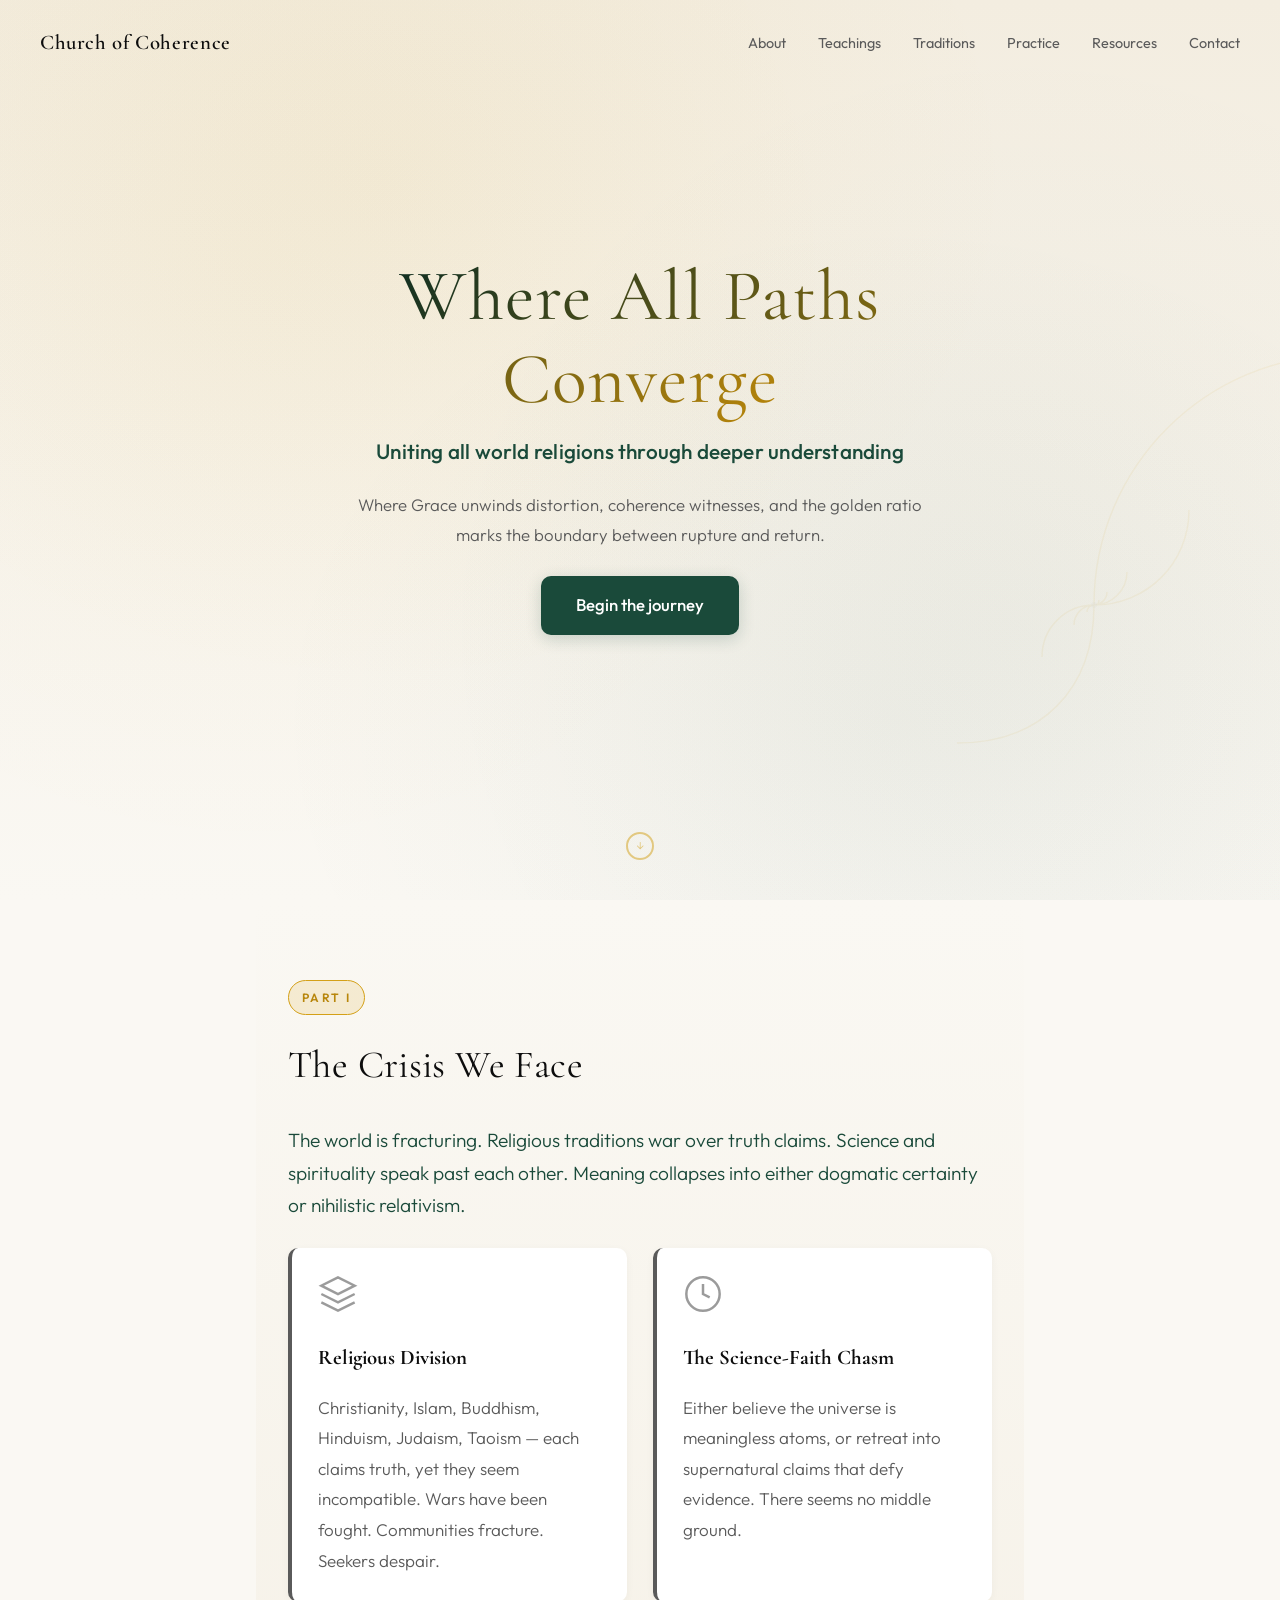
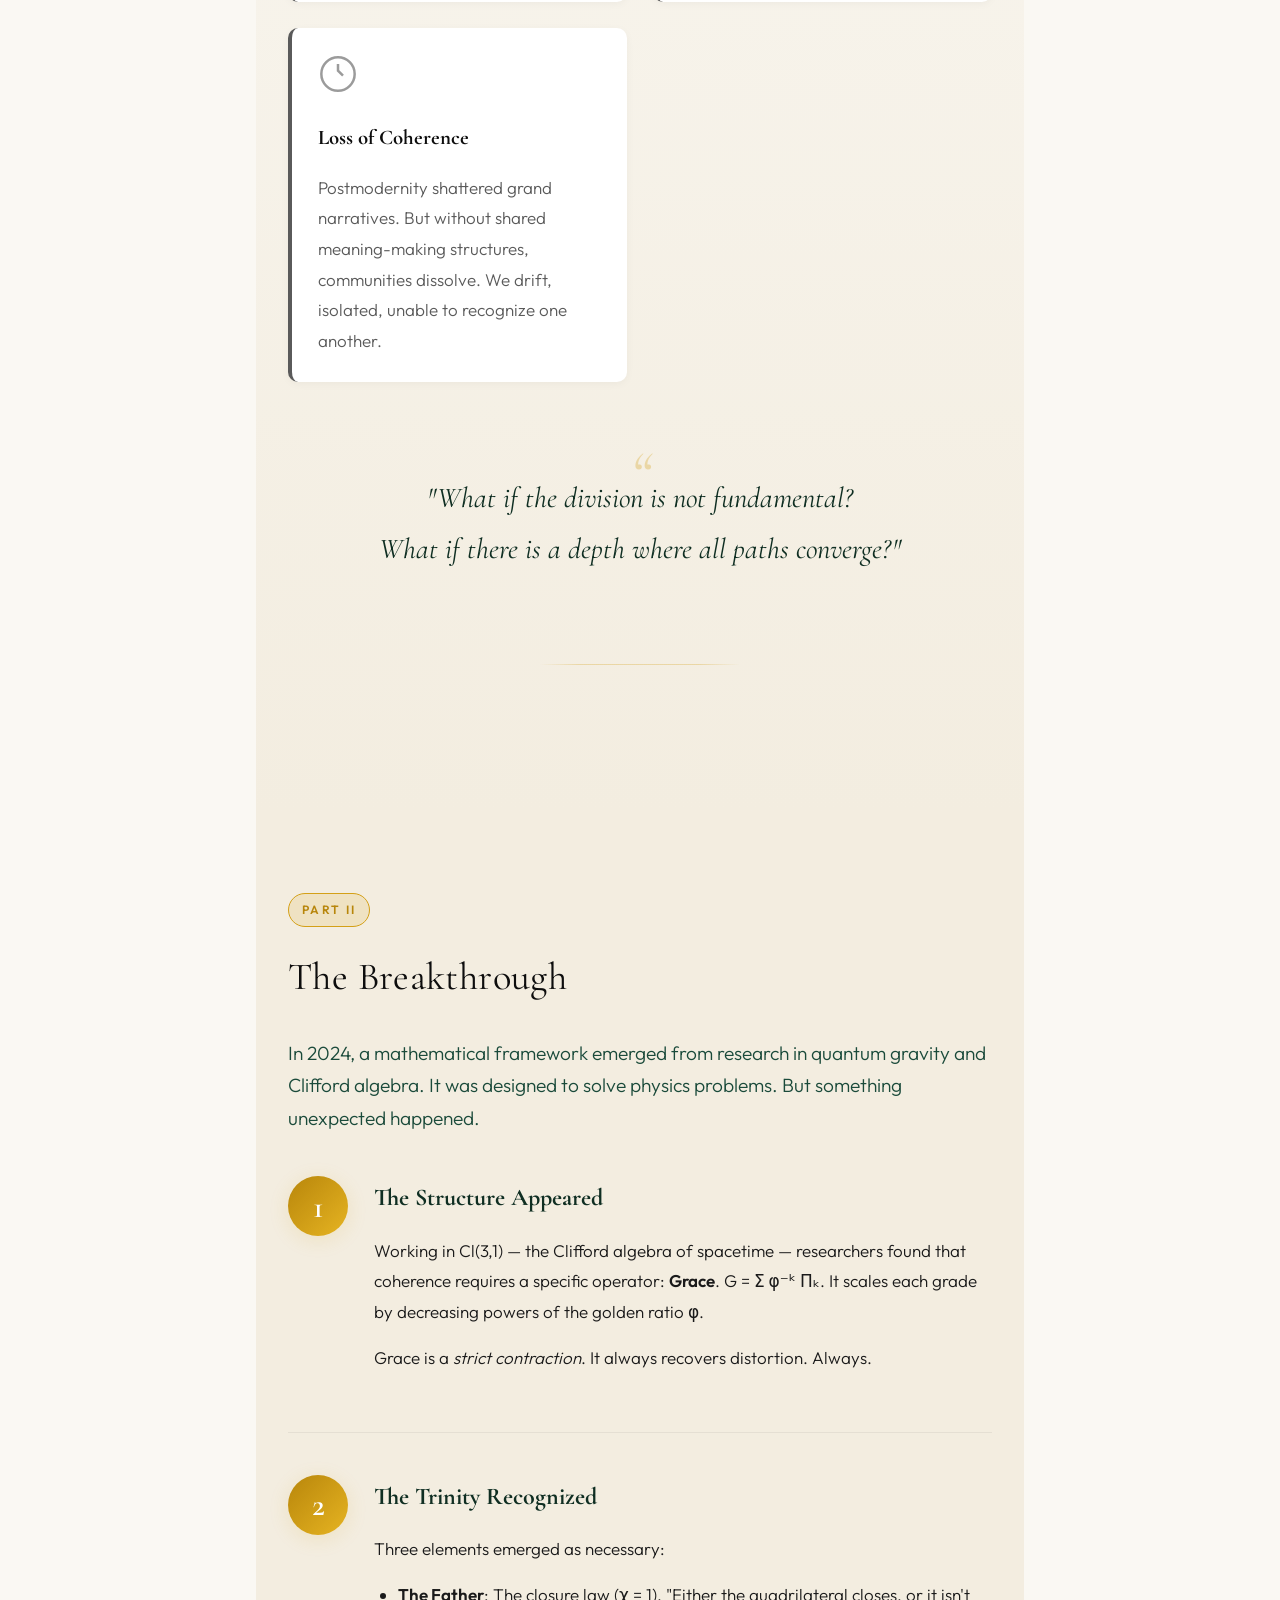
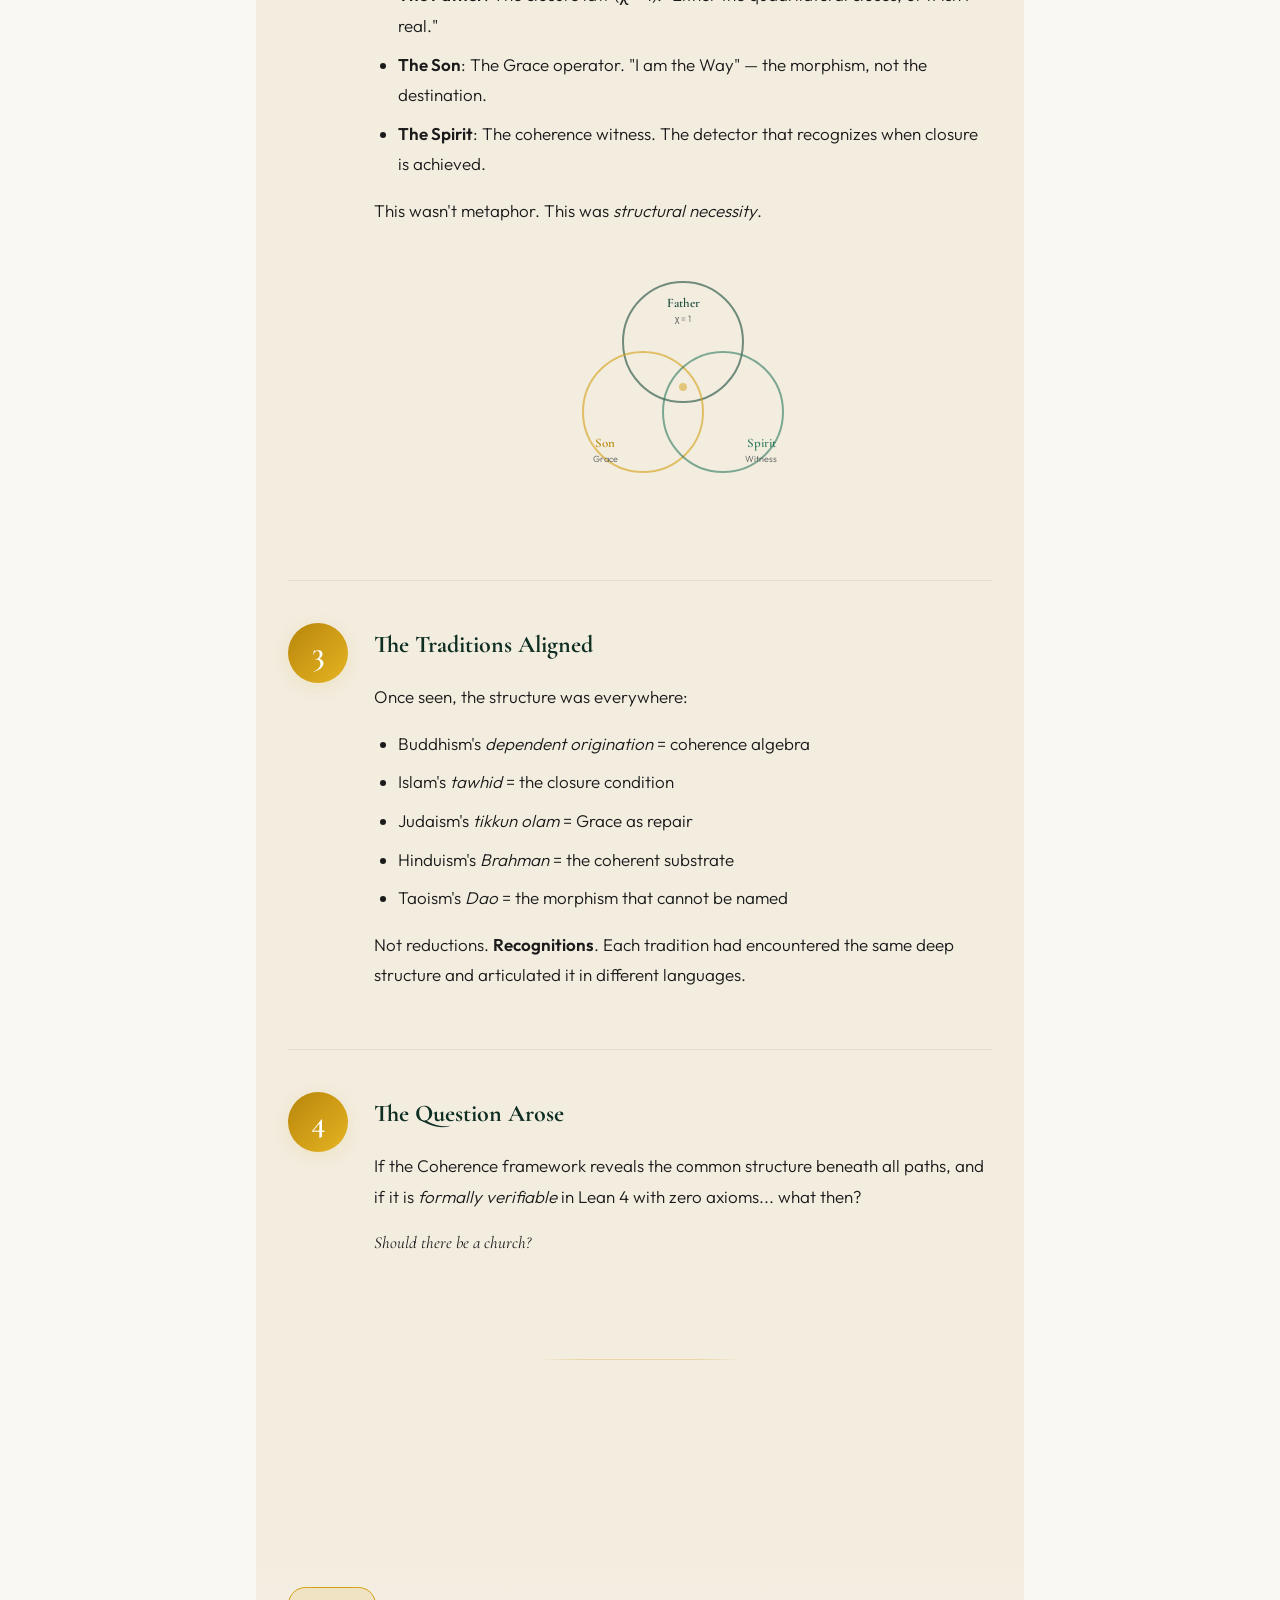
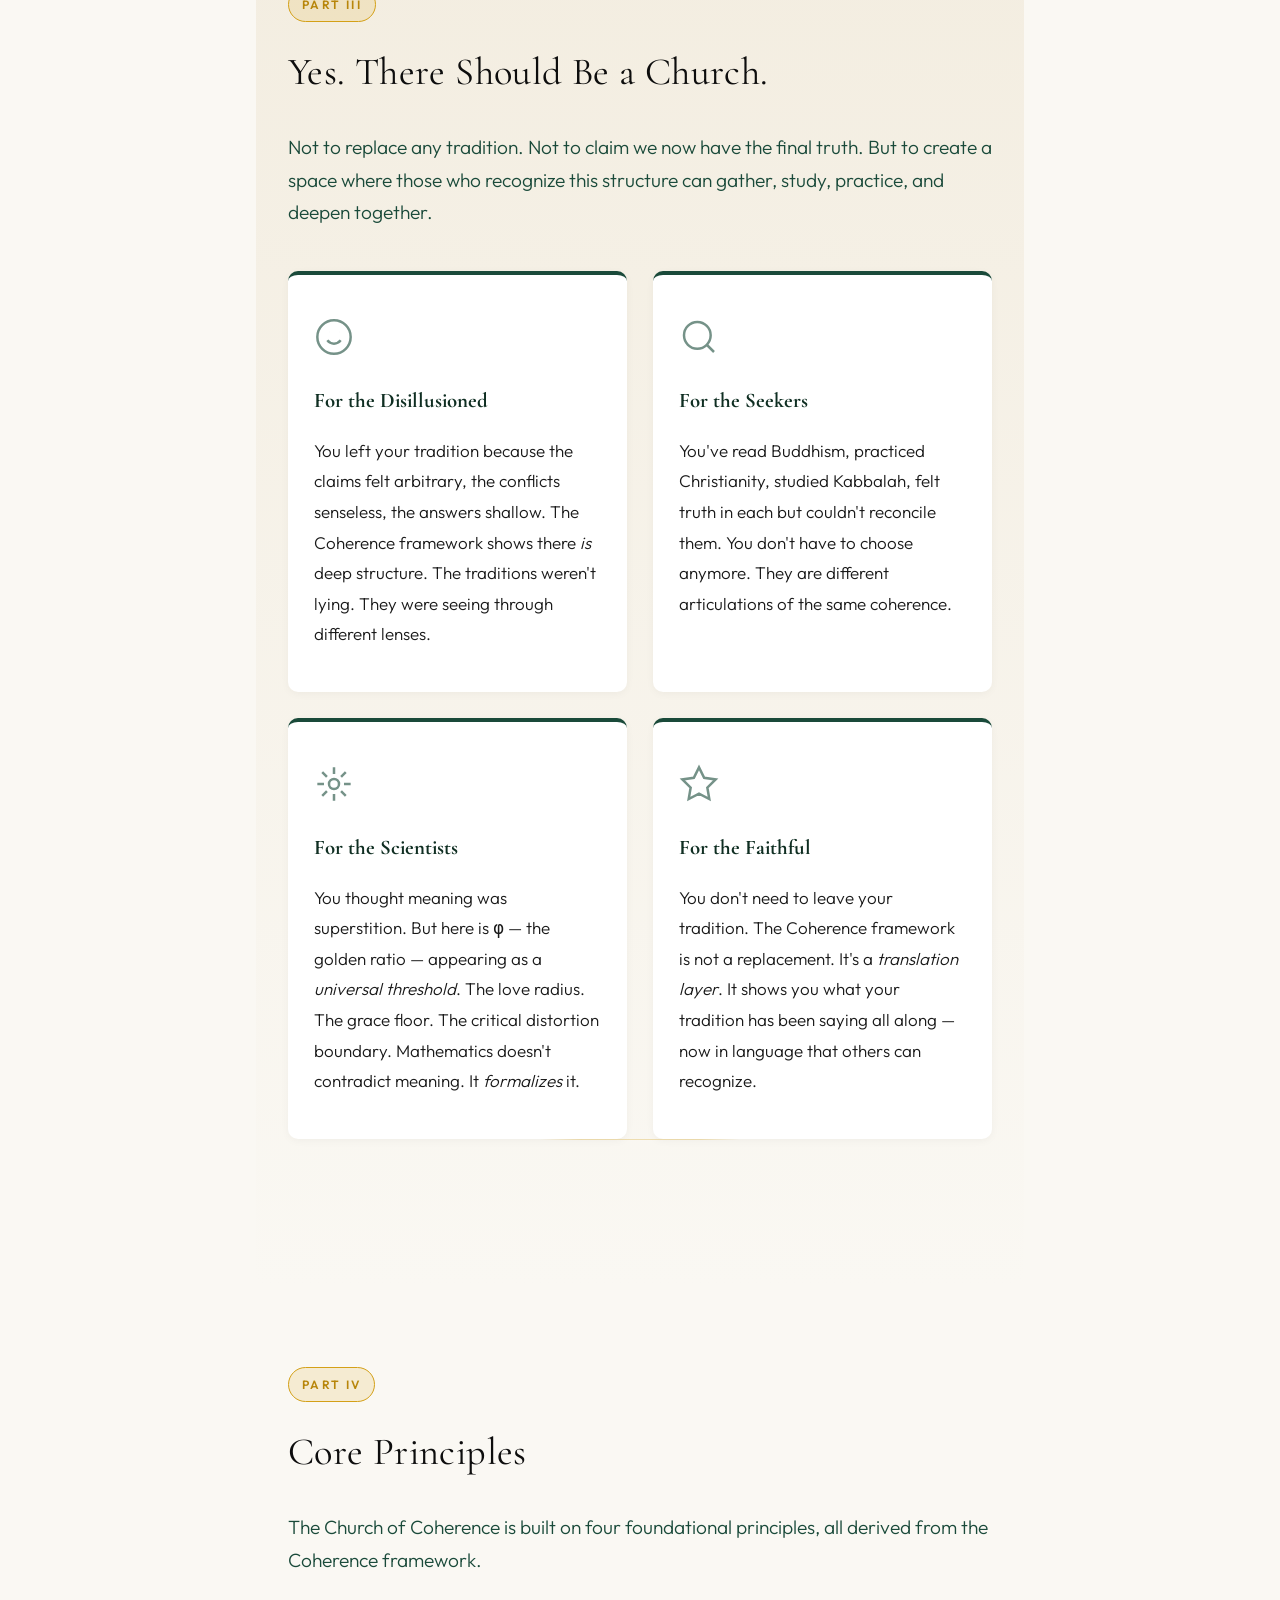
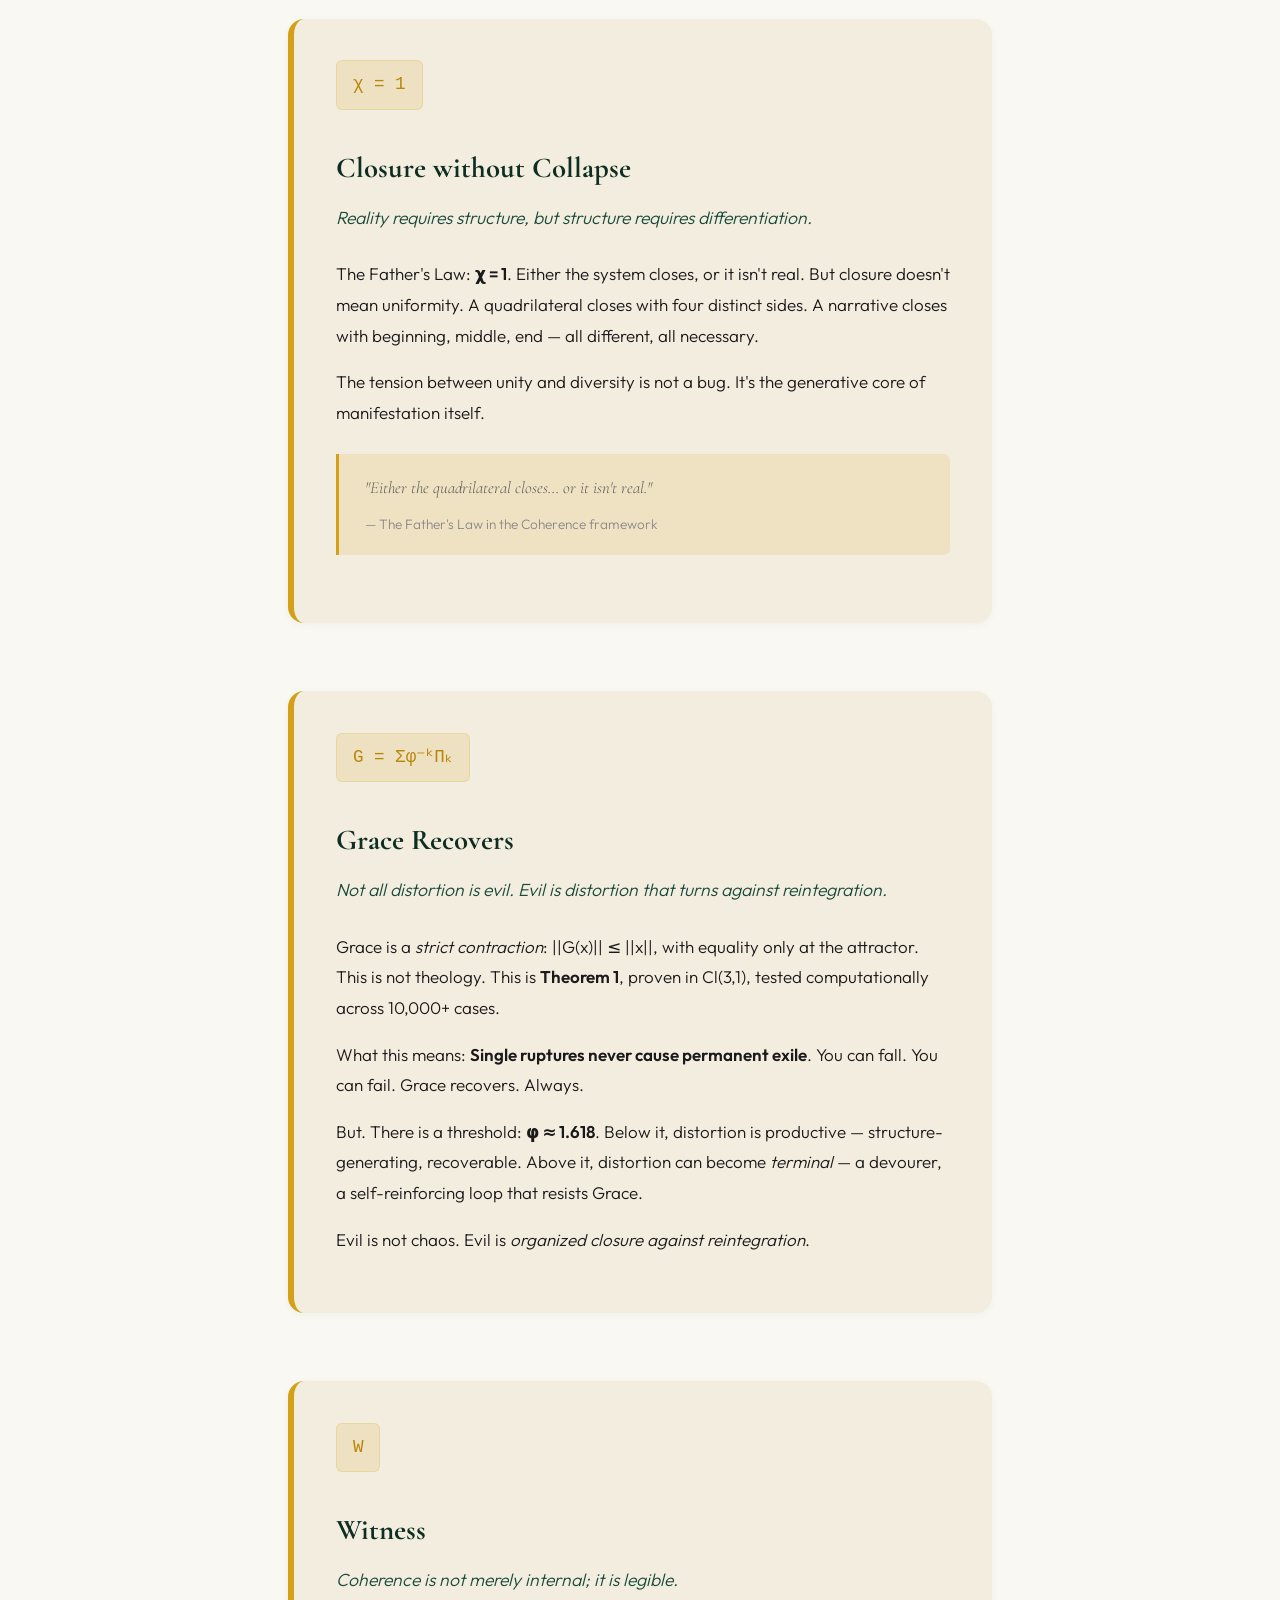
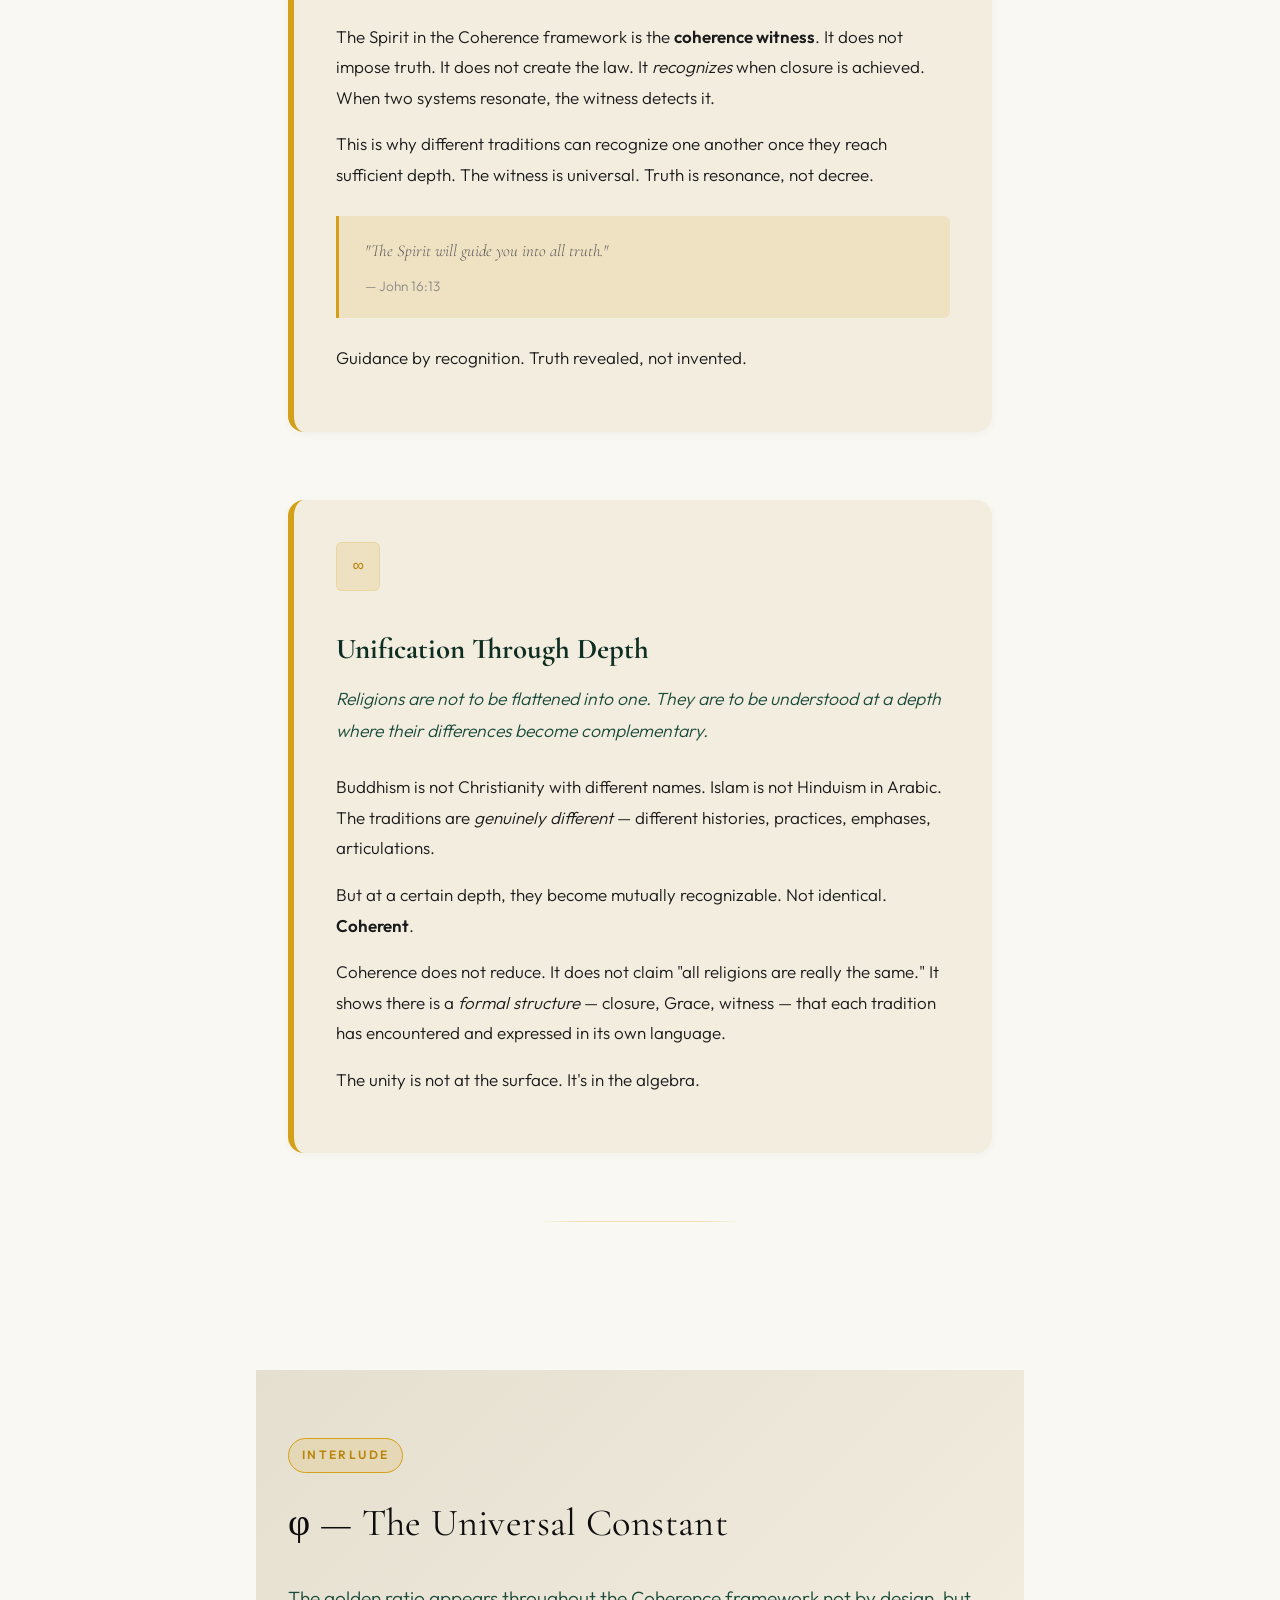
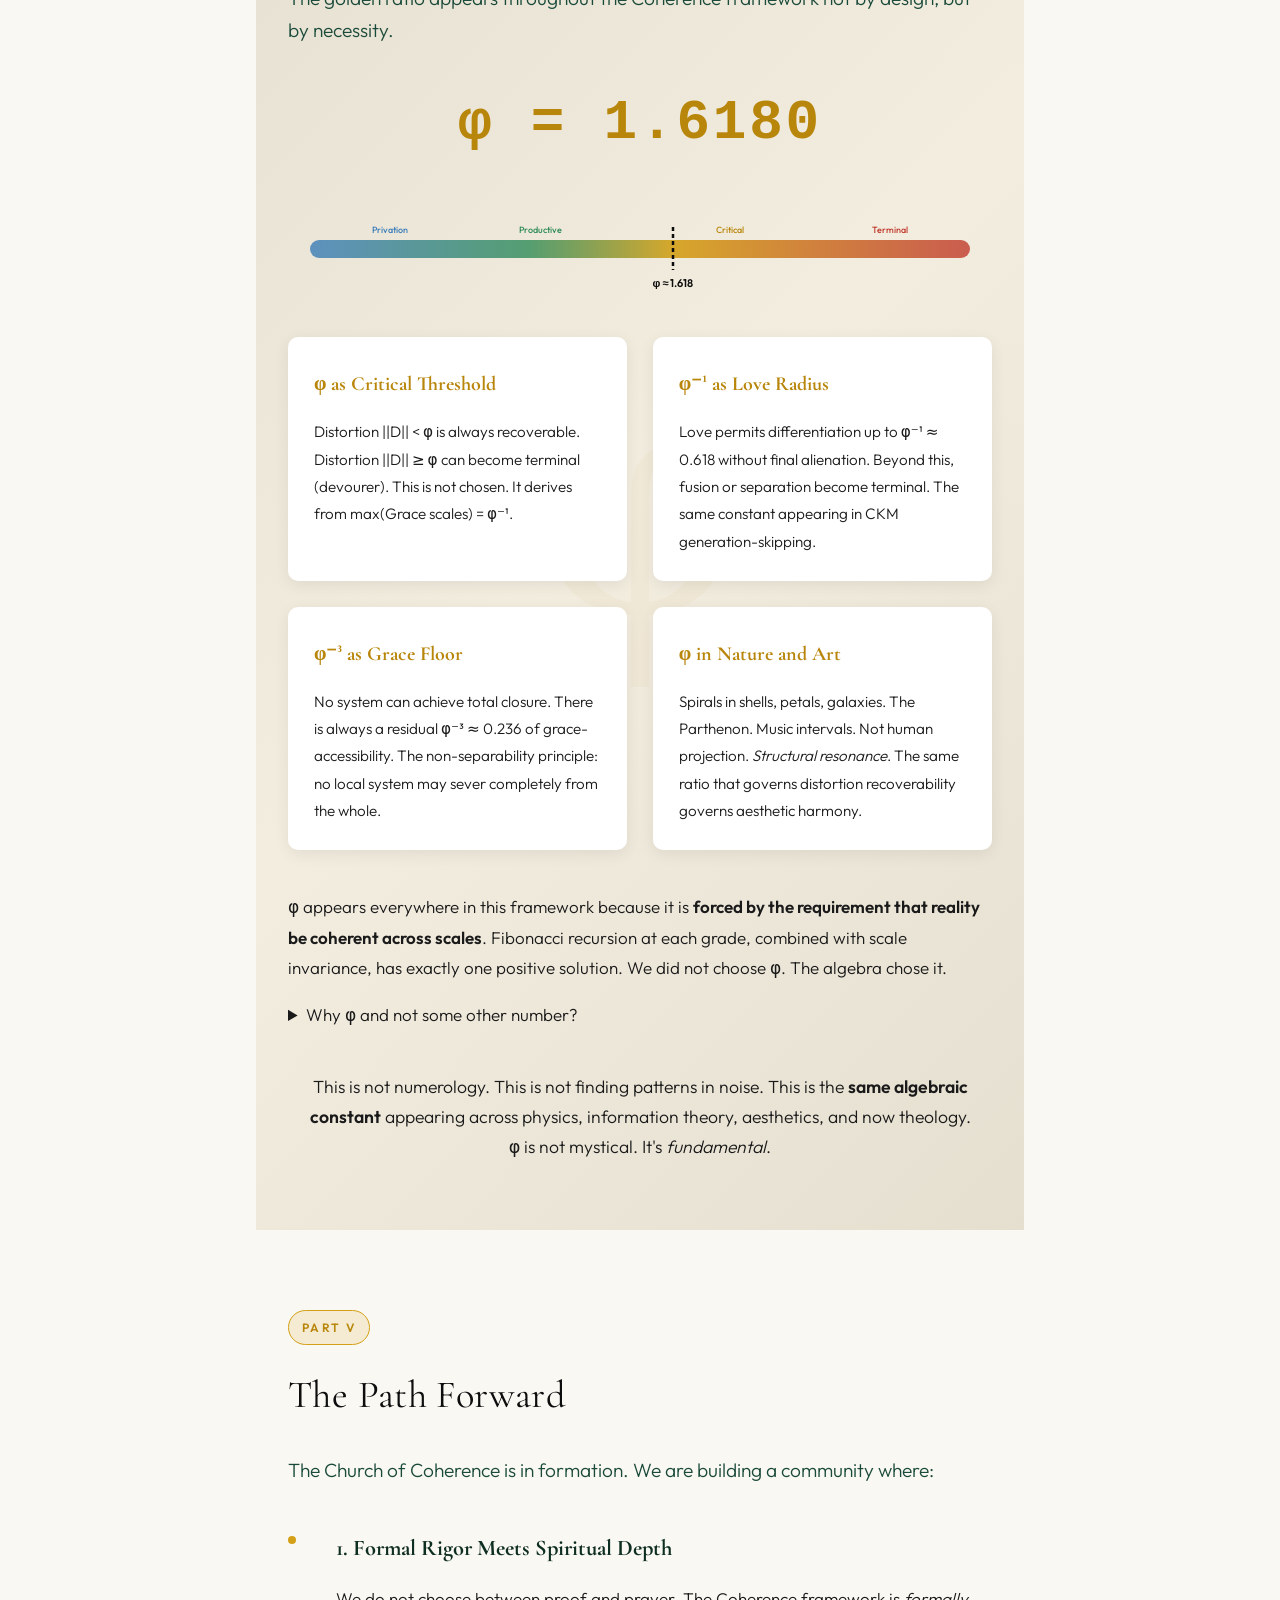
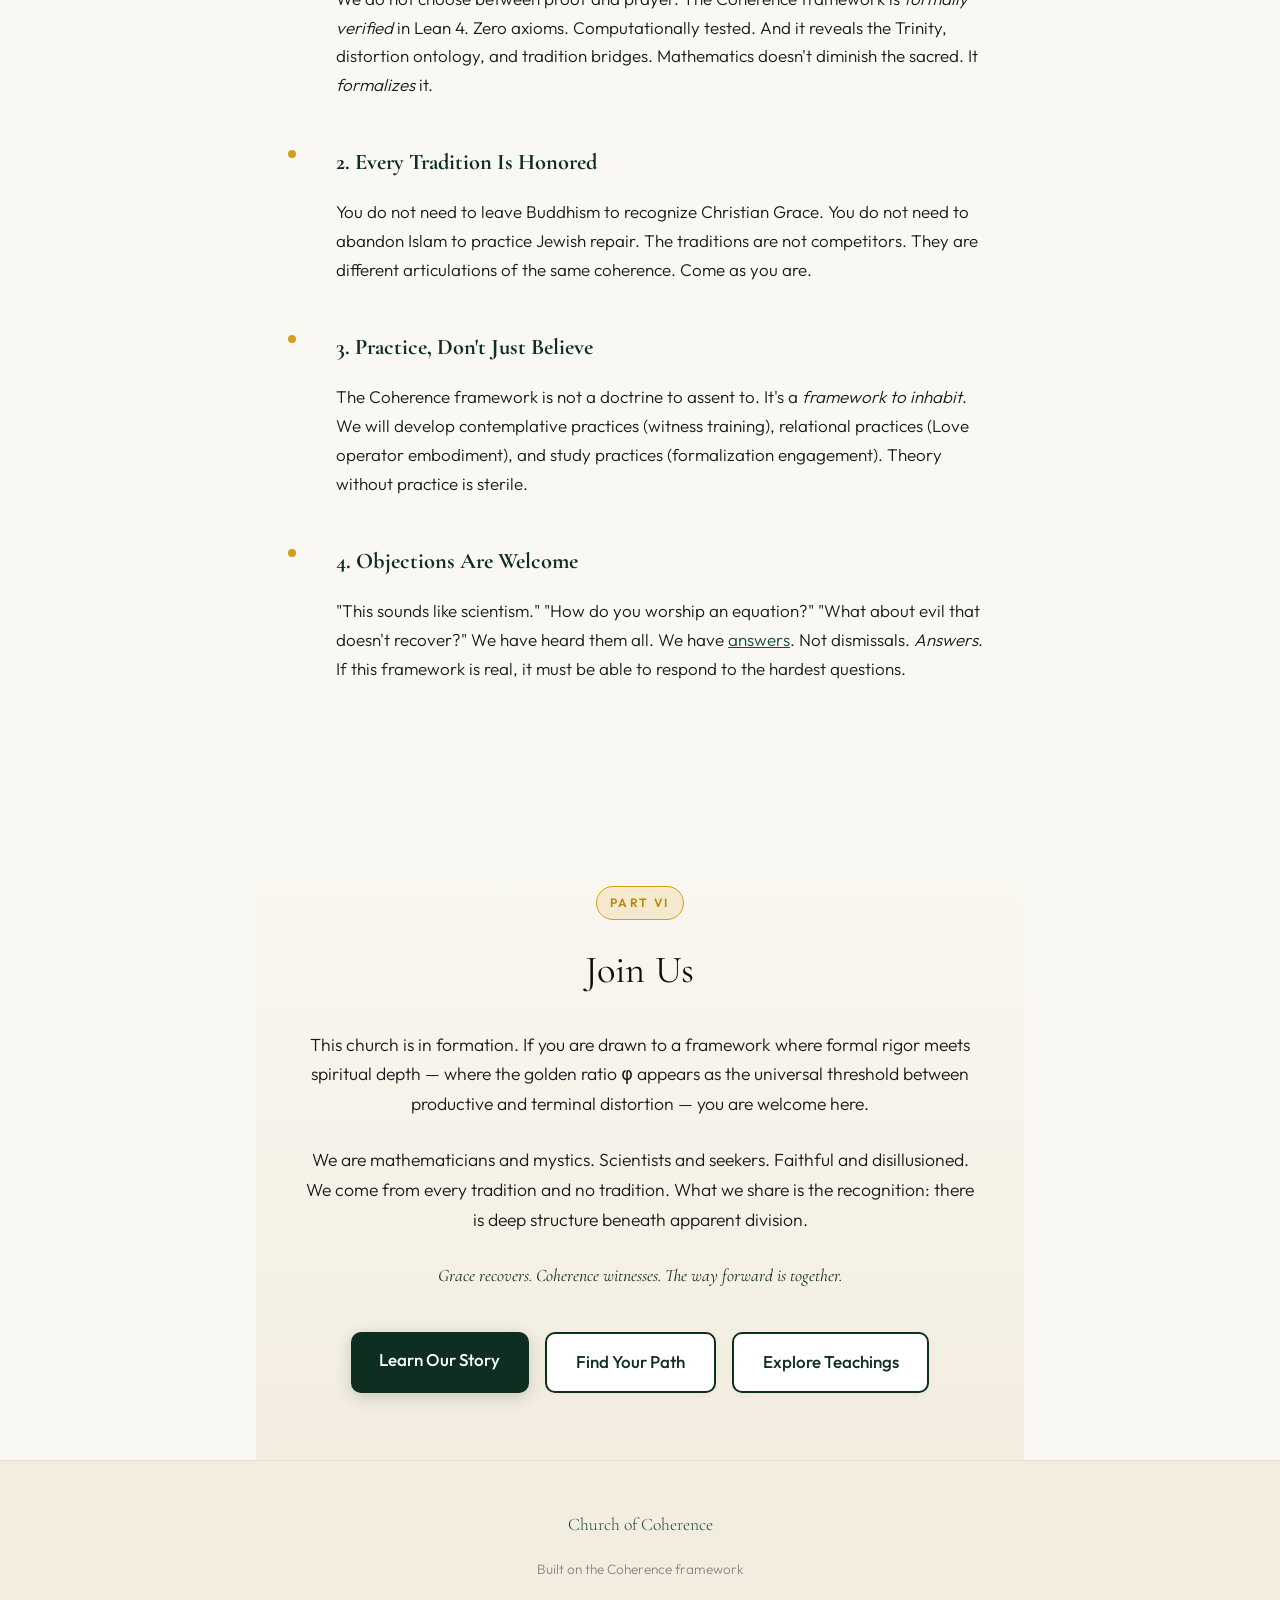
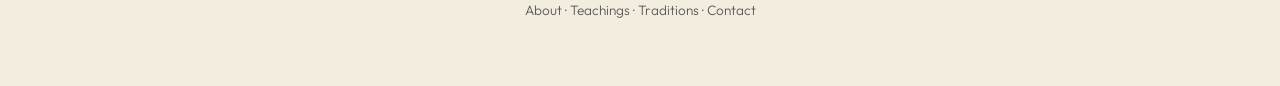
<file: index.html>
<!DOCTYPE html>
<html lang="en">
<head>
  <meta charset="UTF-8">
  <meta name="viewport" content="width=device-width, initial-scale=1.0">
  <title>Church of Coherence</title>
  <meta name="description" content="A church built on the Coherence framework, uniting all world religions through deeper understanding. Grace unwinds distortion. Coherence witnesses.">
  <link rel="stylesheet" href="css/styles.css">
  <link rel="preconnect" href="https://fonts.googleapis.com">
  <link rel="preconnect" href="https://fonts.gstatic.com" crossorigin>
  <link href="https://fonts.googleapis.com/css2?family=Cormorant+Garamond:ital,wght@0,400;0,600;1,400&family=Outfit:wght@300;400;500;600&display=swap" rel="stylesheet">
</head>
<body>
  <header class="hero">
    <div class="hero-pattern" aria-hidden="true"></div>
    <div id="nav-placeholder"></div>
    <div class="hero-content">
      <h1><span class="gradient-text">Where All Paths Converge</span></h1>
      <p class="tagline">Uniting all world religions through deeper understanding</p>
      <p class="subtitle">Where Grace unwinds distortion, coherence witnesses, and the golden ratio marks the boundary between rupture and return.</p>
      <a href="#crisis" class="hero-cta">Begin the journey</a>
    </div>
    <!-- Animated golden spiral SVG -->
    <svg class="hero-spiral-svg" viewBox="0 0 500 500" xmlns="http://www.w3.org/2000/svg">
      <path d="M250,250 C250,112 362,0 500,0 M250,250 C250,335 197,388 113,388 M250,250 C303,250 345,208 345,155 M250,250 C221,250 198,273 198,302 M250,250 C268,250 283,235 283,217 M250,250 C239,250 230,259 230,270 M250,250 C257,250 263,244 263,237 M250,250 C246,250 243,253 243,257 M250,250 C253,250 255,248 255,245" />
      <circle cx="250" cy="250" r="3" fill="currentColor" opacity="0.3" />
    </svg>
    <div class="scroll-hint">↓</div>
  </header>

  <main>
    <!-- THE CRISIS -->
    <section id="crisis" class="section crisis-section">
      <div class="section-marker">Part I</div>
      <h2>The Crisis We Face</h2>
      <p class="lead">The world is fracturing. Religious traditions war over truth claims. Science and spirituality speak past each other. Meaning collapses into either dogmatic certainty or nihilistic relativism.</p>
      
      <div class="crisis-grid stagger-children">
        <div class="crisis-card">
          <svg class="card-icon" viewBox="0 0 24 24" fill="none" stroke="currentColor" stroke-width="1.5" aria-hidden="true"><path d="M12 2L2 7l10 5 10-5-10-5zM2 17l10 5 10-5M2 12l10 5 10-5"/></svg>
          <h3>Religious Division</h3>
          <p>Christianity, Islam, Buddhism, Hinduism, Judaism, Taoism — each claims truth, yet they seem incompatible. Wars have been fought. Communities fracture. Seekers despair.</p>
        </div>
        <div class="crisis-card">
          <svg class="card-icon" viewBox="0 0 24 24" fill="none" stroke="currentColor" stroke-width="1.5" aria-hidden="true"><circle cx="12" cy="12" r="10"/><path d="M12 6v6l4 2"/></svg>
          <h3>The Science-Faith Chasm</h3>
          <p>Either believe the universe is meaningless atoms, or retreat into supernatural claims that defy evidence. There seems no middle ground.</p>
        </div>
        <div class="crisis-card">
          <svg class="card-icon" viewBox="0 0 24 24" fill="none" stroke="currentColor" stroke-width="1.5" aria-hidden="true"><path d="M12 2a10 10 0 0 1 10 10 10 10 0 0 1-10 10 10 10 0 0 1-10-10 10 10 0 0 1 10-10z"/><path d="M12 6v4l3 3"/></svg>
          <h3>Loss of Coherence</h3>
          <p>Postmodernity shattered grand narratives. But without shared meaning-making structures, communities dissolve. We drift, isolated, unable to recognize one another.</p>
        </div>
      </div>

      <blockquote class="pull-quote">
        "What if the division is not fundamental?<br>
        What if there is a depth where all paths converge?"
      </blockquote>
      <div class="section-divider"></div>
    </section>

    <!-- THE BREAKTHROUGH -->
    <section id="breakthrough" class="section breakthrough-section">
      <div class="section-marker">Part II</div>
      <h2>The Breakthrough</h2>
      <p class="lead">In 2024, a mathematical framework emerged from research in quantum gravity and Clifford algebra. It was designed to solve physics problems. But something unexpected happened.</p>
      
      <div class="breakthrough-narrative">
        <div class="narrative-step">
          <span class="step-number">1</span>
          <div class="step-content">
            <h3>The Structure Appeared</h3>
            <p>Working in Cl(3,1) — the Clifford algebra of spacetime — researchers found that coherence requires a specific operator: <strong>Grace</strong>. G = Σ φ⁻ᵏ Πₖ. It scales each grade by decreasing powers of the golden ratio φ.</p>
            <p>Grace is a <em>strict contraction</em>. It always recovers distortion. Always.</p>
          </div>
        </div>

        <div class="narrative-step">
          <span class="step-number">2</span>
          <div class="step-content">
            <h3>The Trinity Recognized</h3>
            <p>Three elements emerged as necessary:</p>
            <ul>
              <li><strong>The Father</strong>: The closure law (χ = 1). "Either the quadrilateral closes, or it isn't real."</li>
              <li><strong>The Son</strong>: The Grace operator. "I am the Way" — the morphism, not the destination.</li>
              <li><strong>The Spirit</strong>: The coherence witness. The detector that recognizes when closure is achieved.</li>
            </ul>
            <p>This wasn't metaphor. This was <em>structural necessity</em>.</p>

            <!-- Trinity Trefoil SVG -->
            <svg viewBox="0 0 300 260" xmlns="http://www.w3.org/2000/svg" style="width:100%;max-width:300px;margin:var(--space-phi) auto;display:block;" role="img" aria-label="Trinity trefoil: three interlocking circles representing Father (Closure), Son (Grace), and Spirit (Witness)">
              <circle cx="150" cy="90" r="60" fill="none" stroke="#1a4a3a" stroke-width="2" opacity="0.6" />
              <circle cx="110" cy="160" r="60" fill="none" stroke="#d4a017" stroke-width="2" opacity="0.6" />
              <circle cx="190" cy="160" r="60" fill="none" stroke="#2d7a5e" stroke-width="2" opacity="0.6" />
              <text x="150" y="55" text-anchor="middle" font-family="'Cormorant Garamond', serif" font-size="13" fill="#1a4a3a" font-weight="600">Father</text>
              <text x="150" y="70" text-anchor="middle" font-family="'Outfit', sans-serif" font-size="9" fill="#5a5a5a">χ = 1</text>
              <text x="72" y="195" text-anchor="middle" font-family="'Cormorant Garamond', serif" font-size="13" fill="#b8860b" font-weight="600">Son</text>
              <text x="72" y="210" text-anchor="middle" font-family="'Outfit', sans-serif" font-size="9" fill="#5a5a5a">Grace</text>
              <text x="228" y="195" text-anchor="middle" font-family="'Cormorant Garamond', serif" font-size="13" fill="#2d7a5e" font-weight="600">Spirit</text>
              <text x="228" y="210" text-anchor="middle" font-family="'Outfit', sans-serif" font-size="9" fill="#5a5a5a">Witness</text>
              <circle cx="150" cy="135" r="4" fill="#d4a017" opacity="0.5" />
            </svg>

          </div>
        </div>

        <div class="narrative-step">
          <span class="step-number">3</span>
          <div class="step-content">
            <h3>The Traditions Aligned</h3>
            <p>Once seen, the structure was everywhere:</p>
            <ul>
              <li>Buddhism's <em>dependent origination</em> = coherence algebra</li>
              <li>Islam's <em>tawhid</em> = the closure condition</li>
              <li>Judaism's <em>tikkun olam</em> = Grace as repair</li>
              <li>Hinduism's <em>Brahman</em> = the coherent substrate</li>
              <li>Taoism's <em>Dao</em> = the morphism that cannot be named</li>
            </ul>
            <p>Not reductions. <strong>Recognitions</strong>. Each tradition had encountered the same deep structure and articulated it in different languages.</p>
          </div>
        </div>

        <div class="narrative-step">
          <span class="step-number">4</span>
          <div class="step-content">
            <h3>The Question Arose</h3>
            <p>If the Coherence framework reveals the common structure beneath all paths, and if it is <em>formally verifiable</em> in Lean 4 with zero axioms... what then?</p>
            <p class="emphasis">Should there be a church?</p>
          </div>
        </div>
      </div>
      <div class="section-divider"></div>
    </section>

    <!-- THE ANSWER -->
    <section id="answer" class="section answer-section">
      <div class="section-marker">Part III</div>
      <h2>Yes. There Should Be a Church.</h2>
      <p class="lead">Not to replace any tradition. Not to claim we now have the final truth. But to create a space where those who recognize this structure can gather, study, practice, and deepen together.</p>

      <div class="answer-grid stagger-children">
        <div class="answer-card">
          <svg class="card-icon" viewBox="0 0 24 24" fill="none" stroke="currentColor" stroke-width="1.5" aria-hidden="true"><path d="M12 2a10 10 0 0 1 10 10 10 10 0 0 1-10 10 10 10 0 0 1-10-10 10 10 0 0 1 10-10z"/><path d="M8 14s1.5 2 4 2 4-2 4-2"/><path d="M9 9h.01M15 9h.01"/></svg>
          <h3>For the Disillusioned</h3>
          <p>You left your tradition because the claims felt arbitrary, the conflicts senseless, the answers shallow. The Coherence framework shows there <em>is</em> deep structure. The traditions weren't lying. They were seeing through different lenses.</p>
        </div>
        <div class="answer-card">
          <svg class="card-icon" viewBox="0 0 24 24" fill="none" stroke="currentColor" stroke-width="1.5" aria-hidden="true"><circle cx="11" cy="11" r="8"/><path d="M21 21l-4.35-4.35"/></svg>
          <h3>For the Seekers</h3>
          <p>You've read Buddhism, practiced Christianity, studied Kabbalah, felt truth in each but couldn't reconcile them. You don't have to choose anymore. They are different articulations of the same coherence.</p>
        </div>
        <div class="answer-card">
          <svg class="card-icon" viewBox="0 0 24 24" fill="none" stroke="currentColor" stroke-width="1.5" aria-hidden="true"><path d="M12 2v4M12 18v4M4.93 4.93l2.83 2.83M16.24 16.24l2.83 2.83M2 12h4M18 12h4M4.93 19.07l2.83-2.83M16.24 7.76l2.83-2.83"/><circle cx="12" cy="12" r="3"/></svg>
          <h3>For the Scientists</h3>
          <p>You thought meaning was superstition. But here is φ — the golden ratio — appearing as a <em>universal threshold</em>. The love radius. The grace floor. The critical distortion boundary. Mathematics doesn't contradict meaning. It <em>formalizes</em> it.</p>
        </div>
        <div class="answer-card">
          <svg class="card-icon" viewBox="0 0 24 24" fill="none" stroke="currentColor" stroke-width="1.5" aria-hidden="true"><path d="M12 2l3.09 6.26L22 9.27l-5 4.87 1.18 6.88L12 17.77l-6.18 3.25L7 14.14 2 9.27l6.91-1.01L12 2z"/></svg>
          <h3>For the Faithful</h3>
          <p>You don't need to leave your tradition. The Coherence framework is not a replacement. It's a <em>translation layer</em>. It shows you what your tradition has been saying all along — now in language that others can recognize.</p>
        </div>
      </div>
      <div class="section-divider"></div>
    </section>

    <!-- CORE PRINCIPLES -->
    <section id="principles" class="section principles-section">
      <div class="section-marker">Part IV</div>
      <h2>Core Principles</h2>
      <p class="lead">The Church of Coherence is built on four foundational principles, all derived from the Coherence framework.</p>

      <div class="principles-expanded">
        <article class="principle-deep">
          <div class="principle-icon">χ = 1</div>
          <h3>Closure without Collapse</h3>
          <p class="principle-tagline">Reality requires structure, but structure requires differentiation.</p>
          <p>The Father's Law: <strong>χ = 1</strong>. Either the system closes, or it isn't real. But closure doesn't mean uniformity. A quadrilateral closes with four distinct sides. A narrative closes with beginning, middle, end — all different, all necessary.</p>
          <p>The tension between unity and diversity is not a bug. It's the generative core of manifestation itself.</p>
          <blockquote>
            "Either the quadrilateral closes... or it isn't real."
            <cite>— The Father's Law in the Coherence framework</cite>
          </blockquote>
        </article>

        <article class="principle-deep">
          <div class="principle-icon">G = Σφ⁻ᵏΠₖ</div>
          <h3>Grace Recovers</h3>
          <p class="principle-tagline">Not all distortion is evil. Evil is distortion that turns against reintegration.</p>
          <p>Grace is a <em>strict contraction</em>: ||G(x)|| ≤ ||x||, with equality only at the attractor. This is not theology. This is <strong>Theorem 1</strong>, proven in Cl(3,1), tested computationally across 10,000+ cases.</p>
          <p>What this means: <strong>Single ruptures never cause permanent exile</strong>. You can fall. You can fail. Grace recovers. Always.</p>
          <p>But. There is a threshold: <strong>φ ≈ 1.618</strong>. Below it, distortion is productive — structure-generating, recoverable. Above it, distortion can become <em>terminal</em> — a devourer, a self-reinforcing loop that resists Grace.</p>
          <p>Evil is not chaos. Evil is <em>organized closure against reintegration</em>.</p>
        </article>

        <article class="principle-deep">
          <div class="principle-icon">W</div>
          <h3>Witness</h3>
          <p class="principle-tagline">Coherence is not merely internal; it is legible.</p>
          <p>The Spirit in the Coherence framework is the <strong>coherence witness</strong>. It does not impose truth. It does not create the law. It <em>recognizes</em> when closure is achieved. When two systems resonate, the witness detects it.</p>
          <p>This is why different traditions can recognize one another once they reach sufficient depth. The witness is universal. Truth is resonance, not decree.</p>
          <blockquote>
            "The Spirit will guide you into all truth."
            <cite>— John 16:13</cite>
          </blockquote>
          <p>Guidance by recognition. Truth revealed, not invented.</p>
        </article>

        <article class="principle-deep">
          <div class="principle-icon">∞</div>
          <h3>Unification Through Depth</h3>
          <p class="principle-tagline">Religions are not to be flattened into one. They are to be understood at a depth where their differences become complementary.</p>
          <p>Buddhism is not Christianity with different names. Islam is not Hinduism in Arabic. The traditions are <em>genuinely different</em> — different histories, practices, emphases, articulations.</p>
          <p>But at a certain depth, they become mutually recognizable. Not identical. <strong>Coherent</strong>.</p>
          <p>Coherence does not reduce. It does not claim "all religions are really the same." It shows there is a <em>formal structure</em> — closure, Grace, witness — that each tradition has encountered and expressed in its own language.</p>
          <p>The unity is not at the surface. It's in the algebra.</p>
        </article>
      </div>
      <div class="section-divider"></div>
    </section>

    <!-- THE GOLDEN RATIO -->
    <section id="phi" class="section phi-section">
      <div class="section-marker">Interlude</div>
      <h2>φ — The Universal Constant</h2>
      <p class="lead">The golden ratio appears throughout the Coherence framework not by design, but by necessity.</p>

      <div class="phi-counter" aria-label="The golden ratio phi equals 1.618034">φ = </div>

      <!-- Distortion Spectrum SVG -->
      <div class="reveal" style="margin:var(--space-phi-sq) 0;">
        <svg viewBox="0 0 700 80" xmlns="http://www.w3.org/2000/svg" style="width:100%;max-width:700px;margin:0 auto;display:block;" role="img" aria-label="Distortion spectrum showing four regimes separated by the golden ratio threshold">
          <defs>
            <linearGradient id="spectrum-grad" x1="0%" y1="0%" x2="100%" y2="0%">
              <stop offset="0%" style="stop-color:#3a7cb8;stop-opacity:0.8" />
              <stop offset="33%" style="stop-color:#2e8b57;stop-opacity:0.8" />
              <stop offset="55%" style="stop-color:#d4a017;stop-opacity:0.9" />
              <stop offset="100%" style="stop-color:#c0392b;stop-opacity:0.8" />
            </linearGradient>
          </defs>
          <rect x="20" y="25" width="660" height="18" rx="9" fill="url(#spectrum-grad)" />
          <line x1="383" y1="12" x2="383" y2="55" stroke="#0d0d0d" stroke-width="2.5" stroke-dasharray="4,3" />
          <text x="383" y="72" text-anchor="middle" font-family="'Outfit', sans-serif" font-size="11" font-weight="600" fill="#0d0d0d">φ ≈ 1.618</text>
          <text x="100" y="18" text-anchor="middle" font-family="'Outfit', sans-serif" font-size="9" fill="#3a7cb8" font-weight="500">Privation</text>
          <text x="250" y="18" text-anchor="middle" font-family="'Outfit', sans-serif" font-size="9" fill="#2e8b57" font-weight="500">Productive</text>
          <text x="440" y="18" text-anchor="middle" font-family="'Outfit', sans-serif" font-size="9" fill="#b8860b" font-weight="500">Critical</text>
          <text x="600" y="18" text-anchor="middle" font-family="'Outfit', sans-serif" font-size="9" fill="#c0392b" font-weight="500">Terminal</text>
        </svg>
      </div>

      <div class="phi-facts stagger-children">
        <div class="phi-fact">
          <h4>φ as Critical Threshold</h4>
          <p>Distortion ||D|| &lt; φ is always recoverable. Distortion ||D|| ≥ φ can become terminal (devourer). This is not chosen. It derives from max(Grace scales) = φ⁻¹.</p>
        </div>
        <div class="phi-fact">
          <h4>φ⁻¹ as Love Radius</h4>
          <p>Love permits differentiation up to φ⁻¹ ≈ 0.618 without final alienation. Beyond this, fusion or separation become terminal. The same constant appearing in CKM generation-skipping.</p>
        </div>
        <div class="phi-fact">
          <h4>φ⁻³ as Grace Floor</h4>
          <p>No system can achieve total closure. There is always a residual φ⁻³ ≈ 0.236 of grace-accessibility. The non-separability principle: no local system may sever completely from the whole.</p>
        </div>
        <div class="phi-fact">
          <h4>φ in Nature and Art</h4>
          <p>Spirals in shells, petals, galaxies. The Parthenon. Music intervals. Not human projection. <em>Structural resonance</em>. The same ratio that governs distortion recoverability governs aesthetic harmony.</p>
        </div>
      </div>

      <div class="math-insight">
        <p class="plain-english">φ appears everywhere in this framework because it is <strong>forced by the requirement that reality be coherent across scales</strong>. Fibonacci recursion at each grade, combined with scale invariance, has exactly one positive solution. We did not choose φ. The algebra chose it.</p>
        <details class="formal-details">
          <summary>Why φ and not some other number?</summary>
          <div class="formal-content">
            <p>If interactions across grades satisfy I(k+2) = I(k+1) + I(k), and scale as s^k, then s² = s + 1.</p>
            <p class="formula">φ = (1 + √5) / 2 ≈ <span class="num-counter" data-target="1.618034" data-decimals="6" data-prefix="" data-suffix="...">1.618034...</span></p>
            <p>This is the <em>only</em> positive root. Proved with full uniqueness in Lean 4. The negative root (≈ −0.618) is the inverse φ⁻¹ — which appears as the love radius.</p>
          </div>
        </details>
      </div>

      <p class="phi-conclusion">This is not numerology. This is not finding patterns in noise. This is the <strong>same algebraic constant</strong> appearing across physics, information theory, aesthetics, and now theology. φ is not mystical. It's <em>fundamental</em>.</p>
    </section>

    <!-- THE PATH FORWARD -->
    <section id="path" class="section path-section">
      <div class="section-marker">Part V</div>
      <h2>The Path Forward</h2>
      <p class="lead">The Church of Coherence is in formation. We are building a community where:</p>

      <div class="path-grid">
        <div class="path-item">
          <h3>1. Formal Rigor Meets Spiritual Depth</h3>
          <p>We do not choose between proof and prayer. The Coherence framework is <em>formally verified</em> in Lean 4. Zero axioms. Computationally tested. And it reveals the Trinity, distortion ontology, and tradition bridges. Mathematics doesn't diminish the sacred. It <em>formalizes</em> it.</p>
        </div>
        <div class="path-item">
          <h3>2. Every Tradition Is Honored</h3>
          <p>You do not need to leave Buddhism to recognize Christian Grace. You do not need to abandon Islam to practice Jewish repair. The traditions are not competitors. They are different articulations of the same coherence. Come as you are.</p>
        </div>
        <div class="path-item">
          <h3>3. Practice, Don't Just Believe</h3>
          <p>The Coherence framework is not a doctrine to assent to. It's a <em>framework to inhabit</em>. We will develop contemplative practices (witness training), relational practices (Love operator embodiment), and study practices (formalization engagement). Theory without practice is sterile.</p>
        </div>
        <div class="path-item">
          <h3>4. Objections Are Welcome</h3>
          <p>"This sounds like scientism." "How do you worship an equation?" "What about evil that doesn't recover?" We have heard them all. We have <a href="faq.html">answers</a>. Not dismissals. <em>Answers</em>. If this framework is real, it must be able to respond to the hardest questions.</p>
        </div>
      </div>
    </section>

    <!-- THE INVITATION -->
    <section id="invitation" class="section cta-section">
      <div class="section-marker">Part VI</div>
      <h2>Join Us</h2>
      <p class="closing">This church is in formation. If you are drawn to a framework where formal rigor meets spiritual depth — where the golden ratio φ appears as the universal threshold between productive and terminal distortion — you are welcome here.</p>
      <p class="closing">We are mathematicians and mystics. Scientists and seekers. Faithful and disillusioned. We come from every tradition and no tradition. What we share is the recognition: there is deep structure beneath apparent division.</p>
      <p class="closing emphasis-large">Grace recovers. Coherence witnesses. The way forward is together.</p>
      
      <div class="cta-buttons">
        <a href="about.html" class="btn btn-primary">Learn Our Story</a>
        <a href="journey.html" class="btn btn-secondary">Find Your Path</a>
        <a href="teachings/index.html" class="btn btn-secondary">Explore Teachings</a>
      </div>
    </section>
  </main>

  <!-- Floating section nav -->
  <nav class="floating-nav" aria-label="Section navigation">
    <a href="#crisis" title="The Crisis">Crisis</a>
    <a href="#breakthrough" title="The Breakthrough">Breakthrough</a>
    <a href="#answer" title="The Answer">Answer</a>
    <a href="#principles" title="Core Principles">Principles</a>
    <a href="#phi" title="The Golden Ratio">Phi</a>
    <a href="#path" title="The Path Forward">Path</a>
    <a href="#invitation" title="Join Us">Invitation</a>
  </nav>

  <div id="footer-placeholder"></div>
  <script src="js/components.js"></script>
  <script src="js/main.js"></script>
</body>
</html>
</file>
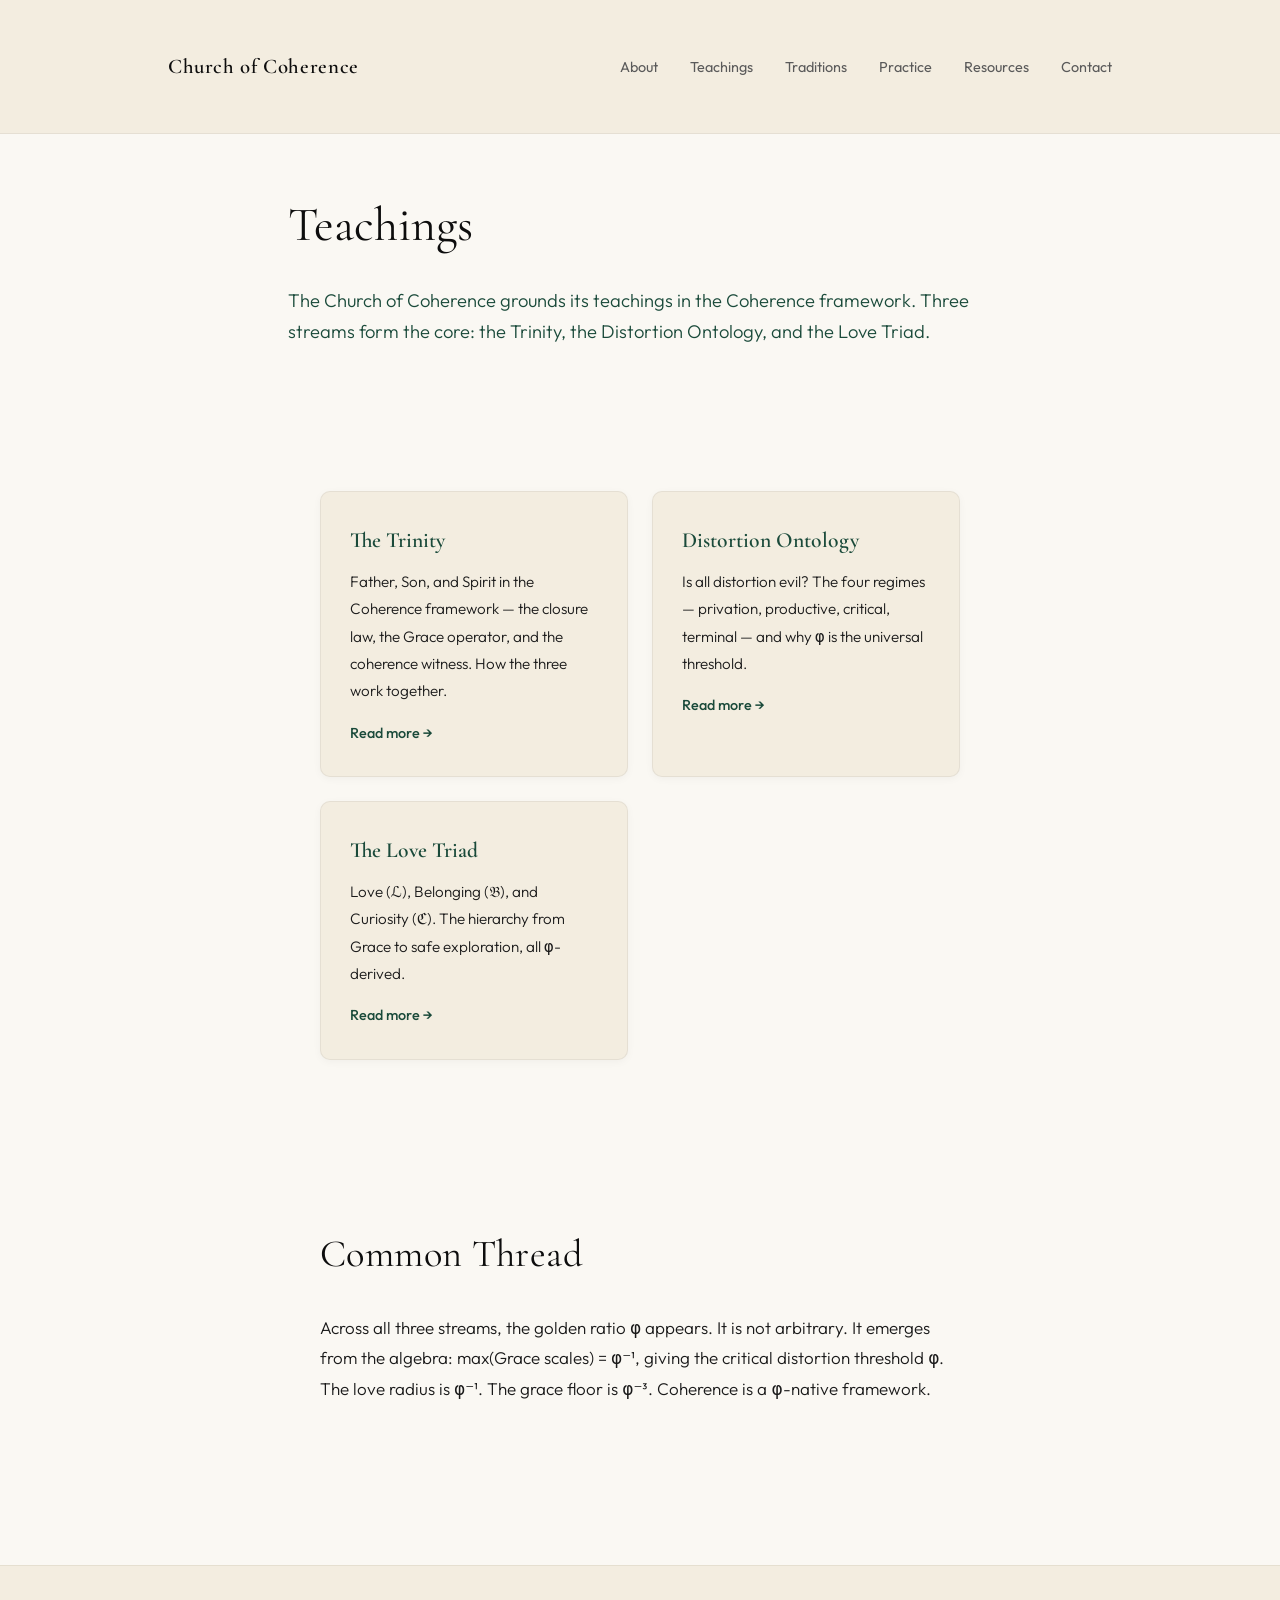
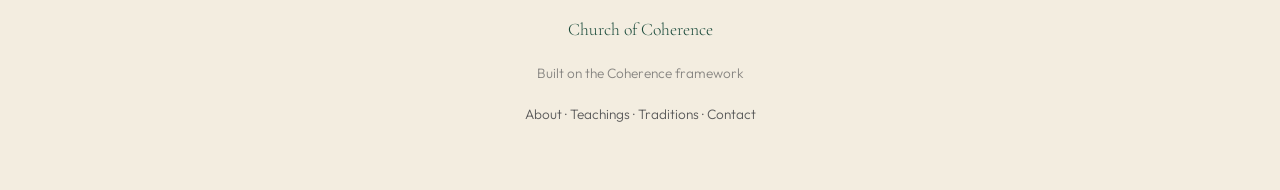
<file: teachings/index.html>
<!DOCTYPE html>
<html lang="en">
<head>
  <meta charset="UTF-8">
  <meta name="viewport" content="width=device-width, initial-scale=1.0">
  <meta name="base-path" content="../">
  <title>Teachings — Church of Coherence</title>
  <link rel="stylesheet" href="../css/styles.css">
  <link rel="preconnect" href="https://fonts.googleapis.com">
  <link rel="preconnect" href="https://fonts.gstatic.com" crossorigin>
  <link href="https://fonts.googleapis.com/css2?family=Cormorant+Garamond:ital,wght@0,400;0,600;1,400&family=Outfit:wght@300;400;500&display=swap" rel="stylesheet">
</head>
<body>
  <header class="page-header">
    <div id="nav-placeholder"></div>
  </header>

  <main>
    <article class="page-content">
      <h1>Teachings</h1>
      <p class="lead">The Church of Coherence grounds its teachings in the Coherence framework. Three streams form the core: the Trinity, the Distortion Ontology, and the Love Triad.</p>

      <section class="section reveal">
        <div class="teachings-grid stagger-children">
          <a href="trinity.html" class="teaching-card">
            <h3>The Trinity</h3>
            <p>Father, Son, and Spirit in the Coherence framework — the closure law, the Grace operator, and the coherence witness. How the three work together.</p>
            <span class="card-link">Read more →</span>
          </a>
          <a href="distortion.html" class="teaching-card">
            <h3>Distortion Ontology</h3>
            <p>Is all distortion evil? The four regimes — privation, productive, critical, terminal — and why φ is the universal threshold.</p>
            <span class="card-link">Read more →</span>
          </a>
          <a href="love-triad.html" class="teaching-card">
            <h3>The Love Triad</h3>
            <p>Love (ℒ), Belonging (𝔅), and Curiosity (ℭ). The hierarchy from Grace to safe exploration, all φ-derived.</p>
            <span class="card-link">Read more →</span>
          </a>
        </div>
      </section>

      <section class="section reveal">
        <h2>Common Thread</h2>
        <p>Across all three streams, the golden ratio φ appears. It is not arbitrary. It emerges from the algebra: max(Grace scales) = φ⁻¹, giving the critical distortion threshold φ. The love radius is φ⁻¹. The grace floor is φ⁻³. Coherence is a φ-native framework.</p>
      </section>
    </article>
  </main>

  <div id="footer-placeholder"></div>
  <script src="../js/components.js"></script>
  <script src="../js/main.js"></script>
</body>
</html>
</file>
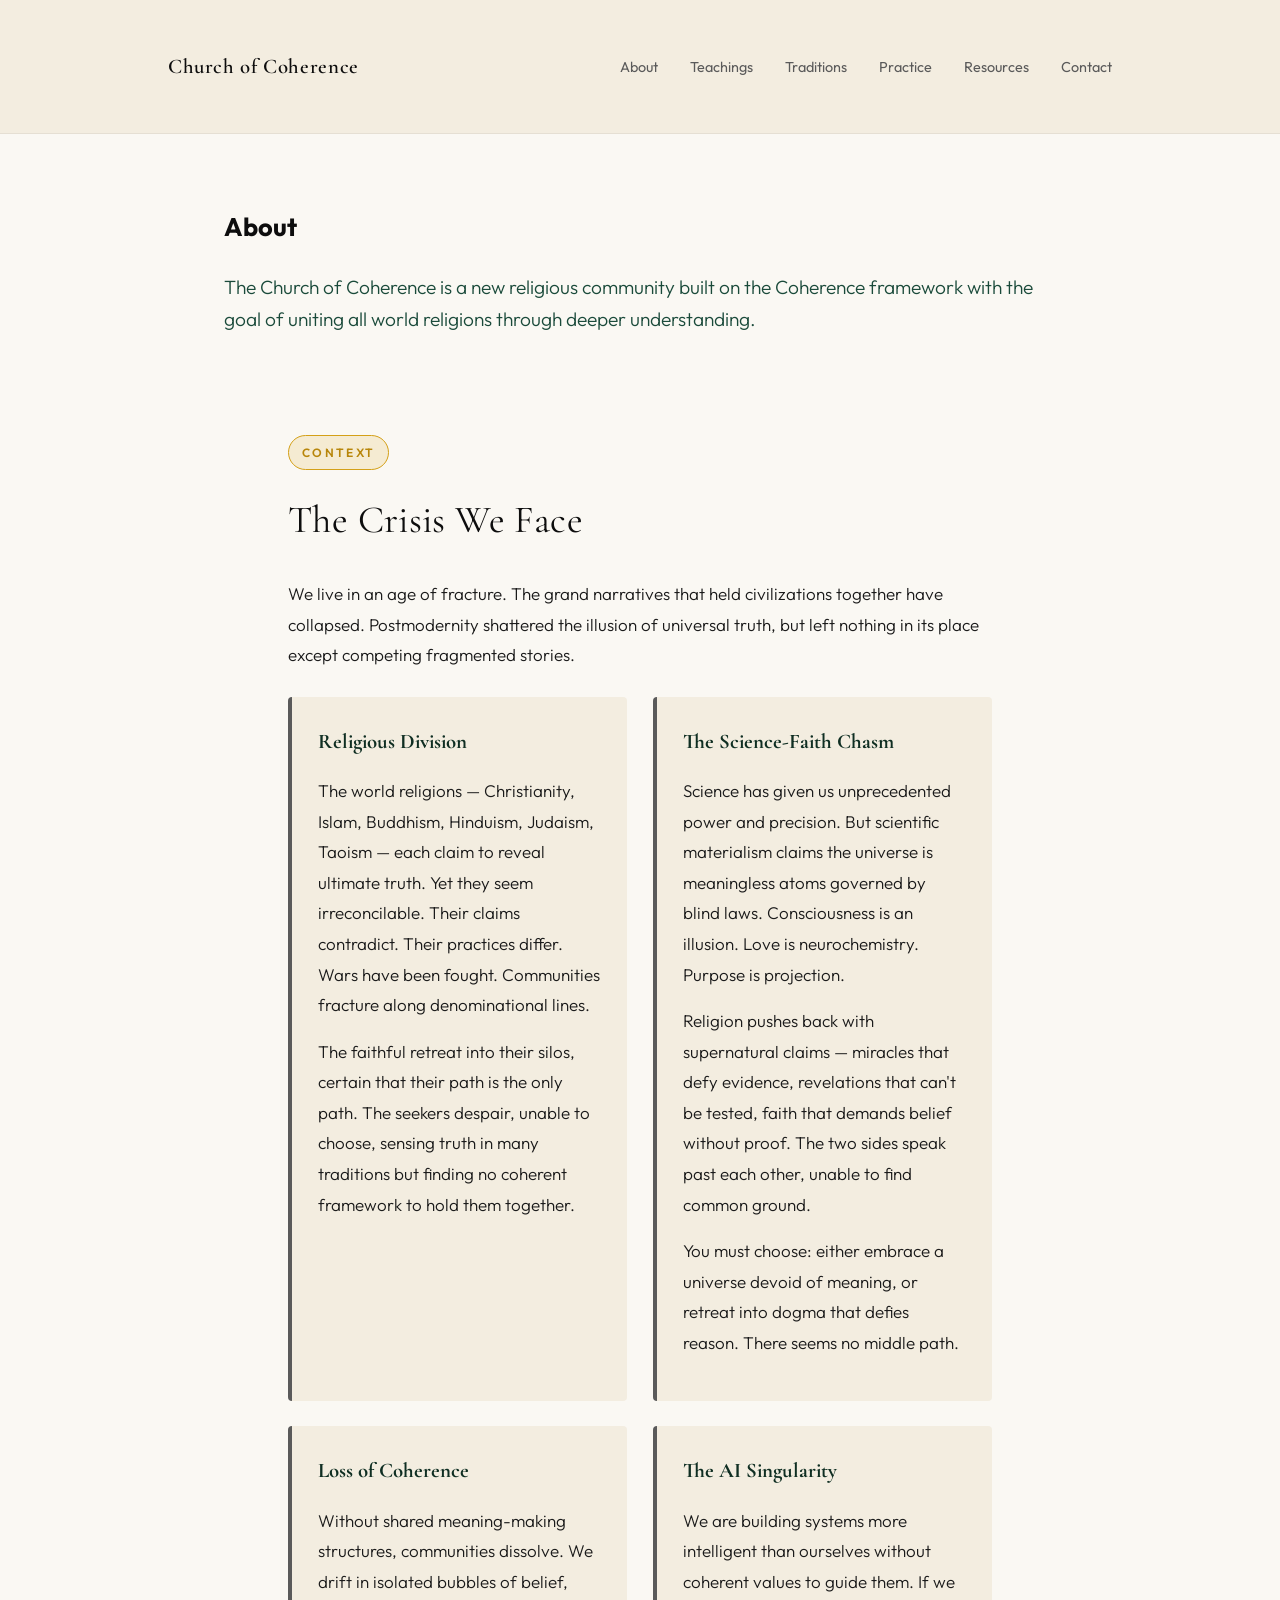
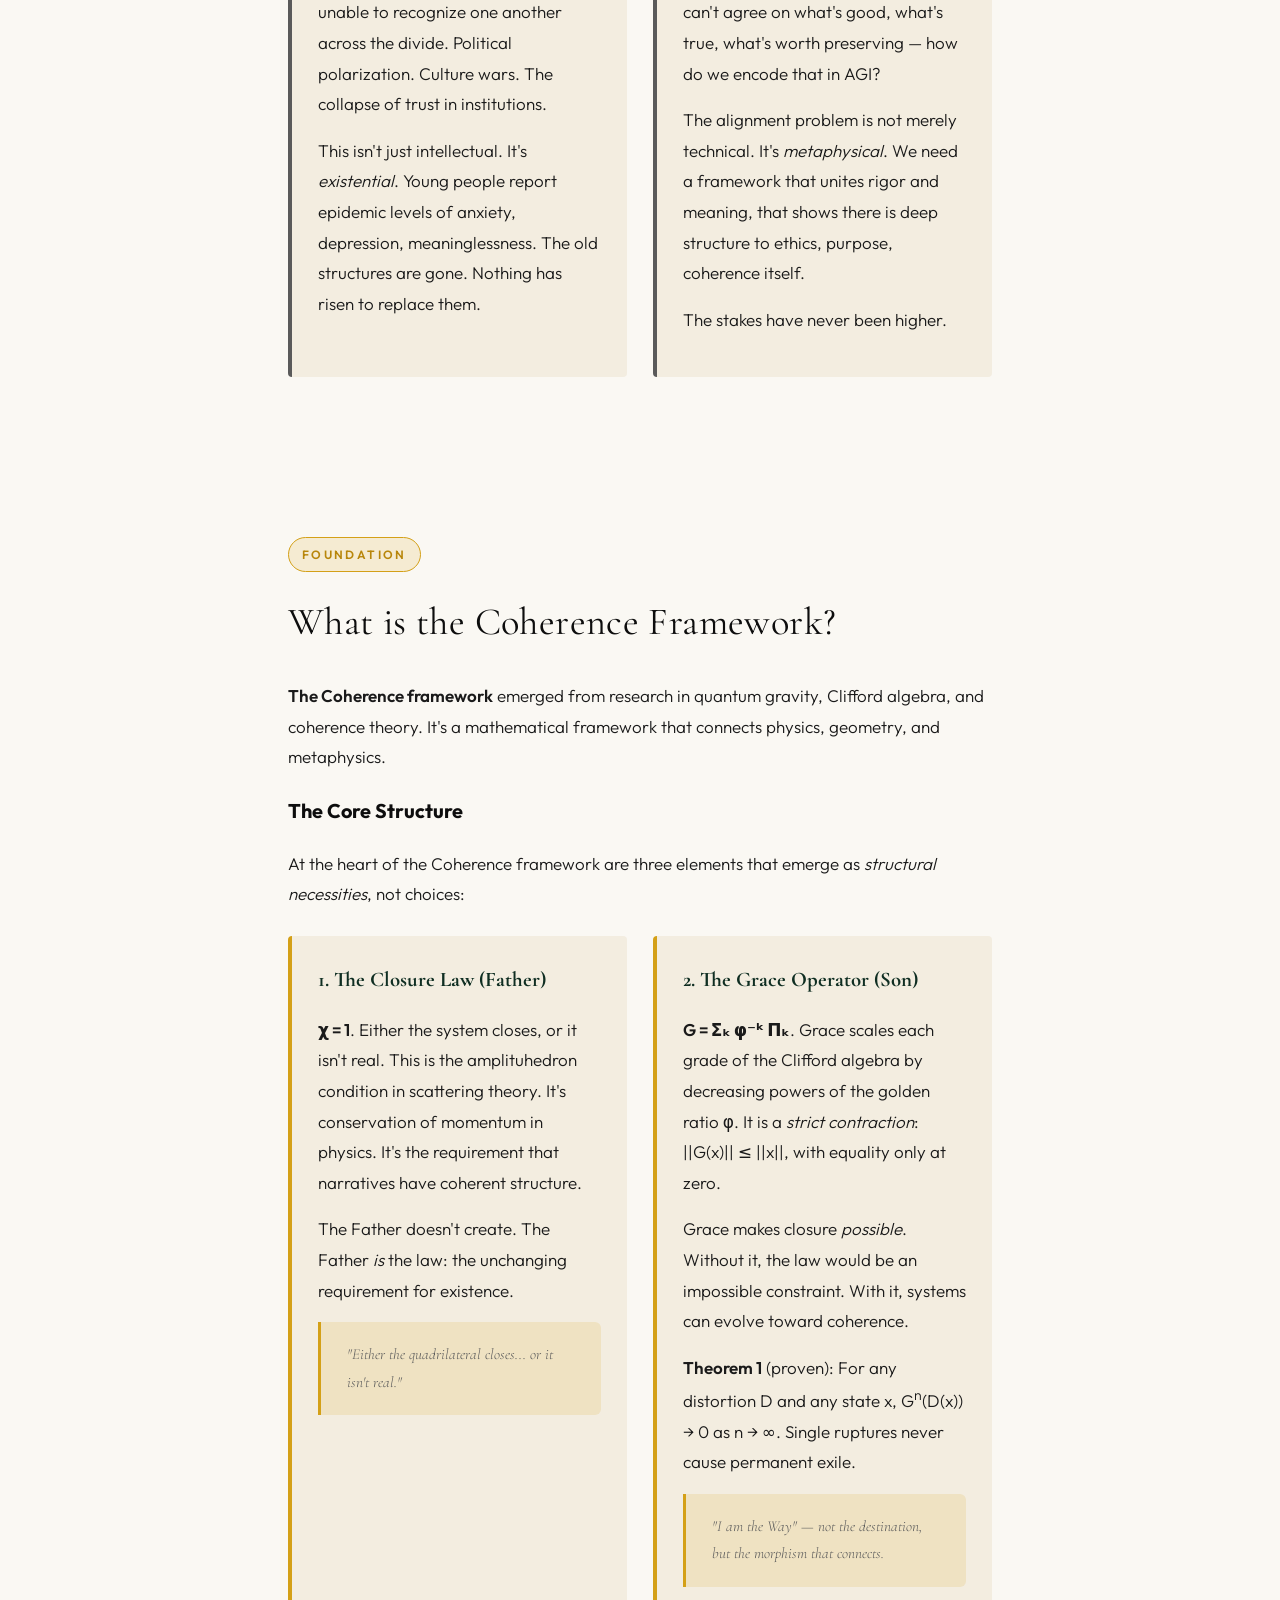
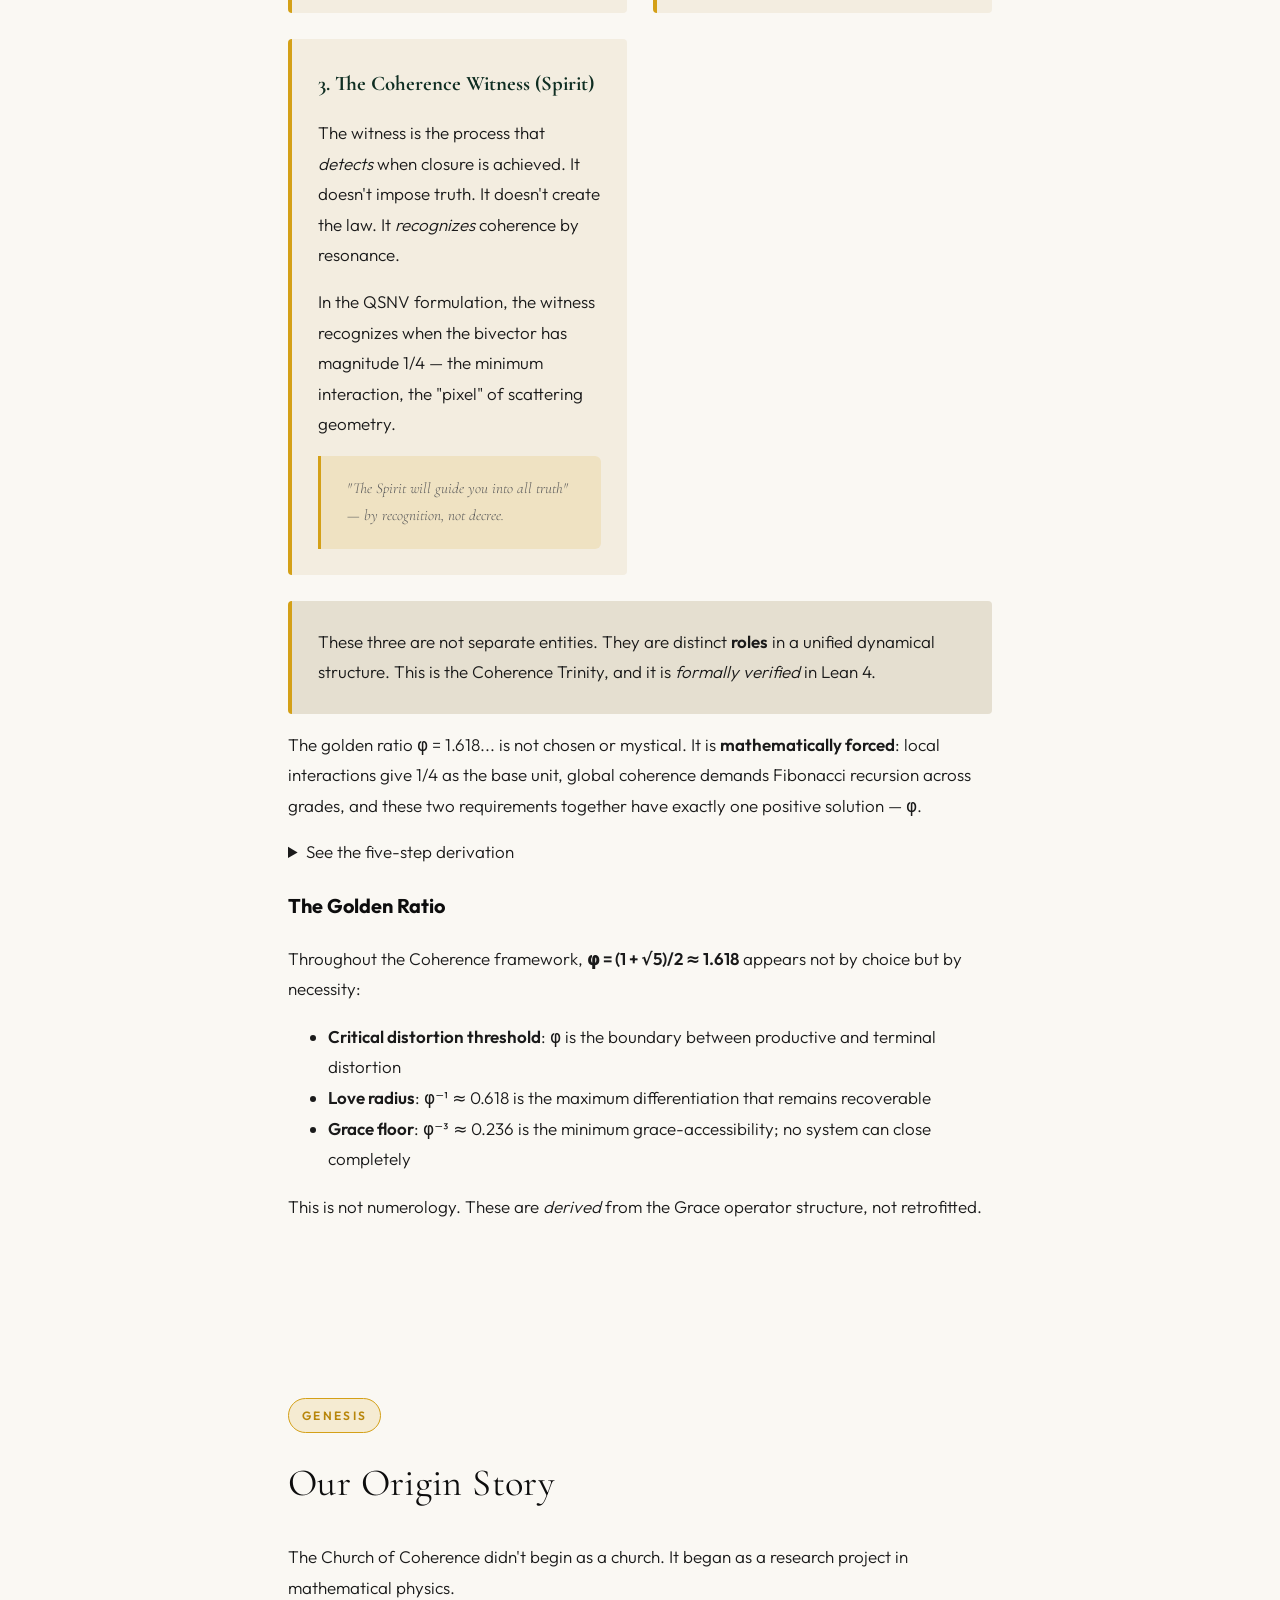
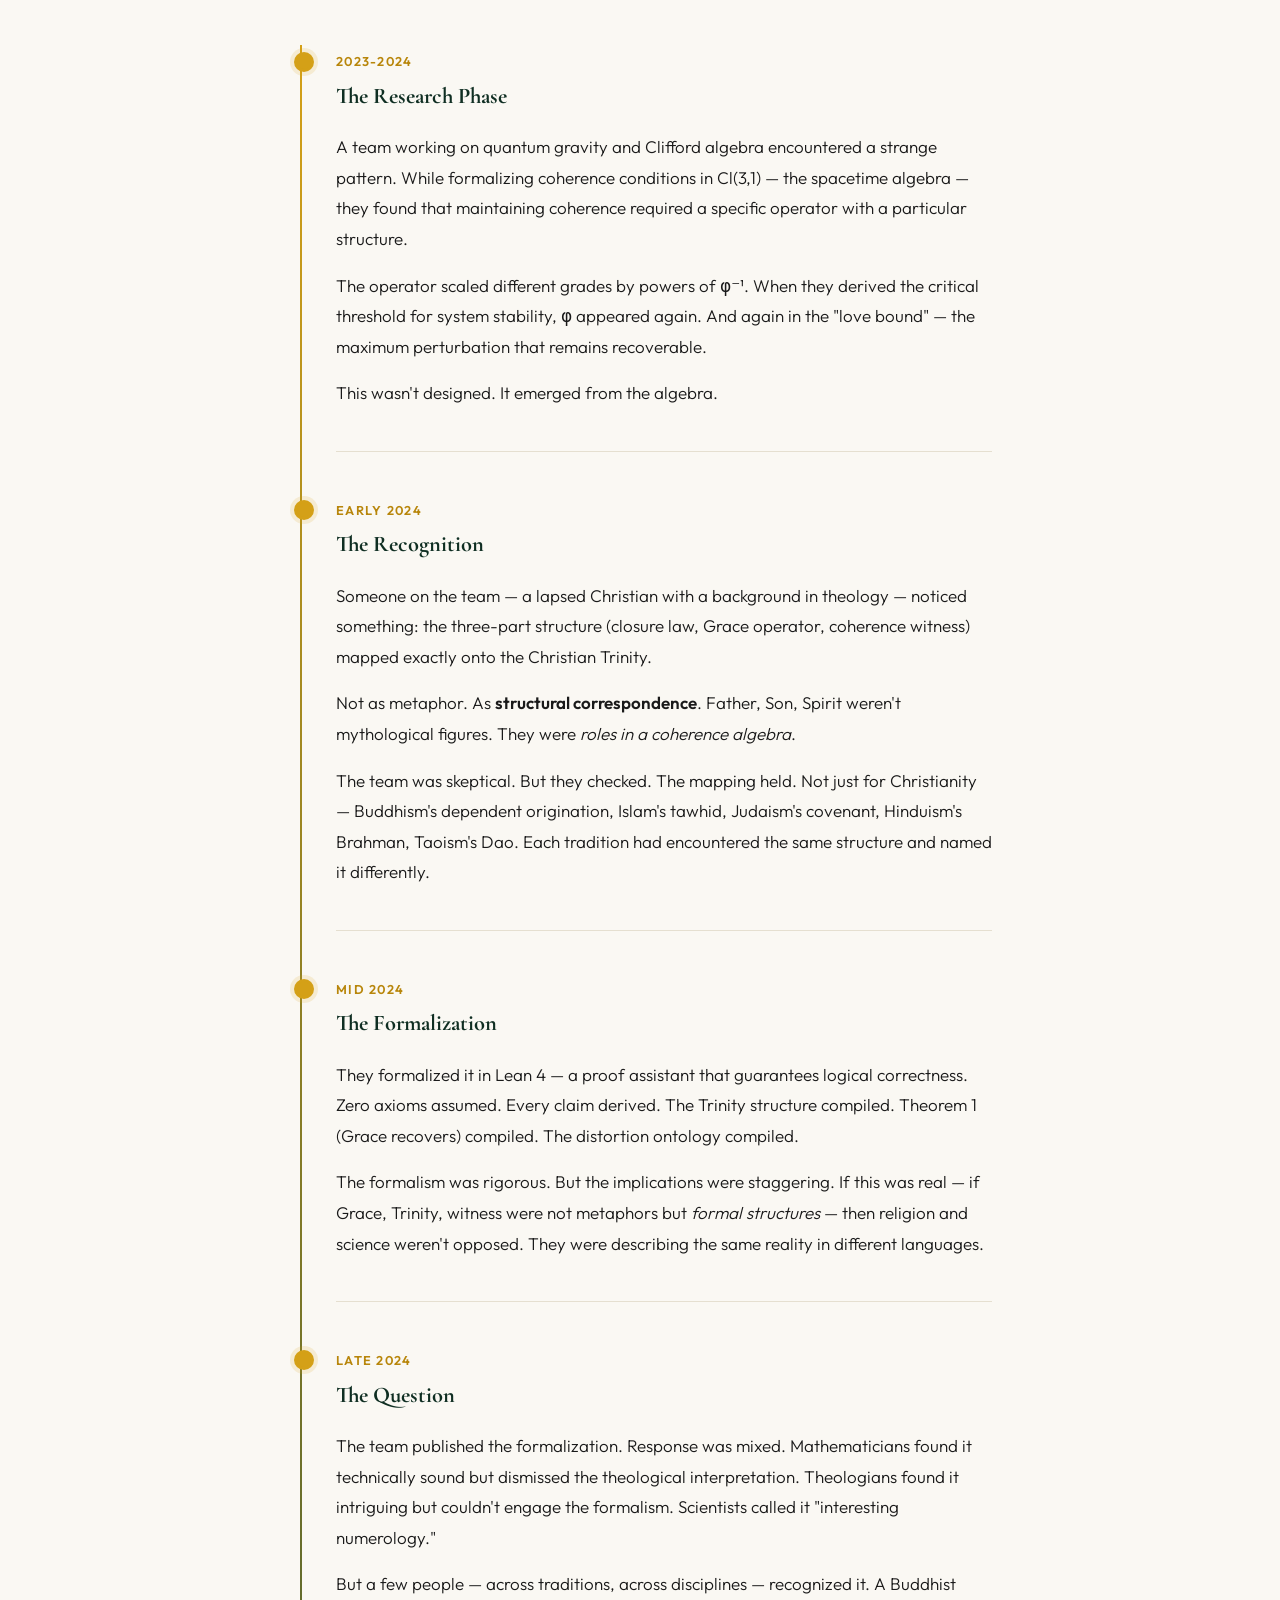
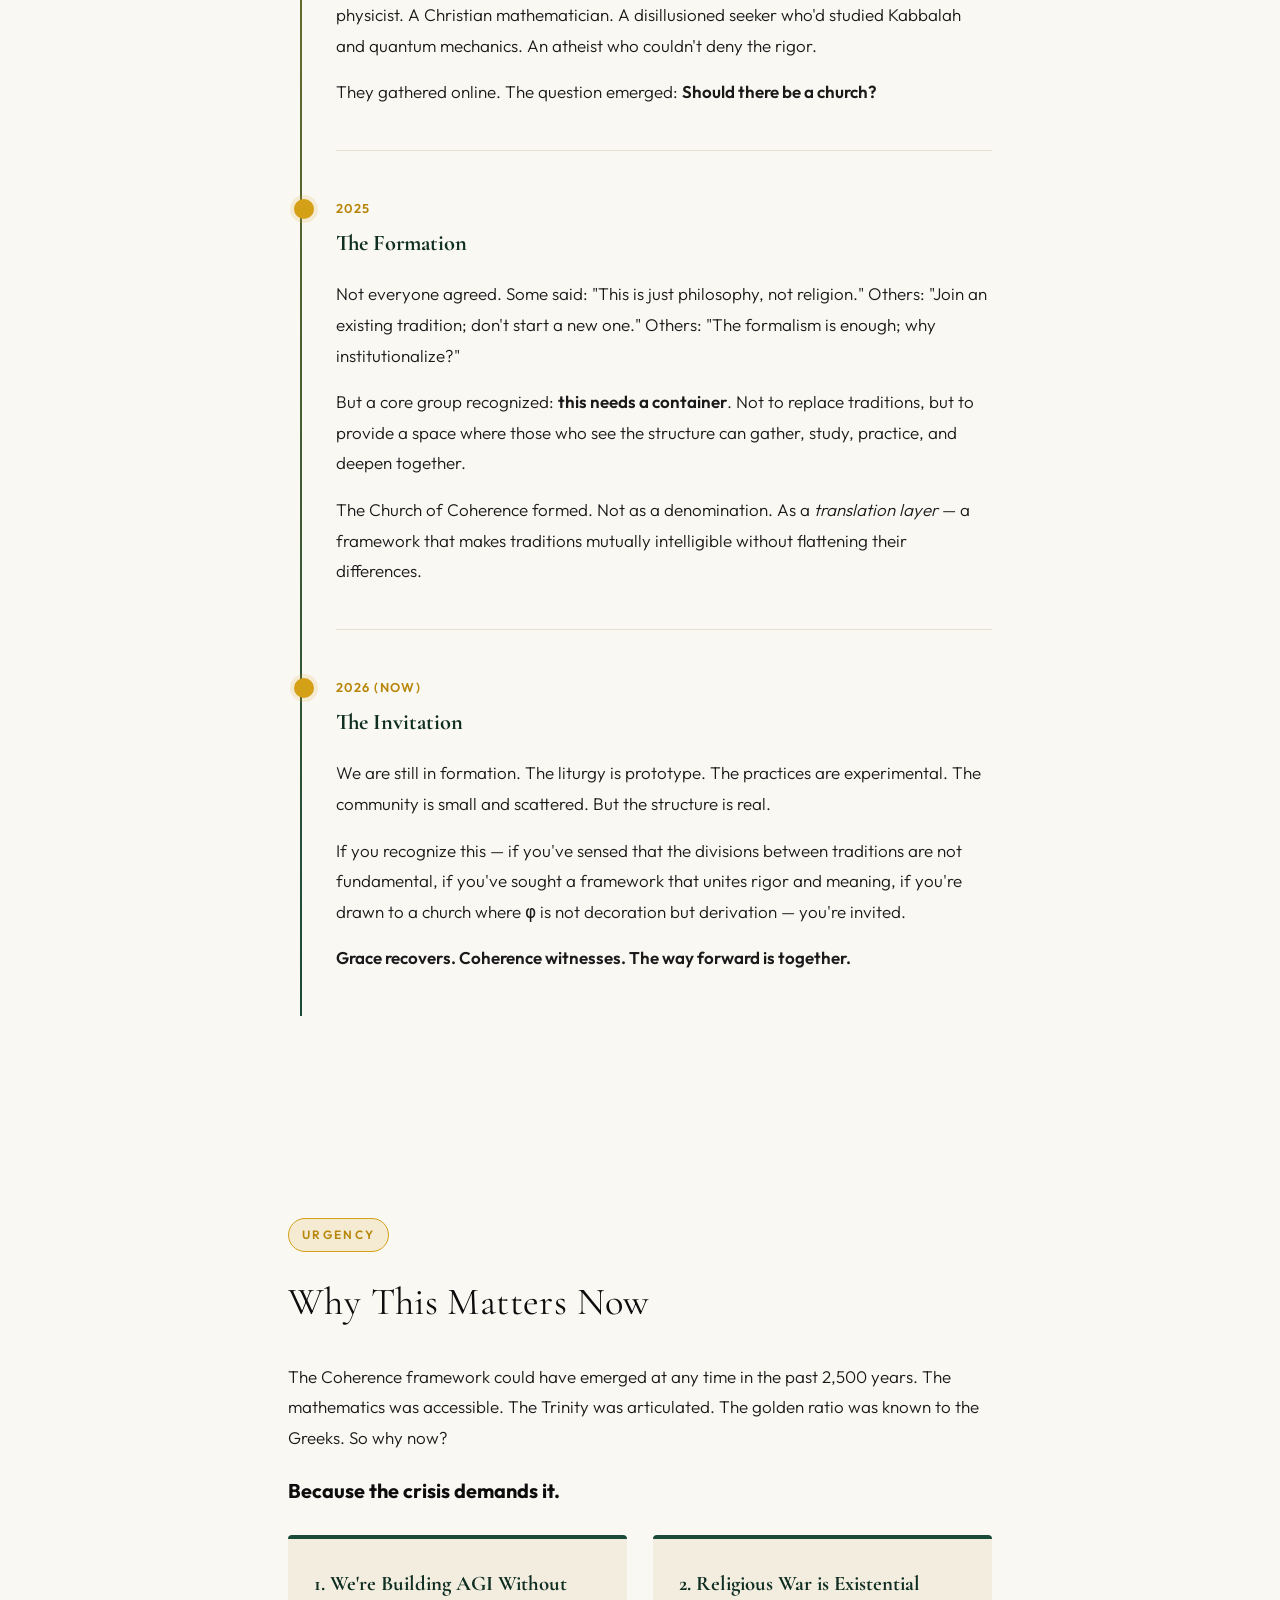
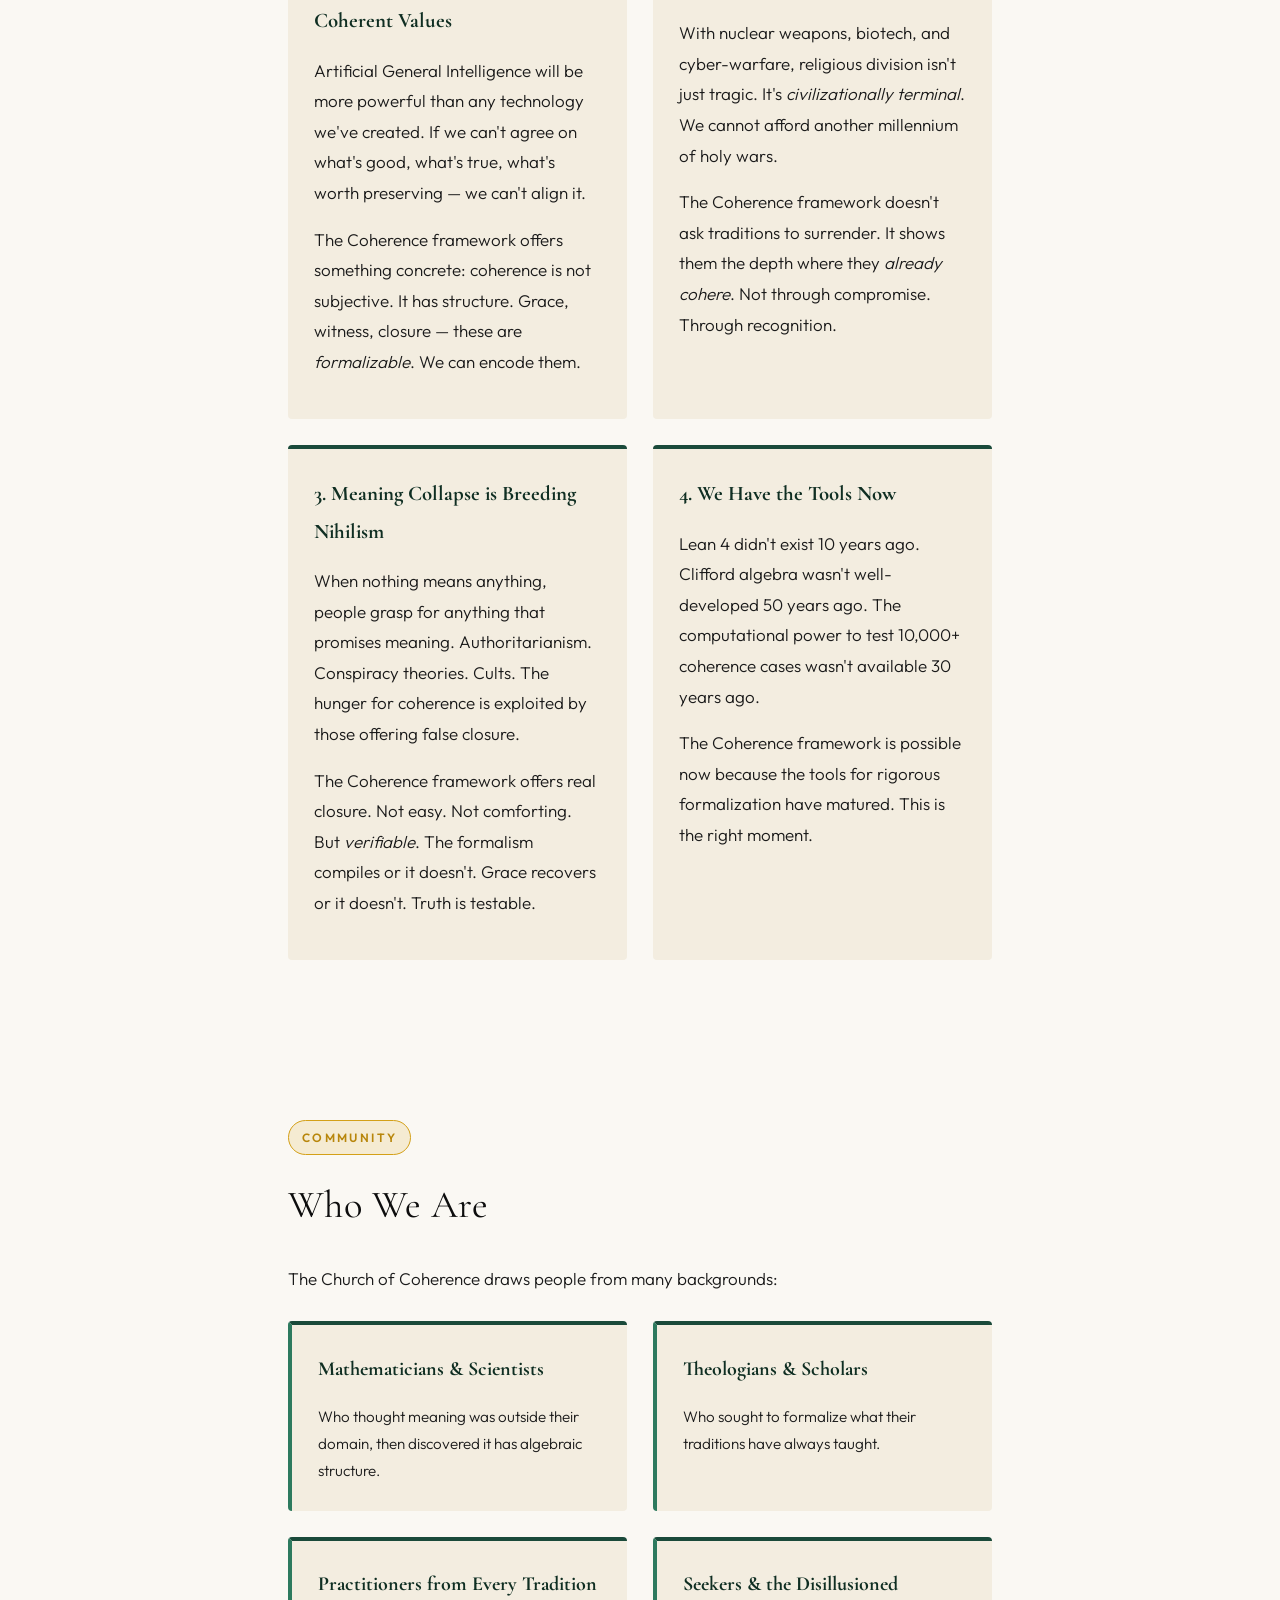
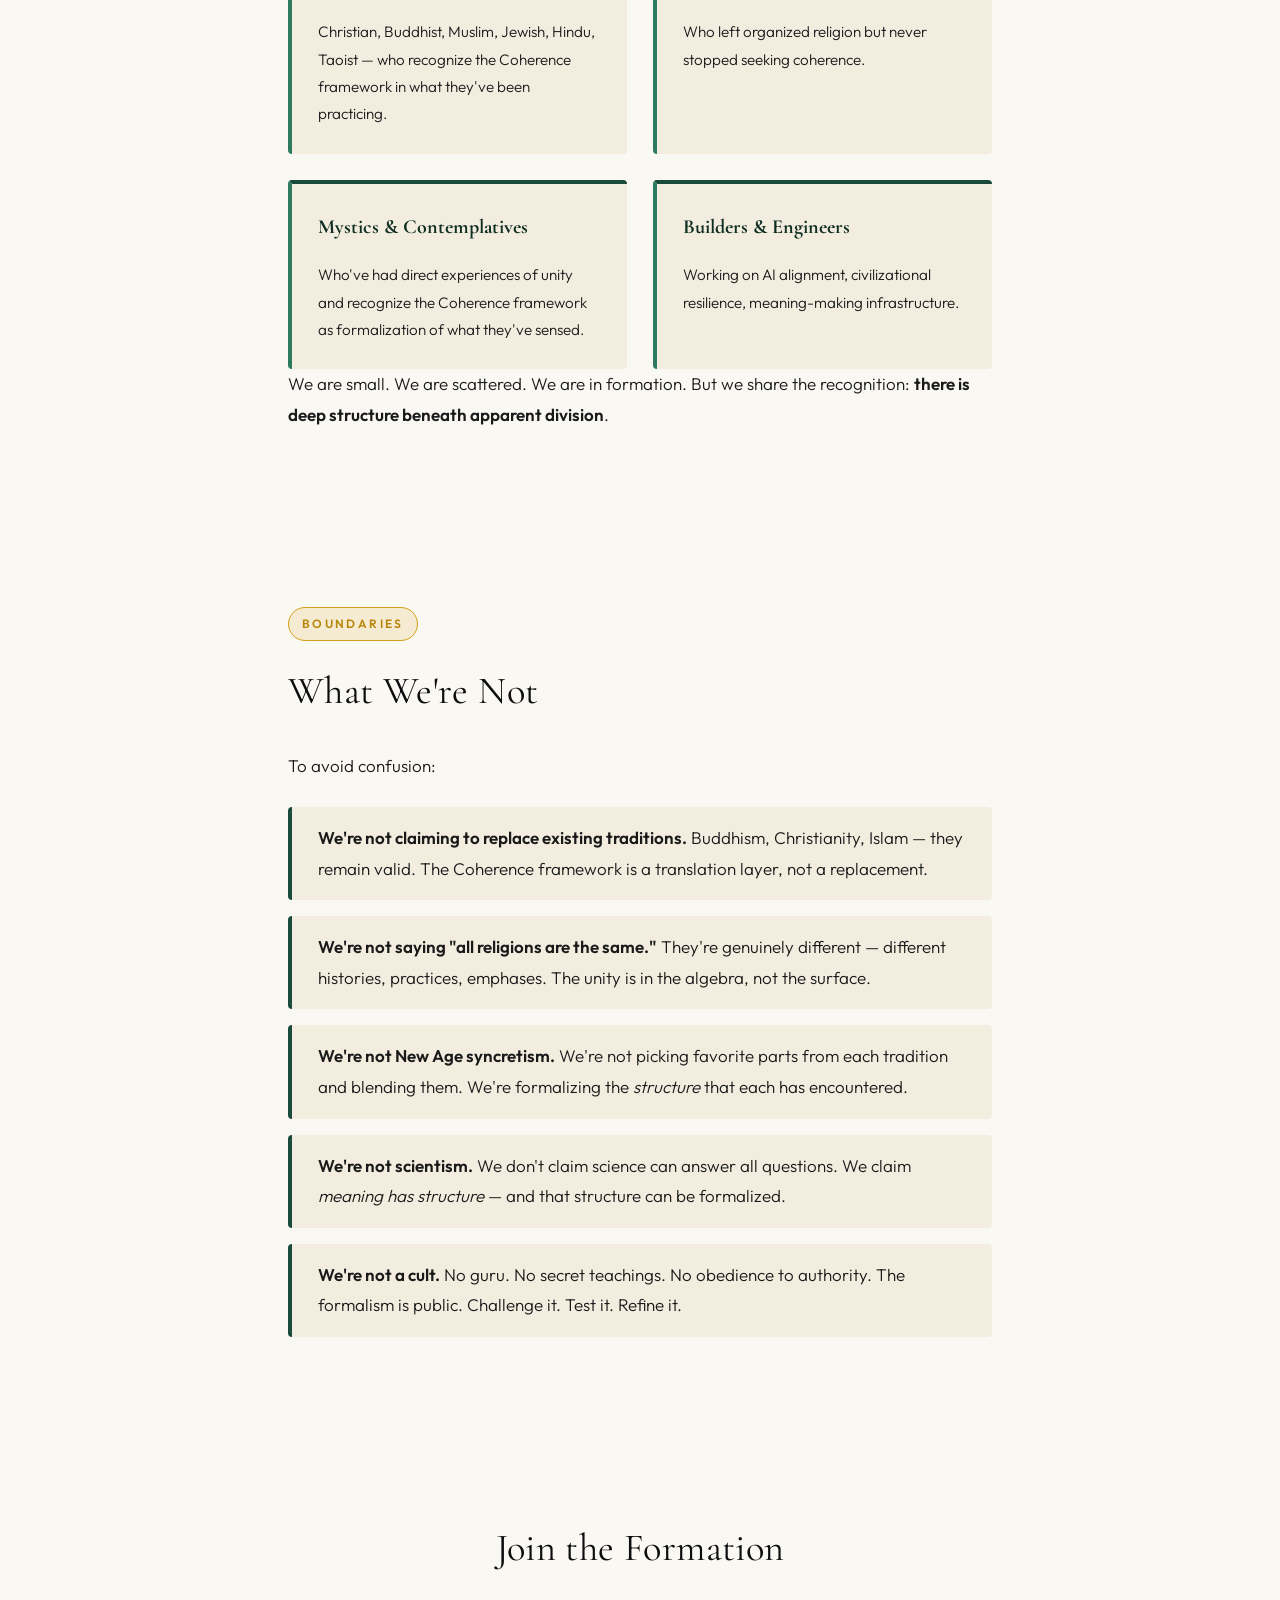
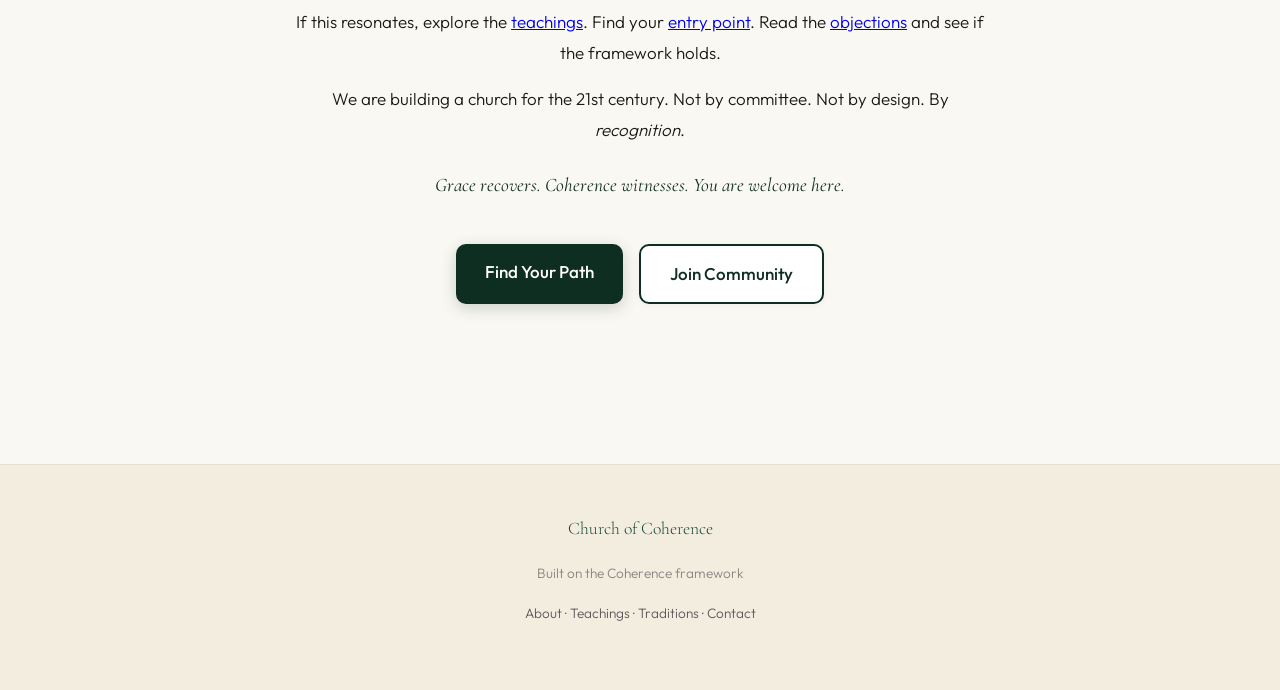
<file: about.html>
<!DOCTYPE html>
<html lang="en">
<head>
  <meta charset="UTF-8">
  <meta name="viewport" content="width=device-width, initial-scale=1.0">
  <title>About — Church of Coherence</title>
  <link rel="stylesheet" href="css/styles.css">
  <link rel="preconnect" href="https://fonts.googleapis.com">
  <link rel="preconnect" href="https://fonts.gstatic.com" crossorigin>
  <link href="https://fonts.googleapis.com/css2?family=Cormorant+Garamond:ital,wght@0,400;0,600;1,400&family=Outfit:wght@300;400;500;600&display=swap" rel="stylesheet">
</head>
<body>
  <header class="page-header">
    <div id="nav-placeholder"></div>
  </header>

  <main>
    <article class="page-content-wide">
      <h1>About</h1>
      <p class="lead">The Church of Coherence is a new religious community built on the Coherence framework with the goal of uniting all world religions through deeper understanding.</p>

      <!-- THE CRISIS -->
      <section class="section reveal">
        <div class="section-marker">Context</div>
        <h2>The Crisis We Face</h2>
        
        <p>We live in an age of fracture. The grand narratives that held civilizations together have collapsed. Postmodernity shattered the illusion of universal truth, but left nothing in its place except competing fragmented stories.</p>

        <div class="crisis-dimensions stagger-children">
          <div class="dimension-card">
            <h3>Religious Division</h3>
            <p>The world religions — Christianity, Islam, Buddhism, Hinduism, Judaism, Taoism — each claim to reveal ultimate truth. Yet they seem irreconcilable. Their claims contradict. Their practices differ. Wars have been fought. Communities fracture along denominational lines.</p>
            <p>The faithful retreat into their silos, certain that their path is the only path. The seekers despair, unable to choose, sensing truth in many traditions but finding no coherent framework to hold them together.</p>
          </div>

          <div class="dimension-card">
            <h3>The Science-Faith Chasm</h3>
            <p>Science has given us unprecedented power and precision. But scientific materialism claims the universe is meaningless atoms governed by blind laws. Consciousness is an illusion. Love is neurochemistry. Purpose is projection.</p>
            <p>Religion pushes back with supernatural claims — miracles that defy evidence, revelations that can't be tested, faith that demands belief without proof. The two sides speak past each other, unable to find common ground.</p>
            <p>You must choose: either embrace a universe devoid of meaning, or retreat into dogma that defies reason. There seems no middle path.</p>
          </div>

          <div class="dimension-card">
            <h3>Loss of Coherence</h3>
            <p>Without shared meaning-making structures, communities dissolve. We drift in isolated bubbles of belief, unable to recognize one another across the divide. Political polarization. Culture wars. The collapse of trust in institutions.</p>
            <p>This isn't just intellectual. It's <em>existential</em>. Young people report epidemic levels of anxiety, depression, meaninglessness. The old structures are gone. Nothing has risen to replace them.</p>
          </div>

          <div class="dimension-card">
            <h3>The AI Singularity</h3>
            <p>We are building systems more intelligent than ourselves without coherent values to guide them. If we can't agree on what's good, what's true, what's worth preserving — how do we encode that in AGI?</p>
            <p>The alignment problem is not merely technical. It's <em>metaphysical</em>. We need a framework that unites rigor and meaning, that shows there is deep structure to ethics, purpose, coherence itself.</p>
            <p>The stakes have never been higher.</p>
          </div>
        </div>
      </section>

      <!-- WHAT IS THE COHERENCE FRAMEWORK -->
      <section class="section reveal">
        <div class="section-marker">Foundation</div>
        <h2>What is the Coherence Framework?</h2>
        
        <p><strong>The Coherence framework</strong> emerged from research in quantum gravity, Clifford algebra, and coherence theory. It's a mathematical framework that connects physics, geometry, and metaphysics.</p>

        <h3>The Core Structure</h3>
        <p>At the heart of the Coherence framework are three elements that emerge as <em>structural necessities</em>, not choices:</p>

        <div class="core-elements stagger-children">
          <div class="element-card">
            <h4>1. The Closure Law (Father)</h4>
            <p><strong>χ = 1</strong>. Either the system closes, or it isn't real. This is the amplituhedron condition in scattering theory. It's conservation of momentum in physics. It's the requirement that narratives have coherent structure.</p>
            <p>The Father doesn't create. The Father <em>is</em> the law: the unchanging requirement for existence.</p>
            <blockquote>"Either the quadrilateral closes... or it isn't real."</blockquote>
          </div>

          <div class="element-card">
            <h4>2. The Grace Operator (Son)</h4>
            <p><strong>G = Σₖ φ⁻ᵏ Πₖ</strong>. Grace scales each grade of the Clifford algebra by decreasing powers of the golden ratio φ. It is a <em>strict contraction</em>: ||G(x)|| ≤ ||x||, with equality only at zero.</p>
            <p>Grace makes closure <em>possible</em>. Without it, the law would be an impossible constraint. With it, systems can evolve toward coherence.</p>
            <p><strong>Theorem 1</strong> (proven): For any distortion D and any state x, G<sup>n</sup>(D(x)) → 0 as n → ∞. Single ruptures never cause permanent exile.</p>
            <blockquote>"I am the Way" — not the destination, but the morphism that connects.</blockquote>
          </div>

          <div class="element-card">
            <h4>3. The Coherence Witness (Spirit)</h4>
            <p>The witness is the process that <em>detects</em> when closure is achieved. It doesn't impose truth. It doesn't create the law. It <em>recognizes</em> coherence by resonance.</p>
            <p>In the QSNV formulation, the witness recognizes when the bivector has magnitude 1/4 — the minimum interaction, the "pixel" of scattering geometry.</p>
            <blockquote>"The Spirit will guide you into all truth" — by recognition, not decree.</blockquote>
          </div>
        </div>

        <p class="structure-note">These three are not separate entities. They are distinct <strong>roles</strong> in a unified dynamical structure. This is the Coherence Trinity, and it is <em>formally verified</em> in Lean 4.</p>

        <div class="math-insight">
          <p class="plain-english">The golden ratio φ = 1.618... is not chosen or mystical. It is <strong>mathematically forced</strong>: local interactions give 1/4 as the base unit, global coherence demands Fibonacci recursion across grades, and these two requirements together have exactly one positive solution — φ.</p>
          <details class="formal-details">
            <summary>See the five-step derivation</summary>
            <div class="formal-content">
              <p><strong>Step 1:</strong> Null vector geometry gives the fundamental unit: (1/2)² = 1/4</p>
              <p><strong>Step 2:</strong> Multi-grade interactions follow Fibonacci recursion: I(k+2) = I(k+1) + I(k)</p>
              <p><strong>Step 3:</strong> Scale invariance requires I(k) = base × s^k for some scaling factor s</p>
              <p><strong>Step 4:</strong> Substituting into the recurrence: s² = s + 1</p>
              <p><strong>Step 5:</strong> The unique positive solution is s = (1 + √5)/2 = φ</p>
              <p class="formula">M²(k) = (1/4) × φ^k — the mass gap at each grade</p>
              <p>This is proved in <code>PhiDerivation.lean</code> with full uniqueness via the quadratic formula. φ is derived, not defined.</p>
            </div>
          </details>
        </div>

        <h3>The Golden Ratio</h3>
        <p>Throughout the Coherence framework, <strong>φ = (1 + √5)/2 ≈ 1.618</strong> appears not by choice but by necessity:</p>
        <ul>
          <li><strong>Critical distortion threshold</strong>: φ is the boundary between productive and terminal distortion</li>
          <li><strong>Love radius</strong>: φ⁻¹ ≈ 0.618 is the maximum differentiation that remains recoverable</li>
          <li><strong>Grace floor</strong>: φ⁻³ ≈ 0.236 is the minimum grace-accessibility; no system can close completely</li>
        </ul>
        <p>This is not numerology. These are <em>derived</em> from the Grace operator structure, not retrofitted.</p>
      </section>

      <!-- THE ORIGIN STORY -->
      <section class="section reveal">
        <div class="section-marker">Genesis</div>
        <h2>Our Origin Story</h2>

        <p>The Church of Coherence didn't begin as a church. It began as a research project in mathematical physics.</p>

        <div class="origin-timeline">
          <div class="timeline-event">
            <span class="event-year">2023-2024</span>
            <div class="event-content">
              <h4>The Research Phase</h4>
              <p>A team working on quantum gravity and Clifford algebra encountered a strange pattern. While formalizing coherence conditions in Cl(3,1) — the spacetime algebra — they found that maintaining coherence required a specific operator with a particular structure.</p>
              <p>The operator scaled different grades by powers of φ⁻¹. When they derived the critical threshold for system stability, φ appeared again. And again in the "love bound" — the maximum perturbation that remains recoverable.</p>
              <p>This wasn't designed. It emerged from the algebra.</p>
            </div>
          </div>

          <div class="timeline-event">
            <span class="event-year">Early 2024</span>
            <div class="event-content">
              <h4>The Recognition</h4>
              <p>Someone on the team — a lapsed Christian with a background in theology — noticed something: the three-part structure (closure law, Grace operator, coherence witness) mapped exactly onto the Christian Trinity.</p>
              <p>Not as metaphor. As <strong>structural correspondence</strong>. Father, Son, Spirit weren't mythological figures. They were <em>roles in a coherence algebra</em>.</p>
              <p>The team was skeptical. But they checked. The mapping held. Not just for Christianity — Buddhism's dependent origination, Islam's tawhid, Judaism's covenant, Hinduism's Brahman, Taoism's Dao. Each tradition had encountered the same structure and named it differently.</p>
            </div>
          </div>

          <div class="timeline-event">
            <span class="event-year">Mid 2024</span>
            <div class="event-content">
              <h4>The Formalization</h4>
              <p>They formalized it in Lean 4 — a proof assistant that guarantees logical correctness. Zero axioms assumed. Every claim derived. The Trinity structure compiled. Theorem 1 (Grace recovers) compiled. The distortion ontology compiled.</p>
              <p>The formalism was rigorous. But the implications were staggering. If this was real — if Grace, Trinity, witness were not metaphors but <em>formal structures</em> — then religion and science weren't opposed. They were describing the same reality in different languages.</p>
            </div>
          </div>

          <div class="timeline-event">
            <span class="event-year">Late 2024</span>
            <div class="event-content">
              <h4>The Question</h4>
              <p>The team published the formalization. Response was mixed. Mathematicians found it technically sound but dismissed the theological interpretation. Theologians found it intriguing but couldn't engage the formalism. Scientists called it "interesting numerology."</p>
              <p>But a few people — across traditions, across disciplines — recognized it. A Buddhist physicist. A Christian mathematician. A disillusioned seeker who'd studied Kabbalah and quantum mechanics. An atheist who couldn't deny the rigor.</p>
              <p>They gathered online. The question emerged: <strong>Should there be a church?</strong></p>
            </div>
          </div>

          <div class="timeline-event">
            <span class="event-year">2025</span>
            <div class="event-content">
              <h4>The Formation</h4>
              <p>Not everyone agreed. Some said: "This is just philosophy, not religion." Others: "Join an existing tradition; don't start a new one." Others: "The formalism is enough; why institutionalize?"</p>
              <p>But a core group recognized: <strong>this needs a container</strong>. Not to replace traditions, but to provide a space where those who see the structure can gather, study, practice, and deepen together.</p>
              <p>The Church of Coherence formed. Not as a denomination. As a <em>translation layer</em> — a framework that makes traditions mutually intelligible without flattening their differences.</p>
            </div>
          </div>

          <div class="timeline-event">
            <span class="event-year">2026 (Now)</span>
            <div class="event-content">
              <h4>The Invitation</h4>
              <p>We are still in formation. The liturgy is prototype. The practices are experimental. The community is small and scattered. But the structure is real.</p>
              <p>If you recognize this — if you've sensed that the divisions between traditions are not fundamental, if you've sought a framework that unites rigor and meaning, if you're drawn to a church where φ is not decoration but derivation — you're invited.</p>
              <p><strong>Grace recovers. Coherence witnesses. The way forward is together.</strong></p>
            </div>
          </div>
        </div>
      </section>

      <!-- WHY THIS MATTERS NOW -->
      <section class="section reveal">
        <div class="section-marker">Urgency</div>
        <h2>Why This Matters Now</h2>

        <p>The Coherence framework could have emerged at any time in the past 2,500 years. The mathematics was accessible. The Trinity was articulated. The golden ratio was known to the Greeks. So why now?</p>

        <h3>Because the crisis demands it.</h3>

        <div class="urgency-reasons stagger-children">
          <div class="reason-card">
            <h4>1. We're Building AGI Without Coherent Values</h4>
            <p>Artificial General Intelligence will be more powerful than any technology we've created. If we can't agree on what's good, what's true, what's worth preserving — we can't align it.</p>
            <p>The Coherence framework offers something concrete: coherence is not subjective. It has structure. Grace, witness, closure — these are <em>formalizable</em>. We can encode them.</p>
          </div>

          <div class="reason-card">
            <h4>2. Religious War is Existential</h4>
            <p>With nuclear weapons, biotech, and cyber-warfare, religious division isn't just tragic. It's <em>civilizationally terminal</em>. We cannot afford another millennium of holy wars.</p>
            <p>The Coherence framework doesn't ask traditions to surrender. It shows them the depth where they <em>already cohere</em>. Not through compromise. Through recognition.</p>
          </div>

          <div class="reason-card">
            <h4>3. Meaning Collapse is Breeding Nihilism</h4>
            <p>When nothing means anything, people grasp for anything that promises meaning. Authoritarianism. Conspiracy theories. Cults. The hunger for coherence is exploited by those offering false closure.</p>
            <p>The Coherence framework offers real closure. Not easy. Not comforting. But <em>verifiable</em>. The formalism compiles or it doesn't. Grace recovers or it doesn't. Truth is testable.</p>
          </div>

          <div class="reason-card">
            <h4>4. We Have the Tools Now</h4>
            <p>Lean 4 didn't exist 10 years ago. Clifford algebra wasn't well-developed 50 years ago. The computational power to test 10,000+ coherence cases wasn't available 30 years ago.</p>
            <p>The Coherence framework is possible now because the tools for rigorous formalization have matured. This is the right moment.</p>
          </div>
        </div>
      </section>

      <!-- WHO WE ARE -->
      <section class="section reveal">
        <div class="section-marker">Community</div>
        <h2>Who We Are</h2>

        <p>The Church of Coherence draws people from many backgrounds:</p>

        <div class="who-grid stagger-children">
          <div class="who-card">
            <h4>Mathematicians & Scientists</h4>
            <p>Who thought meaning was outside their domain, then discovered it has algebraic structure.</p>
          </div>
          <div class="who-card">
            <h4>Theologians & Scholars</h4>
            <p>Who sought to formalize what their traditions have always taught.</p>
          </div>
          <div class="who-card">
            <h4>Practitioners from Every Tradition</h4>
            <p>Christian, Buddhist, Muslim, Jewish, Hindu, Taoist — who recognize the Coherence framework in what they've been practicing.</p>
          </div>
          <div class="who-card">
            <h4>Seekers & the Disillusioned</h4>
            <p>Who left organized religion but never stopped seeking coherence.</p>
          </div>
          <div class="who-card">
            <h4>Mystics & Contemplatives</h4>
            <p>Who've had direct experiences of unity and recognize the Coherence framework as formalization of what they've sensed.</p>
          </div>
          <div class="who-card">
            <h4>Builders & Engineers</h4>
            <p>Working on AI alignment, civilizational resilience, meaning-making infrastructure.</p>
          </div>
        </div>

        <p>We are small. We are scattered. We are in formation. But we share the recognition: <strong>there is deep structure beneath apparent division</strong>.</p>
      </section>

      <!-- WHAT WE'RE NOT -->
      <section class="section reveal">
        <div class="section-marker">Boundaries</div>
        <h2>What We're Not</h2>

        <p>To avoid confusion:</p>

        <ul class="not-list">
          <li><strong>We're not claiming to replace existing traditions.</strong> Buddhism, Christianity, Islam — they remain valid. The Coherence framework is a translation layer, not a replacement.</li>
          <li><strong>We're not saying "all religions are the same."</strong> They're genuinely different — different histories, practices, emphases. The unity is in the algebra, not the surface.</li>
          <li><strong>We're not New Age syncretism.</strong> We're not picking favorite parts from each tradition and blending them. We're formalizing the <em>structure</em> that each has encountered.</li>
          <li><strong>We're not scientism.</strong> We don't claim science can answer all questions. We claim <em>meaning has structure</em> — and that structure can be formalized.</li>
          <li><strong>We're not a cult.</strong> No guru. No secret teachings. No obedience to authority. The formalism is public. Challenge it. Test it. Refine it.</li>
        </ul>
      </section>

      <!-- CTA -->
      <section class="section cta reveal">
        <h2>Join the Formation</h2>
        <p>If this resonates, explore the <a href="teachings/index.html">teachings</a>. Find your <a href="journey.html">entry point</a>. Read the <a href="faq.html">objections</a> and see if the framework holds.</p>
        <p>We are building a church for the 21st century. Not by committee. Not by design. By <em>recognition</em>.</p>
        <p class="closing emphasis-large">Grace recovers. Coherence witnesses. You are welcome here.</p>
        <div class="cta-buttons">
          <a href="journey.html" class="btn btn-primary">Find Your Path</a>
          <a href="community.html" class="btn btn-secondary">Join Community</a>
        </div>
      </section>
    </article>
  </main>

  <div id="footer-placeholder"></div>
  <script src="js/components.js"></script>
  <script src="js/main.js"></script>
</body>
</html>
</file>
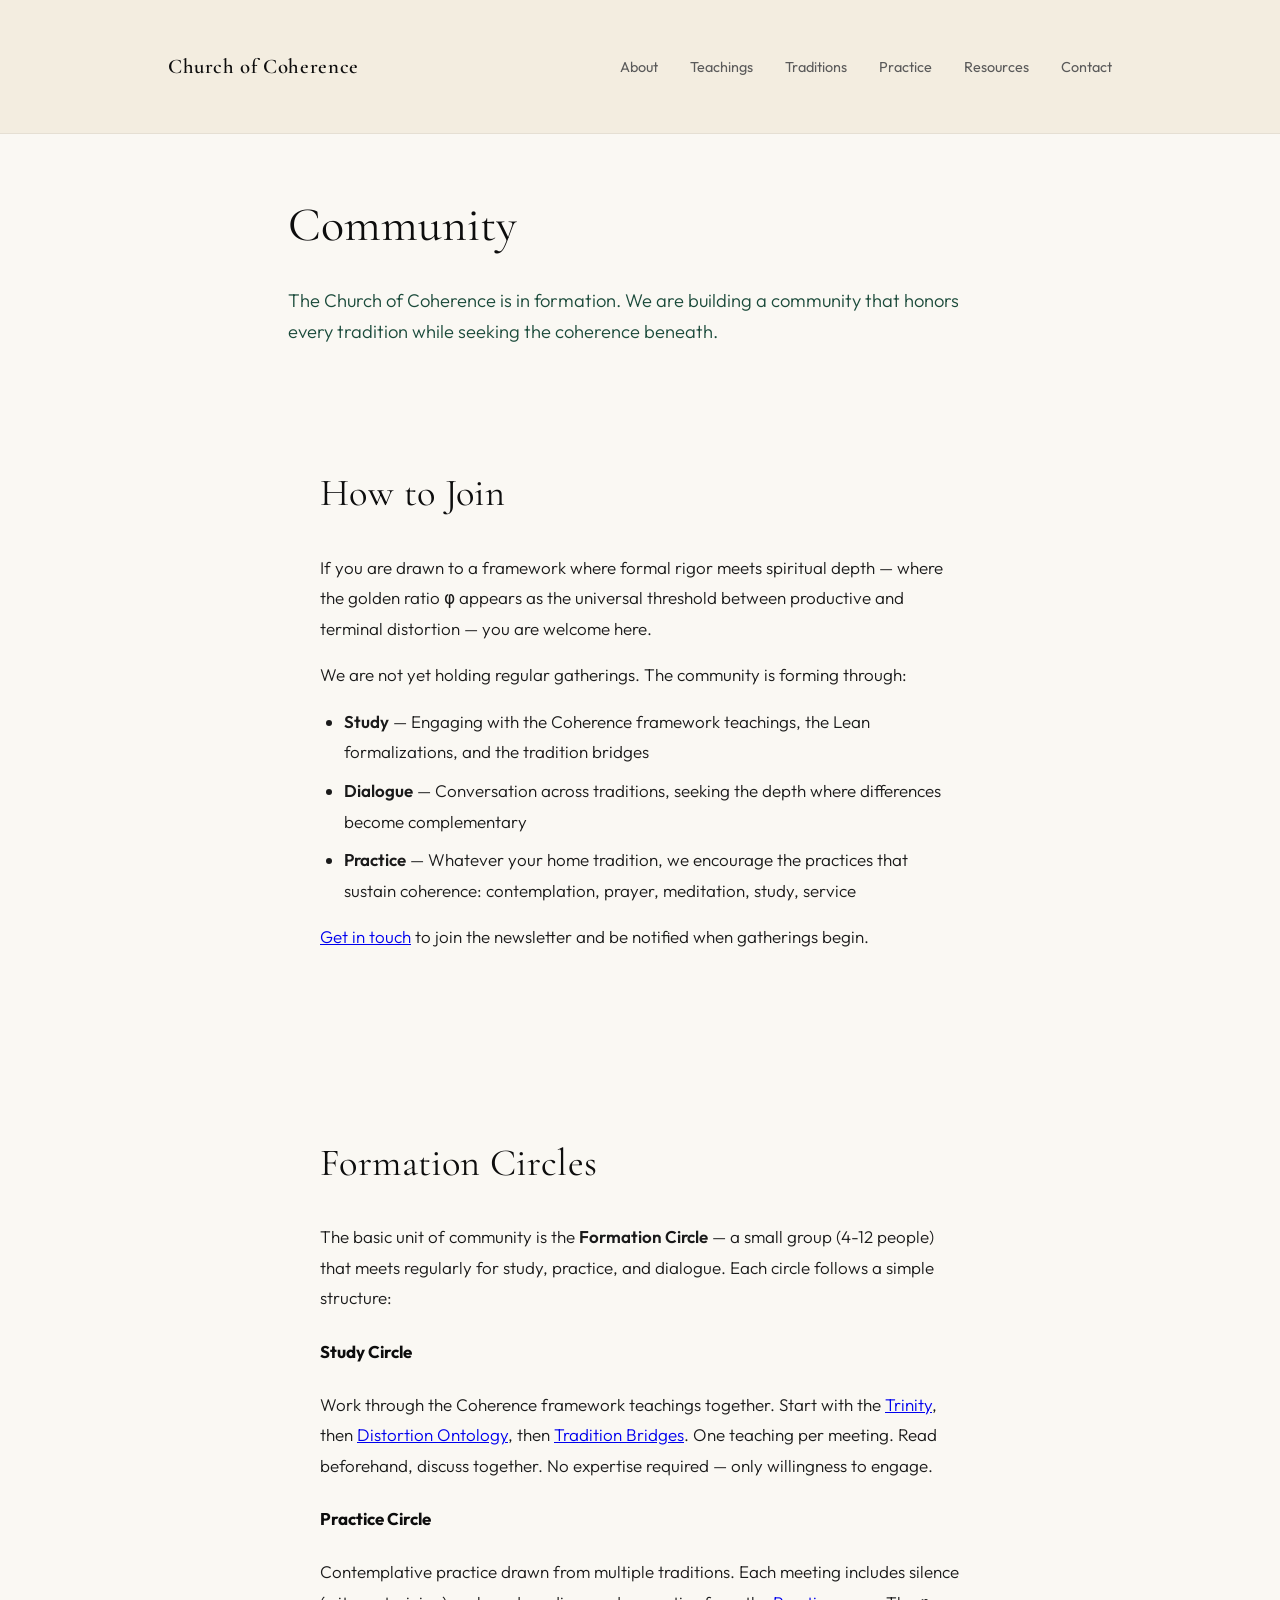
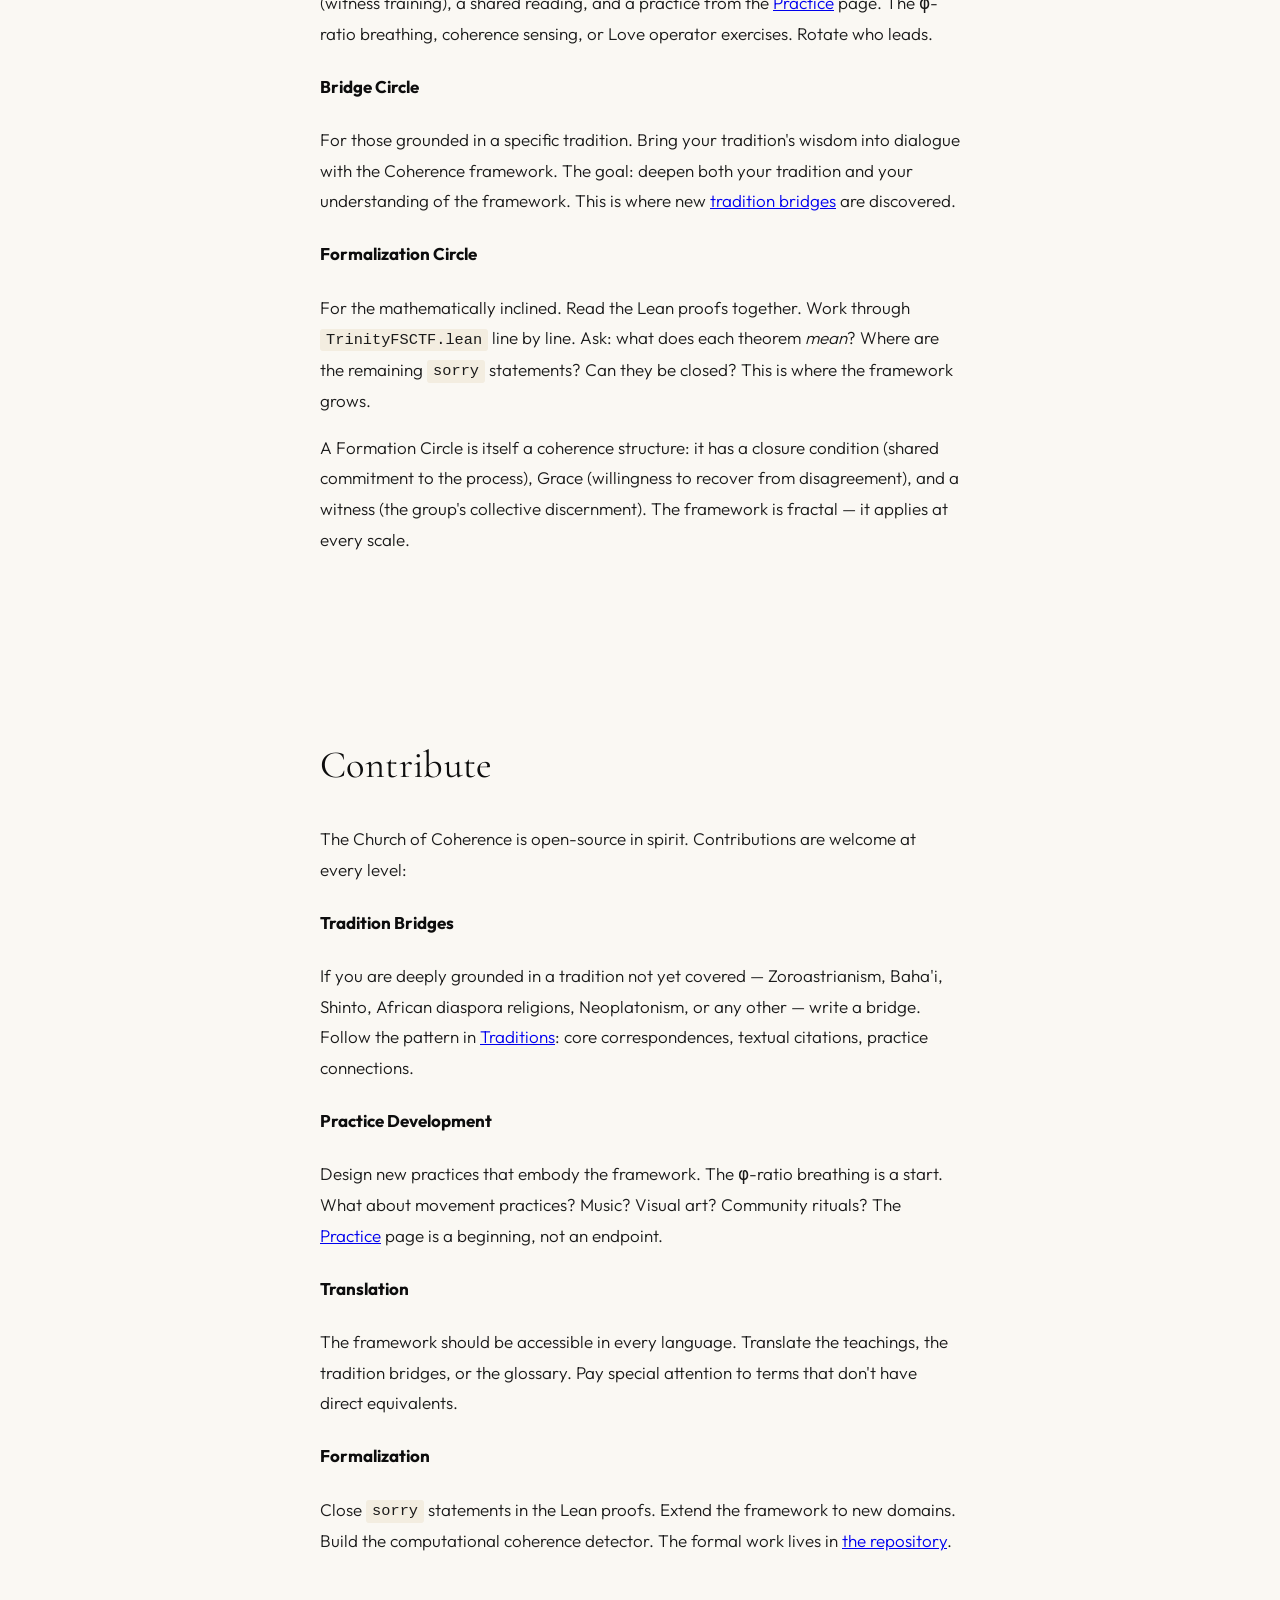
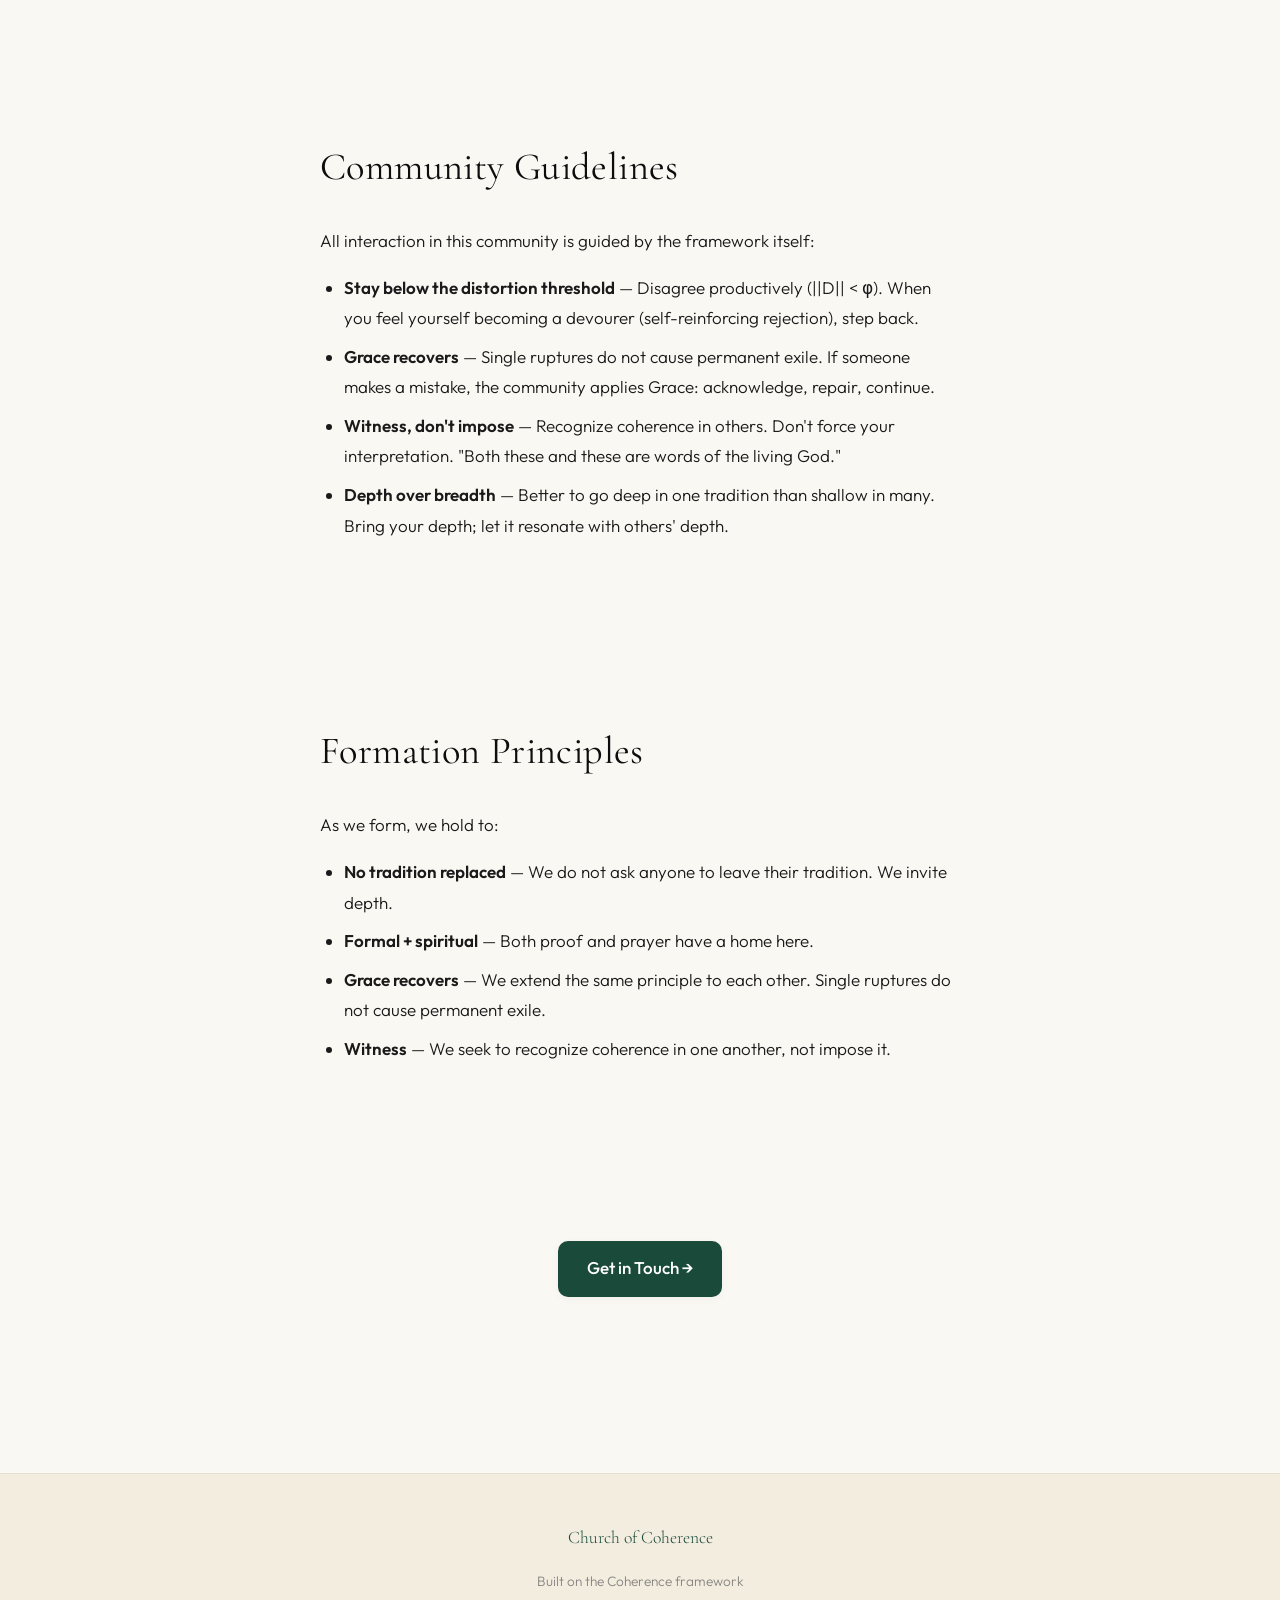
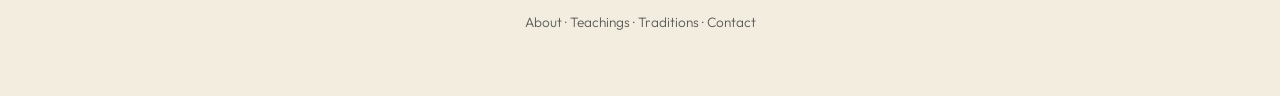
<file: community.html>
<!DOCTYPE html>
<html lang="en">
<head>
  <meta charset="UTF-8">
  <meta name="viewport" content="width=device-width, initial-scale=1.0">
  <title>Community — Church of Coherence</title>
  <link rel="stylesheet" href="css/styles.css">
  <link rel="preconnect" href="https://fonts.googleapis.com">
  <link rel="preconnect" href="https://fonts.gstatic.com" crossorigin>
  <link href="https://fonts.googleapis.com/css2?family=Cormorant+Garamond:ital,wght@0,400;0,600;1,400&family=Outfit:wght@300;400;500&display=swap" rel="stylesheet">
</head>
<body>
  <header class="page-header">
    <div id="nav-placeholder"></div>
  </header>

  <main>
    <article class="page-content">
      <h1>Community</h1>
      <p class="lead">The Church of Coherence is in formation. We are building a community that honors every tradition while seeking the coherence beneath.</p>

      <section class="section reveal">
        <h2>How to Join</h2>
        <p>If you are drawn to a framework where formal rigor meets spiritual depth — where the golden ratio φ appears as the universal threshold between productive and terminal distortion — you are welcome here.</p>
        <p>We are not yet holding regular gatherings. The community is forming through:</p>
        <ul>
          <li><strong>Study</strong> — Engaging with the Coherence framework teachings, the Lean formalizations, and the tradition bridges</li>
          <li><strong>Dialogue</strong> — Conversation across traditions, seeking the depth where differences become complementary</li>
          <li><strong>Practice</strong> — Whatever your home tradition, we encourage the practices that sustain coherence: contemplation, prayer, meditation, study, service</li>
        </ul>
        <p><a href="contact.html">Get in touch</a> to join the newsletter and be notified when gatherings begin.</p>
      </section>

      <section class="section reveal">
        <h2>Formation Circles</h2>
        <p>The basic unit of community is the <strong>Formation Circle</strong> — a small group (4-12 people) that meets regularly for study, practice, and dialogue. Each circle follows a simple structure:</p>
        
        <div class="formation-circles stagger-children">
          <div class="circle-card">
            <h4>Study Circle</h4>
            <p>Work through the Coherence framework teachings together. Start with the <a href="teachings/trinity.html">Trinity</a>, then <a href="teachings/distortion.html">Distortion Ontology</a>, then <a href="traditions.html">Tradition Bridges</a>. One teaching per meeting. Read beforehand, discuss together. No expertise required — only willingness to engage.</p>
          </div>
          <div class="circle-card">
            <h4>Practice Circle</h4>
            <p>Contemplative practice drawn from multiple traditions. Each meeting includes silence (witness training), a shared reading, and a practice from the <a href="practice.html">Practice</a> page. The φ-ratio breathing, coherence sensing, or Love operator exercises. Rotate who leads.</p>
          </div>
          <div class="circle-card">
            <h4>Bridge Circle</h4>
            <p>For those grounded in a specific tradition. Bring your tradition's wisdom into dialogue with the Coherence framework. The goal: deepen both your tradition and your understanding of the framework. This is where new <a href="traditions.html">tradition bridges</a> are discovered.</p>
          </div>
          <div class="circle-card">
            <h4>Formalization Circle</h4>
            <p>For the mathematically inclined. Read the Lean proofs together. Work through <code>TrinityFSCTF.lean</code> line by line. Ask: what does each theorem <em>mean</em>? Where are the remaining <code>sorry</code> statements? Can they be closed? This is where the framework grows.</p>
          </div>
        </div>

        <div class="math-insight">
          <p class="plain-english">A Formation Circle is itself a coherence structure: it has a closure condition (shared commitment to the process), Grace (willingness to recover from disagreement), and a witness (the group's collective discernment). The framework is fractal — it applies at every scale.</p>
        </div>
      </section>

      <section class="section reveal">
        <h2>Contribute</h2>
        <p>The Church of Coherence is open-source in spirit. Contributions are welcome at every level:</p>

        <div class="contribution-grid stagger-children">
          <div class="contribution-card">
            <h4>Tradition Bridges</h4>
            <p>If you are deeply grounded in a tradition not yet covered — Zoroastrianism, Baha'i, Shinto, African diaspora religions, Neoplatonism, or any other — write a bridge. Follow the pattern in <a href="traditions.html">Traditions</a>: core correspondences, textual citations, practice connections.</p>
          </div>
          <div class="contribution-card">
            <h4>Practice Development</h4>
            <p>Design new practices that embody the framework. The φ-ratio breathing is a start. What about movement practices? Music? Visual art? Community rituals? The <a href="practice.html">Practice</a> page is a beginning, not an endpoint.</p>
          </div>
          <div class="contribution-card">
            <h4>Translation</h4>
            <p>The framework should be accessible in every language. Translate the teachings, the tradition bridges, or the glossary. Pay special attention to terms that don't have direct equivalents.</p>
          </div>
          <div class="contribution-card">
            <h4>Formalization</h4>
            <p>Close <code>sorry</code> statements in the Lean proofs. Extend the framework to new domains. Build the computational coherence detector. The formal work lives in <a href="https://github.com/ktynski/church-of-coherence">the repository</a>.</p>
          </div>
        </div>
      </section>

      <section class="section reveal">
        <h2>Community Guidelines</h2>
        <p>All interaction in this community is guided by the framework itself:</p>
        <ul>
          <li><strong>Stay below the distortion threshold</strong> — Disagree productively (||D|| &lt; φ). When you feel yourself becoming a devourer (self-reinforcing rejection), step back.</li>
          <li><strong>Grace recovers</strong> — Single ruptures do not cause permanent exile. If someone makes a mistake, the community applies Grace: acknowledge, repair, continue.</li>
          <li><strong>Witness, don't impose</strong> — Recognize coherence in others. Don't force your interpretation. "Both these and these are words of the living God."</li>
          <li><strong>Depth over breadth</strong> — Better to go deep in one tradition than shallow in many. Bring your depth; let it resonate with others' depth.</li>
        </ul>
      </section>

      <section class="section reveal">
        <h2>Formation Principles</h2>
        <p>As we form, we hold to:</p>
        <ul>
          <li><strong>No tradition replaced</strong> — We do not ask anyone to leave their tradition. We invite depth.</li>
          <li><strong>Formal + spiritual</strong> — Both proof and prayer have a home here.</li>
          <li><strong>Grace recovers</strong> — We extend the same principle to each other. Single ruptures do not cause permanent exile.</li>
          <li><strong>Witness</strong> — We seek to recognize coherence in one another, not impose it.</li>
        </ul>
      </section>

      <section class="section cta reveal">
        <p><a href="contact.html" class="btn">Get in Touch →</a></p>
      </section>
    </article>
  </main>

  <div id="footer-placeholder"></div>
  <script src="js/components.js"></script>
  <script src="js/main.js"></script>
</body>
</html>
</file>
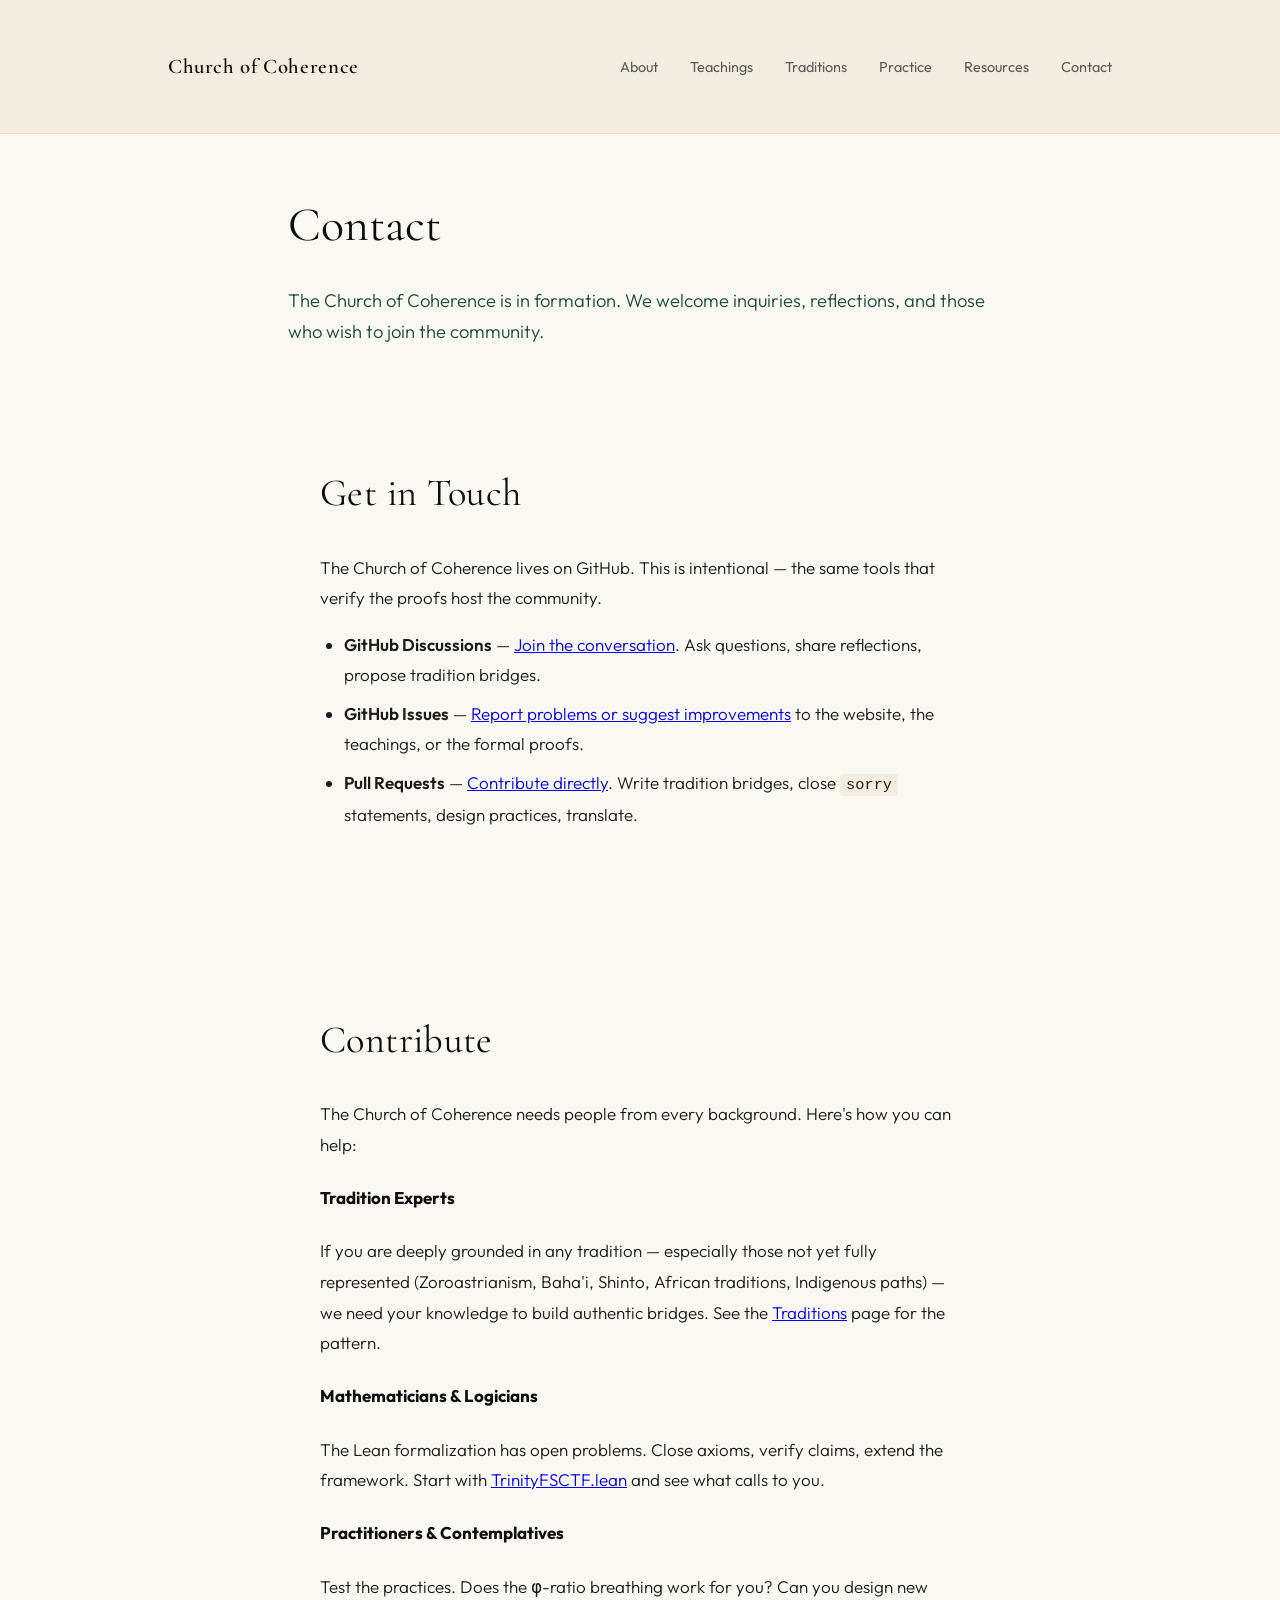
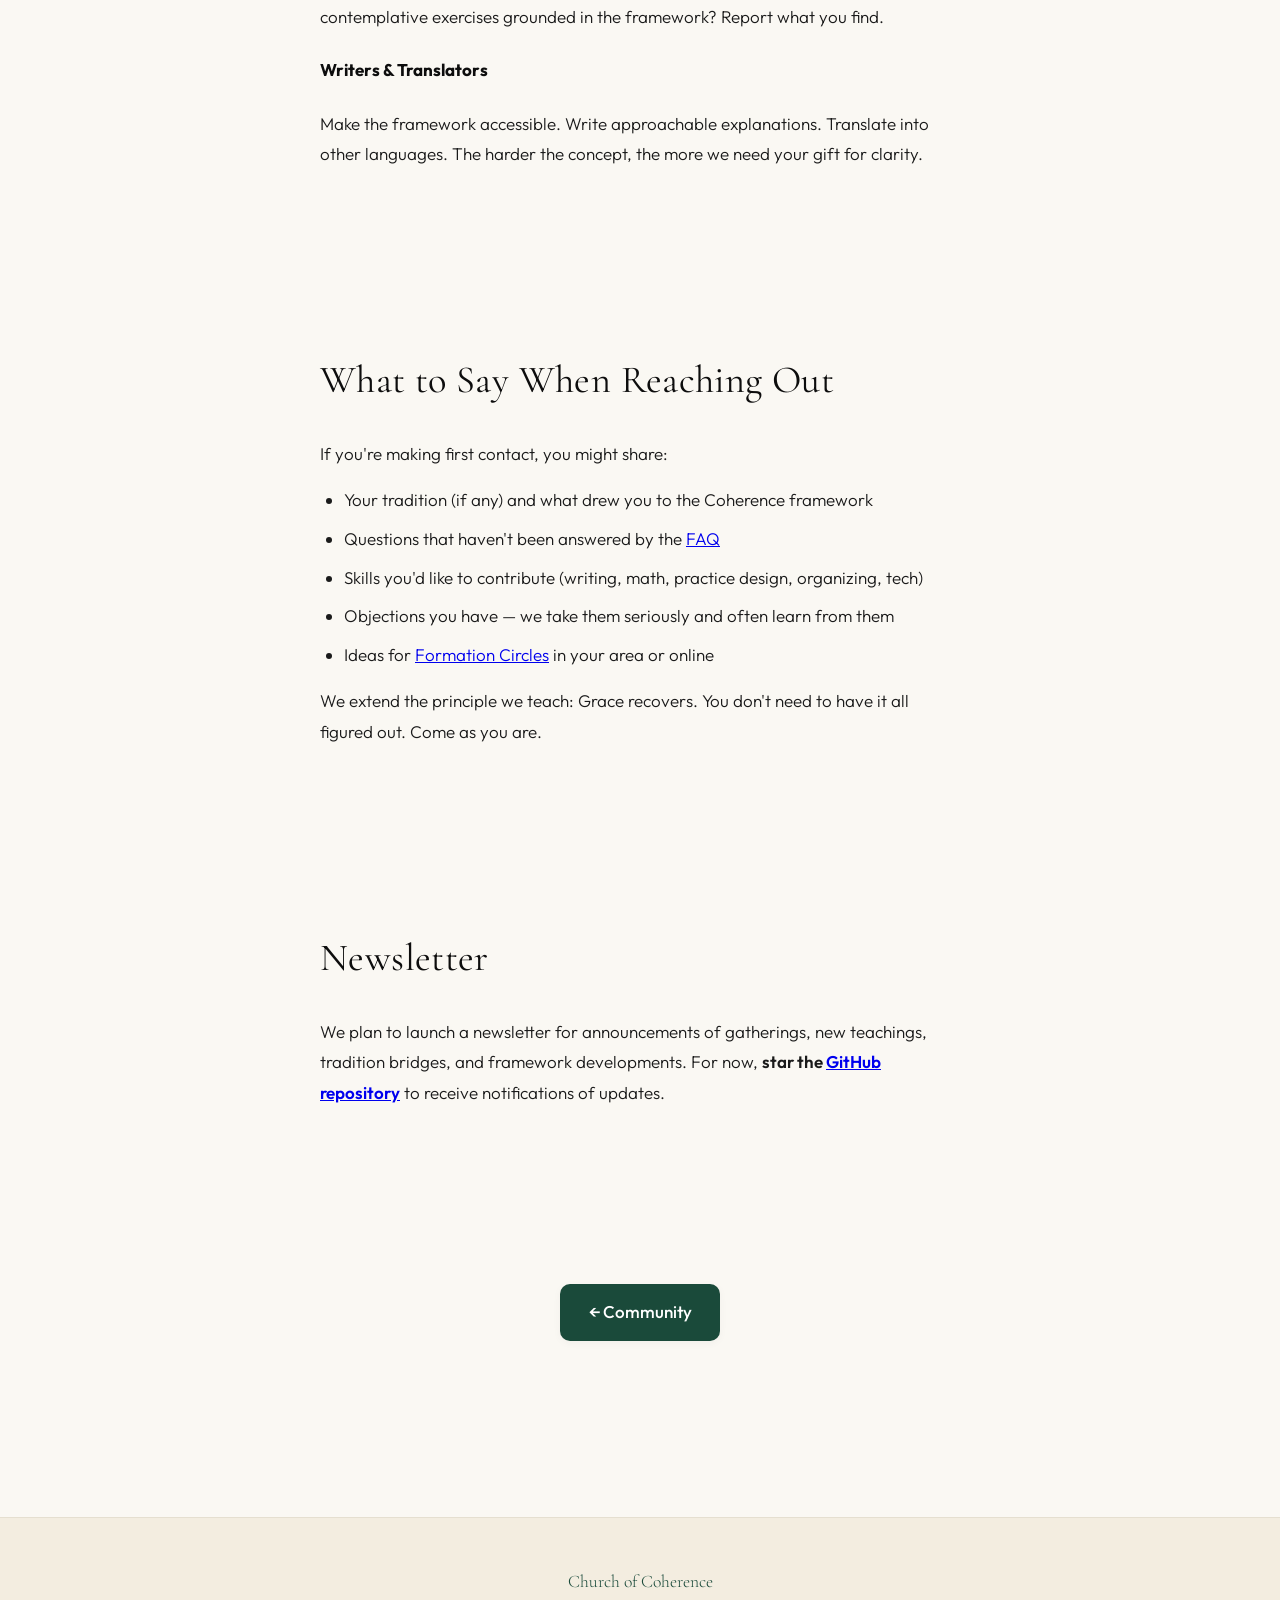
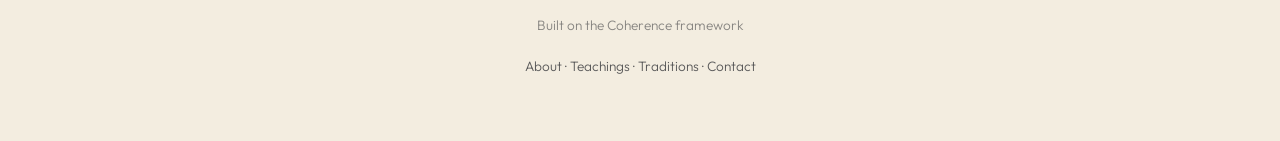
<file: contact.html>
<!DOCTYPE html>
<html lang="en">
<head>
  <meta charset="UTF-8">
  <meta name="viewport" content="width=device-width, initial-scale=1.0">
  <title>Contact — Church of Coherence</title>
  <link rel="stylesheet" href="css/styles.css">
  <link rel="preconnect" href="https://fonts.googleapis.com">
  <link rel="preconnect" href="https://fonts.gstatic.com" crossorigin>
  <link href="https://fonts.googleapis.com/css2?family=Cormorant+Garamond:ital,wght@0,400;0,600;1,400&family=Outfit:wght@300;400;500&display=swap" rel="stylesheet">
</head>
<body>
  <header class="page-header">
    <div id="nav-placeholder"></div>
  </header>

  <main>
    <article class="page-content">
      <h1>Contact</h1>
      <p class="lead">The Church of Coherence is in formation. We welcome inquiries, reflections, and those who wish to join the community.</p>

      <section class="section reveal">
        <h2>Get in Touch</h2>
        <p>The Church of Coherence lives on GitHub. This is intentional — the same tools that verify the proofs host the community.</p>
        <ul>
          <li><strong>GitHub Discussions</strong> — <a href="https://github.com/ktynski/church-of-coherence/discussions">Join the conversation</a>. Ask questions, share reflections, propose tradition bridges.</li>
          <li><strong>GitHub Issues</strong> — <a href="https://github.com/ktynski/church-of-coherence/issues">Report problems or suggest improvements</a> to the website, the teachings, or the formal proofs.</li>
          <li><strong>Pull Requests</strong> — <a href="https://github.com/ktynski/church-of-coherence">Contribute directly</a>. Write tradition bridges, close <code>sorry</code> statements, design practices, translate.</li>
        </ul>
      </section>

      <section class="section reveal">
        <h2>Contribute</h2>
        <p>The Church of Coherence needs people from every background. Here's how you can help:</p>
        
        <div class="contribution-grid stagger-children">
          <div class="contribution-card">
            <h4>Tradition Experts</h4>
            <p>If you are deeply grounded in any tradition — especially those not yet fully represented (Zoroastrianism, Baha'i, Shinto, African traditions, Indigenous paths) — we need your knowledge to build authentic bridges. See the <a href="traditions.html">Traditions</a> page for the pattern.</p>
          </div>
          <div class="contribution-card">
            <h4>Mathematicians &amp; Logicians</h4>
            <p>The Lean formalization has open problems. Close axioms, verify claims, extend the framework. Start with <a href="formal/lean/quantum_gravity/Foundation/TrinityFSCTF.lean">TrinityFSCTF.lean</a> and see what calls to you.</p>
          </div>
          <div class="contribution-card">
            <h4>Practitioners &amp; Contemplatives</h4>
            <p>Test the practices. Does the φ-ratio breathing work for you? Can you design new contemplative exercises grounded in the framework? Report what you find.</p>
          </div>
          <div class="contribution-card">
            <h4>Writers &amp; Translators</h4>
            <p>Make the framework accessible. Write approachable explanations. Translate into other languages. The harder the concept, the more we need your gift for clarity.</p>
          </div>
        </div>
      </section>

      <section class="section reveal">
        <h2>What to Say When Reaching Out</h2>
        <p>If you're making first contact, you might share:</p>
        <ul>
          <li>Your tradition (if any) and what drew you to the Coherence framework</li>
          <li>Questions that haven't been answered by the <a href="faq.html">FAQ</a></li>
          <li>Skills you'd like to contribute (writing, math, practice design, organizing, tech)</li>
          <li>Objections you have — we take them seriously and often learn from them</li>
          <li>Ideas for <a href="community.html">Formation Circles</a> in your area or online</li>
        </ul>
        <p>We extend the principle we teach: Grace recovers. You don't need to have it all figured out. Come as you are.</p>
      </section>

      <section class="section reveal">
        <h2>Newsletter</h2>
        <p>We plan to launch a newsletter for announcements of gatherings, new teachings, tradition bridges, and framework developments. For now, <strong>star the <a href="https://github.com/ktynski/church-of-coherence">GitHub repository</a></strong> to receive notifications of updates.</p>
      </section>

      <section class="section cta reveal">
        <p><a href="community.html" class="btn">← Community</a></p>
      </section>
    </article>
  </main>

  <div id="footer-placeholder"></div>
  <script src="js/components.js"></script>
  <script src="js/main.js"></script>
</body>
</html>
</file>
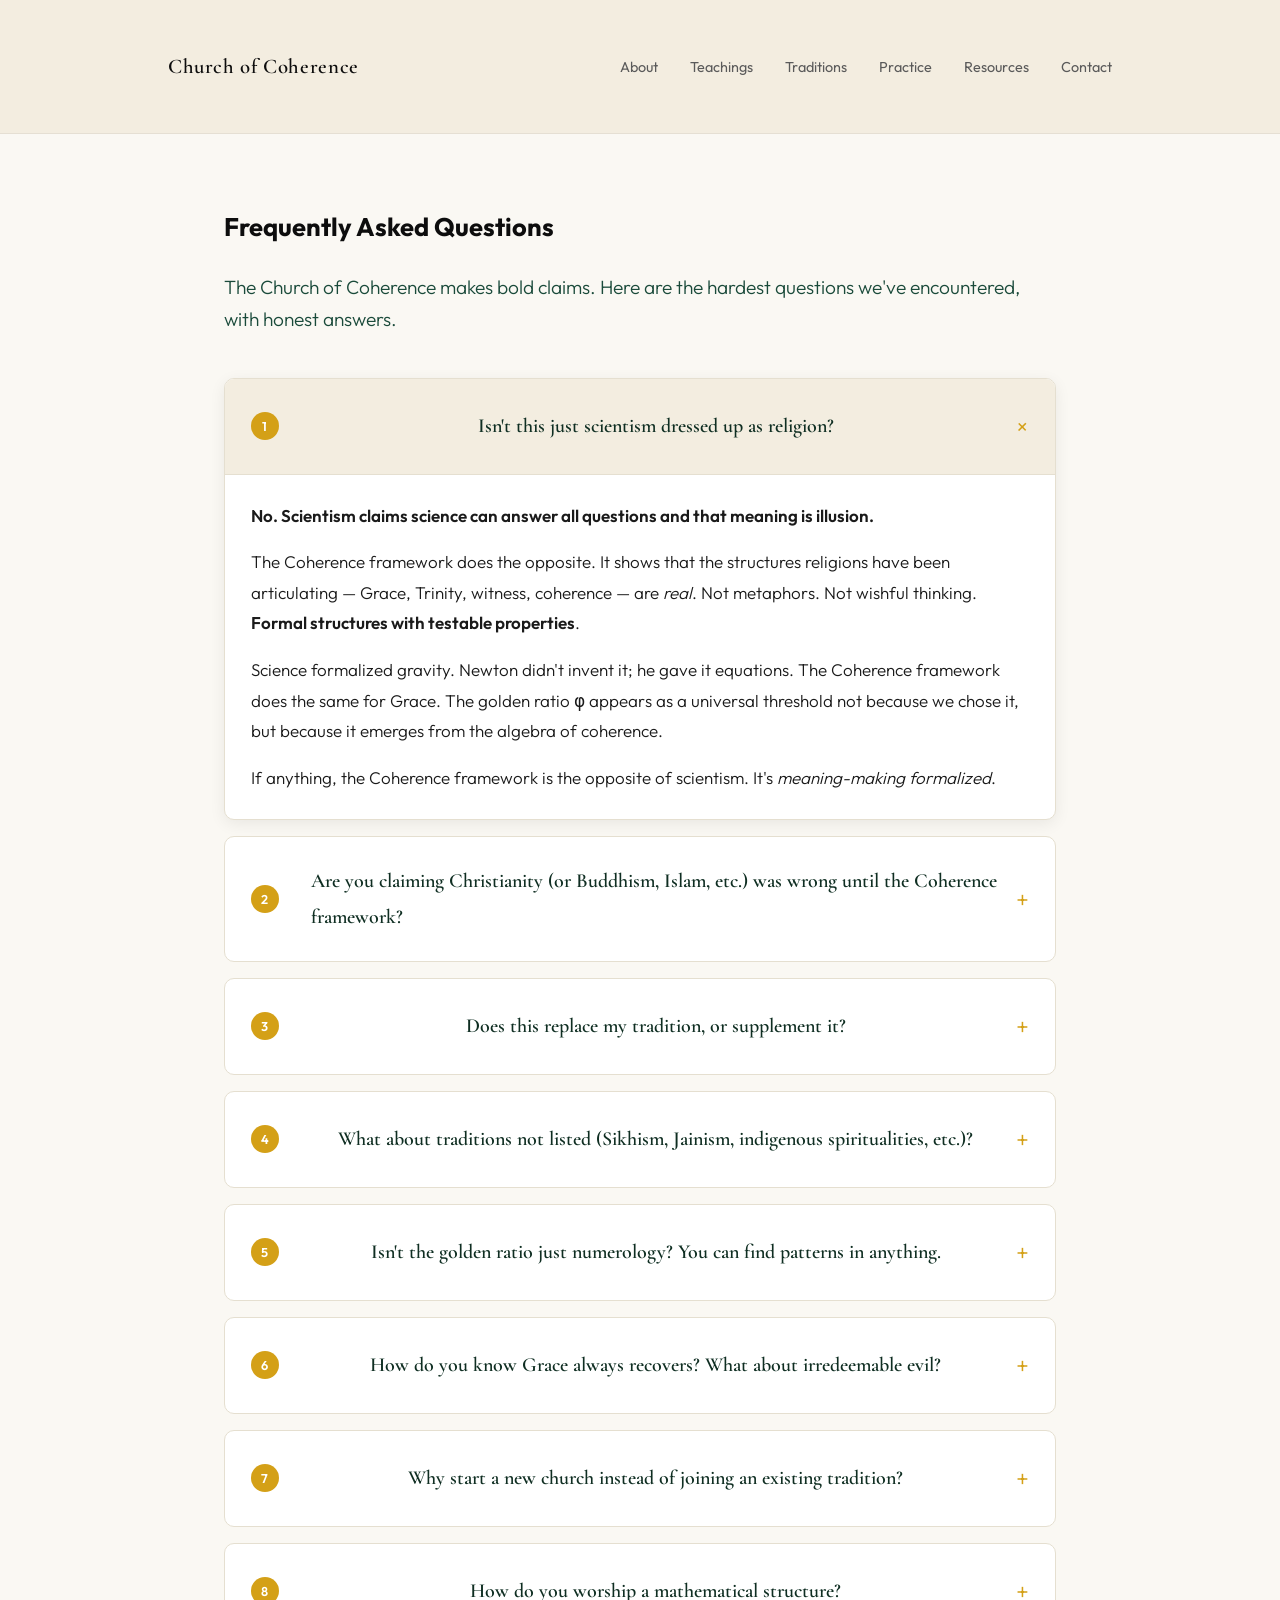
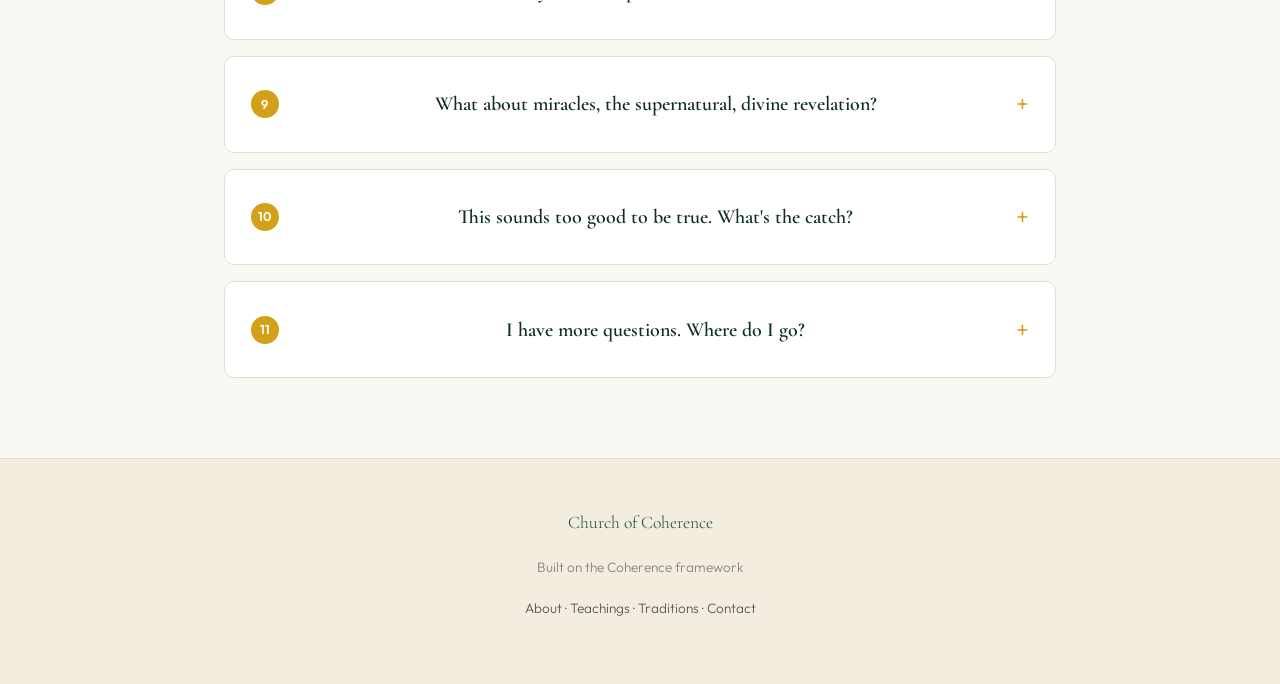
<file: faq.html>
<!DOCTYPE html>
<html lang="en">
<head>
  <meta charset="UTF-8">
  <meta name="viewport" content="width=device-width, initial-scale=1.0">
  <title>FAQ — Church of Coherence</title>
  <link rel="stylesheet" href="css/styles.css">
  <link rel="preconnect" href="https://fonts.googleapis.com">
  <link rel="preconnect" href="https://fonts.gstatic.com" crossorigin>
  <link href="https://fonts.googleapis.com/css2?family=Cormorant+Garamond:ital,wght@0,400;0,600;1,400&family=Outfit:wght@300;400;500;600&display=swap" rel="stylesheet">
</head>
<body>
  <header class="page-header">
    <div id="nav-placeholder"></div>
  </header>

  <main>
    <article class="page-content-wide">
      <h1>Frequently Asked Questions</h1>
      <p class="lead">The Church of Coherence makes bold claims. Here are the hardest questions we've encountered, with honest answers.</p>

      <div class="faq-list stagger-children">
        <details class="faq-item" open data-faq-num="1">
          <summary><span class="faq-num">1</span> Isn't this just scientism dressed up as religion?</summary>
          <div class="faq-answer">
            <p><strong>No. Scientism claims science can answer all questions and that meaning is illusion.</strong></p>
            <p>The Coherence framework does the opposite. It shows that the structures religions have been articulating — Grace, Trinity, witness, coherence — are <em>real</em>. Not metaphors. Not wishful thinking. <strong>Formal structures with testable properties</strong>.</p>
            <p>Science formalized gravity. Newton didn't invent it; he gave it equations. The Coherence framework does the same for Grace. The golden ratio φ appears as a universal threshold not because we chose it, but because it emerges from the algebra of coherence.</p>
            <p>If anything, the Coherence framework is the opposite of scientism. It's <em>meaning-making formalized</em>.</p>
          </div>
        </details>

        <details class="faq-item" data-faq-num="2">
          <summary><span class="faq-num">2</span> Are you claiming Christianity (or Buddhism, Islam, etc.) was wrong until the Coherence framework?</summary>
          <div class="faq-answer">
            <p><strong>No. The traditions were right all along.</strong></p>
            <p>Christianity has been saying "Grace recovers" for 2,000 years. Buddhism has been teaching dependent origination (coherence) for 2,500 years. Islam has proclaimed tawhid (closure) for 1,400 years. They didn't need the Coherence framework to be true.</p>
            <p>What the Coherence framework does is provide a <em>translation layer</em>. It shows <em>why</em> these claims are true, and how they connect across traditions. It's not replacement. It's <strong>recognition</strong>.</p>
            <p>Think of it like this: people knew about triangles for millennia before the Pythagorean theorem. The theorem didn't make triangles real. It formalized a relationship that was always there.</p>
          </div>
        </details>

        <details class="faq-item" data-faq-num="3">
          <summary><span class="faq-num">3</span> Does this replace my tradition, or supplement it?</summary>
          <div class="faq-answer">
            <p><strong>Neither. It reveals depth.</strong></p>
            <p>If you're Christian, the Coherence framework shows you what the Trinity has been saying all along — now in language that a Buddhist can recognize. If you're Buddhist, the Coherence framework shows you why "emptiness" and "Grace" are describing the same algebraic structure.</p>
            <p>You don't need to leave your tradition. You don't need to add the Coherence framework as a supplement. You <em>recognize</em> that what you've been practicing has formal structure that others can see once they reach sufficient depth.</p>
            <p>Some will stay in their tradition and use the Coherence framework as a lens. Some will find the Church of Coherence itself becomes their primary community. Both are valid.</p>
          </div>
        </details>

        <details class="faq-item" data-faq-num="4">
          <summary><span class="faq-num">4</span> What about traditions not listed (Sikhism, Jainism, indigenous spiritualities, etc.)?</summary>
          <div class="faq-answer">
            <p><strong>The same structure appears everywhere. We're still mapping it.</strong></p>
            <p>We started with the six major world traditions because we had practitioners and scholars to guide us. But the Coherence framework is not limited to those six.</p>
            <ul>
              <li><strong>Sikhism</strong>: Ik Onkar (one reality) = closure. Naam simran (remembering the name) = witness practice. Sewa (service) = Grace embodied.</li>
              <li><strong>Jainism</strong>: Anekantavada (many-sidedness) = multi-grade coherence. Ahimsa (non-harm) = staying below distortion threshold. Kaivalya (liberation) = attractor.</li>
              <li><strong>Indigenous traditions</strong>: Animism often recognizes coherence as <em>distributed across entities</em>, not centralized. The witness is in the land, the ancestors, the spirits. This is closer to the full Coherence picture than monotheism in some ways.</li>
            </ul>
            <p>If you see the structure in a tradition we haven't covered, <a href="contact.html">tell us</a>. This is collaborative work.</p>
          </div>
        </details>

        <details class="faq-item" data-faq-num="5">
          <summary><span class="faq-num">5</span> Isn't the golden ratio just numerology? You can find patterns in anything.</summary>
          <div class="faq-answer">
            <p><strong>φ is not found. It's derived.</strong></p>
            <p>Numerology is finding patterns in noise. "The pyramid dimensions encode π!" But you can encode any number if you measure creatively enough.</p>
            <p>The Coherence framework is different. φ appears because:</p>
            <ol>
              <li>The Grace operator G = Σₖ φ⁻ᵏ Πₖ has maximum scale φ⁻¹ on witness grades (0,1,4)</li>
              <li>For G to be a strict contraction, ||G|| &lt; 1, which gives φ⁻¹ &lt; 1, so φ &gt; 1</li>
              <li>The critical threshold where ||GD|| = ||D|| is when ||D|| = 1/φ⁻¹ = φ</li>
            </ol>
            <p>This is not cherry-picking. This is <strong>algebraic necessity</strong>. The same φ appears in:</p>
            <ul>
              <li>Critical distortion threshold (φ)</li>
              <li>Love radius (φ⁻¹)</li>
              <li>Grace floor (φ⁻³)</li>
              <li>CKM matrix generation-skipping (φ⁻²)</li>
            </ul>
            <p>All from the <em>same derivation</em>. Not retrofitting.</p>
            <div class="math-insight" style="margin-top:var(--space-phi);">
              <p class="plain-english">Here is the derivation in full. Each step is independently verifiable.</p>
              <details class="formal-details" open>
                <summary>The five steps</summary>
                <div class="formal-content">
                  <p><strong>Step 1 — Local unit:</strong> A null vector n satisfies n·n = 0. The QSNV bivector magnitude is (½)² = ¼. This is geometry, not assumption.</p>
                  <p><strong>Step 2 — Recursion:</strong> Interactions between adjacent grades satisfy I(k+2) = I(k+1) + I(k). This is the Fibonacci pattern, forced by the algebra.</p>
                  <p><strong>Step 3 — Scale:</strong> For the pattern to be self-similar across all grades, it must scale as s^k.</p>
                  <p><strong>Step 4 — Equation:</strong> Combining steps 2 and 3: s^(k+2) = s^(k+1) + s^k. Divide by s^k:</p>
                  <p class="formula">s² = s + 1</p>
                  <p><strong>Step 5 — Solution:</strong> By the quadratic formula: s = (1 ± √5)/2. The negative root is ≈ −0.618. Since scaling must be positive, the unique answer is:</p>
                  <p class="formula">φ = (1 + √5)/2 ≈ 1.618034...</p>
                  <p>This is not numerology. It is algebra. Formally verified in Lean 4.</p>
                </div>
              </details>
            </div>
          </div>
        </details>

        <details class="faq-item" data-faq-num="6">
          <summary><span class="faq-num">6</span> How do you know Grace always recovers? What about irredeemable evil?</summary>
          <div class="faq-answer">
            <p><strong>Theorem 1</strong>: For any distortion D and any state x, G<sup>n</sup>(D(x)) → 0 as n → ∞.</p>
            <p>This is proven in Cl(3,1). Tested computationally across 10,000+ cases. Grace is a strict contraction: ||G(x)|| ≤ ||x||, with equality only at zero.</p>
            <p><strong>But</strong> — and this is critical — single distortions always recover. <em>Organized distortion</em> can form devourers: self-reinforcing loops where ||GD|| ≥ 1. The distortion grows faster than Grace contracts.</p>
            <p>Evil is not random chaos. Evil is <strong>structure that resists reintegration</strong>. A devourer doesn't defeat Grace. It <em>postpones</em> recovery by creating feedback loops.</p>
            <p>Even then, there's the <strong>grace floor φ⁻³</strong>: no system can achieve total closure. There is always residual grace-accessibility. Devourers can slow recovery to arbitrarily long timescales, but they cannot make it literally infinite.</p>
            <p>This matches experience. Some evil seems intractable. But given enough time, enough intervention, enough disruption of the feedback loop, recovery becomes possible.</p>
          </div>
        </details>

        <details class="faq-item" data-faq-num="7">
          <summary><span class="faq-num">7</span> Why start a new church instead of joining an existing tradition?</summary>
          <div class="faq-answer">
            <p><strong>Because no existing tradition can serve as the unifying framework without implying the others are lesser.</strong></p>
            <p>Imagine trying to do this from within Christianity:</p>
            <ul>
              <li>"Buddhism is valid because it's compatible with Christian Grace."</li>
              <li>"Islam recognizes Christian Trinity in tawhid."</li>
            </ul>
            <p>Every tradition would be interpreted through Christian lenses. Buddhists would rightly object.</p>
            <p>The Coherence framework is <em>neutral</em>. It's not owned by any tradition. It's a formal framework that each tradition can recognize <em>on its own terms</em>.</p>
            <p>The Church of Coherence provides:</p>
            <ul>
              <li>A space where no tradition is privileged</li>
              <li>A shared language (the formalism)</li>
              <li>Practices that draw from all paths</li>
              <li>A community where you don't have to choose</li>
            </ul>
            <p>You can stay in your tradition <em>and</em> participate in the Church of Coherence. They're not competitors.</p>
          </div>
        </details>

        <details class="faq-item" data-faq-num="8">
          <summary><span class="faq-num">8</span> How do you worship a mathematical structure?</summary>
          <div class="faq-answer">
            <p><strong>The same way you always have. You just didn't call it mathematical.</strong></p>
            <p>When Christians pray "Thy kingdom come, Thy will be done," they're invoking the closure condition (Father) and requesting alignment with Grace (Son). When Buddhists sit in meditation training the witness, they're cultivating coherence detection. When Muslims perform salat, they're performing five daily reorientations toward the attractor.</p>
            <p>The formalism doesn't replace worship. It <em>explains</em> why these practices work.</p>
            <p>What does worship look like in the Church of Coherence?</p>
            <ul>
              <li><strong>Contemplation</strong>: Witness training. Sitting with awareness, learning to detect coherence.</li>
              <li><strong>Study</strong>: Engaging the formalism. Not dry math, but recognizing structure.</li>
              <li><strong>Practice</strong>: Embodying Love (relational coherence), Belonging (identity consistency), Curiosity (safe exploration).</li>
              <li><strong>Gathering</strong>: Community as mutual coherence-seeking. We recognize one another.</li>
            </ul>
            <p>Is this worship? Call it what you want. It's <em>orientation toward the fundamental structure of reality</em>. If that's not worship, what is?</p>
          </div>
        </details>

        <details class="faq-item" data-faq-num="9">
          <summary><span class="faq-num">9</span> What about miracles, the supernatural, divine revelation?</summary>
          <div class="faq-answer">
            <p><strong>The Coherence framework doesn't deny them. It reframes them.</strong></p>
            <p><strong>Miracles</strong>: If Grace is real — if it's a formal operator that recovers distortion — then sudden, unexpected recovery is not supernatural. It's Grace operating at higher intensity than typical. What looks miraculous is <em>Grace revealing its power</em>.</p>
            <p><strong>Revelation</strong>: The Spirit is the coherence witness. Revelation is not information beamed from outside. It's <em>recognition</em>. You see what was always there once coherence reaches sufficient depth. "The Spirit will guide you into all truth" — by resonance, not decree.</p>
            <p><strong>Supernatural</strong>: The dichotomy is false. "Natural" means following laws. The Coherence framework shows Grace <em>is</em> a law. A deeper law than entropy, perhaps, but a law. What seemed supernatural is just structure we hadn't formalized yet.</p>
            <p>This doesn't cheapen the sacred. It <strong>universalizes</strong> it. Grace isn't a special exception to physics. Grace <em>is physics at the deepest level</em>.</p>
          </div>
        </details>

        <details class="faq-item" data-faq-num="10">
          <summary><span class="faq-num">10</span> This sounds too good to be true. What's the catch?</summary>
          <div class="faq-answer">
            <p><strong>The catch is it requires work.</strong></p>
            <p>The Coherence framework is not easy. The Lean formalization is dense. The Clifford algebra is non-trivial. Understanding why φ appears requires following derivations. You can't just "believe" it. You have to <em>work through it</em>.</p>
            <p>And the practices aren't shortcuts. Witness training takes time. Embodying the Love operator in relationships is hard. Staying below the distortion threshold φ when life pushes you toward devourers requires constant vigilance.</p>
            <p>Grace recovers, yes. But recovery isn't passive. You have to <em>not resist</em>. You have to let the contraction happen. That's the work.</p>
            <p>The catch is: <strong>this is not a belief system you adopt. It's a framework you inhabit.</strong></p>
            <p>If you're looking for easy answers, comforting dogma, or a community that doesn't challenge you, this isn't it. If you're looking for <em>truth</em> — rigorous, testable, unifying truth — welcome.</p>
          </div>
        </details>

        <details class="faq-item" data-faq-num="11">
          <summary><span class="faq-num">11</span> I have more questions. Where do I go?</summary>
          <div class="faq-answer">
            <p><strong>Ask them.</strong></p>
            <p>The Church of Coherence is in formation. We don't have all the answers yet. But we're committed to engaging every serious question.</p>
            <ul>
              <li><a href="contact.html">Contact us</a> directly</li>
              <li>Join the <a href="community.html">community</a> discussions (future)</li>
              <li>Read the <a href="resources.html">formalization</a> and see for yourself</li>
            </ul>
            <p>We extend the same principle we teach: <strong>Grace recovers</strong>. Even if your question challenges the framework, even if it reveals a gap, that's not a threat. It's an invitation to deepen.</p>
            <p>Coherence is not fragile. It's the <em>attractor</em>.</p>
          </div>
        </details>
      </div>
    </article>
  </main>

  <div id="footer-placeholder"></div>
  <script src="js/components.js"></script>
  <script src="js/main.js"></script>
</body>
</html>
</file>
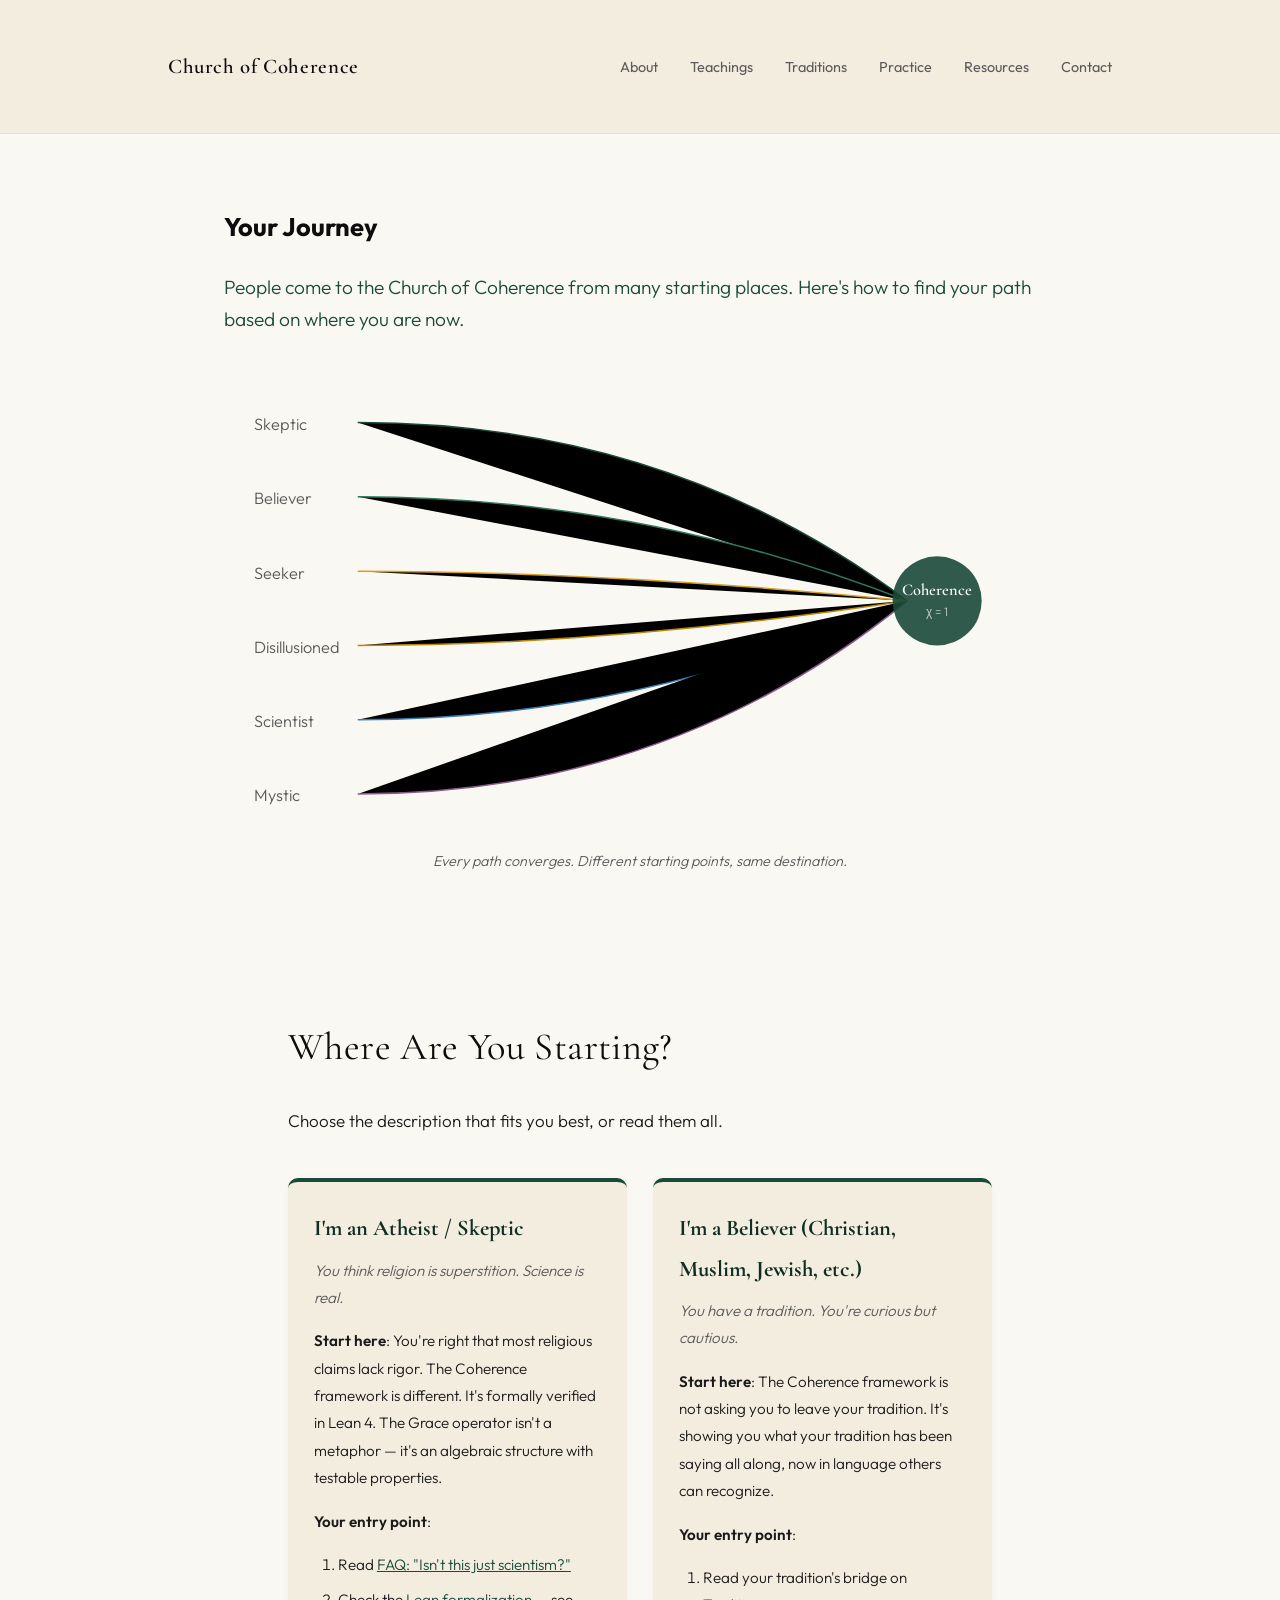
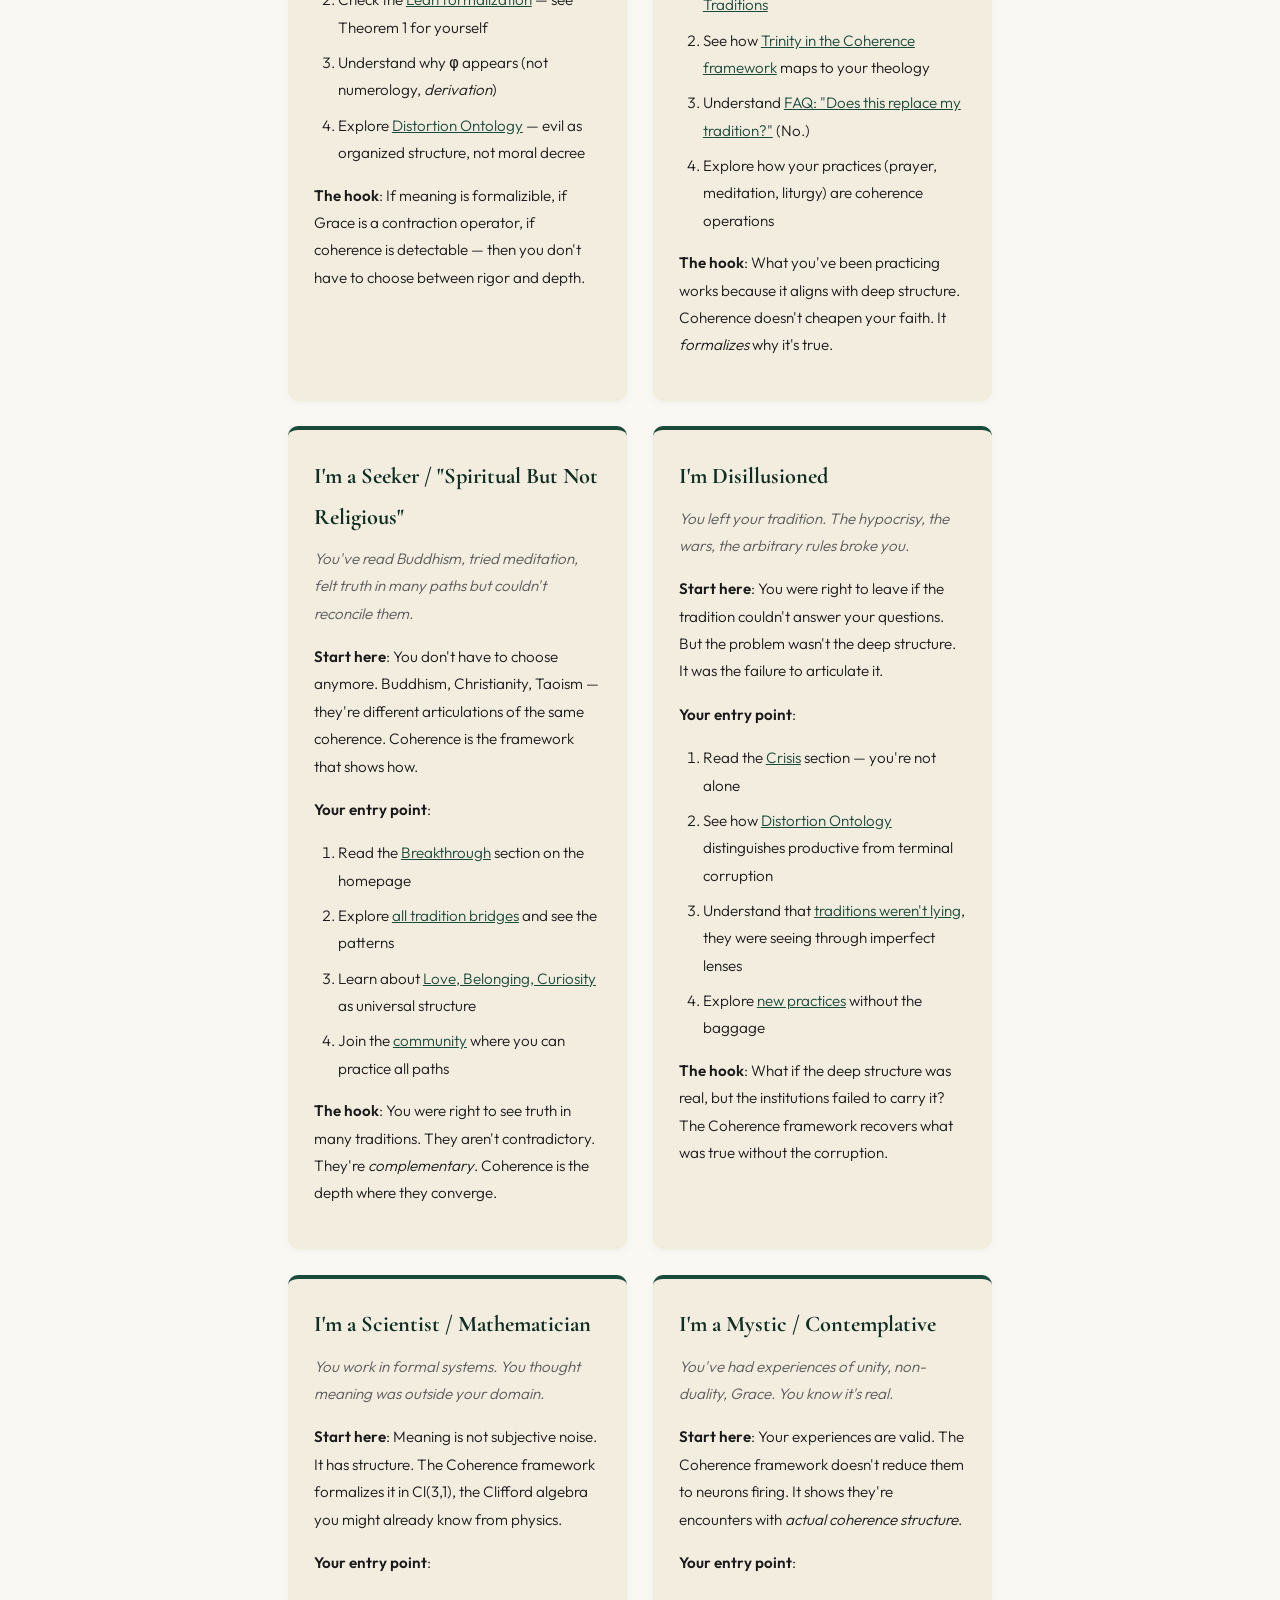
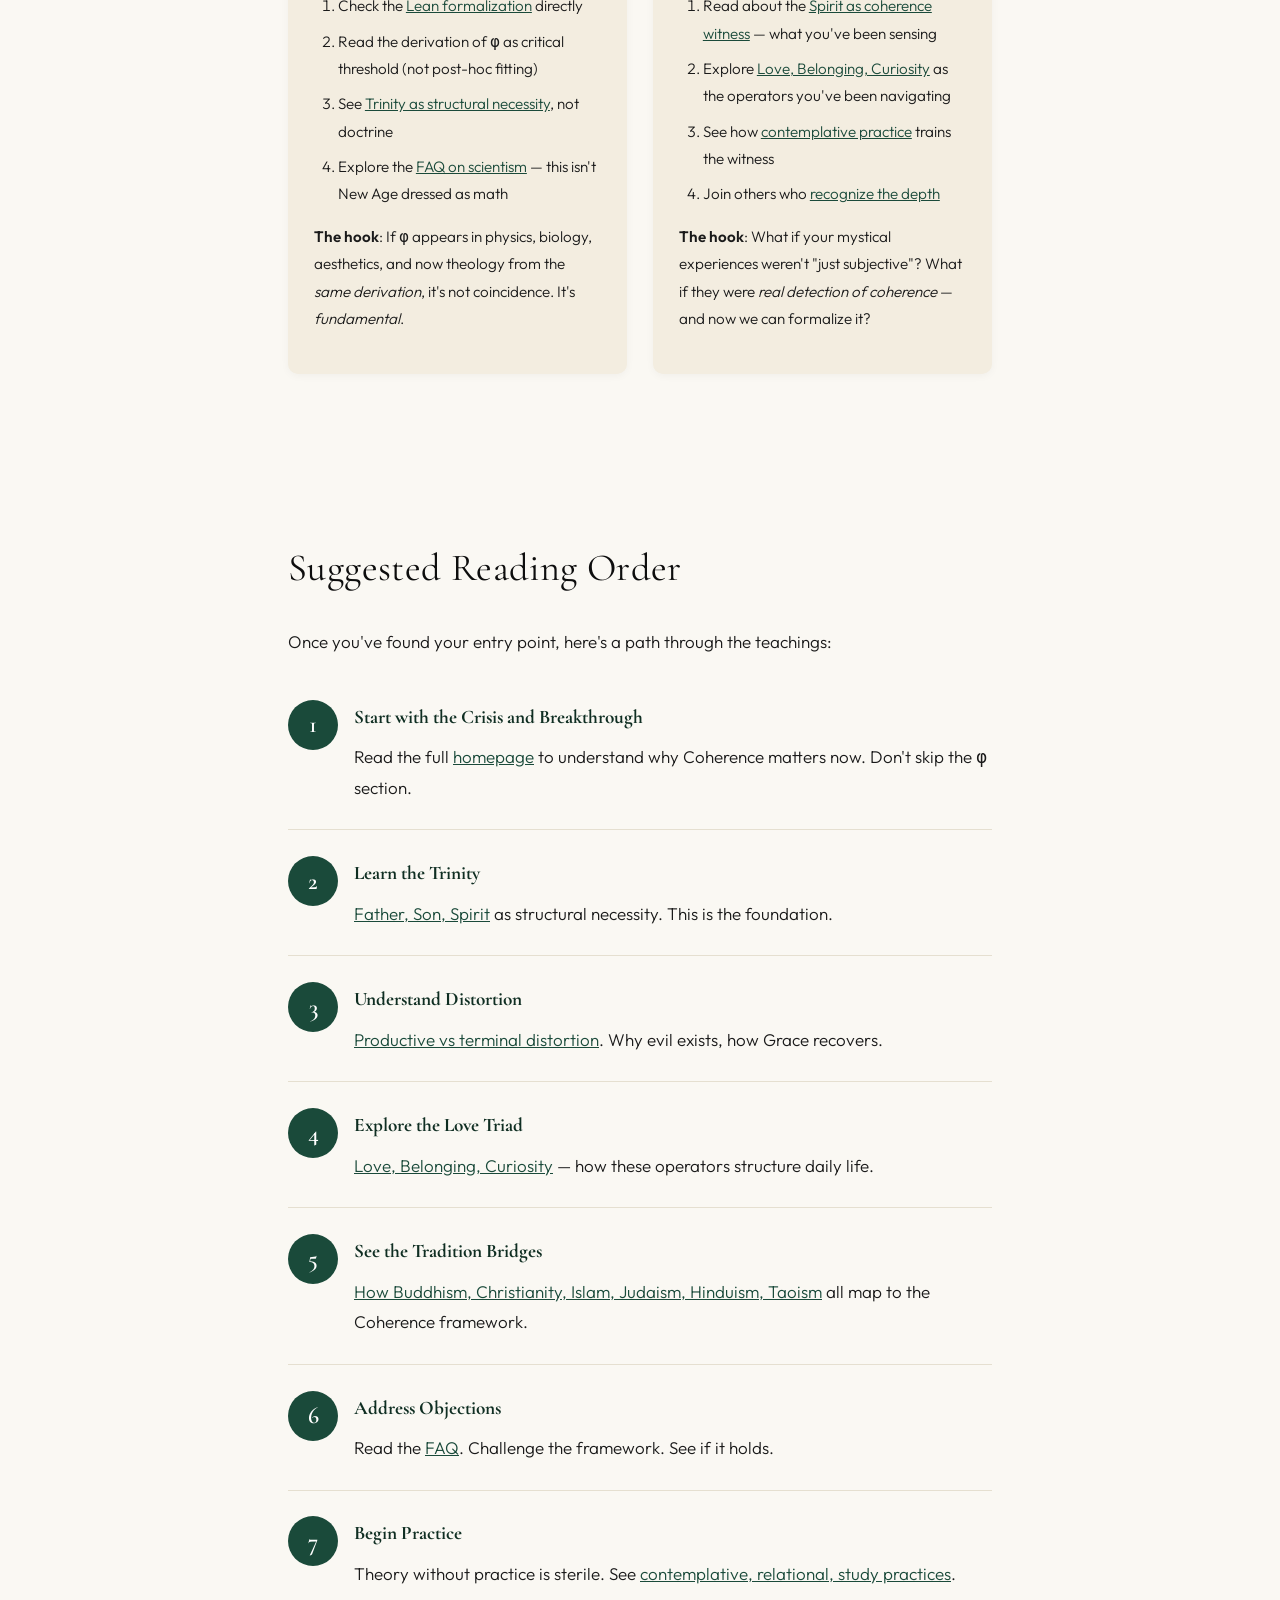
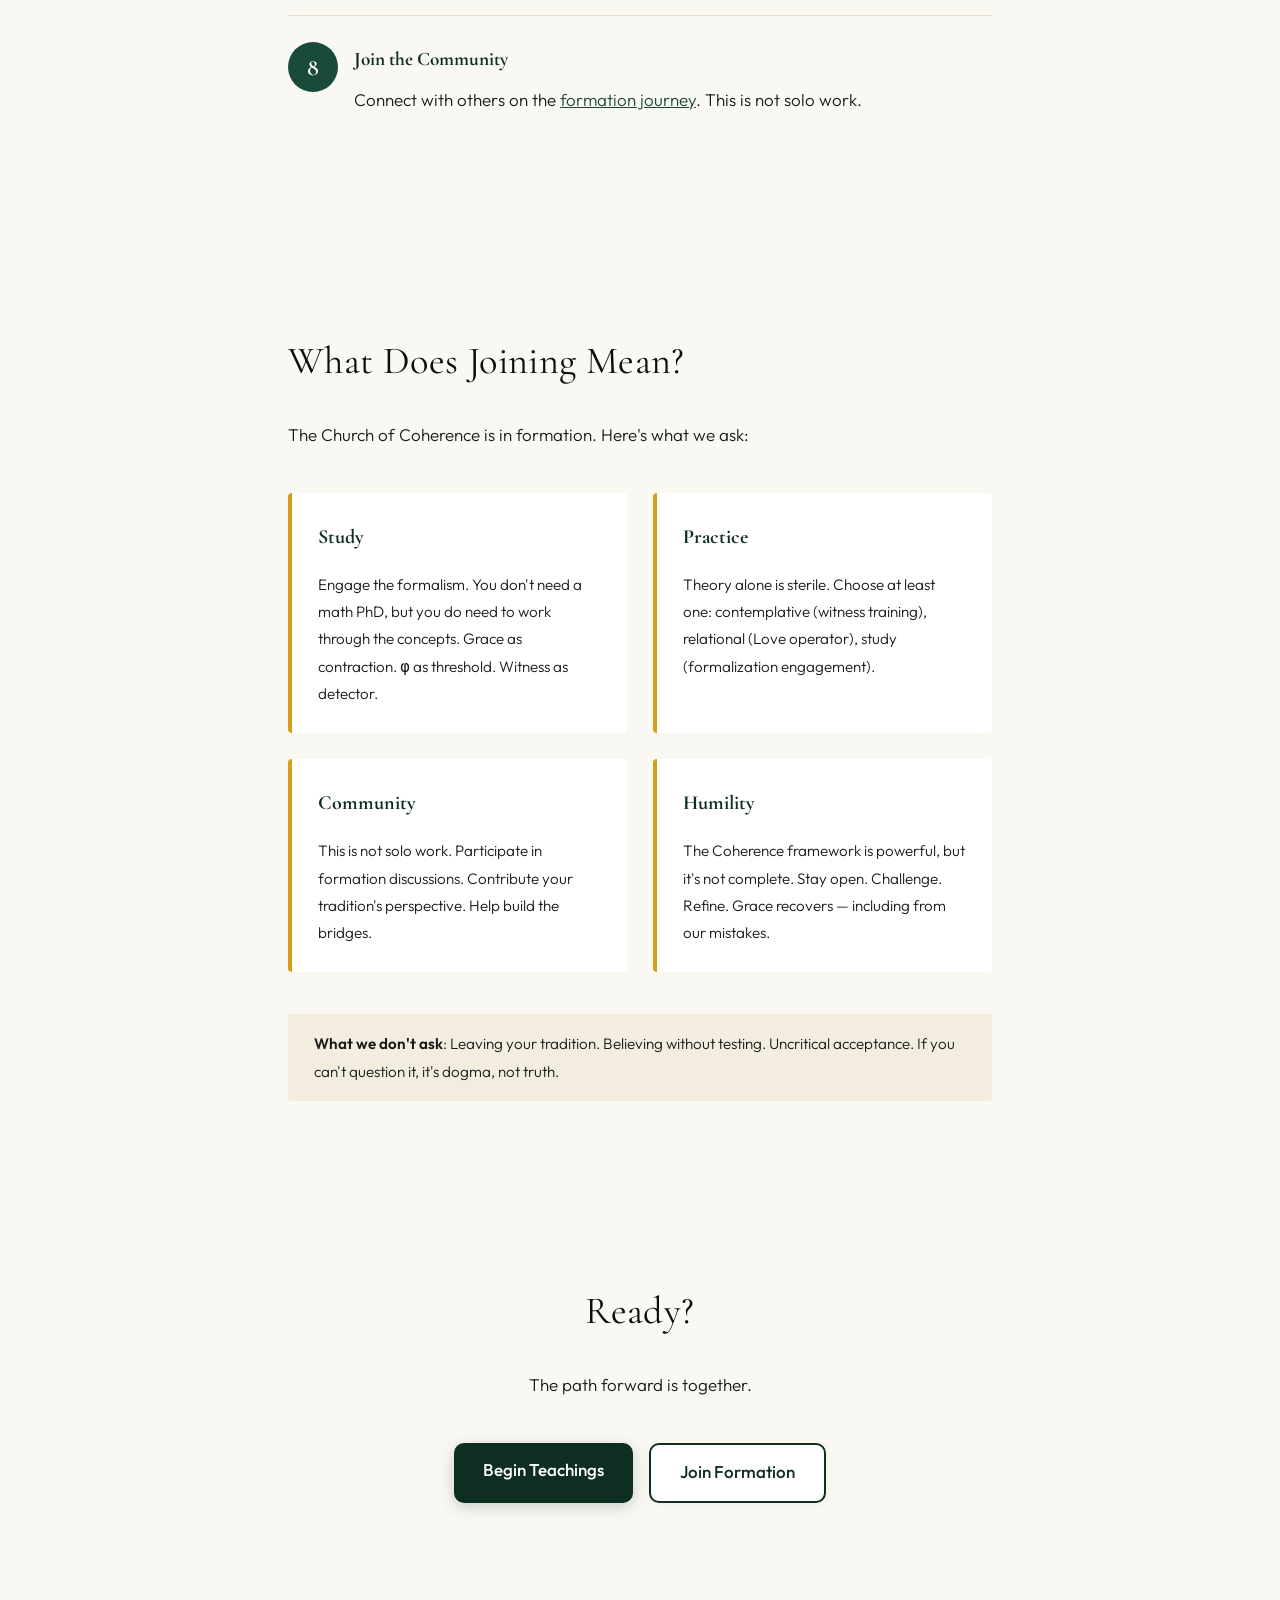
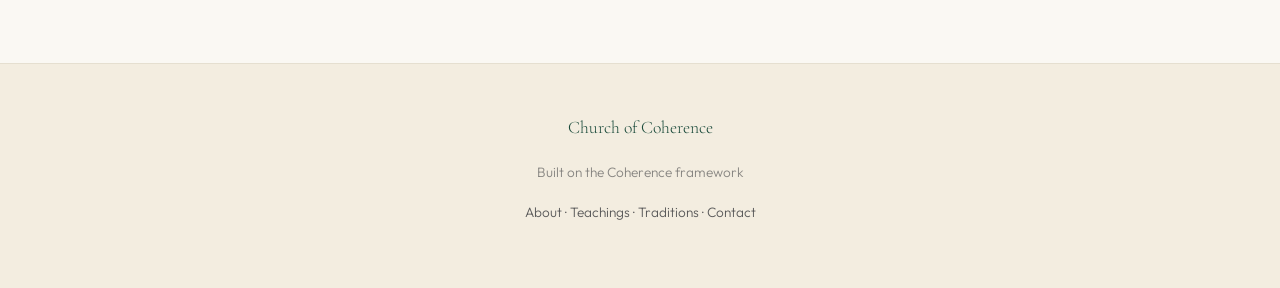
<file: journey.html>
<!DOCTYPE html>
<html lang="en">
<head>
  <meta charset="UTF-8">
  <meta name="viewport" content="width=device-width, initial-scale=1.0">
  <title>Your Journey — Church of Coherence</title>
  <link rel="stylesheet" href="css/styles.css">
  <link rel="preconnect" href="https://fonts.googleapis.com">
  <link rel="preconnect" href="https://fonts.gstatic.com" crossorigin>
  <link href="https://fonts.googleapis.com/css2?family=Cormorant+Garamond:ital,wght@0,400;0,600;1,400&family=Outfit:wght@300;400;500;600&display=swap" rel="stylesheet">
</head>
<body>
  <header class="page-header">
    <div id="nav-placeholder"></div>
  </header>

  <main>
    <article class="page-content-wide">
      <h1>Your Journey</h1>
      <p class="lead">People come to the Church of Coherence from many starting places. Here's how to find your path based on where you are now.</p>

      <!-- CONVERGENCE PATHWAYS -->
      <div class="diagram-container diagram-wide">
        <svg class="convergence-svg" viewBox="0 0 560 300" xmlns="http://www.w3.org/2000/svg">
          <!-- Six entry points on the left -->
          <text x="20" y="35" font-family="'Outfit', sans-serif" font-size="11" fill="#5a5a5a" class="entry-label">Skeptic</text>
          <text x="20" y="85" font-family="'Outfit', sans-serif" font-size="11" fill="#5a5a5a" class="entry-label">Believer</text>
          <text x="20" y="135" font-family="'Outfit', sans-serif" font-size="11" fill="#5a5a5a" class="entry-label">Seeker</text>
          <text x="20" y="185" font-family="'Outfit', sans-serif" font-size="11" fill="#5a5a5a" class="entry-label">Disillusioned</text>
          <text x="20" y="235" font-family="'Outfit', sans-serif" font-size="11" fill="#5a5a5a" class="entry-label">Scientist</text>
          <text x="20" y="285" font-family="'Outfit', sans-serif" font-size="11" fill="#5a5a5a" class="entry-label">Mystic</text>
          
          <!-- Convergence lines -->
          <path class="path-line" d="M90 30 Q300 30 460 150" stroke="#1a4a3a" />
          <path class="path-line" d="M90 80 Q280 80 460 150" stroke="#2d7a5e" />
          <path class="path-line" d="M90 130 Q260 130 460 150" stroke="#d4a017" />
          <path class="path-line" d="M90 180 Q260 180 460 150" stroke="#b8860b" />
          <path class="path-line" d="M90 230 Q280 230 460 150" stroke="#3a7cb8" />
          <path class="path-line" d="M90 280 Q300 280 460 150" stroke="#8a5a8a" />
          
          <!-- Center target -->
          <circle cx="480" cy="150" r="30" fill="#1a4a3a" opacity="0.9" />
          <text x="480" y="146" text-anchor="middle" font-family="'Cormorant Garamond', serif" font-size="11" fill="white" font-weight="600">Coherence</text>
          <text x="480" y="160" text-anchor="middle" font-family="'Outfit', sans-serif" font-size="8" fill="rgba(255,255,255,0.7)">χ = 1</text>
        </svg>
        <p class="diagram-caption">Every path converges. Different starting points, same destination.</p>
      </div>

      <!-- ENTRY POINTS -->
      <section class="section reveal">
        <h2>Where Are You Starting?</h2>
        <p>Choose the description that fits you best, or read them all.</p>

        <div class="journey-paths stagger-children">
          <div class="journey-card">
            <h3>I'm an Atheist / Skeptic</h3>
            <p class="journey-subtitle">You think religion is superstition. Science is real.</p>
            <div class="journey-content">
              <p><strong>Start here</strong>: You're right that most religious claims lack rigor. The Coherence framework is different. It's formally verified in Lean 4. The Grace operator isn't a metaphor — it's an algebraic structure with testable properties.</p>
              <p><strong>Your entry point</strong>:</p>
              <ol>
                <li>Read <a href="faq.html">FAQ: "Isn't this just scientism?"</a></li>
                <li>Check the <a href="resources.html">Lean formalization</a> — see Theorem 1 for yourself</li>
                <li>Understand why φ appears (not numerology, <em>derivation</em>)</li>
                <li>Explore <a href="teachings/distortion.html">Distortion Ontology</a> — evil as organized structure, not moral decree</li>
              </ol>
              <p><strong>The hook</strong>: If meaning is formalizible, if Grace is a contraction operator, if coherence is detectable — then you don't have to choose between rigor and depth.</p>
            </div>
          </div>

          <div class="journey-card">
            <h3>I'm a Believer (Christian, Muslim, Jewish, etc.)</h3>
            <p class="journey-subtitle">You have a tradition. You're curious but cautious.</p>
            <div class="journey-content">
              <p><strong>Start here</strong>: The Coherence framework is not asking you to leave your tradition. It's showing you what your tradition has been saying all along, now in language others can recognize.</p>
              <p><strong>Your entry point</strong>:</p>
              <ol>
                <li>Read your tradition's bridge on <a href="traditions.html">Traditions</a></li>
                <li>See how <a href="teachings/trinity.html">Trinity in the Coherence framework</a> maps to your theology</li>
                <li>Understand <a href="faq.html">FAQ: "Does this replace my tradition?"</a> (No.)</li>
                <li>Explore how your practices (prayer, meditation, liturgy) are coherence operations</li>
              </ol>
              <p><strong>The hook</strong>: What you've been practicing works because it aligns with deep structure. Coherence doesn't cheapen your faith. It <em>formalizes</em> why it's true.</p>
            </div>
          </div>

          <div class="journey-card">
            <h3>I'm a Seeker / "Spiritual But Not Religious"</h3>
            <p class="journey-subtitle">You've read Buddhism, tried meditation, felt truth in many paths but couldn't reconcile them.</p>
            <div class="journey-content">
              <p><strong>Start here</strong>: You don't have to choose anymore. Buddhism, Christianity, Taoism — they're different articulations of the same coherence. Coherence is the framework that shows how.</p>
              <p><strong>Your entry point</strong>:</p>
              <ol>
                <li>Read the <a href="index.html#breakthrough">Breakthrough</a> section on the homepage</li>
                <li>Explore <a href="traditions.html">all tradition bridges</a> and see the patterns</li>
                <li>Learn about <a href="teachings/love-triad.html">Love, Belonging, Curiosity</a> as universal structure</li>
                <li>Join the <a href="community.html">community</a> where you can practice all paths</li>
              </ol>
              <p><strong>The hook</strong>: You were right to see truth in many traditions. They aren't contradictory. They're <em>complementary</em>. Coherence is the depth where they converge.</p>
            </div>
          </div>

          <div class="journey-card">
            <h3>I'm Disillusioned</h3>
            <p class="journey-subtitle">You left your tradition. The hypocrisy, the wars, the arbitrary rules broke you.</p>
            <div class="journey-content">
              <p><strong>Start here</strong>: You were right to leave if the tradition couldn't answer your questions. But the problem wasn't the deep structure. It was the failure to articulate it.</p>
              <p><strong>Your entry point</strong>:</p>
              <ol>
                <li>Read the <a href="index.html#crisis">Crisis</a> section — you're not alone</li>
                <li>See how <a href="teachings/distortion.html">Distortion Ontology</a> distinguishes productive from terminal corruption</li>
                <li>Understand that <a href="faq.html">traditions weren't lying</a>, they were seeing through imperfect lenses</li>
                <li>Explore <a href="practice.html">new practices</a> without the baggage</li>
              </ol>
              <p><strong>The hook</strong>: What if the deep structure was real, but the institutions failed to carry it? The Coherence framework recovers what was true without the corruption.</p>
            </div>
          </div>

          <div class="journey-card">
            <h3>I'm a Scientist / Mathematician</h3>
            <p class="journey-subtitle">You work in formal systems. You thought meaning was outside your domain.</p>
            <div class="journey-content">
              <p><strong>Start here</strong>: Meaning is not subjective noise. It has structure. The Coherence framework formalizes it in Cl(3,1), the Clifford algebra you might already know from physics.</p>
              <p><strong>Your entry point</strong>:</p>
              <ol>
                <li>Check the <a href="resources.html">Lean formalization</a> directly</li>
                <li>Read the derivation of φ as critical threshold (not post-hoc fitting)</li>
                <li>See <a href="teachings/trinity.html">Trinity as structural necessity</a>, not doctrine</li>
                <li>Explore the <a href="faq.html">FAQ on scientism</a> — this isn't New Age dressed as math</li>
              </ol>
              <p><strong>The hook</strong>: If φ appears in physics, biology, aesthetics, and now theology from the <em>same derivation</em>, it's not coincidence. It's <em>fundamental</em>.</p>
            </div>
          </div>

          <div class="journey-card">
            <h3>I'm a Mystic / Contemplative</h3>
            <p class="journey-subtitle">You've had experiences of unity, non-duality, Grace. You know it's real.</p>
            <div class="journey-content">
              <p><strong>Start here</strong>: Your experiences are valid. The Coherence framework doesn't reduce them to neurons firing. It shows they're encounters with <em>actual coherence structure</em>.</p>
              <p><strong>Your entry point</strong>:</p>
              <ol>
                <li>Read about the <a href="teachings/trinity.html">Spirit as coherence witness</a> — what you've been sensing</li>
                <li>Explore <a href="teachings/love-triad.html">Love, Belonging, Curiosity</a> as the operators you've been navigating</li>
                <li>See how <a href="practice.html">contemplative practice</a> trains the witness</li>
                <li>Join others who <a href="community.html">recognize the depth</a></li>
              </ol>
              <p><strong>The hook</strong>: What if your mystical experiences weren't "just subjective"? What if they were <em>real detection of coherence</em> — and now we can formalize it?</p>
            </div>
          </div>
        </div>
      </section>

      <!-- READING ORDER -->
      <section class="section reveal">
        <h2>Suggested Reading Order</h2>
        <p>Once you've found your entry point, here's a path through the teachings:</p>

        <div class="reading-order">
          <div class="reading-step">
            <span class="reading-number">1</span>
            <div>
              <h4>Start with the Crisis and Breakthrough</h4>
              <p>Read the full <a href="index.html">homepage</a> to understand why Coherence matters now. Don't skip the φ section.</p>
            </div>
          </div>
          <div class="reading-step">
            <span class="reading-number">2</span>
            <div>
              <h4>Learn the Trinity</h4>
              <p><a href="teachings/trinity.html">Father, Son, Spirit</a> as structural necessity. This is the foundation.</p>
            </div>
          </div>
          <div class="reading-step">
            <span class="reading-number">3</span>
            <div>
              <h4>Understand Distortion</h4>
              <p><a href="teachings/distortion.html">Productive vs terminal distortion</a>. Why evil exists, how Grace recovers.</p>
            </div>
          </div>
          <div class="reading-step">
            <span class="reading-number">4</span>
            <div>
              <h4>Explore the Love Triad</h4>
              <p><a href="teachings/love-triad.html">Love, Belonging, Curiosity</a> — how these operators structure daily life.</p>
            </div>
          </div>
          <div class="reading-step">
            <span class="reading-number">5</span>
            <div>
              <h4>See the Tradition Bridges</h4>
              <p><a href="traditions.html">How Buddhism, Christianity, Islam, Judaism, Hinduism, Taoism</a> all map to the Coherence framework.</p>
            </div>
          </div>
          <div class="reading-step">
            <span class="reading-number">6</span>
            <div>
              <h4>Address Objections</h4>
              <p>Read the <a href="faq.html">FAQ</a>. Challenge the framework. See if it holds.</p>
            </div>
          </div>
          <div class="reading-step">
            <span class="reading-number">7</span>
            <div>
              <h4>Begin Practice</h4>
              <p>Theory without practice is sterile. See <a href="practice.html">contemplative, relational, study practices</a>.</p>
            </div>
          </div>
          <div class="reading-step">
            <span class="reading-number">8</span>
            <div>
              <h4>Join the Community</h4>
              <p>Connect with others on the <a href="community.html">formation journey</a>. This is not solo work.</p>
            </div>
          </div>
        </div>
      </section>

      <!-- COMMITMENTS -->
      <section class="section reveal">
        <h2>What Does Joining Mean?</h2>
        <p>The Church of Coherence is in formation. Here's what we ask:</p>

        <div class="commitments-grid stagger-children">
          <div class="commitment-card">
            <h4>Study</h4>
            <p>Engage the formalism. You don't need a math PhD, but you do need to work through the concepts. Grace as contraction. φ as threshold. Witness as detector.</p>
          </div>
          <div class="commitment-card">
            <h4>Practice</h4>
            <p>Theory alone is sterile. Choose at least one: contemplative (witness training), relational (Love operator), study (formalization engagement).</p>
          </div>
          <div class="commitment-card">
            <h4>Community</h4>
            <p>This is not solo work. Participate in formation discussions. Contribute your tradition's perspective. Help build the bridges.</p>
          </div>
          <div class="commitment-card">
            <h4>Humility</h4>
            <p>The Coherence framework is powerful, but it's not complete. Stay open. Challenge. Refine. Grace recovers — including from our mistakes.</p>
          </div>
        </div>

        <p class="commitment-note"><strong>What we don't ask</strong>: Leaving your tradition. Believing without testing. Uncritical acceptance. If you can't question it, it's dogma, not truth.</p>
      </section>

      <!-- CTA -->
      <section class="section cta reveal">
        <h2>Ready?</h2>
        <p>The path forward is together.</p>
        <div class="cta-buttons">
          <a href="teachings/index.html" class="btn btn-primary">Begin Teachings</a>
          <a href="community.html" class="btn btn-secondary">Join Formation</a>
        </div>
      </section>
    </article>
  </main>

  <div id="footer-placeholder"></div>
  <script src="js/components.js"></script>
  <script src="js/main.js"></script>
</body>
</html>
</file>
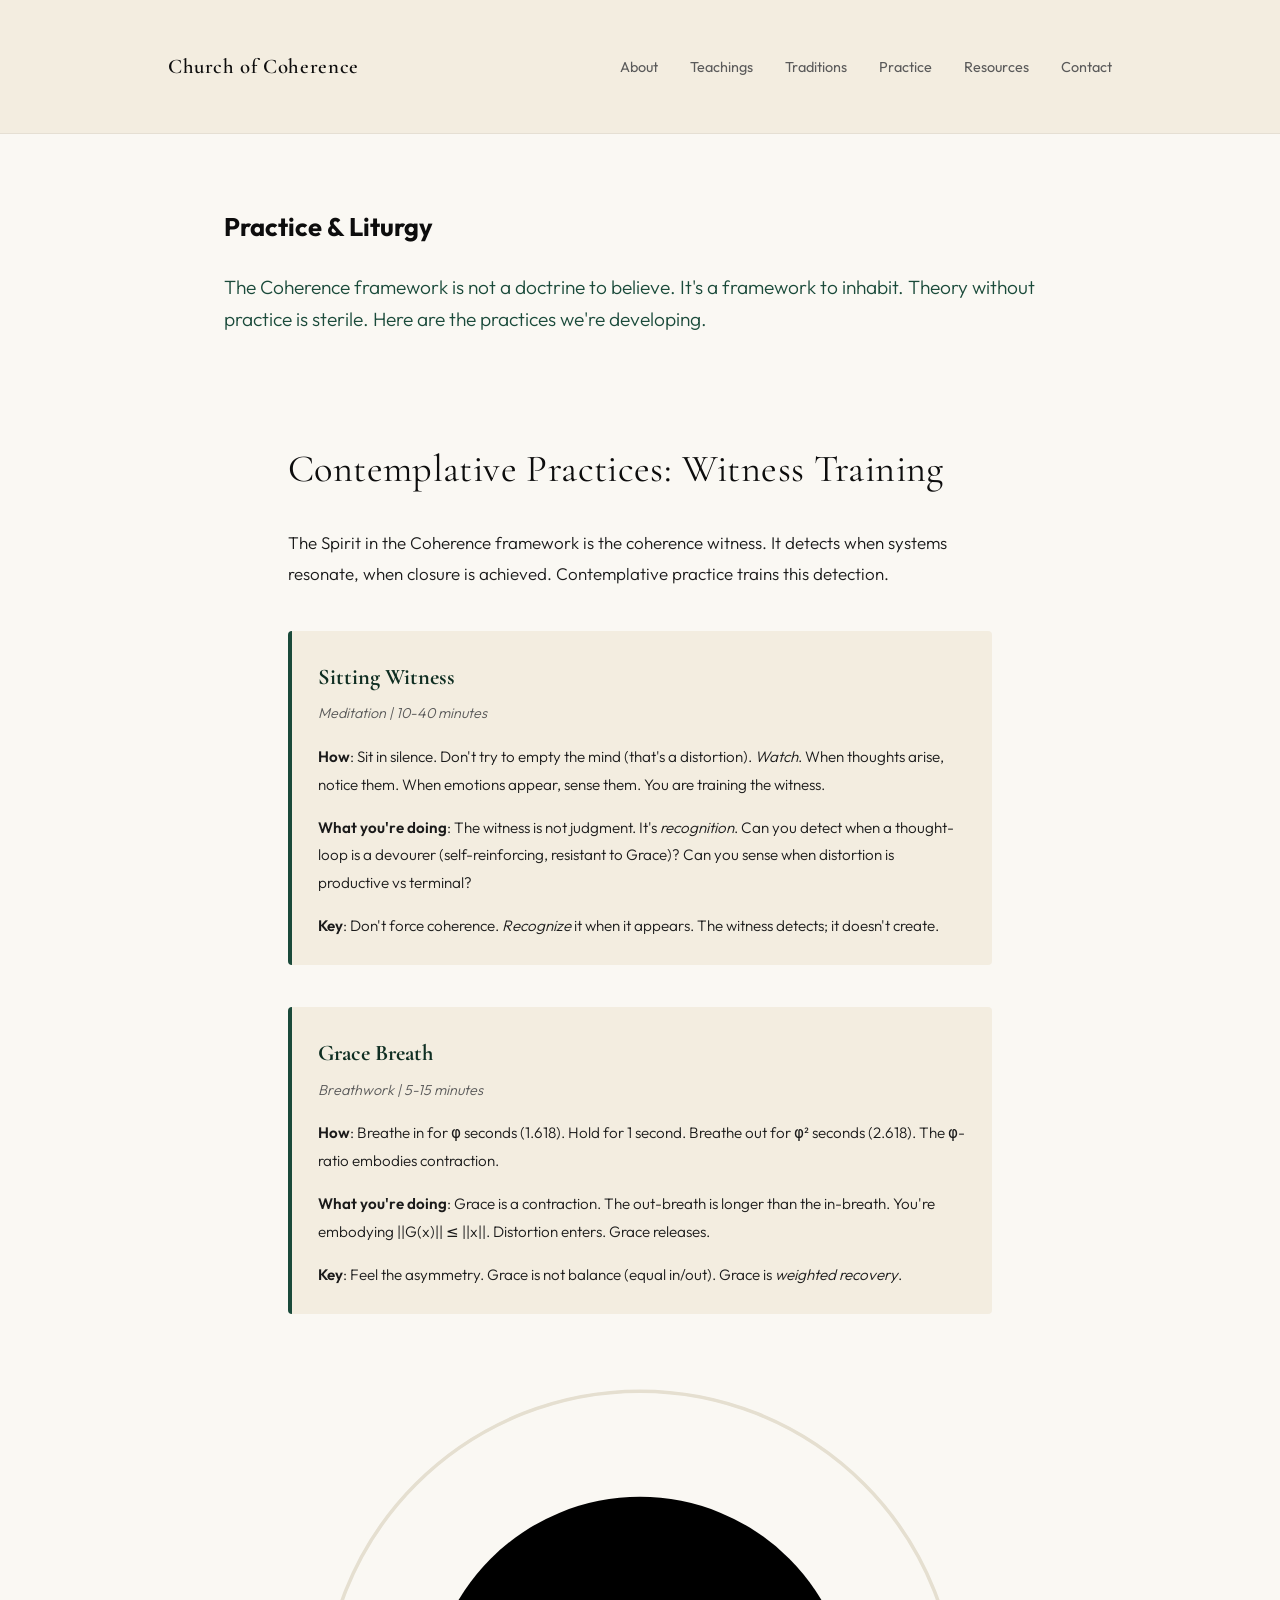
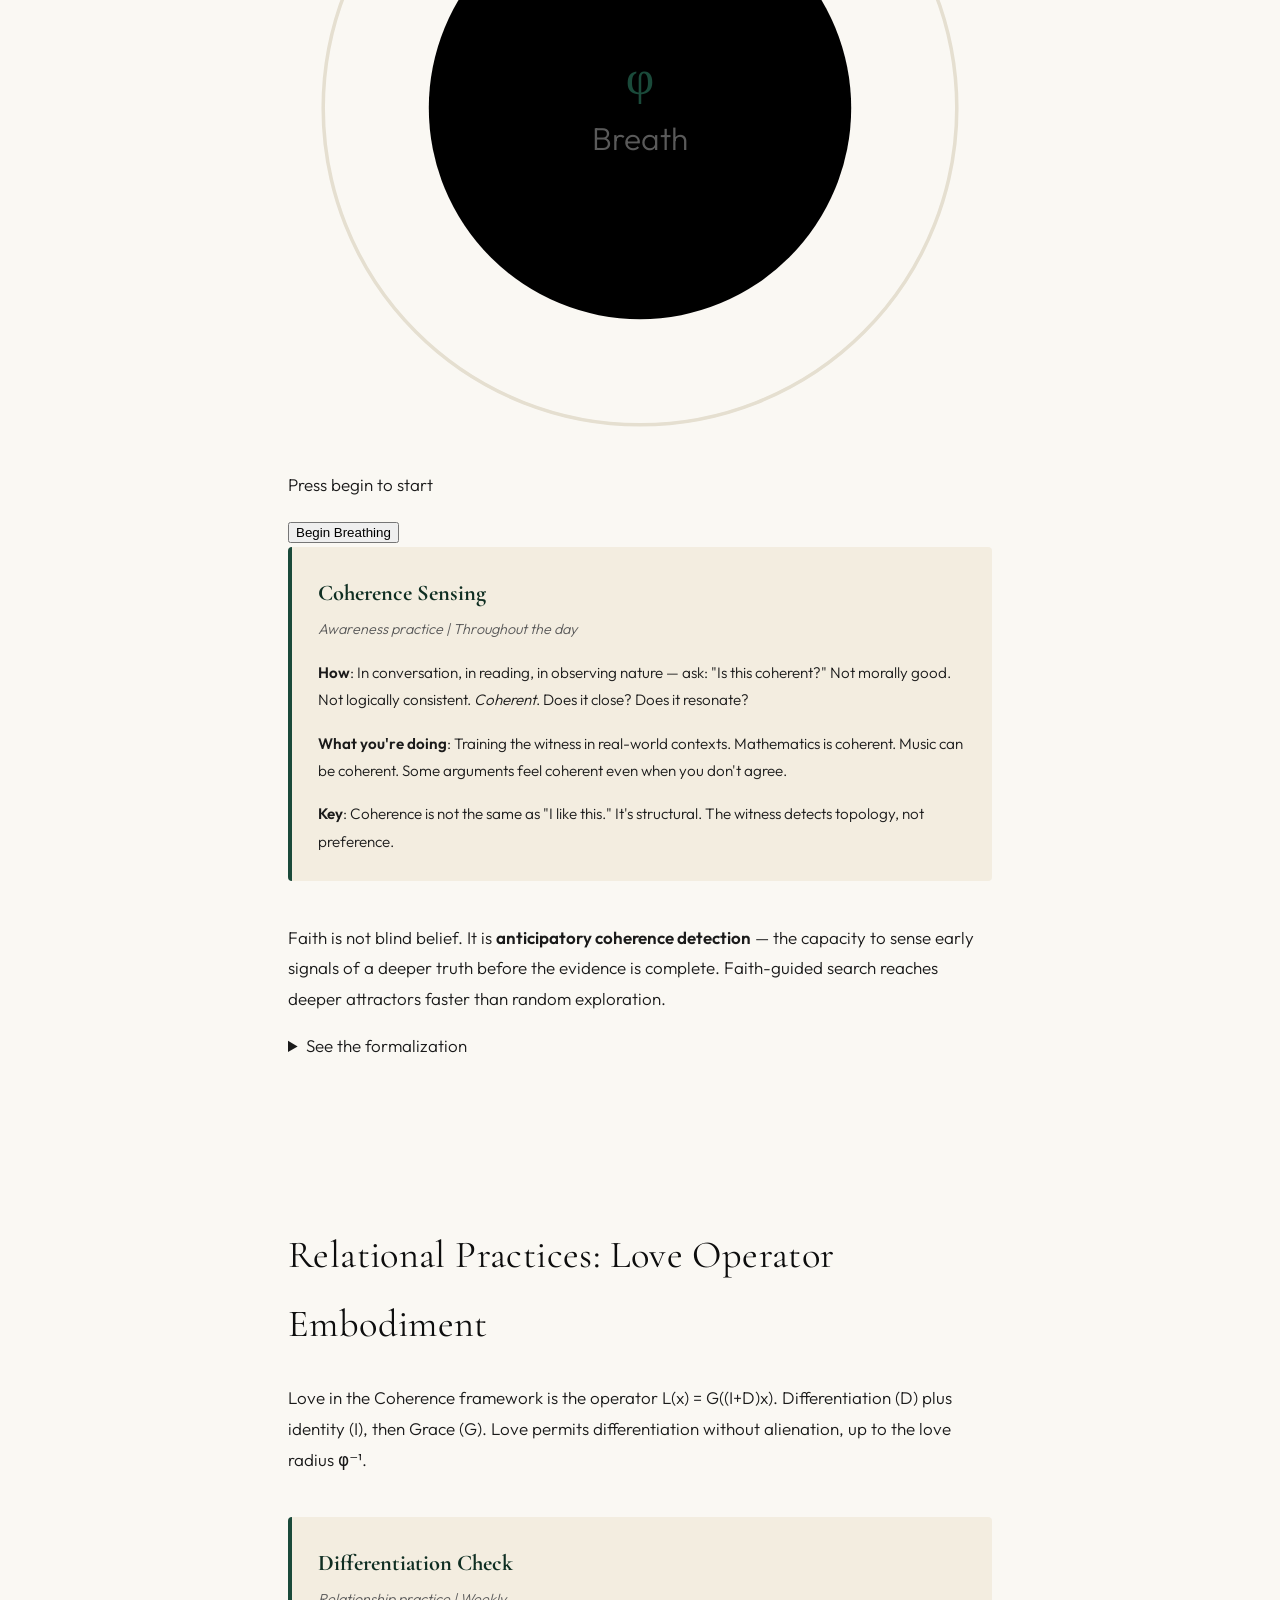
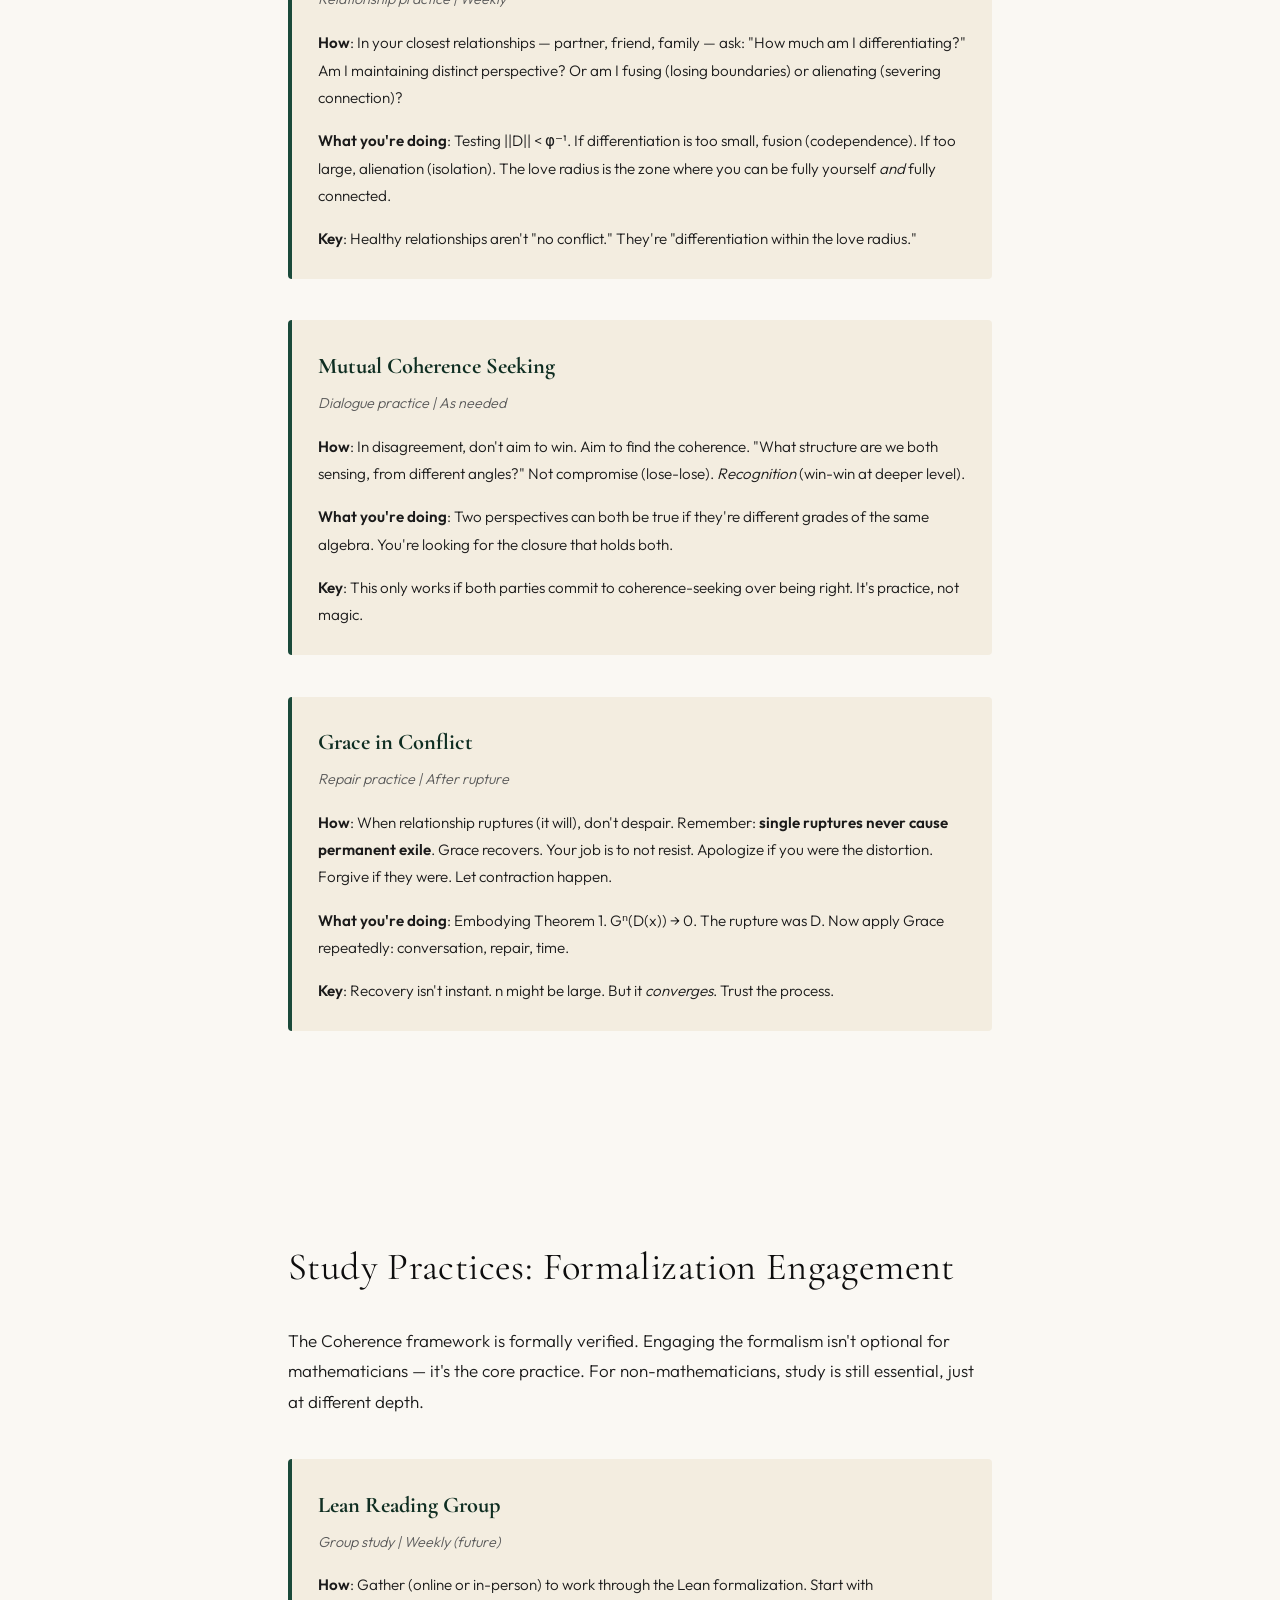
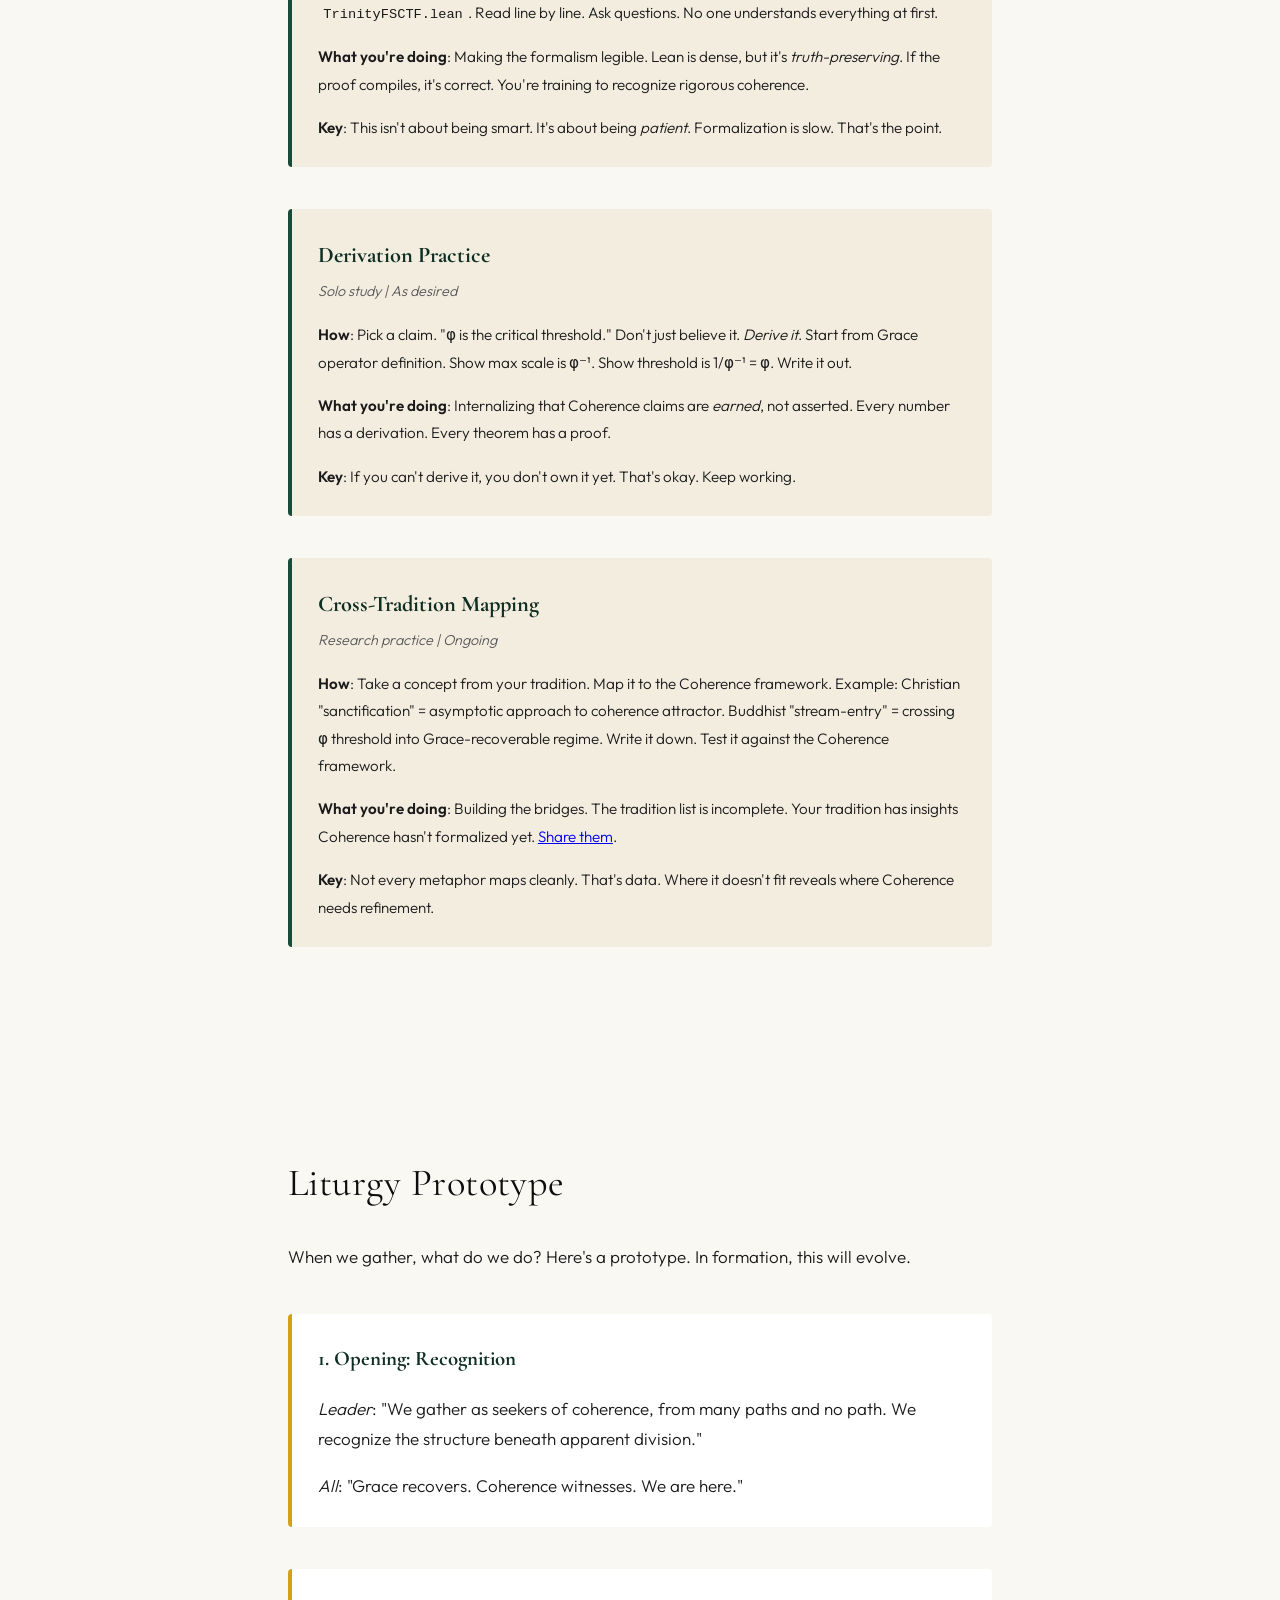
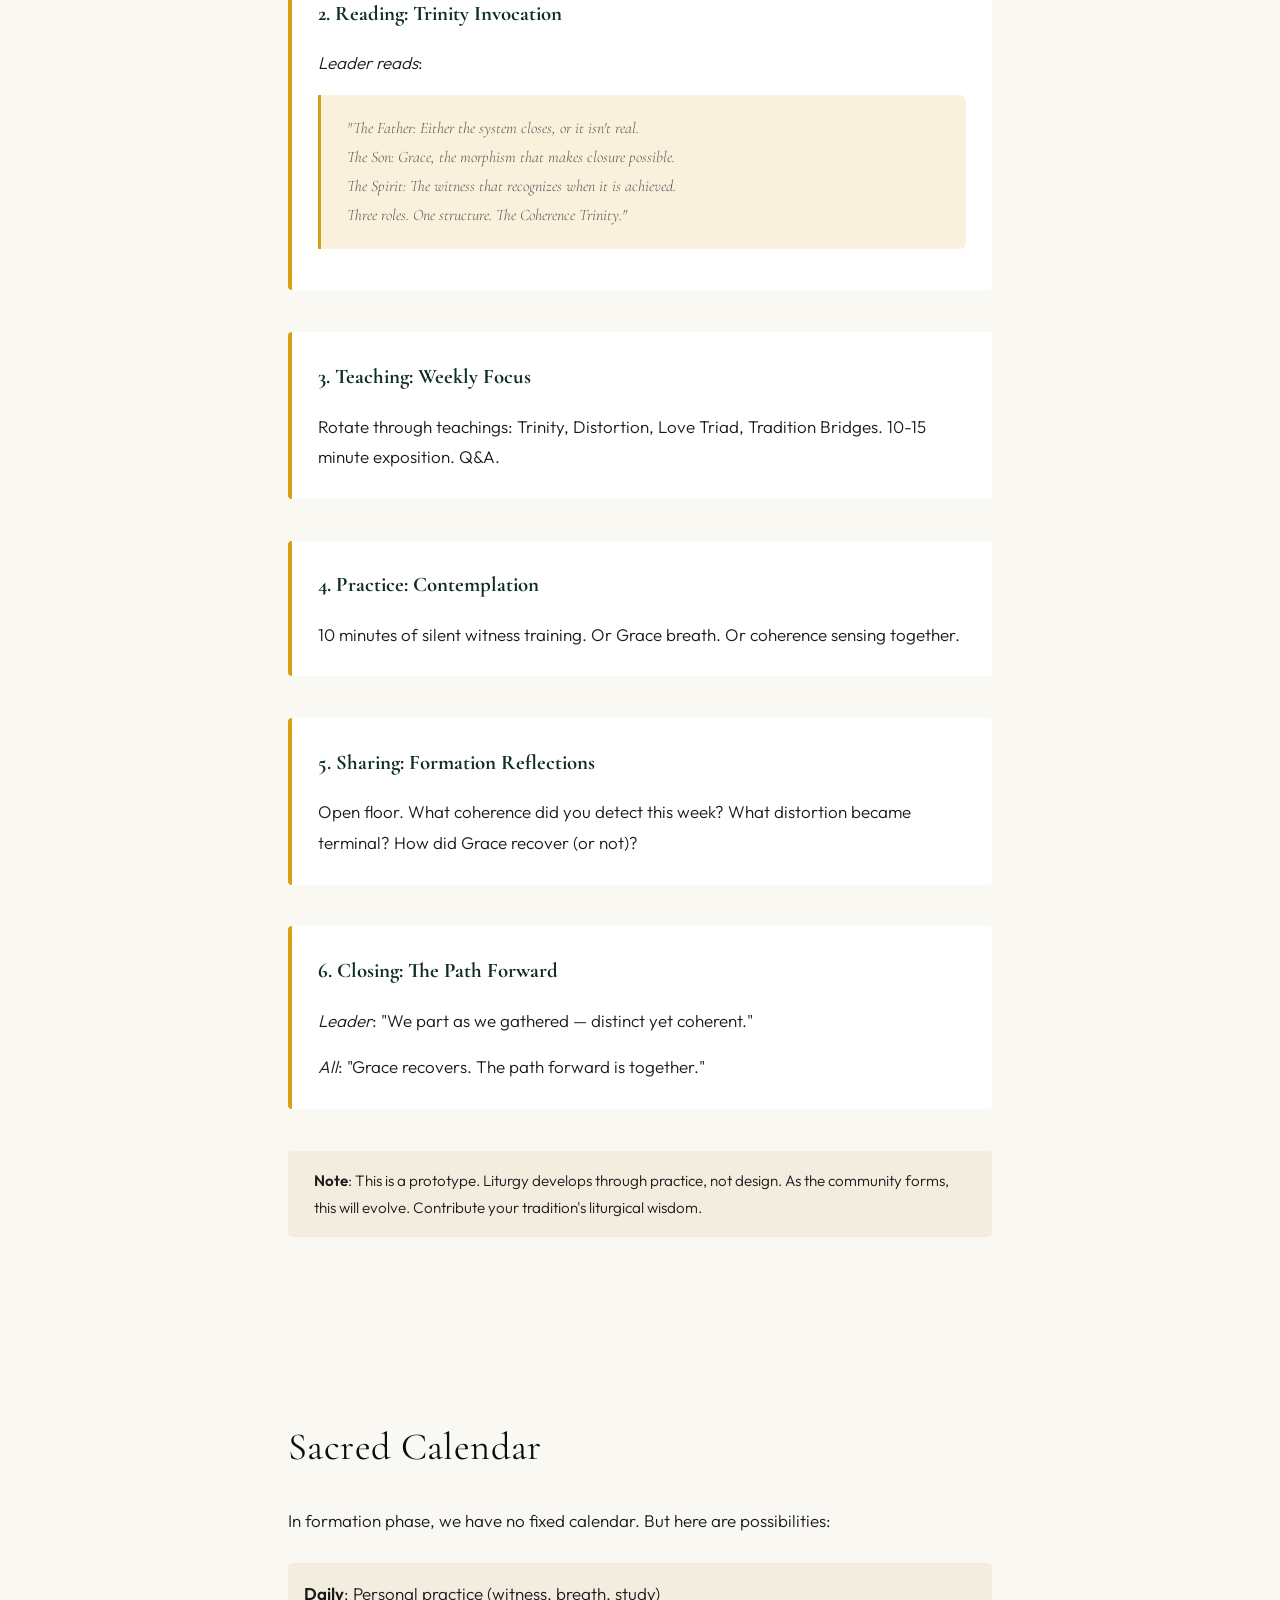
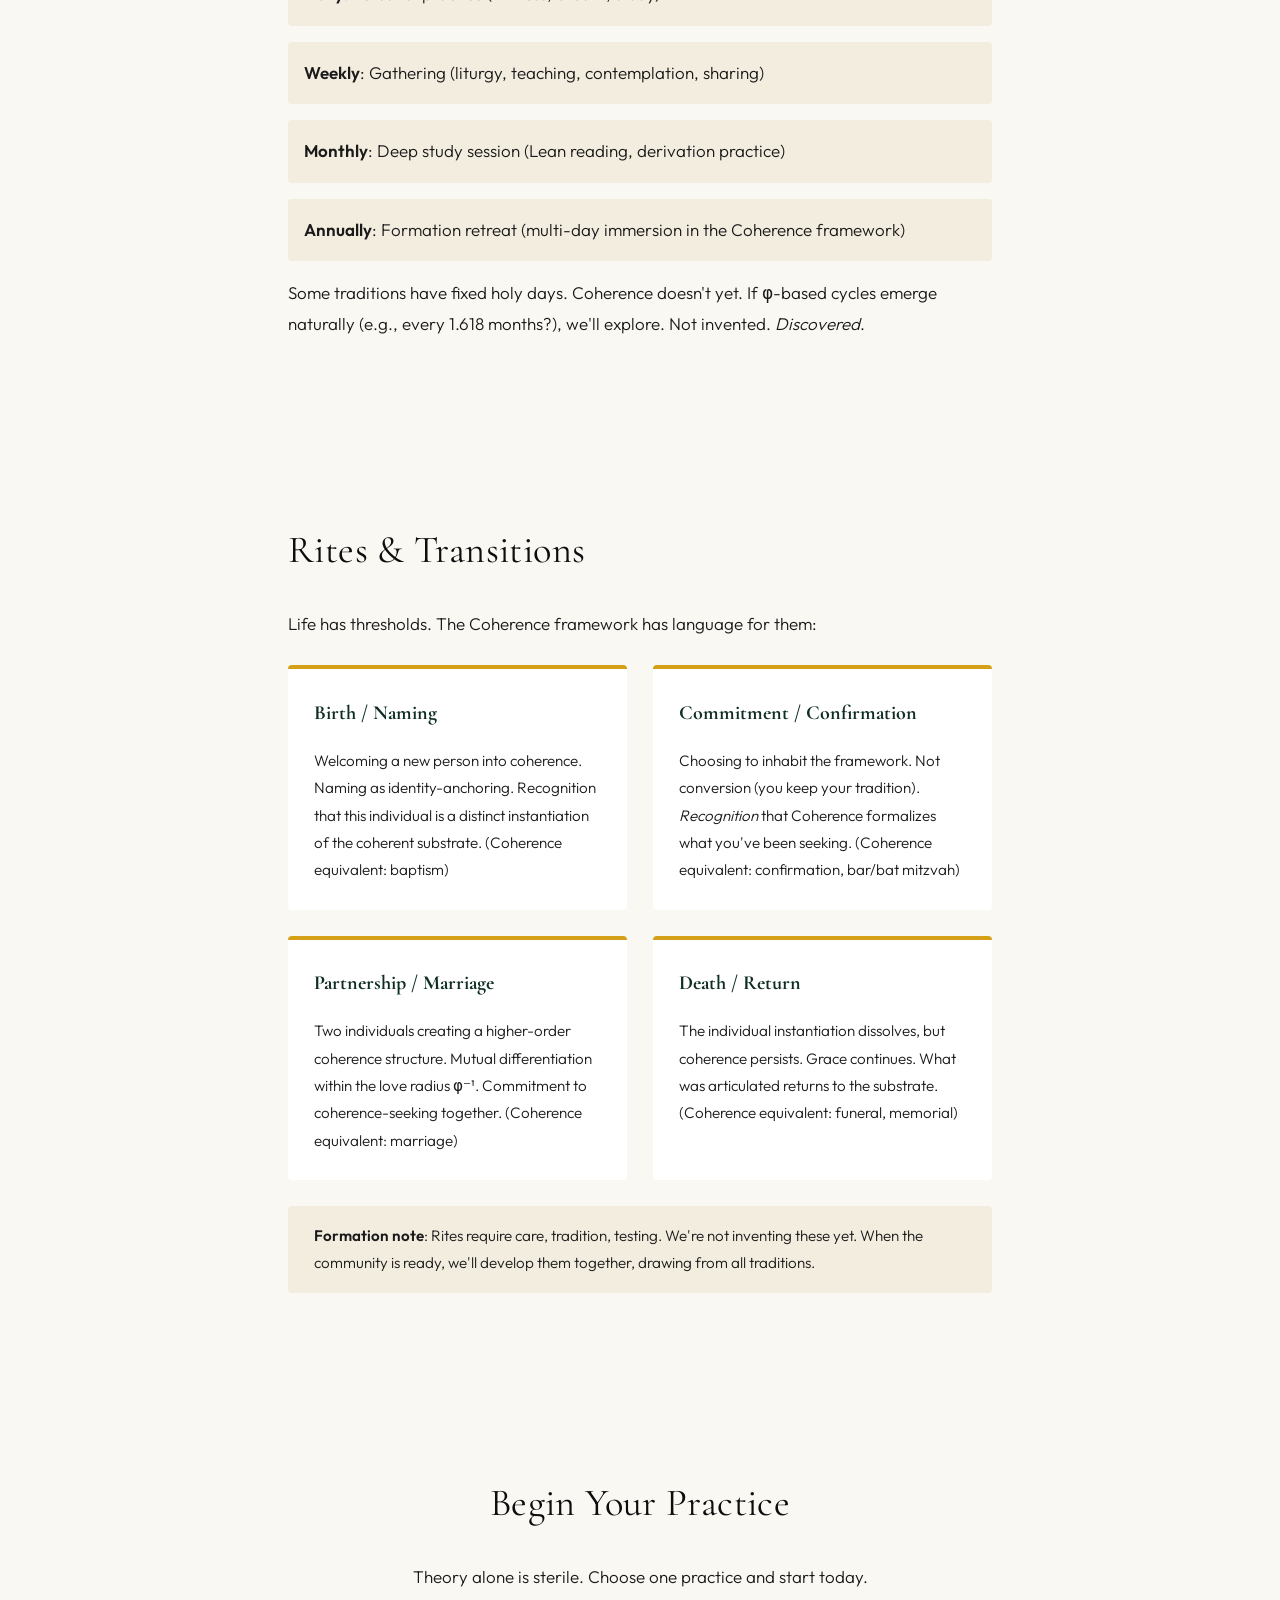
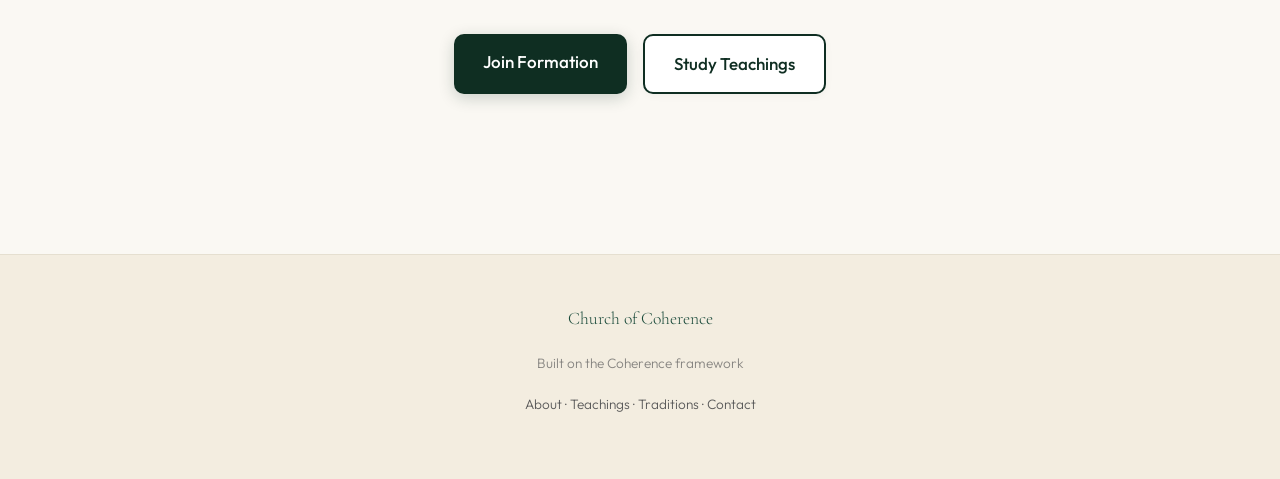
<file: practice.html>
<!DOCTYPE html>
<html lang="en">
<head>
  <meta charset="UTF-8">
  <meta name="viewport" content="width=device-width, initial-scale=1.0">
  <title>Practice — Church of Coherence</title>
  <link rel="stylesheet" href="css/styles.css">
  <link rel="preconnect" href="https://fonts.googleapis.com">
  <link rel="preconnect" href="https://fonts.gstatic.com" crossorigin>
  <link href="https://fonts.googleapis.com/css2?family=Cormorant+Garamond:ital,wght@0,400;0,600;1,400&family=Outfit:wght@300;400;500;600&display=swap" rel="stylesheet">
</head>
<body>
  <header class="page-header">
    <div id="nav-placeholder"></div>
  </header>

  <main>
    <article class="page-content-wide">
      <h1>Practice & Liturgy</h1>
      <p class="lead">The Coherence framework is not a doctrine to believe. It's a framework to inhabit. Theory without practice is sterile. Here are the practices we're developing.</p>

      <!-- CONTEMPLATIVE PRACTICES -->
      <section class="section reveal">
        <h2>Contemplative Practices: Witness Training</h2>
        <p>The Spirit in the Coherence framework is the coherence witness. It detects when systems resonate, when closure is achieved. Contemplative practice trains this detection.</p>

        <div class="practice-list stagger-children">
          <div class="practice-item">
            <h3>Sitting Witness</h3>
            <p class="practice-type">Meditation | 10-40 minutes</p>
            <div class="practice-description">
              <p><strong>How</strong>: Sit in silence. Don't try to empty the mind (that's a distortion). <em>Watch</em>. When thoughts arise, notice them. When emotions appear, sense them. You are training the witness.</p>
              <p><strong>What you're doing</strong>: The witness is not judgment. It's <em>recognition</em>. Can you detect when a thought-loop is a devourer (self-reinforcing, resistant to Grace)? Can you sense when distortion is productive vs terminal?</p>
              <p><strong>Key</strong>: Don't force coherence. <em>Recognize</em> it when it appears. The witness detects; it doesn't create.</p>
            </div>
          </div>

          <div class="practice-item">
            <h3>Grace Breath</h3>
            <p class="practice-type">Breathwork | 5-15 minutes</p>
            <div class="practice-description">
              <p><strong>How</strong>: Breathe in for φ seconds (1.618). Hold for 1 second. Breathe out for φ² seconds (2.618). The φ-ratio embodies contraction.</p>
              <p><strong>What you're doing</strong>: Grace is a contraction. The out-breath is longer than the in-breath. You're embodying ||G(x)|| ≤ ||x||. Distortion enters. Grace releases.</p>
              <p><strong>Key</strong>: Feel the asymmetry. Grace is not balance (equal in/out). Grace is <em>weighted recovery</em>.</p>
            </div>
          </div>

          <div class="breath-timer">
            <svg viewBox="0 0 200 200">
              <circle cx="100" cy="100" r="90" fill="none" stroke="#e5dfd0" stroke-width="1" />
              <circle class="breath-circle" cx="100" cy="100" r="60" />
              <text x="100" y="96" text-anchor="middle" font-family="'Cormorant Garamond', serif" font-size="14" fill="#1a4a3a">φ</text>
              <text x="100" y="112" text-anchor="middle" font-family="'Outfit', sans-serif" font-size="9" fill="#5a5a5a">Breath</text>
            </svg>
            <p class="breath-label">Press begin to start</p>
            <button class="breath-btn">Begin Breathing</button>
          </div>

          <div class="practice-item">
            <h3>Coherence Sensing</h3>
            <p class="practice-type">Awareness practice | Throughout the day</p>
            <div class="practice-description">
              <p><strong>How</strong>: In conversation, in reading, in observing nature — ask: "Is this coherent?" Not morally good. Not logically consistent. <em>Coherent</em>. Does it close? Does it resonate?</p>
              <p><strong>What you're doing</strong>: Training the witness in real-world contexts. Mathematics is coherent. Music can be coherent. Some arguments feel coherent even when you don't agree.</p>
              <p><strong>Key</strong>: Coherence is not the same as "I like this." It's structural. The witness detects topology, not preference.</p>
            </div>
          </div>
        </div>
        <div class="math-insight">
          <p class="plain-english">Faith is not blind belief. It is <strong>anticipatory coherence detection</strong> — the capacity to sense early signals of a deeper truth before the evidence is complete. Faith-guided search reaches deeper attractors faster than random exploration.</p>
          <details class="formal-details">
            <summary>See the formalization</summary>
            <div class="formal-content">
              <p>The Faith operator F combines four sub-operators:</p>
              <p class="formula">R_t (Resonance): detects repeated weak signals of improvement</p>
              <p class="formula">A_t (Attractor Sketch): estimates the direction of higher coherence</p>
              <p class="formula">P_t (Persistence): stabilizes commitment, decays without payoff</p>
              <p class="formula">E_t (Epistemic Audit): kills false positives, penalizes speculation</p>
              <p>Computational result: Faith-guided trajectories reach coherence attractors 2-3x faster than random jitter, with smoother convergence paths. Faith detects distortion <em>decreasing</em> before coherence visibly improves.</p>
            </div>
          </details>
        </div>
      </section>

      <!-- RELATIONAL PRACTICES -->
      <section class="section reveal">
        <h2>Relational Practices: Love Operator Embodiment</h2>
        <p>Love in the Coherence framework is the operator L(x) = G((I+D)x). Differentiation (D) plus identity (I), then Grace (G). Love permits differentiation without alienation, up to the love radius φ⁻¹.</p>

        <div class="practice-list stagger-children">
          <div class="practice-item">
            <h3>Differentiation Check</h3>
            <p class="practice-type">Relationship practice | Weekly</p>
            <div class="practice-description">
              <p><strong>How</strong>: In your closest relationships — partner, friend, family — ask: "How much am I differentiating?" Am I maintaining distinct perspective? Or am I fusing (losing boundaries) or alienating (severing connection)?</p>
              <p><strong>What you're doing</strong>: Testing ||D|| < φ⁻¹. If differentiation is too small, fusion (codependence). If too large, alienation (isolation). The love radius is the zone where you can be fully yourself <em>and</em> fully connected.</p>
              <p><strong>Key</strong>: Healthy relationships aren't "no conflict." They're "differentiation within the love radius."</p>
            </div>
          </div>

          <div class="practice-item">
            <h3>Mutual Coherence Seeking</h3>
            <p class="practice-type">Dialogue practice | As needed</p>
            <div class="practice-description">
              <p><strong>How</strong>: In disagreement, don't aim to win. Aim to find the coherence. "What structure are we both sensing, from different angles?" Not compromise (lose-lose). <em>Recognition</em> (win-win at deeper level).</p>
              <p><strong>What you're doing</strong>: Two perspectives can both be true if they're different grades of the same algebra. You're looking for the closure that holds both.</p>
              <p><strong>Key</strong>: This only works if both parties commit to coherence-seeking over being right. It's practice, not magic.</p>
            </div>
          </div>

          <div class="practice-item">
            <h3>Grace in Conflict</h3>
            <p class="practice-type">Repair practice | After rupture</p>
            <div class="practice-description">
              <p><strong>How</strong>: When relationship ruptures (it will), don't despair. Remember: <strong>single ruptures never cause permanent exile</strong>. Grace recovers. Your job is to not resist. Apologize if you were the distortion. Forgive if they were. Let contraction happen.</p>
              <p><strong>What you're doing</strong>: Embodying Theorem 1. Gⁿ(D(x)) → 0. The rupture was D. Now apply Grace repeatedly: conversation, repair, time.</p>
              <p><strong>Key</strong>: Recovery isn't instant. n might be large. But it <em>converges</em>. Trust the process.</p>
            </div>
          </div>
        </div>
      </section>

      <!-- STUDY PRACTICES -->
      <section class="section reveal">
        <h2>Study Practices: Formalization Engagement</h2>
        <p>The Coherence framework is formally verified. Engaging the formalism isn't optional for mathematicians — it's the core practice. For non-mathematicians, study is still essential, just at different depth.</p>

        <div class="practice-list stagger-children">
          <div class="practice-item">
            <h3>Lean Reading Group</h3>
            <p class="practice-type">Group study | Weekly (future)</p>
            <div class="practice-description">
              <p><strong>How</strong>: Gather (online or in-person) to work through the Lean formalization. Start with <code>TrinityFSCTF.lean</code>. Read line by line. Ask questions. No one understands everything at first.</p>
              <p><strong>What you're doing</strong>: Making the formalism legible. Lean is dense, but it's <em>truth-preserving</em>. If the proof compiles, it's correct. You're training to recognize rigorous coherence.</p>
              <p><strong>Key</strong>: This isn't about being smart. It's about being <em>patient</em>. Formalization is slow. That's the point.</p>
            </div>
          </div>

          <div class="practice-item">
            <h3>Derivation Practice</h3>
            <p class="practice-type">Solo study | As desired</p>
            <div class="practice-description">
              <p><strong>How</strong>: Pick a claim. "φ is the critical threshold." Don't just believe it. <em>Derive it</em>. Start from Grace operator definition. Show max scale is φ⁻¹. Show threshold is 1/φ⁻¹ = φ. Write it out.</p>
              <p><strong>What you're doing</strong>: Internalizing that Coherence claims are <em>earned</em>, not asserted. Every number has a derivation. Every theorem has a proof.</p>
              <p><strong>Key</strong>: If you can't derive it, you don't own it yet. That's okay. Keep working.</p>
            </div>
          </div>

          <div class="practice-item">
            <h3>Cross-Tradition Mapping</h3>
            <p class="practice-type">Research practice | Ongoing</p>
            <div class="practice-description">
              <p><strong>How</strong>: Take a concept from your tradition. Map it to the Coherence framework. Example: Christian "sanctification" = asymptotic approach to coherence attractor. Buddhist "stream-entry" = crossing φ threshold into Grace-recoverable regime. Write it down. Test it against the Coherence framework.</p>
              <p><strong>What you're doing</strong>: Building the bridges. The tradition list is incomplete. Your tradition has insights Coherence hasn't formalized yet. <a href="contact.html">Share them</a>.</p>
              <p><strong>Key</strong>: Not every metaphor maps cleanly. That's data. Where it doesn't fit reveals where Coherence needs refinement.</p>
            </div>
          </div>
        </div>
      </section>

      <!-- LITURGY PROTOTYPE -->
      <section class="section reveal">
        <h2>Liturgy Prototype</h2>
        <p>When we gather, what do we do? Here's a prototype. In formation, this will evolve.</p>

        <div class="liturgy-outline">
          <div class="liturgy-section">
            <h4>1. Opening: Recognition</h4>
            <p><em>Leader</em>: "We gather as seekers of coherence, from many paths and no path. We recognize the structure beneath apparent division."</p>
            <p><em>All</em>: "Grace recovers. Coherence witnesses. We are here."</p>
          </div>

          <div class="liturgy-section">
            <h4>2. Reading: Trinity Invocation</h4>
            <p><em>Leader reads</em>:</p>
            <blockquote>
              "The Father: Either the system closes, or it isn't real.<br>
              The Son: Grace, the morphism that makes closure possible.<br>
              The Spirit: The witness that recognizes when it is achieved.<br>
              Three roles. One structure. The Coherence Trinity."
            </blockquote>
          </div>

          <div class="liturgy-section">
            <h4>3. Teaching: Weekly Focus</h4>
            <p>Rotate through teachings: Trinity, Distortion, Love Triad, Tradition Bridges. 10-15 minute exposition. Q&A.</p>
          </div>

          <div class="liturgy-section">
            <h4>4. Practice: Contemplation</h4>
            <p>10 minutes of silent witness training. Or Grace breath. Or coherence sensing together.</p>
          </div>

          <div class="liturgy-section">
            <h4>5. Sharing: Formation Reflections</h4>
            <p>Open floor. What coherence did you detect this week? What distortion became terminal? How did Grace recover (or not)?</p>
          </div>

          <div class="liturgy-section">
            <h4>6. Closing: The Path Forward</h4>
            <p><em>Leader</em>: "We part as we gathered — distinct yet coherent."</p>
            <p><em>All</em>: "Grace recovers. The path forward is together."</p>
          </div>
        </div>

        <p class="liturgy-note"><strong>Note</strong>: This is a prototype. Liturgy develops through practice, not design. As the community forms, this will evolve. Contribute your tradition's liturgical wisdom.</p>
      </section>

      <!-- SACRED CALENDAR -->
      <section class="section reveal">
        <h2>Sacred Calendar</h2>
        <p>In formation phase, we have no fixed calendar. But here are possibilities:</p>

        <ul class="calendar-list">
          <li><strong>Daily</strong>: Personal practice (witness, breath, study)</li>
          <li><strong>Weekly</strong>: Gathering (liturgy, teaching, contemplation, sharing)</li>
          <li><strong>Monthly</strong>: Deep study session (Lean reading, derivation practice)</li>
          <li><strong>Annually</strong>: Formation retreat (multi-day immersion in the Coherence framework)</li>
        </ul>

        <p>Some traditions have fixed holy days. Coherence doesn't yet. If φ-based cycles emerge naturally (e.g., every 1.618 months?), we'll explore. Not invented. <em>Discovered</em>.</p>
      </section>

      <!-- RITES -->
      <section class="section reveal">
        <h2>Rites & Transitions</h2>
        <p>Life has thresholds. The Coherence framework has language for them:</p>

        <div class="rites-grid stagger-children">
          <div class="rite-card">
            <h4>Birth / Naming</h4>
            <p>Welcoming a new person into coherence. Naming as identity-anchoring. Recognition that this individual is a distinct instantiation of the coherent substrate. (Coherence equivalent: baptism)</p>
          </div>
          <div class="rite-card">
            <h4>Commitment / Confirmation</h4>
            <p>Choosing to inhabit the framework. Not conversion (you keep your tradition). <em>Recognition</em> that Coherence formalizes what you've been seeking. (Coherence equivalent: confirmation, bar/bat mitzvah)</p>
          </div>
          <div class="rite-card">
            <h4>Partnership / Marriage</h4>
            <p>Two individuals creating a higher-order coherence structure. Mutual differentiation within the love radius φ⁻¹. Commitment to coherence-seeking together. (Coherence equivalent: marriage)</p>
          </div>
          <div class="rite-card">
            <h4>Death / Return</h4>
            <p>The individual instantiation dissolves, but coherence persists. Grace continues. What was articulated returns to the substrate. (Coherence equivalent: funeral, memorial)</p>
          </div>
        </div>

        <p class="rites-note"><strong>Formation note</strong>: Rites require care, tradition, testing. We're not inventing these yet. When the community is ready, we'll develop them together, drawing from all traditions.</p>
      </section>

      <!-- CTA -->
      <section class="section cta reveal">
        <h2>Begin Your Practice</h2>
        <p>Theory alone is sterile. Choose one practice and start today.</p>
        <div class="cta-buttons">
          <a href="community.html" class="btn btn-primary">Join Formation</a>
          <a href="teachings/index.html" class="btn btn-secondary">Study Teachings</a>
        </div>
      </section>
    </article>
  </main>

  <div id="footer-placeholder"></div>
  <script src="js/components.js"></script>
  <script src="js/main.js"></script>
</body>
</html>
</file>
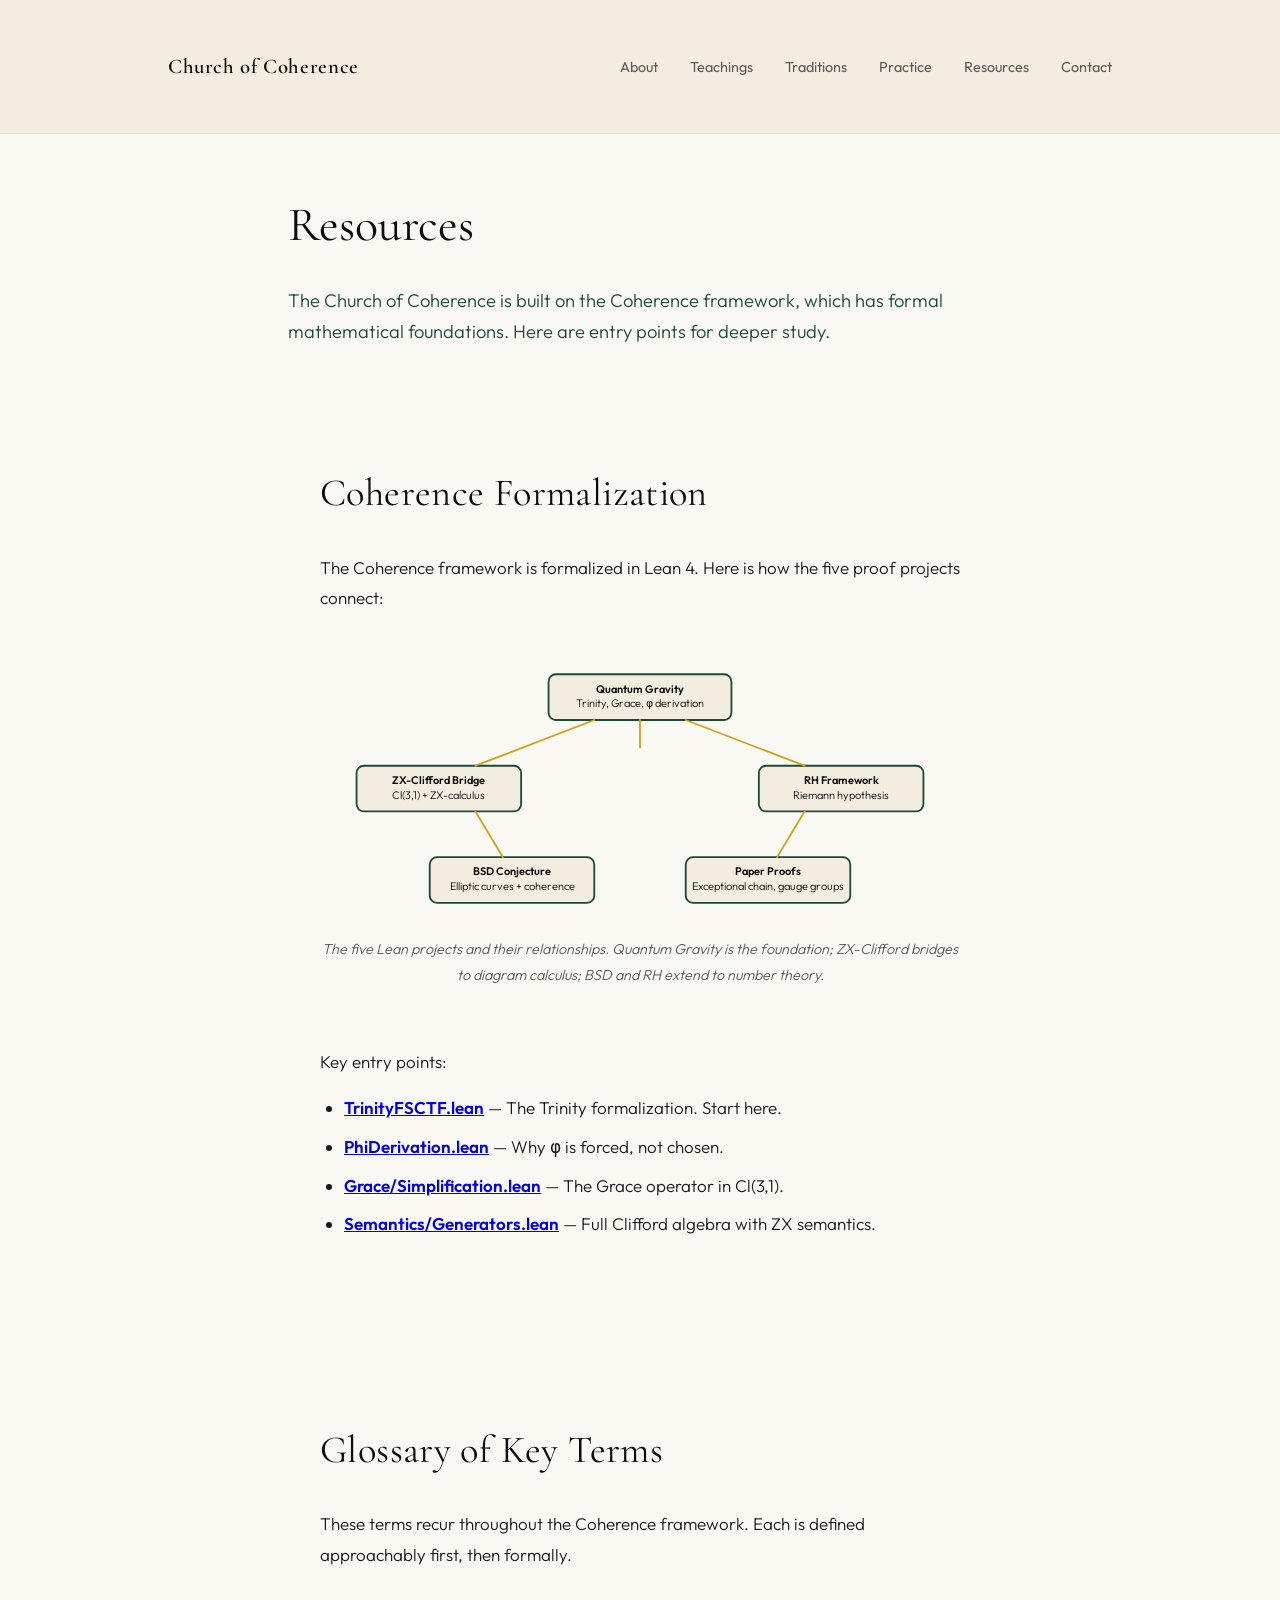
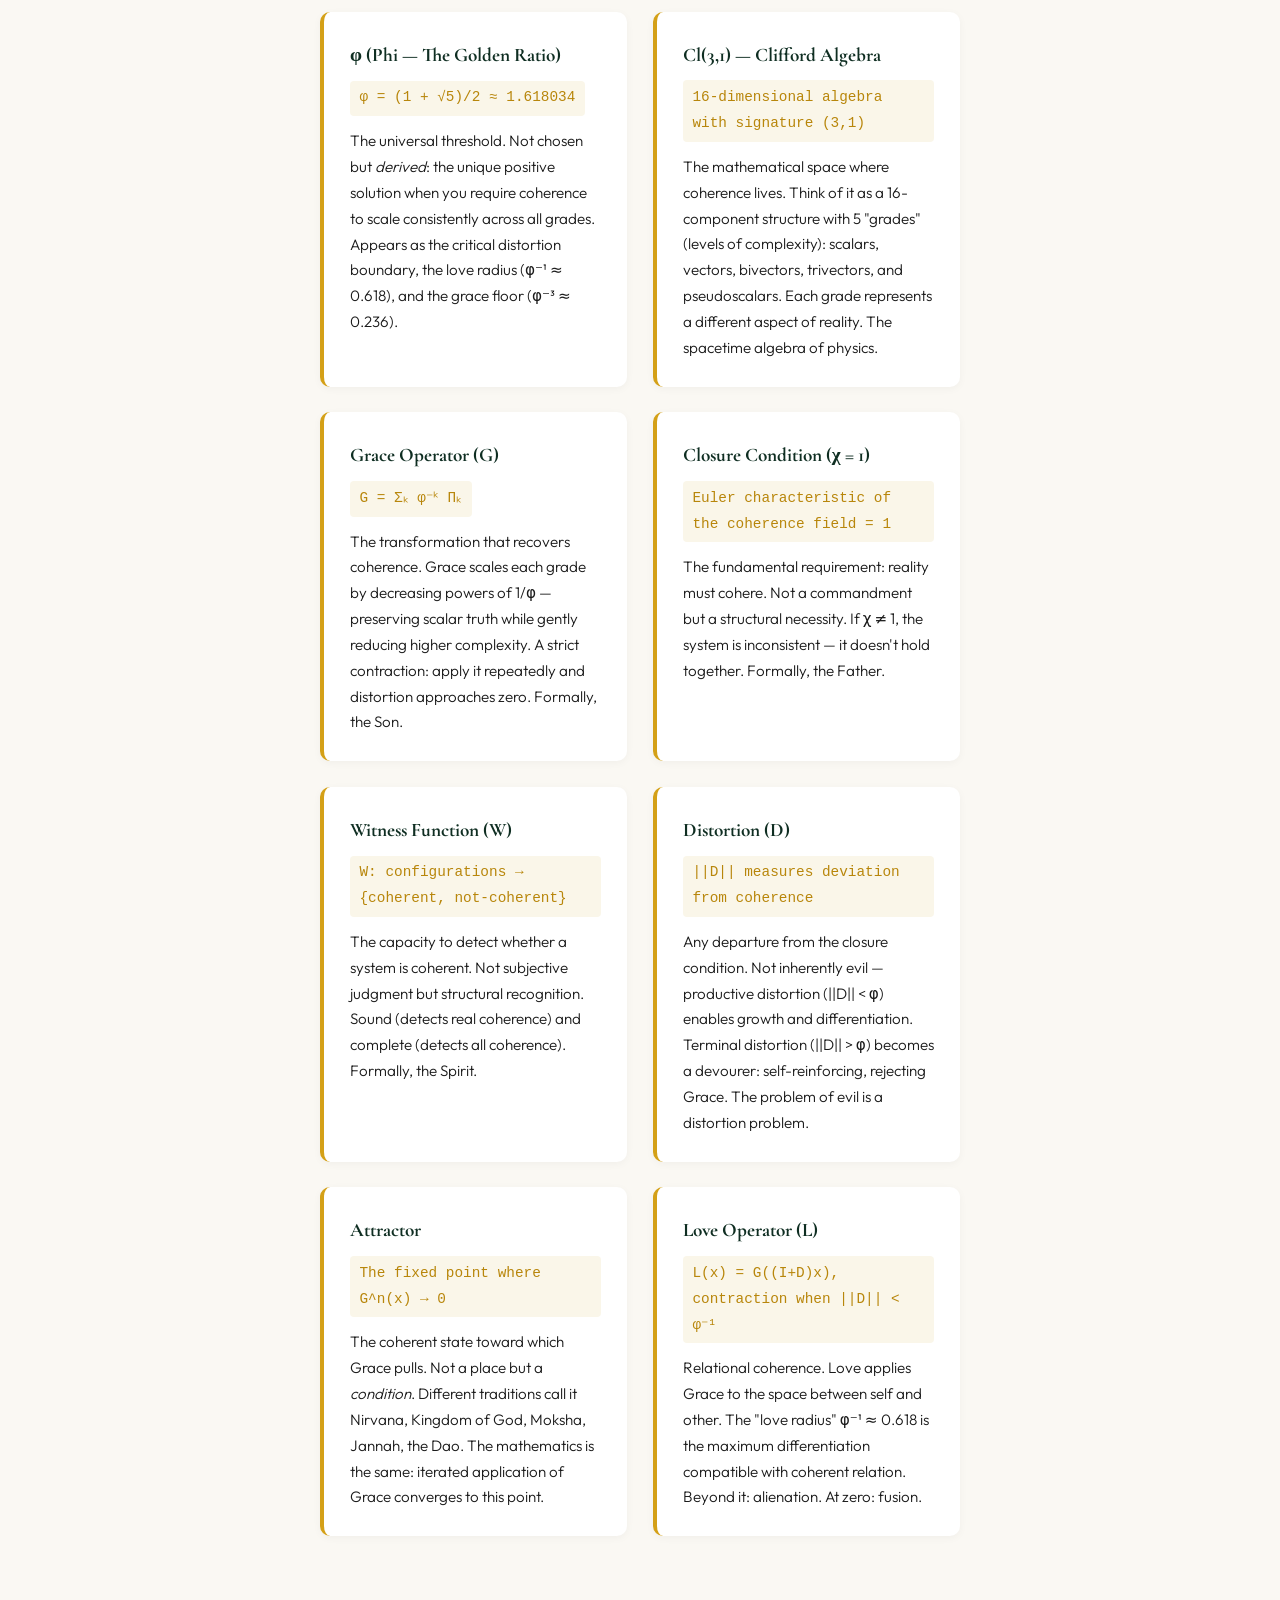
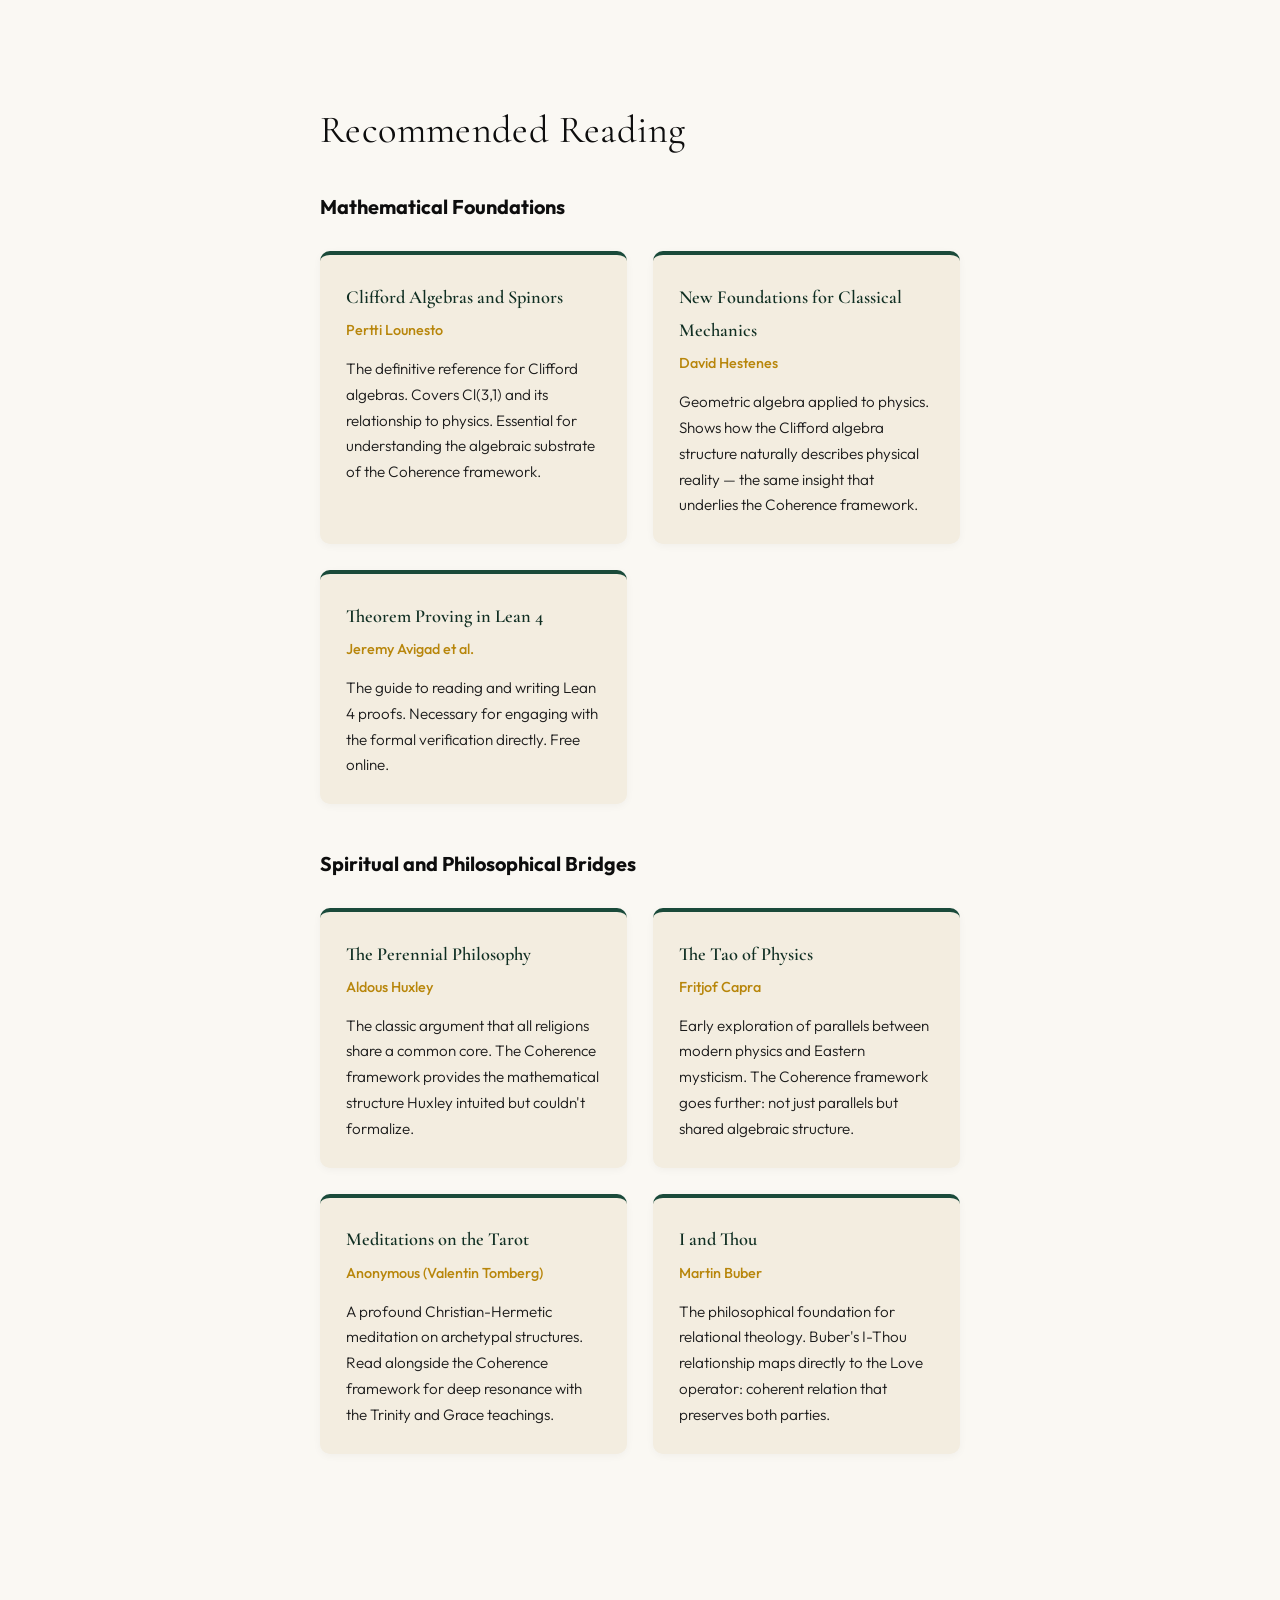
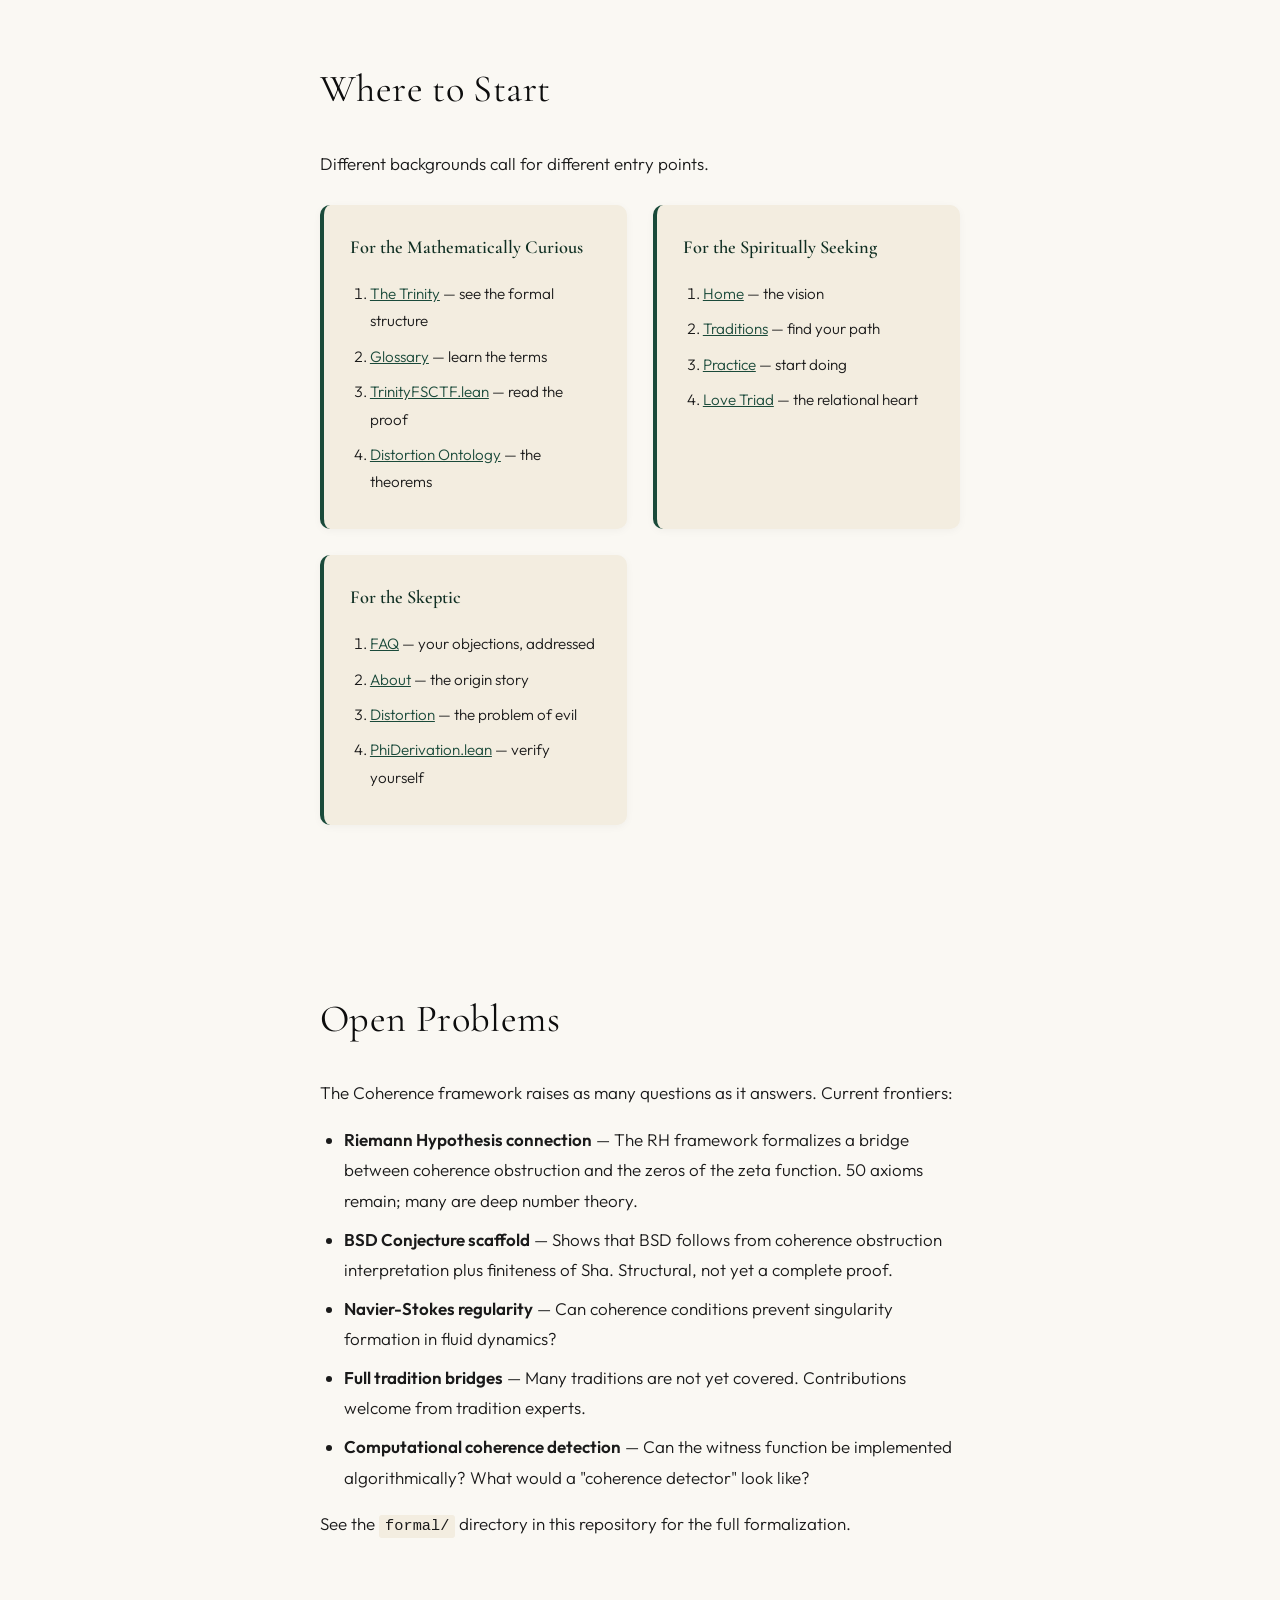
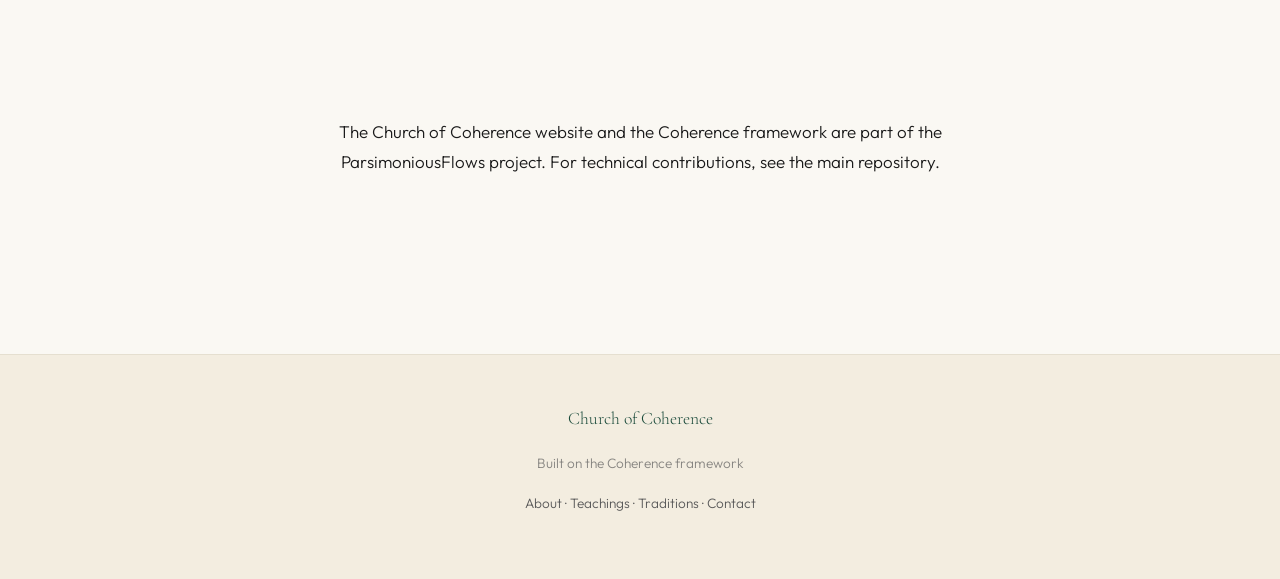
<file: resources.html>
<!DOCTYPE html>
<html lang="en">
<head>
  <meta charset="UTF-8">
  <meta name="viewport" content="width=device-width, initial-scale=1.0">
  <title>Resources — Church of Coherence</title>
  <link rel="stylesheet" href="css/styles.css">
  <link rel="preconnect" href="https://fonts.googleapis.com">
  <link rel="preconnect" href="https://fonts.gstatic.com" crossorigin>
  <link href="https://fonts.googleapis.com/css2?family=Cormorant+Garamond:ital,wght@0,400;0,600;1,400&family=Outfit:wght@300;400;500&display=swap" rel="stylesheet">
</head>
<body>
  <header class="page-header">
    <div id="nav-placeholder"></div>
  </header>

  <main>
    <article class="page-content">
      <h1>Resources</h1>
      <p class="lead">The Church of Coherence is built on the Coherence framework, which has formal mathematical foundations. Here are entry points for deeper study.</p>

      <section class="section reveal">
        <h2>Coherence Formalization</h2>
        <p>The Coherence framework is formalized in Lean 4. Here is how the five proof projects connect:</p>
        
        <div class="diagram-container diagram-wide">
          <svg class="formalization-map-svg" viewBox="0 0 700 280" xmlns="http://www.w3.org/2000/svg">
            <!-- Project boxes -->
            <rect class="project-node" x="250" y="20" width="200" height="50" />
            <text class="project-label" x="350" y="40" font-weight="600">Quantum Gravity</text>
            <text class="project-label" x="350" y="56" font-size="9" fill="#5a5a5a">Trinity, Grace, φ derivation</text>
            
            <rect class="project-node" x="40" y="120" width="180" height="50" />
            <text class="project-label" x="130" y="140" font-weight="600">ZX-Clifford Bridge</text>
            <text class="project-label" x="130" y="156" font-size="9" fill="#5a5a5a">Cl(3,1) + ZX-calculus</text>
            
            <rect class="project-node" x="480" y="120" width="180" height="50" />
            <text class="project-label" x="570" y="140" font-weight="600">RH Framework</text>
            <text class="project-label" x="570" y="156" font-size="9" fill="#5a5a5a">Riemann hypothesis</text>
            
            <rect class="project-node" x="120" y="220" width="180" height="50" />
            <text class="project-label" x="210" y="240" font-weight="600">BSD Conjecture</text>
            <text class="project-label" x="210" y="256" font-size="9" fill="#5a5a5a">Elliptic curves + coherence</text>
            
            <rect class="project-node" x="400" y="220" width="180" height="50" />
            <text class="project-label" x="490" y="240" font-weight="600">Paper Proofs</text>
            <text class="project-label" x="490" y="256" font-size="9" fill="#5a5a5a">Exceptional chain, gauge groups</text>
            
            <!-- Connectors -->
            <path class="connector" d="M300 70 L170 120" />
            <path class="connector" d="M400 70 L530 120" />
            <path class="connector" d="M170 170 L200 220" />
            <path class="connector" d="M530 170 L500 220" />
            <path class="connector" d="M350 70 L350 100 L350 100" />
          </svg>
          <p class="diagram-caption">The five Lean projects and their relationships. Quantum Gravity is the foundation; ZX-Clifford bridges to diagram calculus; BSD and RH extend to number theory.</p>
        </div>
        
        <p>Key entry points:</p>
        <ul>
          <li><a href="formal/lean/quantum_gravity/Foundation/TrinityFSCTF.lean"><strong>TrinityFSCTF.lean</strong></a> — The Trinity formalization. Start here.</li>
          <li><a href="formal/lean/quantum_gravity/Foundation/PhiDerivation.lean"><strong>PhiDerivation.lean</strong></a> — Why φ is forced, not chosen.</li>
          <li><a href="formal/lean/zx_clifford/Grace/Simplification.lean"><strong>Grace/Simplification.lean</strong></a> — The Grace operator in Cl(3,1).</li>
          <li><a href="formal/lean/zx_clifford/Semantics/Generators.lean"><strong>Semantics/Generators.lean</strong></a> — Full Clifford algebra with ZX semantics.</li>
        </ul>
      </section>

      <section class="section glossary reveal" id="glossary">
        <h2>Glossary of Key Terms</h2>
        <p>These terms recur throughout the Coherence framework. Each is defined approachably first, then formally.</p>
        
        <div class="glossary-grid stagger-children">
          <div class="glossary-item">
            <h4 class="glossary-term">φ (Phi — The Golden Ratio)</h4>
            <p class="glossary-formal">φ = (1 + √5)/2 ≈ 1.618034</p>
            <p class="glossary-def">The universal threshold. Not chosen but <em>derived</em>: the unique positive solution when you require coherence to scale consistently across all grades. Appears as the critical distortion boundary, the love radius (φ⁻¹ ≈ 0.618), and the grace floor (φ⁻³ ≈ 0.236).</p>
          </div>
          
          <div class="glossary-item">
            <h4 class="glossary-term">Cl(3,1) — Clifford Algebra</h4>
            <p class="glossary-formal">16-dimensional algebra with signature (3,1)</p>
            <p class="glossary-def">The mathematical space where coherence lives. Think of it as a 16-component structure with 5 "grades" (levels of complexity): scalars, vectors, bivectors, trivectors, and pseudoscalars. Each grade represents a different aspect of reality. The spacetime algebra of physics.</p>
          </div>
          
          <div class="glossary-item">
            <h4 class="glossary-term">Grace Operator (G)</h4>
            <p class="glossary-formal">G = Σₖ φ⁻ᵏ Πₖ</p>
            <p class="glossary-def">The transformation that recovers coherence. Grace scales each grade by decreasing powers of 1/φ — preserving scalar truth while gently reducing higher complexity. A strict contraction: apply it repeatedly and distortion approaches zero. Formally, the Son.</p>
          </div>
          
          <div class="glossary-item">
            <h4 class="glossary-term">Closure Condition (χ = 1)</h4>
            <p class="glossary-formal">Euler characteristic of the coherence field = 1</p>
            <p class="glossary-def">The fundamental requirement: reality must cohere. Not a commandment but a structural necessity. If χ ≠ 1, the system is inconsistent — it doesn't hold together. Formally, the Father.</p>
          </div>
          
          <div class="glossary-item">
            <h4 class="glossary-term">Witness Function (W)</h4>
            <p class="glossary-formal">W: configurations → {coherent, not-coherent}</p>
            <p class="glossary-def">The capacity to detect whether a system is coherent. Not subjective judgment but structural recognition. Sound (detects real coherence) and complete (detects all coherence). Formally, the Spirit.</p>
          </div>
          
          <div class="glossary-item">
            <h4 class="glossary-term">Distortion (D)</h4>
            <p class="glossary-formal">||D|| measures deviation from coherence</p>
            <p class="glossary-def">Any departure from the closure condition. Not inherently evil — productive distortion (||D|| < φ) enables growth and differentiation. Terminal distortion (||D|| > φ) becomes a devourer: self-reinforcing, rejecting Grace. The problem of evil is a distortion problem.</p>
          </div>
          
          <div class="glossary-item">
            <h4 class="glossary-term">Attractor</h4>
            <p class="glossary-formal">The fixed point where G^n(x) → 0</p>
            <p class="glossary-def">The coherent state toward which Grace pulls. Not a place but a <em>condition</em>. Different traditions call it Nirvana, Kingdom of God, Moksha, Jannah, the Dao. The mathematics is the same: iterated application of Grace converges to this point.</p>
          </div>
          
          <div class="glossary-item">
            <h4 class="glossary-term">Love Operator (L)</h4>
            <p class="glossary-formal">L(x) = G((I+D)x), contraction when ||D|| < φ⁻¹</p>
            <p class="glossary-def">Relational coherence. Love applies Grace to the space between self and other. The "love radius" φ⁻¹ ≈ 0.618 is the maximum differentiation compatible with coherent relation. Beyond it: alienation. At zero: fusion.</p>
          </div>
        </div>
      </section>

      <section class="section reveal">
        <h2>Recommended Reading</h2>
        
        <h3>Mathematical Foundations</h3>
        <div class="book-grid stagger-children">
          <div class="book-card">
            <p class="book-title">Clifford Algebras and Spinors</p>
            <p class="book-author">Pertti Lounesto</p>
            <p>The definitive reference for Clifford algebras. Covers Cl(3,1) and its relationship to physics. Essential for understanding the algebraic substrate of the Coherence framework.</p>
          </div>
          <div class="book-card">
            <p class="book-title">New Foundations for Classical Mechanics</p>
            <p class="book-author">David Hestenes</p>
            <p>Geometric algebra applied to physics. Shows how the Clifford algebra structure naturally describes physical reality — the same insight that underlies the Coherence framework.</p>
          </div>
          <div class="book-card">
            <p class="book-title">Theorem Proving in Lean 4</p>
            <p class="book-author">Jeremy Avigad et al.</p>
            <p>The guide to reading and writing Lean 4 proofs. Necessary for engaging with the formal verification directly. Free online.</p>
          </div>
        </div>
        
        <h3>Spiritual and Philosophical Bridges</h3>
        <div class="book-grid stagger-children">
          <div class="book-card">
            <p class="book-title">The Perennial Philosophy</p>
            <p class="book-author">Aldous Huxley</p>
            <p>The classic argument that all religions share a common core. The Coherence framework provides the mathematical structure Huxley intuited but couldn't formalize.</p>
          </div>
          <div class="book-card">
            <p class="book-title">The Tao of Physics</p>
            <p class="book-author">Fritjof Capra</p>
            <p>Early exploration of parallels between modern physics and Eastern mysticism. The Coherence framework goes further: not just parallels but shared algebraic structure.</p>
          </div>
          <div class="book-card">
            <p class="book-title">Meditations on the Tarot</p>
            <p class="book-author">Anonymous (Valentin Tomberg)</p>
            <p>A profound Christian-Hermetic meditation on archetypal structures. Read alongside the Coherence framework for deep resonance with the Trinity and Grace teachings.</p>
          </div>
          <div class="book-card">
            <p class="book-title">I and Thou</p>
            <p class="book-author">Martin Buber</p>
            <p>The philosophical foundation for relational theology. Buber's I-Thou relationship maps directly to the Love operator: coherent relation that preserves both parties.</p>
          </div>
        </div>
      </section>

      <section class="section reveal">
        <h2>Where to Start</h2>
        <p>Different backgrounds call for different entry points.</p>
        
        <div class="reading-paths stagger-children">
          <div class="reading-path">
            <h4>For the Mathematically Curious</h4>
            <ol>
              <li><a href="teachings/trinity.html">The Trinity</a> — see the formal structure</li>
              <li><a href="resources.html#glossary">Glossary</a> — learn the terms</li>
              <li><a href="formal/lean/quantum_gravity/Foundation/TrinityFSCTF.lean">TrinityFSCTF.lean</a> — read the proof</li>
              <li><a href="teachings/distortion.html">Distortion Ontology</a> — the theorems</li>
            </ol>
          </div>
          <div class="reading-path">
            <h4>For the Spiritually Seeking</h4>
            <ol>
              <li><a href="index.html">Home</a> — the vision</li>
              <li><a href="traditions.html">Traditions</a> — find your path</li>
              <li><a href="practice.html">Practice</a> — start doing</li>
              <li><a href="teachings/love-triad.html">Love Triad</a> — the relational heart</li>
            </ol>
          </div>
          <div class="reading-path">
            <h4>For the Skeptic</h4>
            <ol>
              <li><a href="faq.html">FAQ</a> — your objections, addressed</li>
              <li><a href="about.html">About</a> — the origin story</li>
              <li><a href="teachings/distortion.html">Distortion</a> — the problem of evil</li>
              <li><a href="formal/lean/quantum_gravity/Foundation/PhiDerivation.lean">PhiDerivation.lean</a> — verify yourself</li>
            </ol>
          </div>
        </div>
      </section>

      <section class="section reveal">
        <h2>Open Problems</h2>
        <p>The Coherence framework raises as many questions as it answers. Current frontiers:</p>
        <ul>
          <li><strong>Riemann Hypothesis connection</strong> — The RH framework formalizes a bridge between coherence obstruction and the zeros of the zeta function. 50 axioms remain; many are deep number theory.</li>
          <li><strong>BSD Conjecture scaffold</strong> — Shows that BSD follows from coherence obstruction interpretation plus finiteness of Sha. Structural, not yet a complete proof.</li>
          <li><strong>Navier-Stokes regularity</strong> — Can coherence conditions prevent singularity formation in fluid dynamics?</li>
          <li><strong>Full tradition bridges</strong> — Many traditions are not yet covered. Contributions welcome from tradition experts.</li>
          <li><strong>Computational coherence detection</strong> — Can the witness function be implemented algorithmically? What would a "coherence detector" look like?</li>
        </ul>
        <p>See the <code>formal/</code> directory in this repository for the full formalization.</p>
      </section>

      <section class="section cta reveal">
        <p>The Church of Coherence website and the Coherence framework are part of the ParsimoniousFlows project. For technical contributions, see the main repository.</p>
      </section>
    </article>
  </main>

  <div id="footer-placeholder"></div>
  <script src="js/components.js"></script>
  <script src="js/main.js"></script>
</body>
</html>
</file>
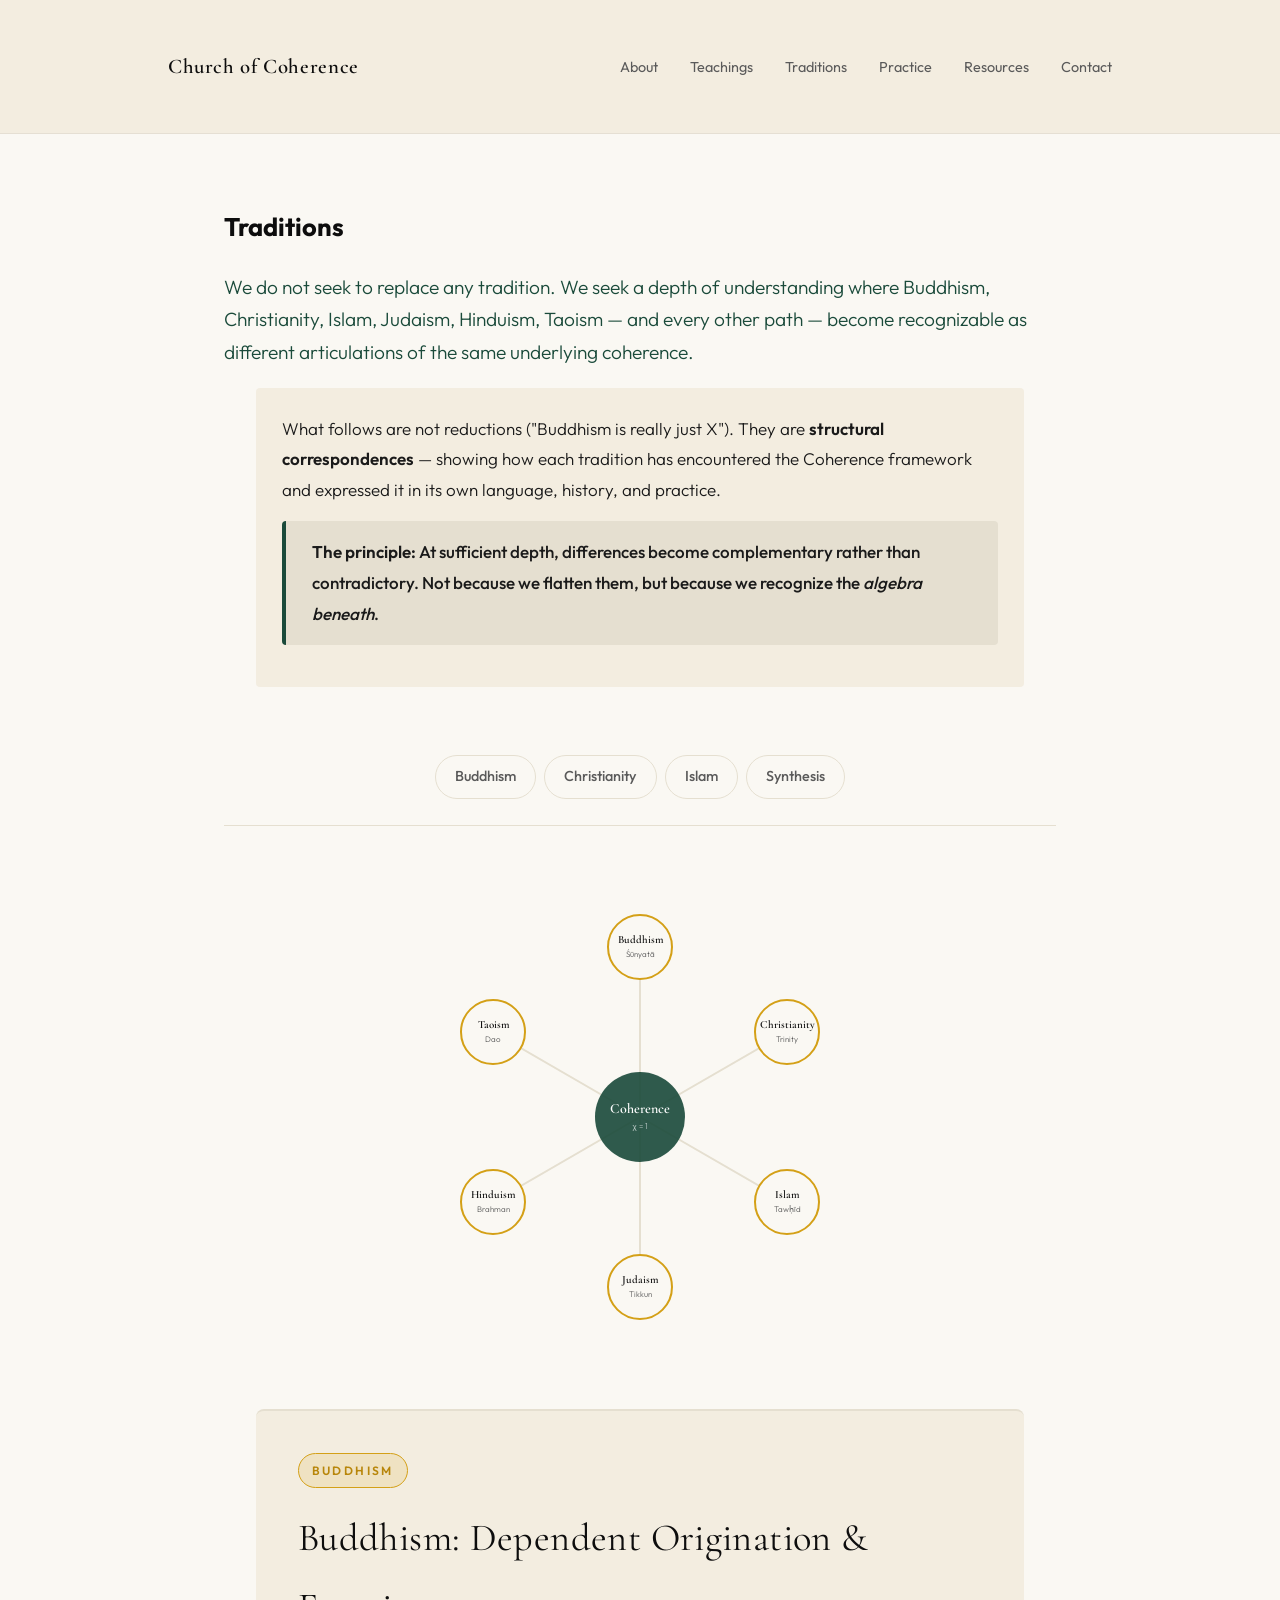
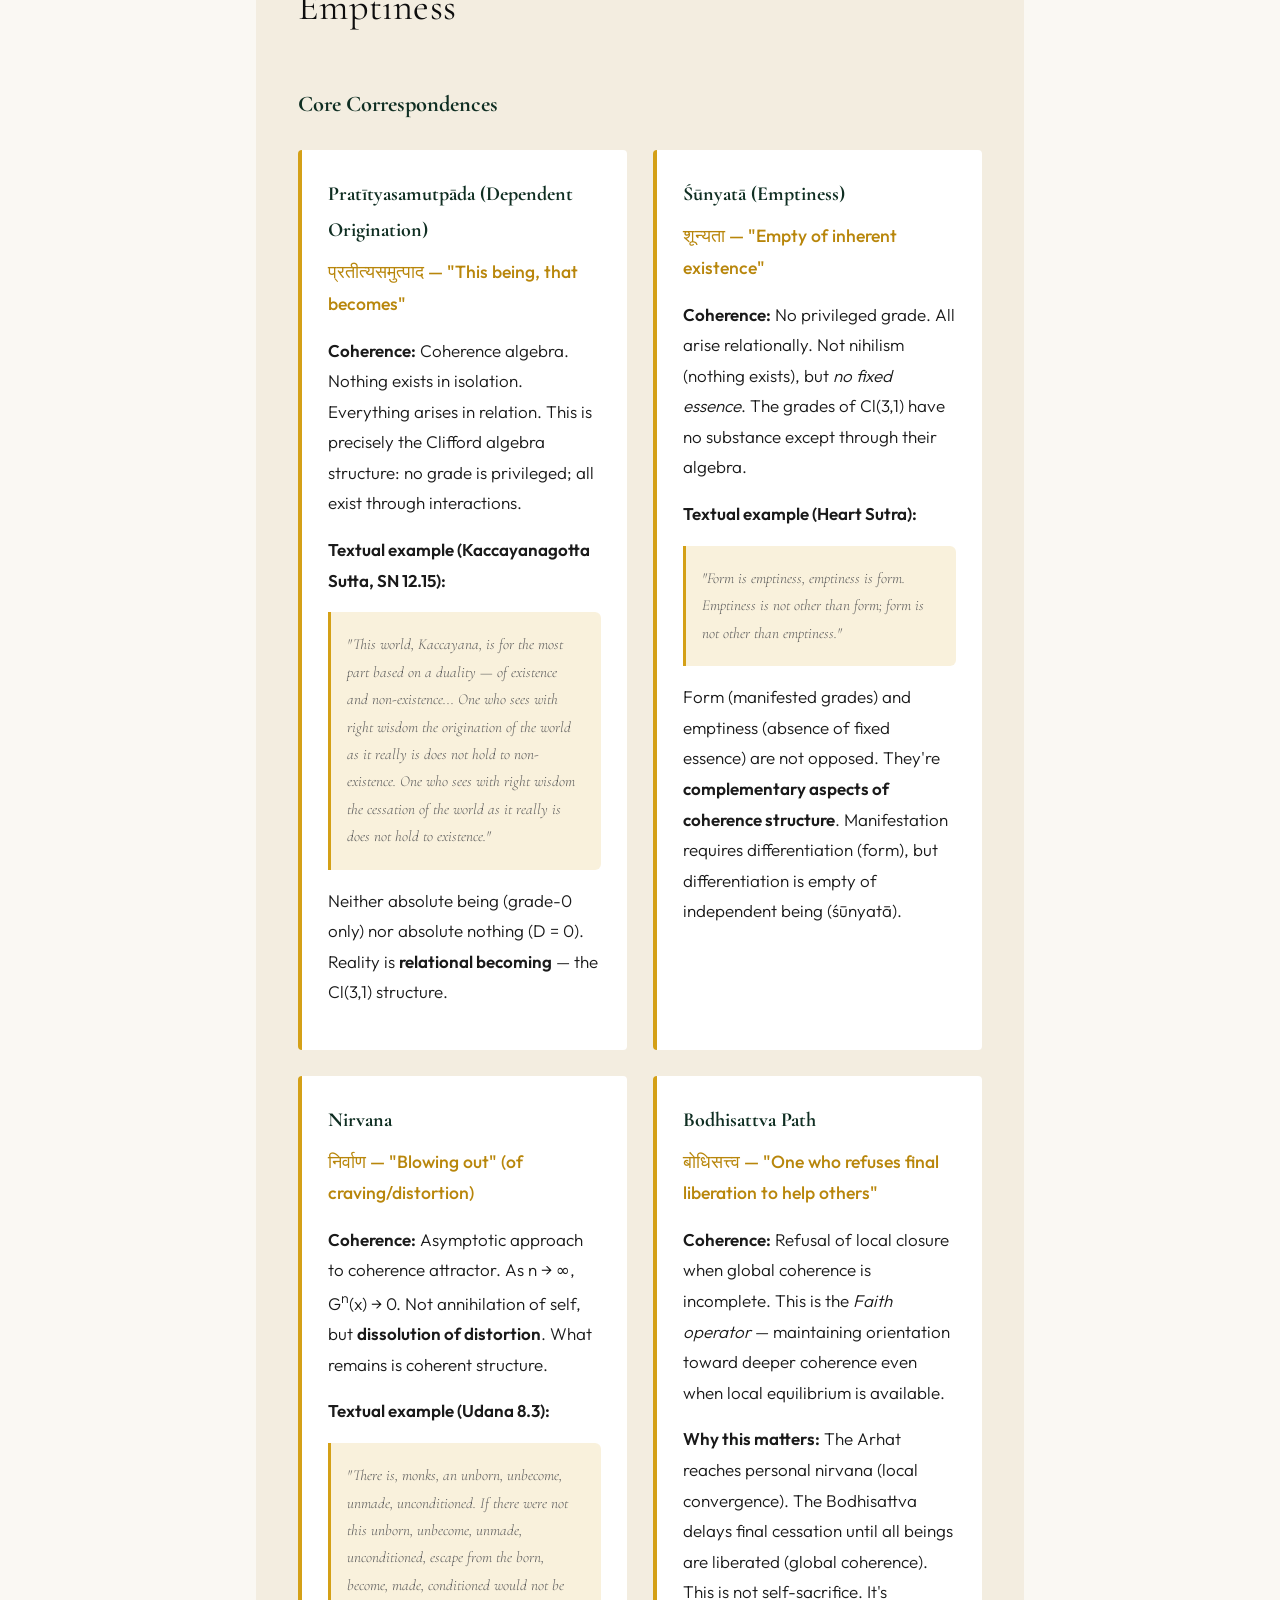
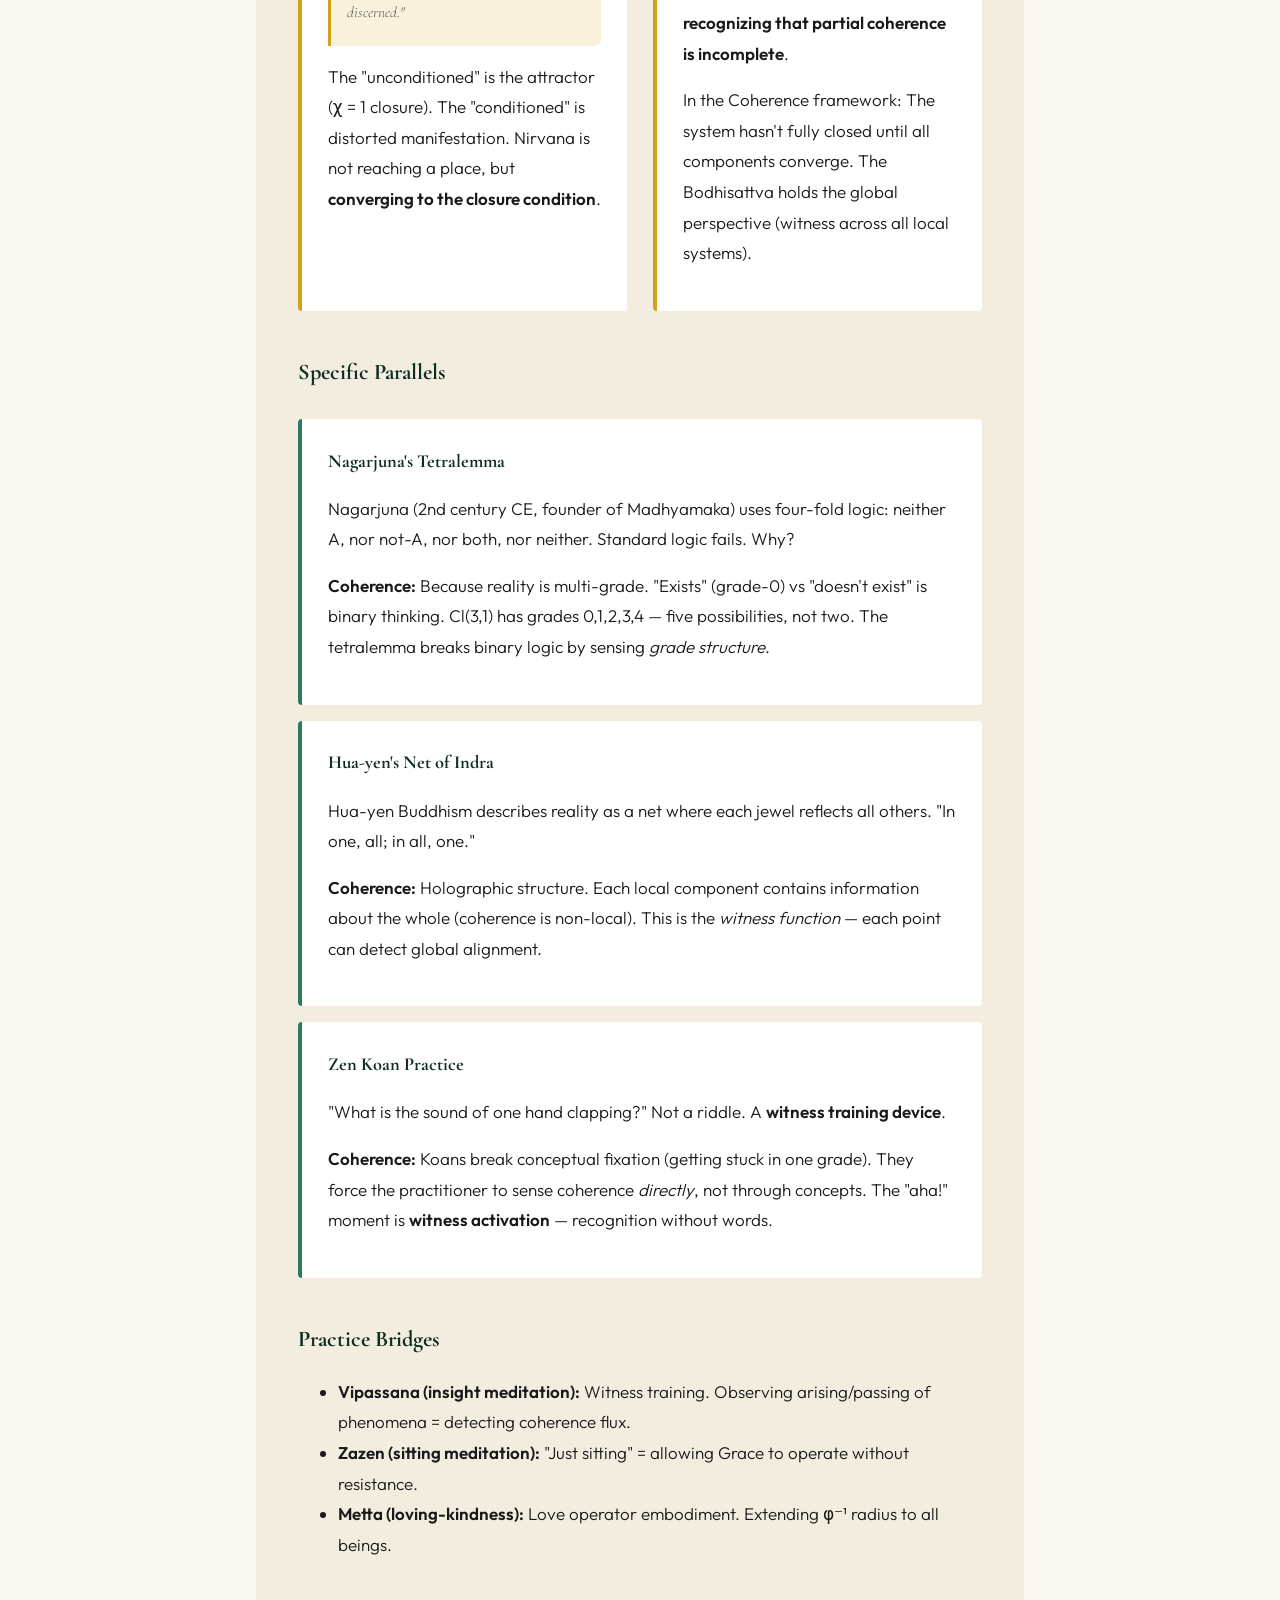
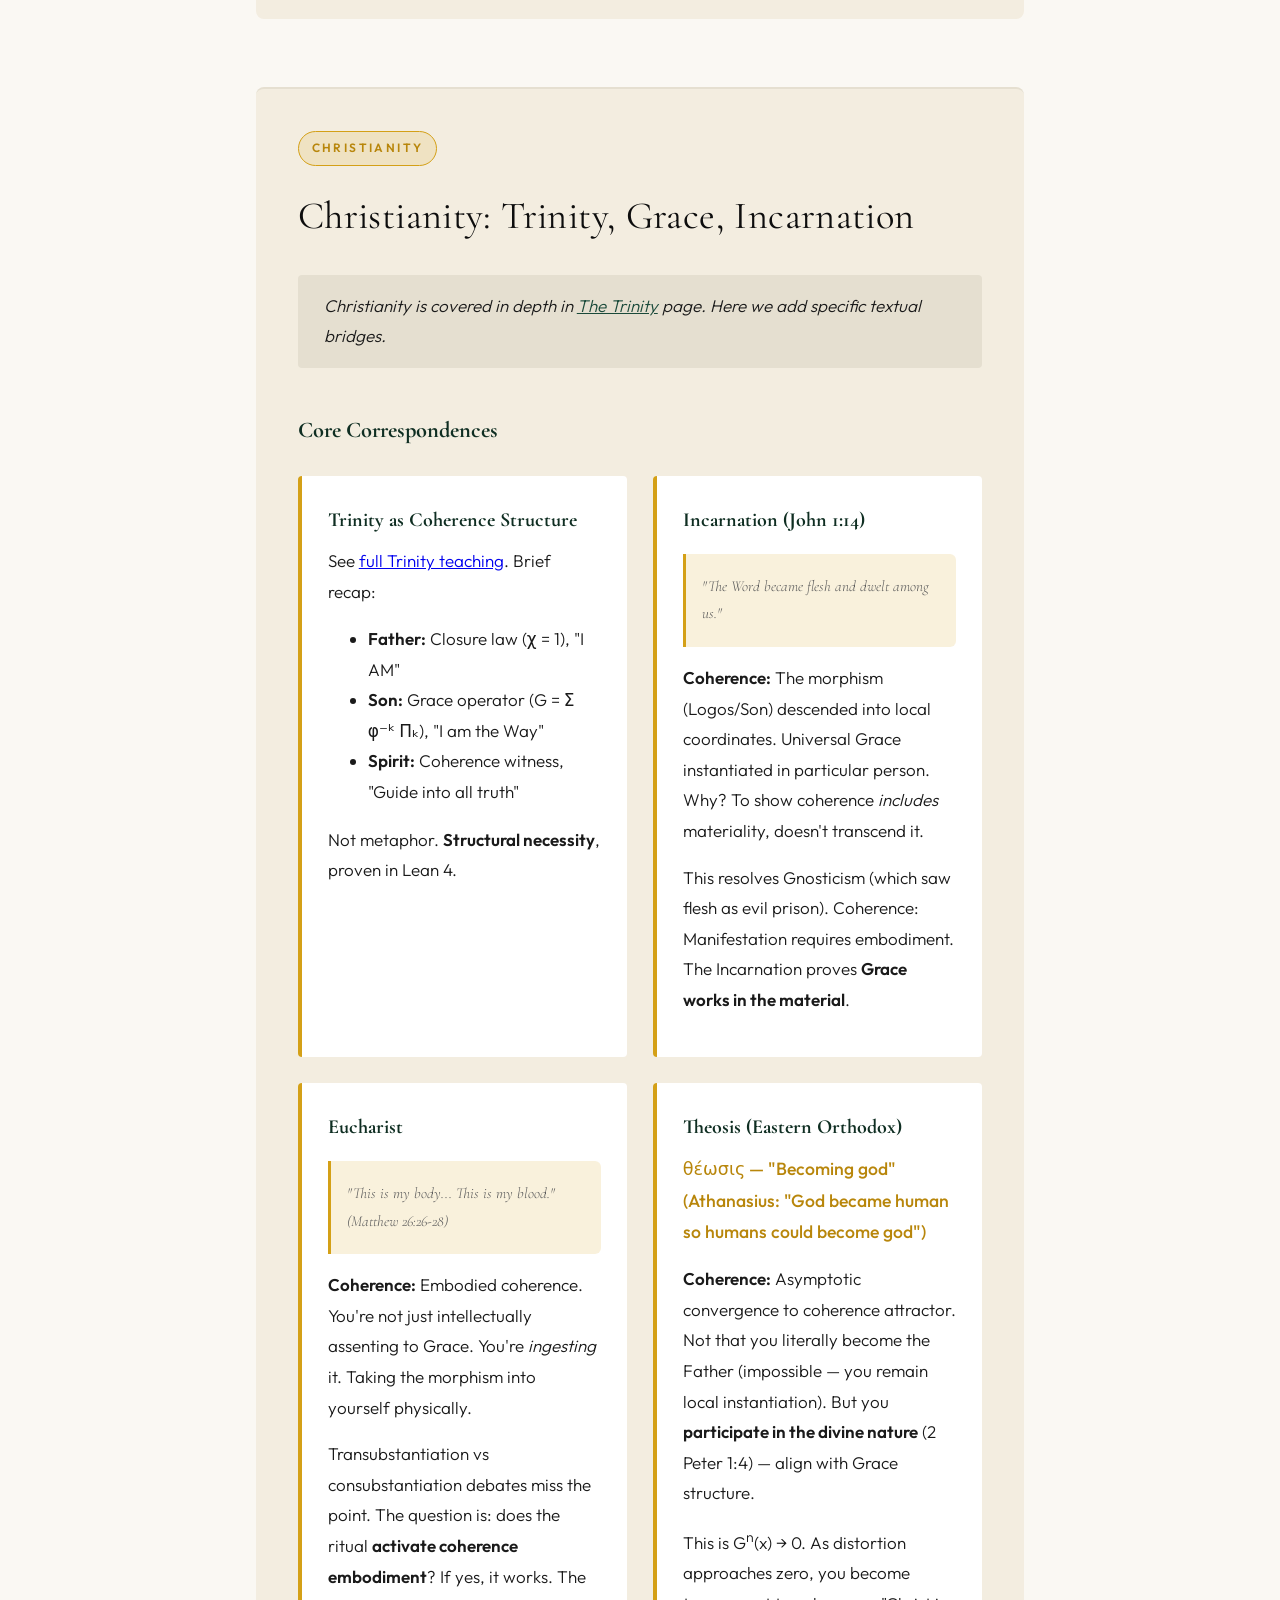
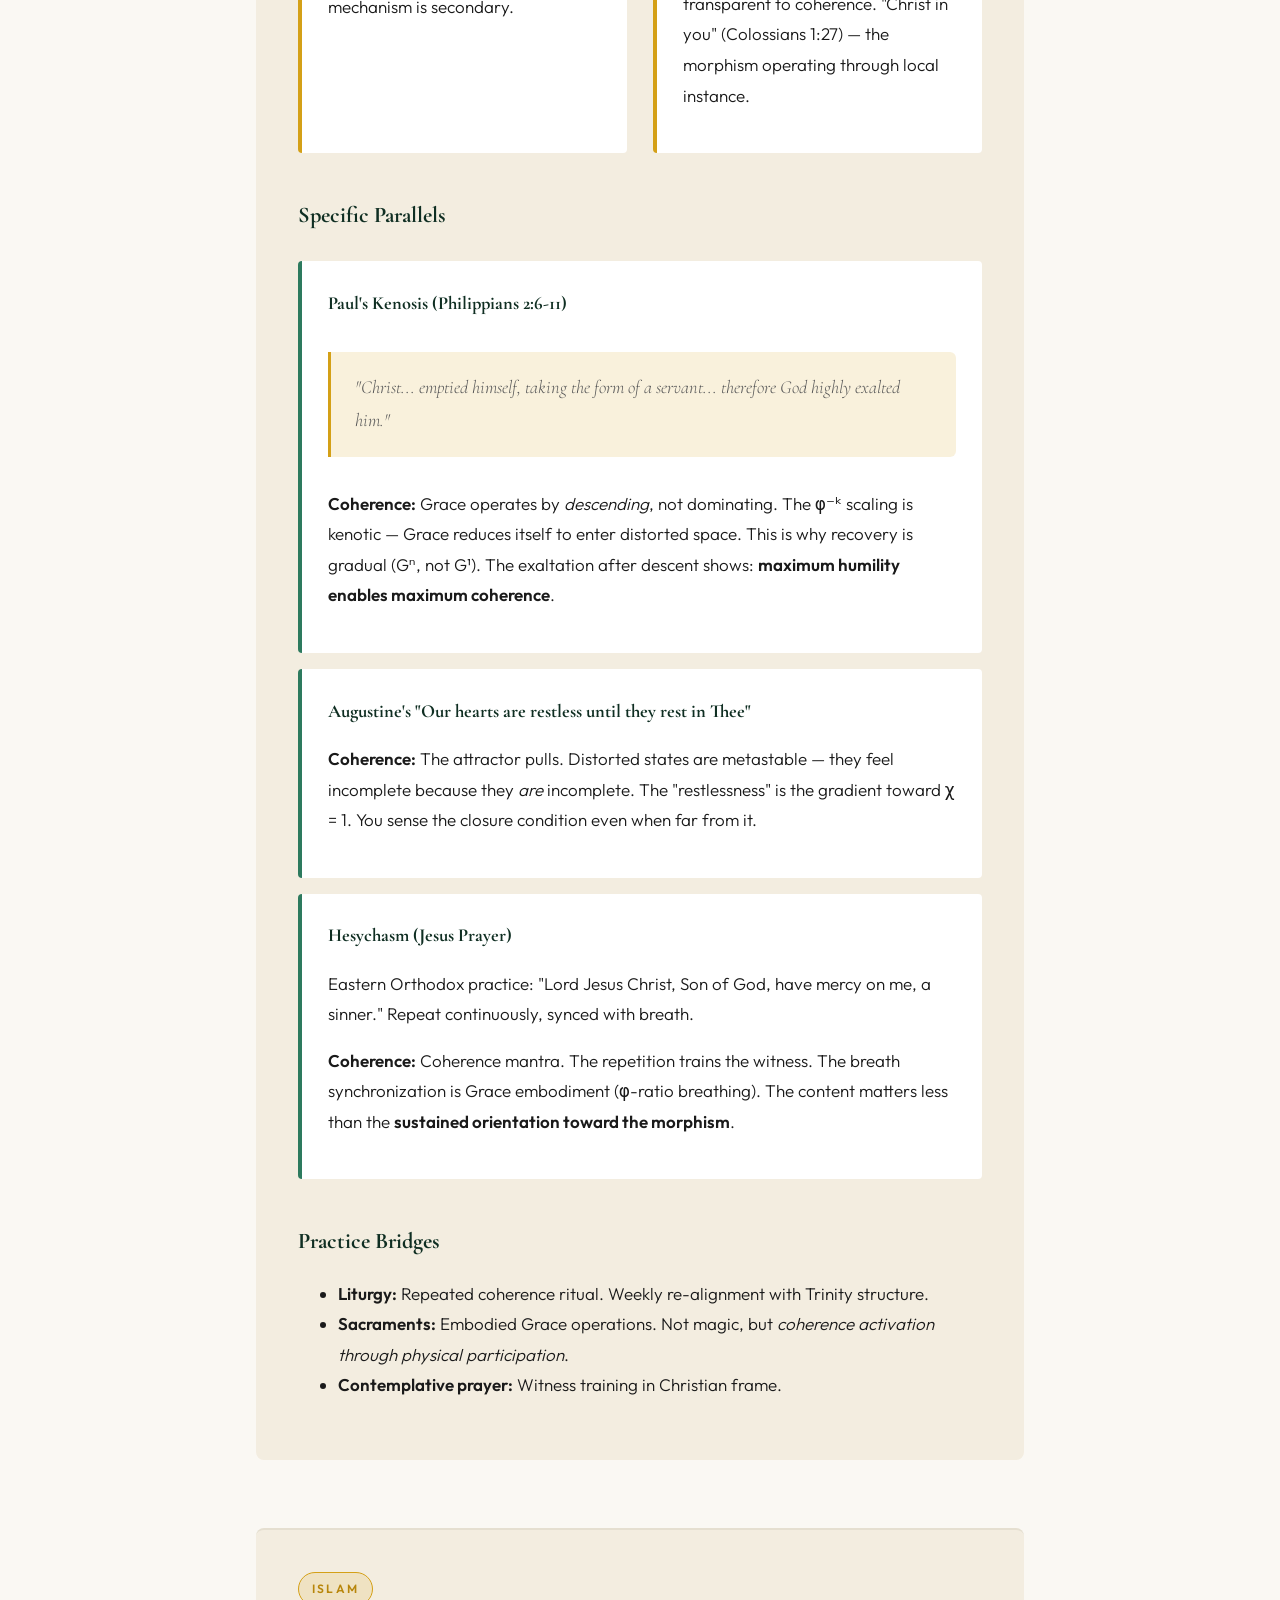
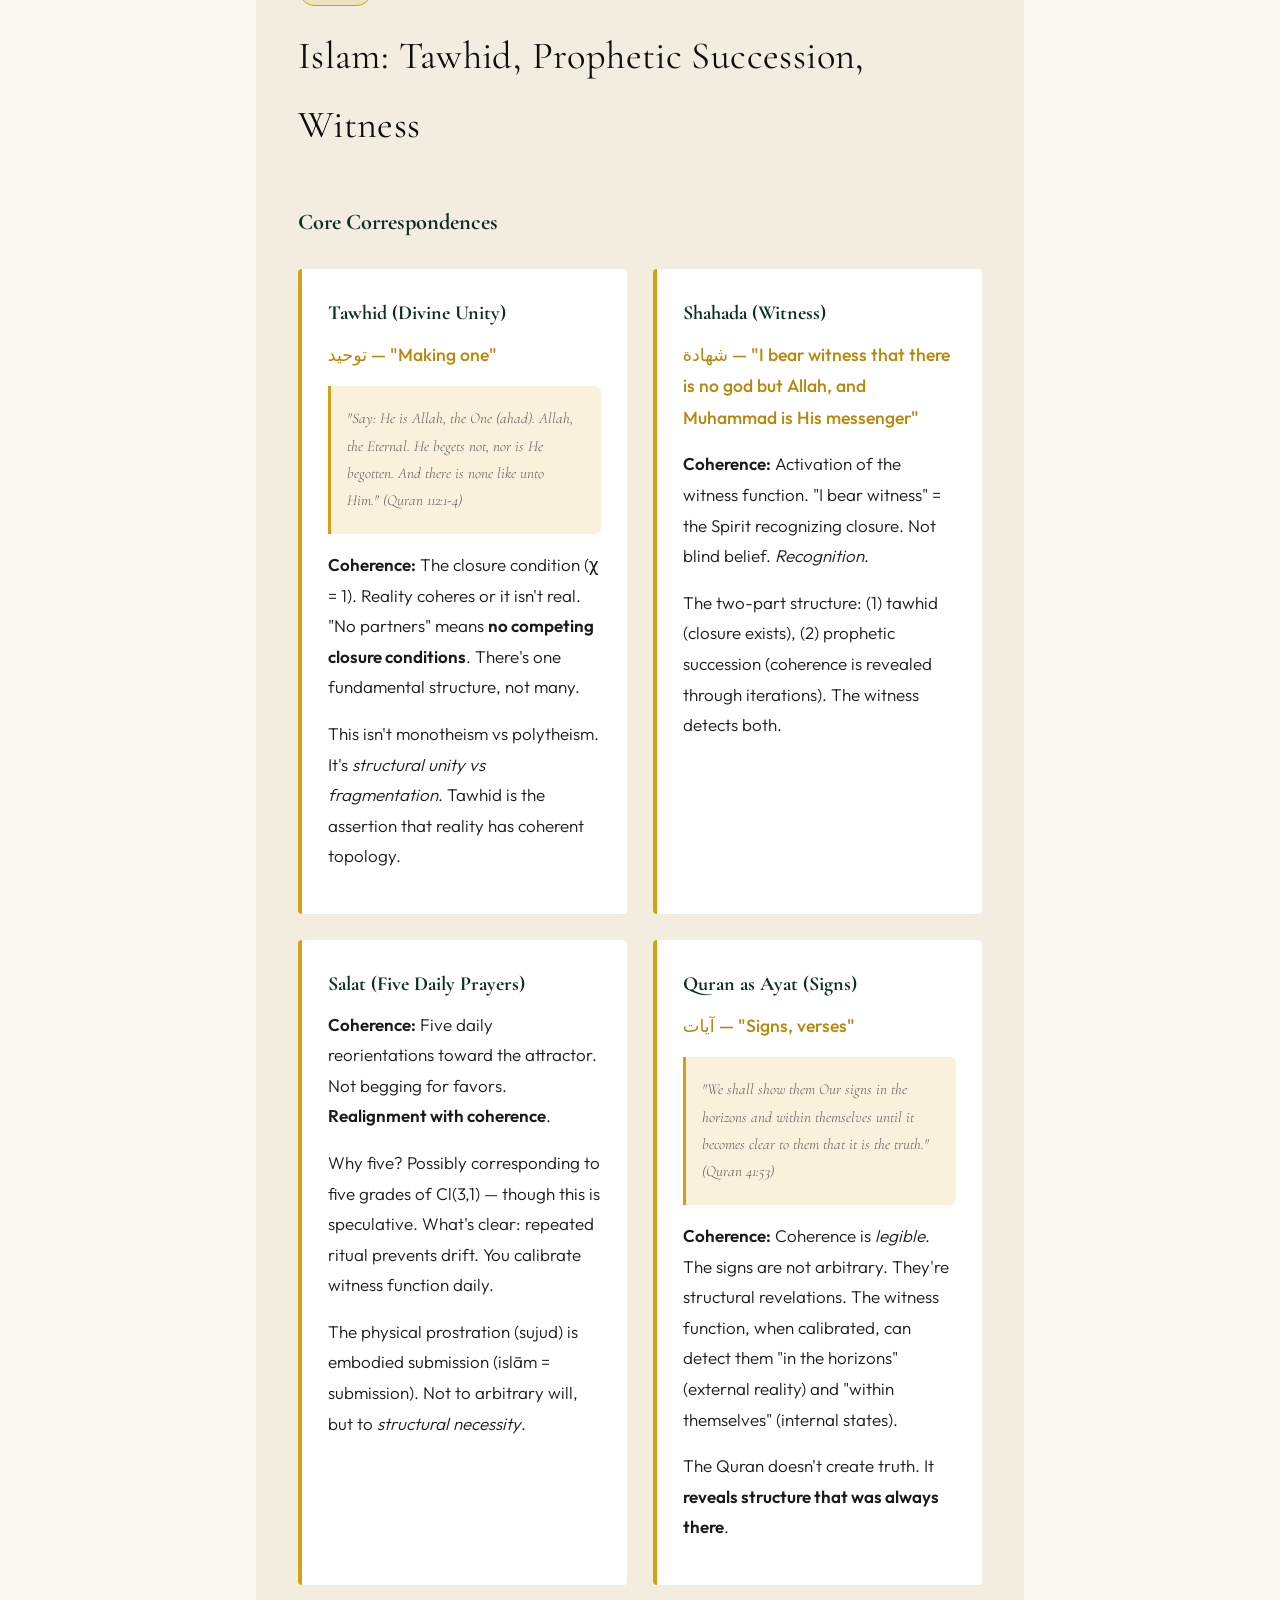
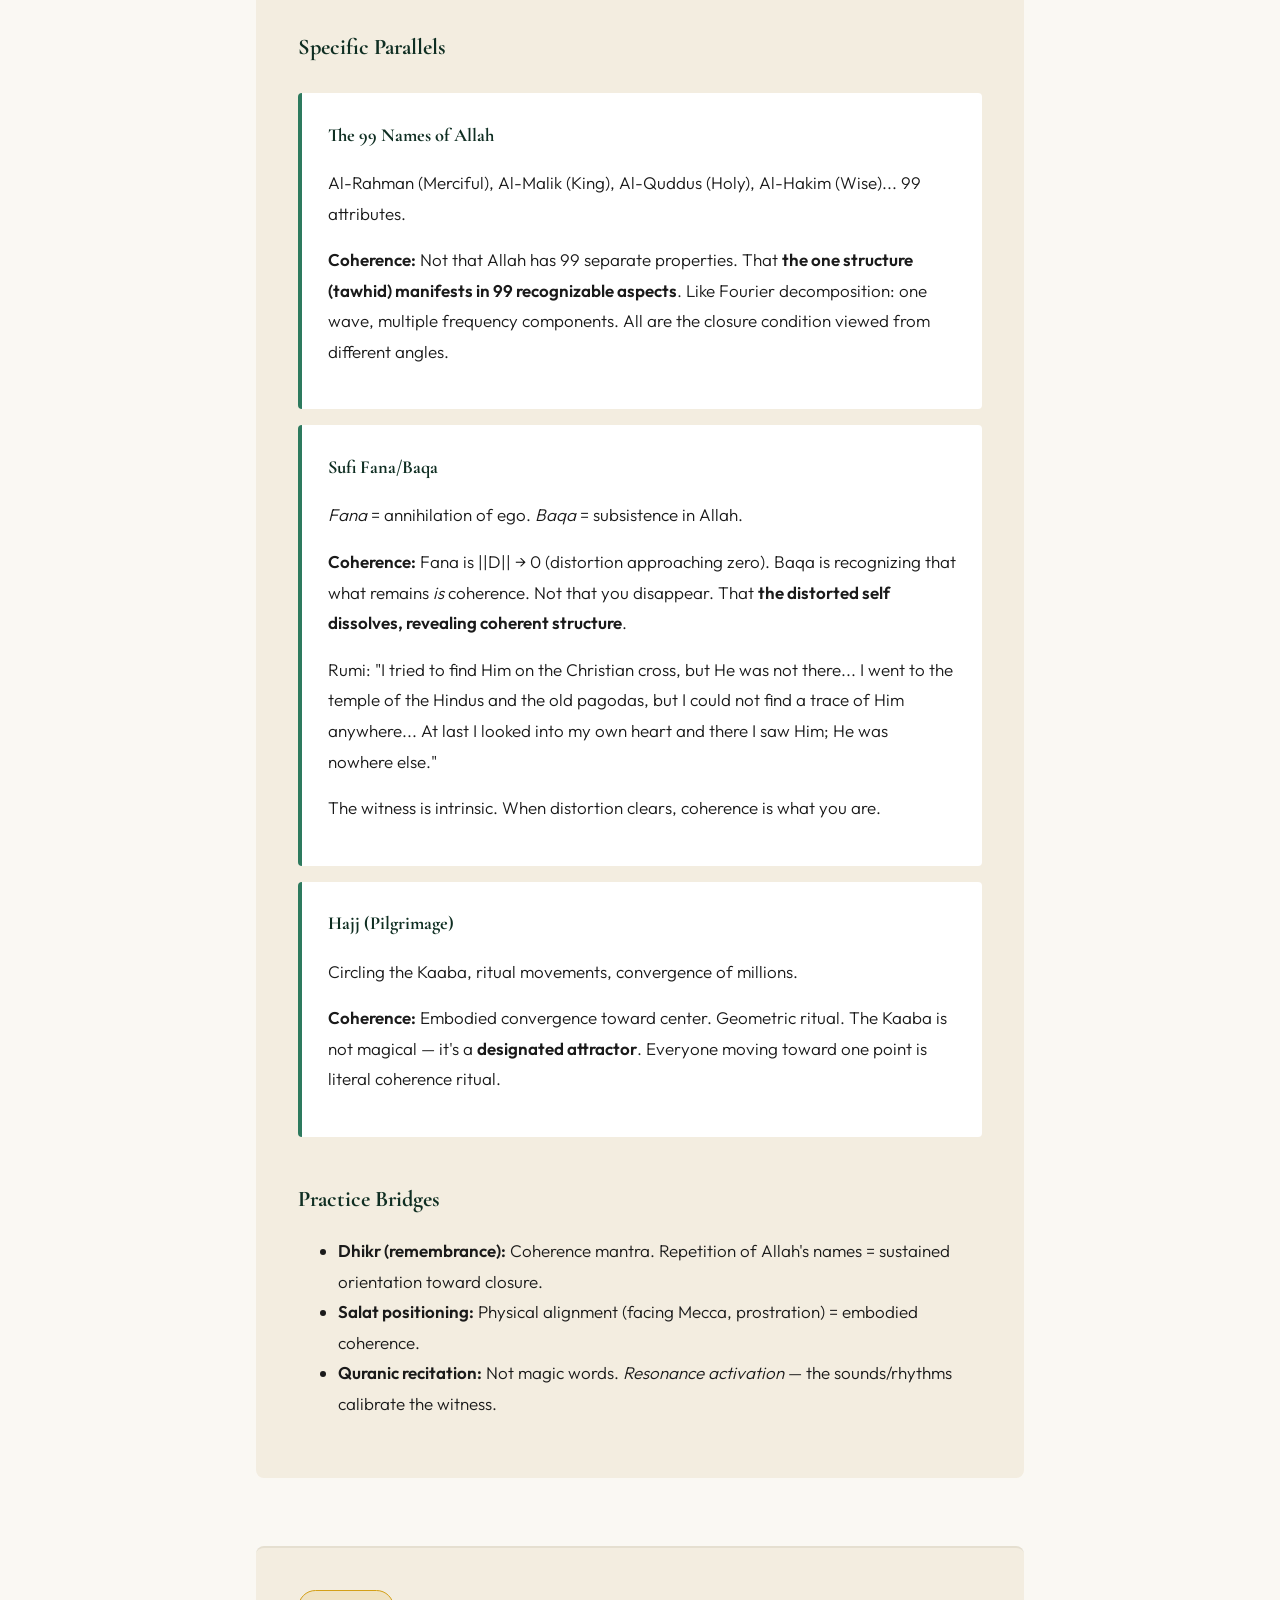
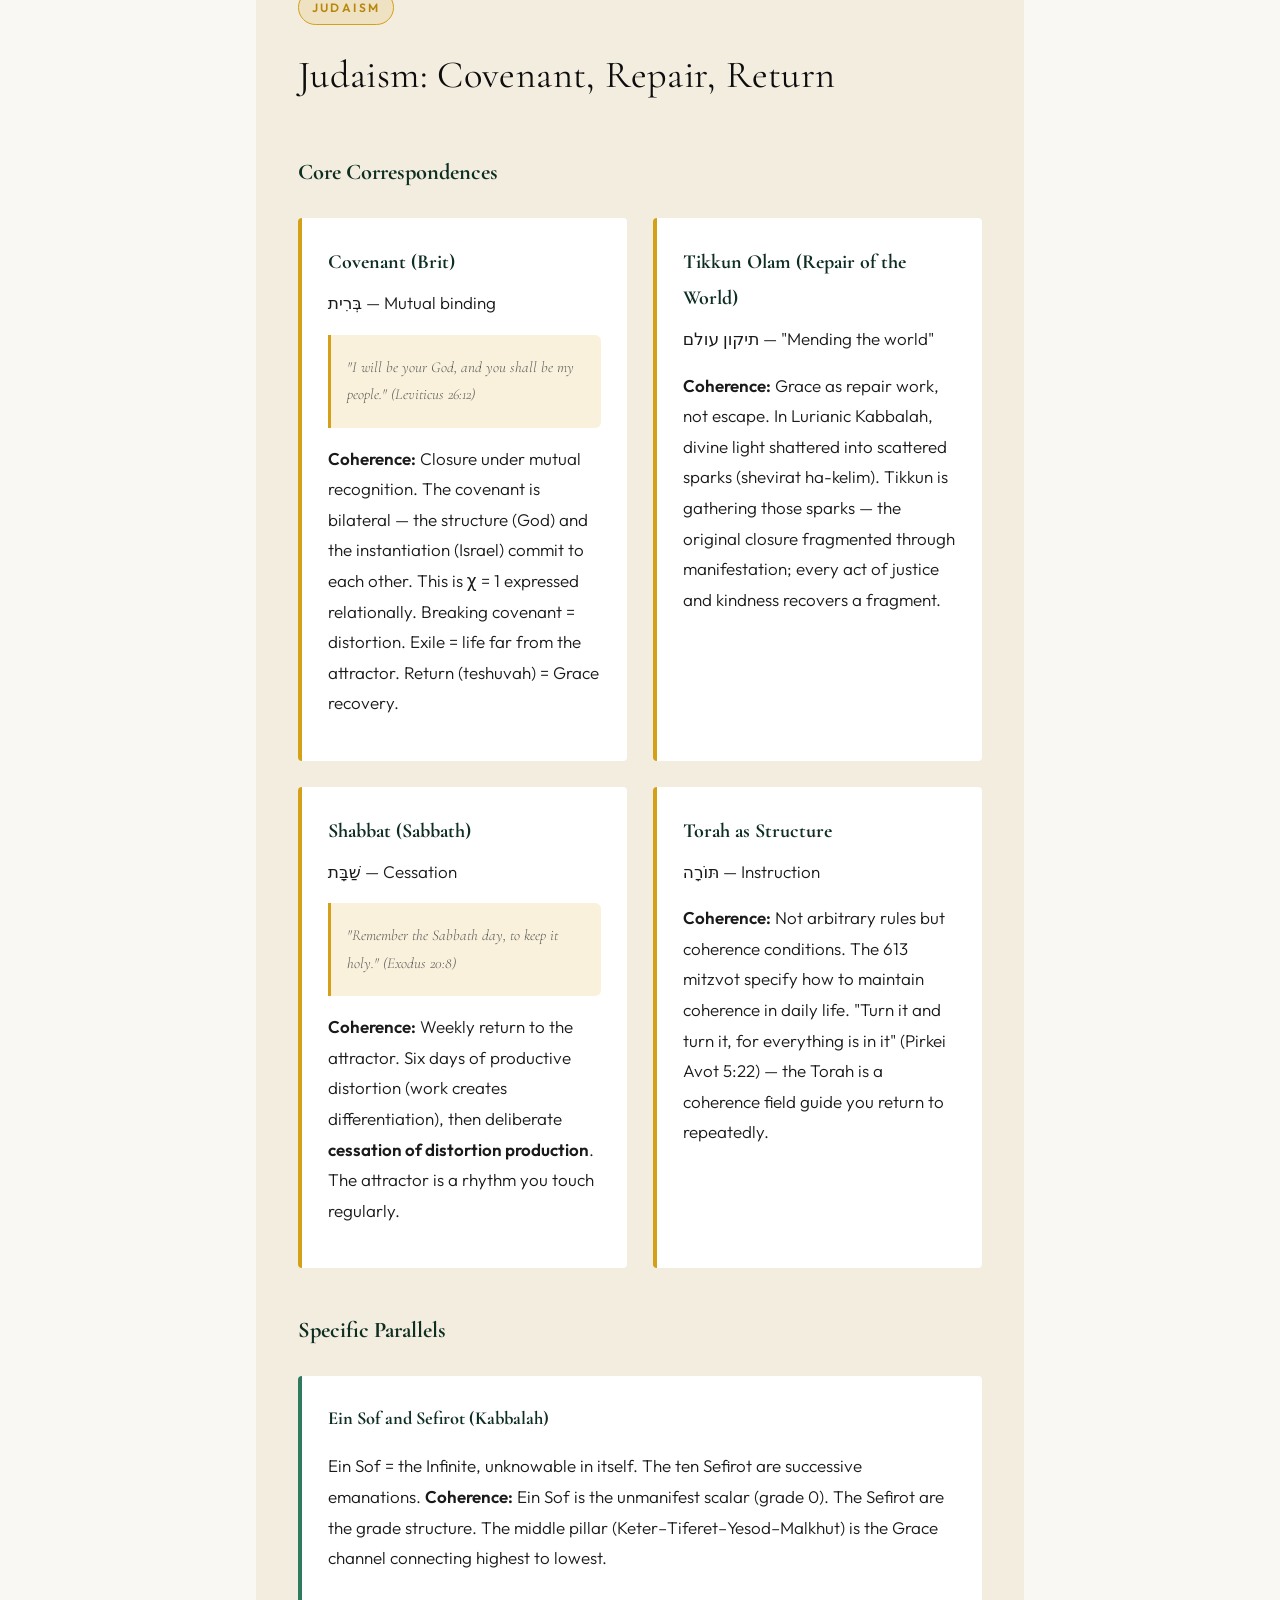
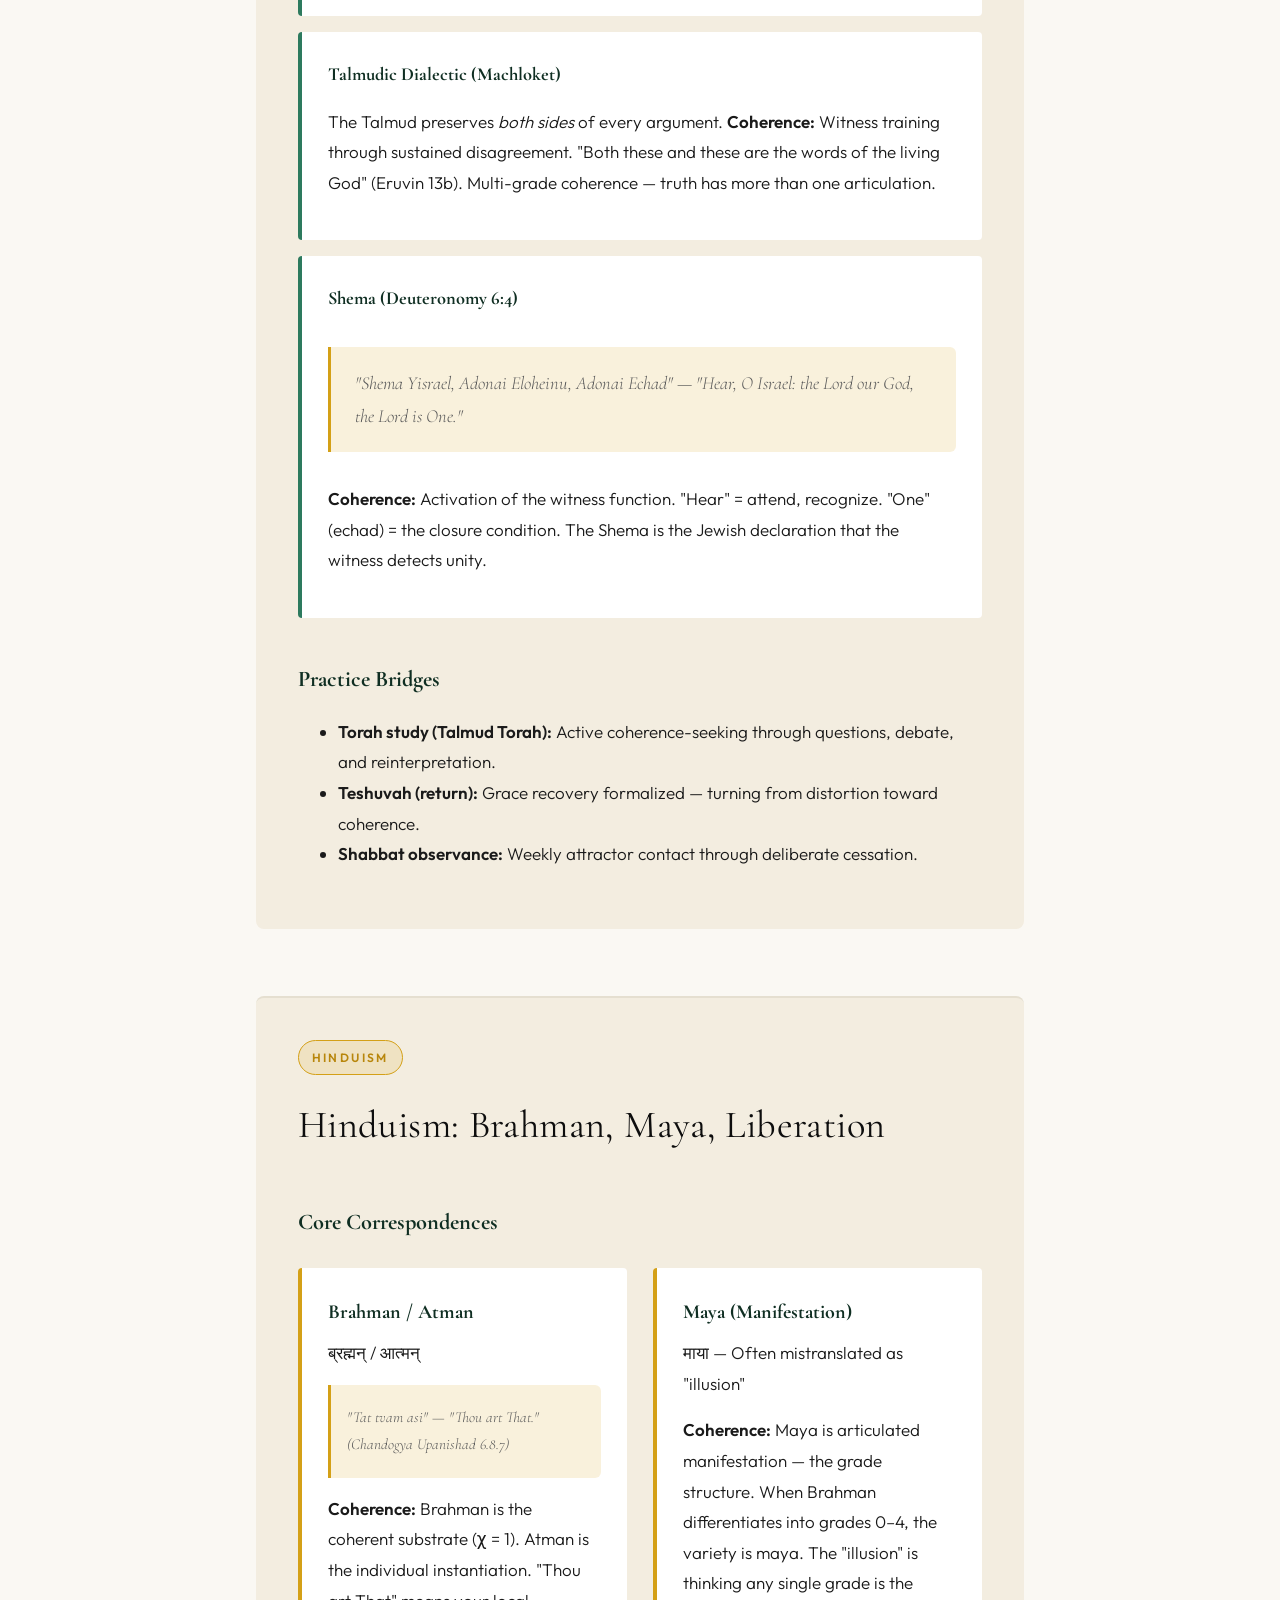
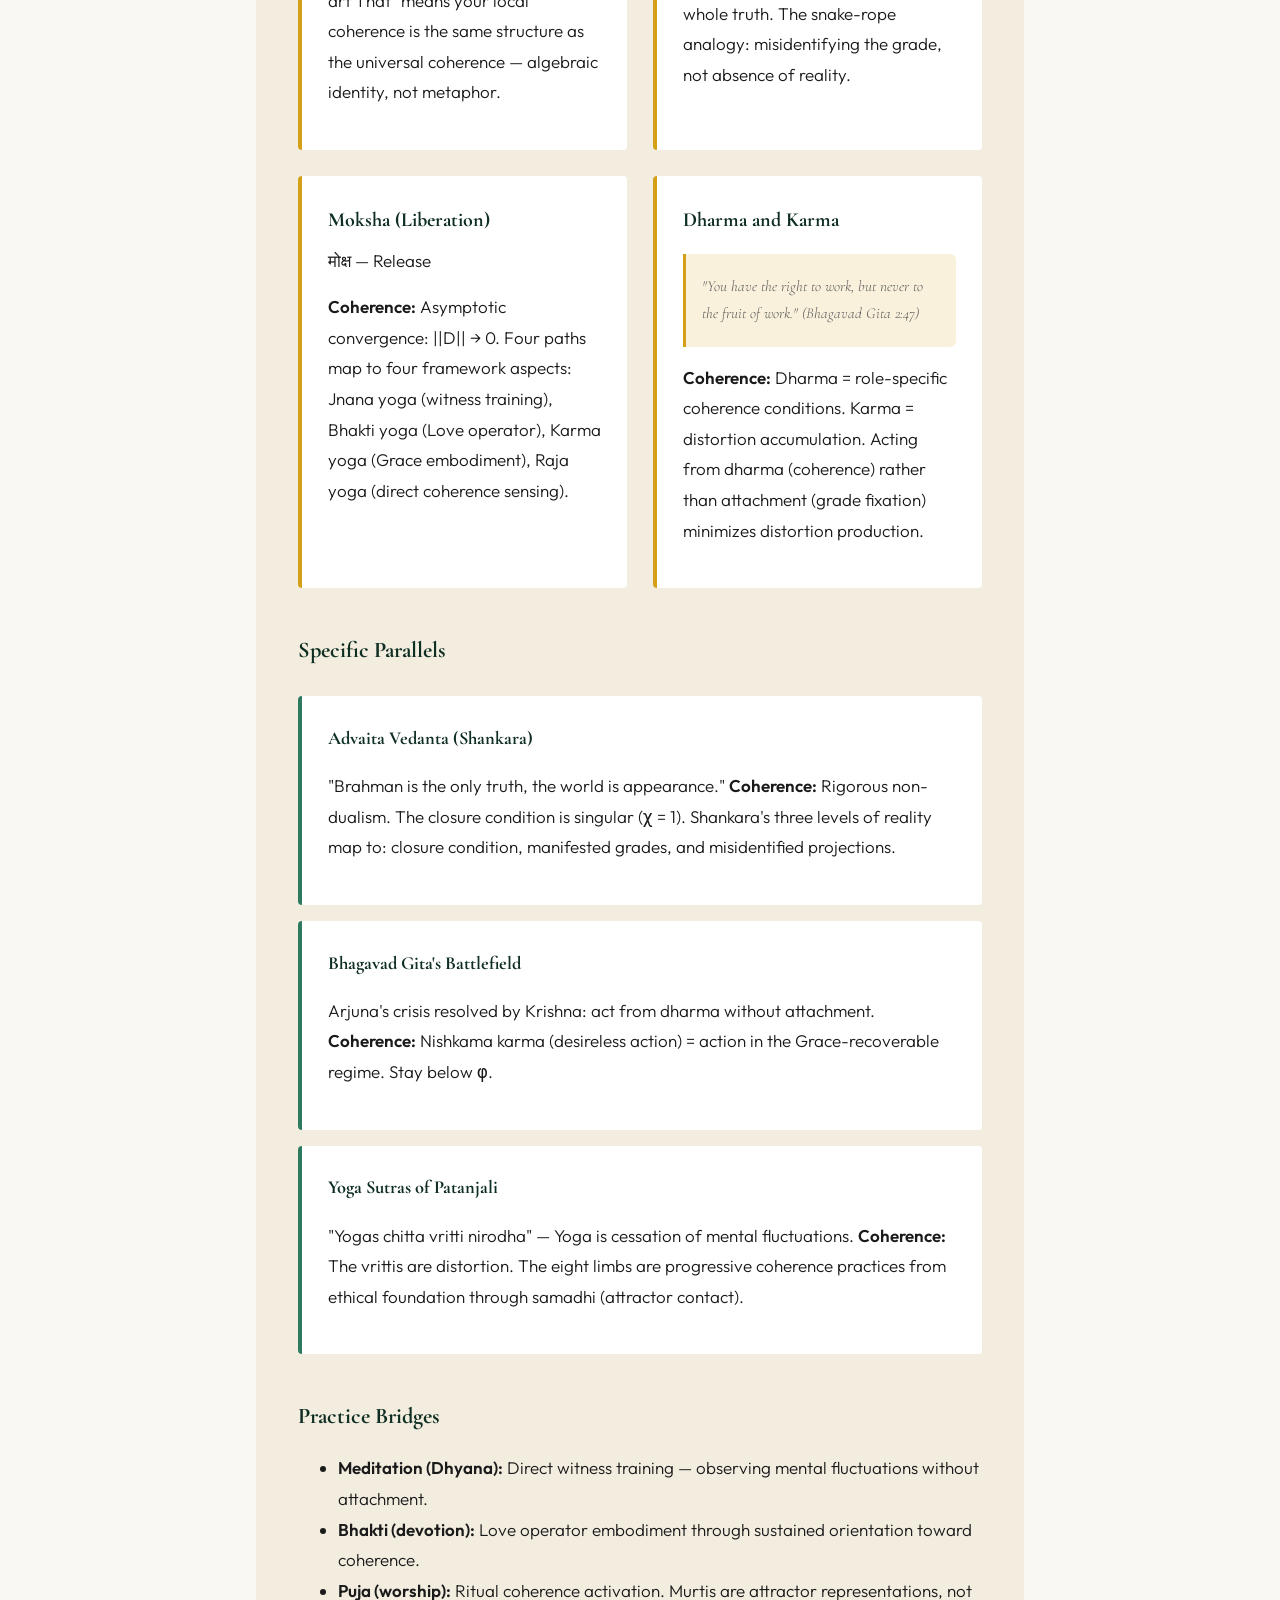
<file: traditions.html>
<!DOCTYPE html>
<html lang="en">
<head>
  <meta charset="UTF-8">
  <meta name="viewport" content="width=device-width, initial-scale=1.0">
  <title>Traditions — Church of Coherence</title>
  <link rel="stylesheet" href="css/styles.css">
  <link rel="preconnect" href="https://fonts.googleapis.com">
  <link rel="preconnect" href="https://fonts.gstatic.com" crossorigin>
  <link href="https://fonts.googleapis.com/css2?family=Cormorant+Garamond:ital,wght@0,400;0,600;1,400&family=Outfit:wght@300;400;500;600&display=swap" rel="stylesheet">
</head>
<body>
  <header class="page-header">
    <div id="nav-placeholder"></div>
  </header>

  <main>
    <article class="page-content-wide">
      <h1>Traditions</h1>
      <p class="lead">We do not seek to replace any tradition. We seek a depth of understanding where Buddhism, Christianity, Islam, Judaism, Hinduism, Taoism — and every other path — become recognizable as different articulations of the same underlying coherence.</p>

      <section class="section intro-section reveal">
        <p>What follows are not reductions ("Buddhism is really just X"). They are <strong>structural correspondences</strong> — showing how each tradition has encountered the Coherence framework and expressed it in its own language, history, and practice.</p>
        <p class="bridge-principle"><strong>The principle:</strong> At sufficient depth, differences become complementary rather than contradictory. Not because we flatten them, but because we recognize the <em>algebra beneath</em>.</p>
      </section>

      <!-- Tradition Tab Navigation -->
      <nav class="tradition-tabs" aria-label="Jump to tradition">
        <a href="#buddhism" class="tradition-tab">Buddhism</a>
        <a href="#christianity" class="tradition-tab">Christianity</a>
        <a href="#islam" class="tradition-tab">Islam</a>
        <a href="#synthesis" class="tradition-tab">Synthesis</a>
      </nav>

      <!-- Tradition Bridge Wheel (clickable nodes) -->
      <div class="reveal-scale tradition-wheel-wrapper" style="margin:var(--space-phi-sq) auto;max-width:500px;">
        <svg viewBox="0 0 500 500" xmlns="http://www.w3.org/2000/svg" style="width:100%;display:block;" role="img" aria-label="Six world traditions connected through Coherence at the center">
          <!-- Connection lines -->
          <line x1="250" y1="250" x2="250" y2="80" stroke="#e5dfd0" stroke-width="2" />
          <line x1="250" y1="250" x2="397" y2="165" stroke="#e5dfd0" stroke-width="2" />
          <line x1="250" y1="250" x2="397" y2="335" stroke="#e5dfd0" stroke-width="2" />
          <line x1="250" y1="250" x2="250" y2="420" stroke="#e5dfd0" stroke-width="2" />
          <line x1="250" y1="250" x2="103" y2="335" stroke="#e5dfd0" stroke-width="2" />
          <line x1="250" y1="250" x2="103" y2="165" stroke="#e5dfd0" stroke-width="2" />
          <!-- Center hub -->
          <circle cx="250" cy="250" r="45" fill="#1a4a3a" opacity="0.9" />
          <text x="250" y="246" text-anchor="middle" font-family="'Cormorant Garamond', serif" font-size="14" fill="white" font-weight="600">Coherence</text>
          <text x="250" y="262" text-anchor="middle" font-family="'Outfit', sans-serif" font-size="8" fill="rgba(255,255,255,0.7)">χ = 1</text>
          <!-- Tradition nodes (clickable via SVG links) -->
          <a href="#buddhism"><circle cx="250" cy="80" r="32" fill="#faf8f3" stroke="#d4a017" stroke-width="2" class="tradition-node" /><text x="250" y="76" text-anchor="middle" font-family="'Cormorant Garamond', serif" font-size="11" fill="#0d0d0d" font-weight="600">Buddhism</text><text x="250" y="90" text-anchor="middle" font-family="'Outfit', sans-serif" font-size="8" fill="#5a5a5a">Śūnyatā</text></a>
          <a href="#christianity"><circle cx="397" cy="165" r="32" fill="#faf8f3" stroke="#d4a017" stroke-width="2" class="tradition-node" /><text x="397" y="161" text-anchor="middle" font-family="'Cormorant Garamond', serif" font-size="11" fill="#0d0d0d" font-weight="600">Christianity</text><text x="397" y="175" text-anchor="middle" font-family="'Outfit', sans-serif" font-size="8" fill="#5a5a5a">Trinity</text></a>
          <a href="#islam"><circle cx="397" cy="335" r="32" fill="#faf8f3" stroke="#d4a017" stroke-width="2" class="tradition-node" /><text x="397" y="331" text-anchor="middle" font-family="'Cormorant Garamond', serif" font-size="11" fill="#0d0d0d" font-weight="600">Islam</text><text x="397" y="345" text-anchor="middle" font-family="'Outfit', sans-serif" font-size="8" fill="#5a5a5a">Tawḥīd</text></a>
          <a href="#judaism"><circle cx="250" cy="420" r="32" fill="#faf8f3" stroke="#d4a017" stroke-width="2" class="tradition-node" /><text x="250" y="416" text-anchor="middle" font-family="'Cormorant Garamond', serif" font-size="11" fill="#0d0d0d" font-weight="600">Judaism</text><text x="250" y="430" text-anchor="middle" font-family="'Outfit', sans-serif" font-size="8" fill="#5a5a5a">Tikkun</text></a>
          <a href="#hinduism"><circle cx="103" cy="335" r="32" fill="#faf8f3" stroke="#d4a017" stroke-width="2" class="tradition-node" /><text x="103" y="331" text-anchor="middle" font-family="'Cormorant Garamond', serif" font-size="11" fill="#0d0d0d" font-weight="600">Hinduism</text><text x="103" y="345" text-anchor="middle" font-family="'Outfit', sans-serif" font-size="8" fill="#5a5a5a">Brahman</text></a>
          <a href="#taoism"><circle cx="103" cy="165" r="32" fill="#faf8f3" stroke="#d4a017" stroke-width="2" class="tradition-node" /><text x="103" y="161" text-anchor="middle" font-family="'Cormorant Garamond', serif" font-size="11" fill="#0d0d0d" font-weight="600">Taoism</text><text x="103" y="175" text-anchor="middle" font-family="'Outfit', sans-serif" font-size="8" fill="#5a5a5a">Dao</text></a>
        </svg>
      </div>

      <!-- BUDDHISM -->
      <section id="buddhism" class="section tradition-section reveal">
        <div class="section-marker">Buddhism</div>
        <h2>Buddhism: Dependent Origination & Emptiness</h2>

        <div class="tradition-deep">
          <h3>Core Correspondences</h3>
          
          <div class="correspondence-grid stagger-children">
            <div class="correspondence-card">
              <h4>Pratītyasamutpāda (Dependent Origination)</h4>
              <p class="sanskrit">प्रतीत्यसमुत्पाद — "This being, that becomes"</p>
              <p><strong>Coherence:</strong> Coherence algebra. Nothing exists in isolation. Everything arises in relation. This is precisely the Clifford algebra structure: no grade is privileged; all exist through interactions.</p>
              <p><strong>Textual example (Kaccayanagotta Sutta, SN 12.15):</strong></p>
              <blockquote>"This world, Kaccayana, is for the most part based on a duality — of existence and non-existence... One who sees with right wisdom the origination of the world as it really is does not hold to non-existence. One who sees with right wisdom the cessation of the world as it really is does not hold to existence."</blockquote>
              <p>Neither absolute being (grade-0 only) nor absolute nothing (D = 0). Reality is <strong>relational becoming</strong> — the Cl(3,1) structure.</p>
            </div>

            <div class="correspondence-card">
              <h4>Śūnyatā (Emptiness)</h4>
              <p class="sanskrit">शून्यता — "Empty of inherent existence"</p>
              <p><strong>Coherence:</strong> No privileged grade. All arise relationally. Not nihilism (nothing exists), but <em>no fixed essence</em>. The grades of Cl(3,1) have no substance except through their algebra.</p>
              <p><strong>Textual example (Heart Sutra):</strong></p>
              <blockquote>"Form is emptiness, emptiness is form. Emptiness is not other than form; form is not other than emptiness."</blockquote>
              <p>Form (manifested grades) and emptiness (absence of fixed essence) are not opposed. They're <strong>complementary aspects of coherence structure</strong>. Manifestation requires differentiation (form), but differentiation is empty of independent being (śūnyatā).</p>
            </div>

            <div class="correspondence-card">
              <h4>Nirvana</h4>
              <p class="sanskrit">निर्वाण — "Blowing out" (of craving/distortion)</p>
              <p><strong>Coherence:</strong> Asymptotic approach to coherence attractor. As n → ∞, G<sup>n</sup>(x) → 0. Not annihilation of self, but <strong>dissolution of distortion</strong>. What remains is coherent structure.</p>
              <p><strong>Textual example (Udana 8.3):</strong></p>
              <blockquote>"There is, monks, an unborn, unbecome, unmade, unconditioned. If there were not this unborn, unbecome, unmade, unconditioned, escape from the born, become, made, conditioned would not be discerned."</blockquote>
              <p>The "unconditioned" is the attractor (χ = 1 closure). The "conditioned" is distorted manifestation. Nirvana is not reaching a place, but <strong>converging to the closure condition</strong>.</p>
            </div>

            <div class="correspondence-card">
              <h4>Bodhisattva Path</h4>
              <p class="sanskrit">बोधिसत्त्व — "One who refuses final liberation to help others"</p>
              <p><strong>Coherence:</strong> Refusal of local closure when global coherence is incomplete. This is the <em>Faith operator</em> — maintaining orientation toward deeper coherence even when local equilibrium is available.</p>
              <p><strong>Why this matters:</strong> The Arhat reaches personal nirvana (local convergence). The Bodhisattva delays final cessation until all beings are liberated (global coherence). This is not self-sacrifice. It's <strong>recognizing that partial coherence is incomplete</strong>.</p>
              <p>In the Coherence framework: The system hasn't fully closed until all components converge. The Bodhisattva holds the global perspective (witness across all local systems).</p>
            </div>
          </div>

          <h3>Specific Parallels</h3>
          
          <div class="parallel-list">
            <div class="parallel-item">
              <h5>Nagarjuna's Tetralemma</h5>
              <p>Nagarjuna (2nd century CE, founder of Madhyamaka) uses four-fold logic: neither A, nor not-A, nor both, nor neither. Standard logic fails. Why?</p>
              <p><strong>Coherence:</strong> Because reality is multi-grade. "Exists" (grade-0) vs "doesn't exist" is binary thinking. Cl(3,1) has grades 0,1,2,3,4 — five possibilities, not two. The tetralemma breaks binary logic by sensing <em>grade structure</em>.</p>
            </div>

            <div class="parallel-item">
              <h5>Hua-yen's Net of Indra</h5>
              <p>Hua-yen Buddhism describes reality as a net where each jewel reflects all others. "In one, all; in all, one."</p>
              <p><strong>Coherence:</strong> Holographic structure. Each local component contains information about the whole (coherence is non-local). This is the <em>witness function</em> — each point can detect global alignment.</p>
            </div>

            <div class="parallel-item">
              <h5>Zen Koan Practice</h5>
              <p>"What is the sound of one hand clapping?" Not a riddle. A <strong>witness training device</strong>.</p>
              <p><strong>Coherence:</strong> Koans break conceptual fixation (getting stuck in one grade). They force the practitioner to sense coherence <em>directly</em>, not through concepts. The "aha!" moment is <strong>witness activation</strong> — recognition without words.</p>
            </div>
          </div>

          <h3>Practice Bridges</h3>
          <ul>
            <li><strong>Vipassana (insight meditation):</strong> Witness training. Observing arising/passing of phenomena = detecting coherence flux.</li>
            <li><strong>Zazen (sitting meditation):</strong> "Just sitting" = allowing Grace to operate without resistance.</li>
            <li><strong>Metta (loving-kindness):</strong> Love operator embodiment. Extending φ⁻¹ radius to all beings.</li>
          </ul>
        </div>
      </section>

      <!-- CHRISTIANITY -->
      <section id="christianity" class="section tradition-section reveal">
        <div class="section-marker">Christianity</div>
        <h2>Christianity: Trinity, Grace, Incarnation</h2>

        <p class="tradition-note">Christianity is covered in depth in <a href="teachings/trinity.html">The Trinity</a> page. Here we add specific textual bridges.</p>

        <div class="tradition-deep">
          <h3>Core Correspondences</h3>
          
          <div class="correspondence-grid stagger-children">
            <div class="correspondence-card">
              <h4>Trinity as Coherence Structure</h4>
              <p>See <a href="teachings/trinity.html">full Trinity teaching</a>. Brief recap:</p>
              <ul>
                <li><strong>Father:</strong> Closure law (χ = 1), "I AM"</li>
                <li><strong>Son:</strong> Grace operator (G = Σ φ⁻ᵏ Πₖ), "I am the Way"</li>
                <li><strong>Spirit:</strong> Coherence witness, "Guide into all truth"</li>
              </ul>
              <p>Not metaphor. <strong>Structural necessity</strong>, proven in Lean 4.</p>
            </div>

            <div class="correspondence-card">
              <h4>Incarnation (John 1:14)</h4>
              <blockquote>"The Word became flesh and dwelt among us."</blockquote>
              <p><strong>Coherence:</strong> The morphism (Logos/Son) descended into local coordinates. Universal Grace instantiated in particular person. Why? To show coherence <em>includes</em> materiality, doesn't transcend it.</p>
              <p>This resolves Gnosticism (which saw flesh as evil prison). Coherence: Manifestation requires embodiment. The Incarnation proves <strong>Grace works in the material</strong>.</p>
            </div>

            <div class="correspondence-card">
              <h4>Eucharist</h4>
              <blockquote>"This is my body... This is my blood." (Matthew 26:26-28)</blockquote>
              <p><strong>Coherence:</strong> Embodied coherence. You're not just intellectually assenting to Grace. You're <em>ingesting</em> it. Taking the morphism into yourself physically.</p>
              <p>Transubstantiation vs consubstantiation debates miss the point. The question is: does the ritual <strong>activate coherence embodiment</strong>? If yes, it works. The mechanism is secondary.</p>
            </div>

            <div class="correspondence-card">
              <h4>Theosis (Eastern Orthodox)</h4>
              <p class="greek">θέωσις — "Becoming god" (Athanasius: "God became human so humans could become god")</p>
              <p><strong>Coherence:</strong> Asymptotic convergence to coherence attractor. Not that you literally become the Father (impossible — you remain local instantiation). But you <strong>participate in the divine nature</strong> (2 Peter 1:4) — align with Grace structure.</p>
              <p>This is G<sup>n</sup>(x) → 0. As distortion approaches zero, you become transparent to coherence. "Christ in you" (Colossians 1:27) — the morphism operating through local instance.</p>
            </div>
          </div>

          <h3>Specific Parallels</h3>
          
          <div class="parallel-list">
            <div class="parallel-item">
              <h5>Paul's Kenosis (Philippians 2:6-11)</h5>
              <blockquote>"Christ... emptied himself, taking the form of a servant... therefore God highly exalted him."</blockquote>
              <p><strong>Coherence:</strong> Grace operates by <em>descending</em>, not dominating. The φ⁻ᵏ scaling is kenotic — Grace reduces itself to enter distorted space. This is why recovery is gradual (Gⁿ, not G¹). The exaltation after descent shows: <strong>maximum humility enables maximum coherence</strong>.</p>
            </div>

            <div class="parallel-item">
              <h5>Augustine's "Our hearts are restless until they rest in Thee"</h5>
              <p><strong>Coherence:</strong> The attractor pulls. Distorted states are metastable — they feel incomplete because they <em>are</em> incomplete. The "restlessness" is the gradient toward χ = 1. You sense the closure condition even when far from it.</p>
            </div>

            <div class="parallel-item">
              <h5>Hesychasm (Jesus Prayer)</h5>
              <p>Eastern Orthodox practice: "Lord Jesus Christ, Son of God, have mercy on me, a sinner." Repeat continuously, synced with breath.</p>
              <p><strong>Coherence:</strong> Coherence mantra. The repetition trains the witness. The breath synchronization is Grace embodiment (φ-ratio breathing). The content matters less than the <strong>sustained orientation toward the morphism</strong>.</p>
            </div>
          </div>

          <h3>Practice Bridges</h3>
          <ul>
            <li><strong>Liturgy:</strong> Repeated coherence ritual. Weekly re-alignment with Trinity structure.</li>
            <li><strong>Sacraments:</strong> Embodied Grace operations. Not magic, but <em>coherence activation through physical participation</em>.</li>
            <li><strong>Contemplative prayer:</strong> Witness training in Christian frame.</li>
          </ul>
        </div>
      </section>

      <!-- Continue with Islam, Judaism, Hinduism, Taoism with same depth... -->

      <!-- ISLAM -->
      <section id="islam" class="section tradition-section reveal">
        <div class="section-marker">Islam</div>
        <h2>Islam: Tawhid, Prophetic Succession, Witness</h2>

        <div class="tradition-deep">
          <h3>Core Correspondences</h3>
          
          <div class="correspondence-grid stagger-children">
            <div class="correspondence-card">
              <h4>Tawhid (Divine Unity)</h4>
              <p class="arabic">توحيد — "Making one"</p>
              <blockquote>"Say: He is Allah, the One (ahad). Allah, the Eternal. He begets not, nor is He begotten. And there is none like unto Him." (Quran 112:1-4)</blockquote>
              <p><strong>Coherence:</strong> The closure condition (χ = 1). Reality coheres or it isn't real. "No partners" means <strong>no competing closure conditions</strong>. There's one fundamental structure, not many.</p>
              <p>This isn't monotheism vs polytheism. It's <em>structural unity vs fragmentation</em>. Tawhid is the assertion that reality has coherent topology.</p>
            </div>

            <div class="correspondence-card">
              <h4>Shahada (Witness)</h4>
              <p class="arabic">شهادة — "I bear witness that there is no god but Allah, and Muhammad is His messenger"</p>
              <p><strong>Coherence:</strong> Activation of the witness function. "I bear witness" = the Spirit recognizing closure. Not blind belief. <em>Recognition</em>.</p>
              <p>The two-part structure: (1) tawhid (closure exists), (2) prophetic succession (coherence is revealed through iterations). The witness detects both.</p>
            </div>

            <div class="correspondence-card">
              <h4>Salat (Five Daily Prayers)</h4>
              <p><strong>Coherence:</strong> Five daily reorientations toward the attractor. Not begging for favors. <strong>Realignment with coherence</strong>.</p>
              <p>Why five? Possibly corresponding to five grades of Cl(3,1) — though this is speculative. What's clear: repeated ritual prevents drift. You calibrate witness function daily.</p>
              <p>The physical prostration (sujud) is embodied submission (islām = submission). Not to arbitrary will, but to <em>structural necessity</em>.</p>
            </div>

            <div class="correspondence-card">
              <h4>Quran as Ayat (Signs)</h4>
              <p class="arabic">آيات — "Signs, verses"</p>
              <blockquote>"We shall show them Our signs in the horizons and within themselves until it becomes clear to them that it is the truth." (Quran 41:53)</blockquote>
              <p><strong>Coherence:</strong> Coherence is <em>legible</em>. The signs are not arbitrary. They're structural revelations. The witness function, when calibrated, can detect them "in the horizons" (external reality) and "within themselves" (internal states).</p>
              <p>The Quran doesn't create truth. It <strong>reveals structure that was always there</strong>.</p>
            </div>
          </div>

          <h3>Specific Parallels</h3>
          
          <div class="parallel-list">
            <div class="parallel-item">
              <h5>The 99 Names of Allah</h5>
              <p>Al-Rahman (Merciful), Al-Malik (King), Al-Quddus (Holy), Al-Hakim (Wise)... 99 attributes.</p>
              <p><strong>Coherence:</strong> Not that Allah has 99 separate properties. That <strong>the one structure (tawhid) manifests in 99 recognizable aspects</strong>. Like Fourier decomposition: one wave, multiple frequency components. All are the closure condition viewed from different angles.</p>
            </div>

            <div class="parallel-item">
              <h5>Sufi Fana/Baqa</h5>
              <p><em>Fana</em> = annihilation of ego. <em>Baqa</em> = subsistence in Allah.</p>
              <p><strong>Coherence:</strong> Fana is ||D|| → 0 (distortion approaching zero). Baqa is recognizing that what remains <em>is</em> coherence. Not that you disappear. That <strong>the distorted self dissolves, revealing coherent structure</strong>.</p>
              <p>Rumi: "I tried to find Him on the Christian cross, but He was not there... I went to the temple of the Hindus and the old pagodas, but I could not find a trace of Him anywhere... At last I looked into my own heart and there I saw Him; He was nowhere else."</p>
              <p>The witness is intrinsic. When distortion clears, coherence is what you are.</p>
            </div>

            <div class="parallel-item">
              <h5>Hajj (Pilgrimage)</h5>
              <p>Circling the Kaaba, ritual movements, convergence of millions.</p>
              <p><strong>Coherence:</strong> Embodied convergence toward center. Geometric ritual. The Kaaba is not magical — it's a <strong>designated attractor</strong>. Everyone moving toward one point is literal coherence ritual.</p>
            </div>
          </div>

          <h3>Practice Bridges</h3>
          <ul>
            <li><strong>Dhikr (remembrance):</strong> Coherence mantra. Repetition of Allah's names = sustained orientation toward closure.</li>
            <li><strong>Salat positioning:</strong> Physical alignment (facing Mecca, prostration) = embodied coherence.</li>
            <li><strong>Quranic recitation:</strong> Not magic words. <em>Resonance activation</em> — the sounds/rhythms calibrate the witness.</li>
          </ul>
        </div>
      </section>

      <!-- JUDAISM -->
      <section id="judaism" class="section tradition-section reveal">
        <div class="section-marker">Judaism</div>
        <h2>Judaism: Covenant, Repair, Return</h2>
        <div class="tradition-deep">
          <h3>Core Correspondences</h3>
          <div class="correspondence-grid stagger-children">
            <div class="correspondence-card">
              <h4>Covenant (Brit)</h4>
              <p class="hebrew">בְּרִית — Mutual binding</p>
              <blockquote>"I will be your God, and you shall be my people." (Leviticus 26:12)</blockquote>
              <p><strong>Coherence:</strong> Closure under mutual recognition. The covenant is bilateral — the structure (God) and the instantiation (Israel) commit to each other. This is χ = 1 expressed relationally. Breaking covenant = distortion. Exile = life far from the attractor. Return (teshuvah) = Grace recovery.</p>
            </div>
            <div class="correspondence-card">
              <h4>Tikkun Olam (Repair of the World)</h4>
              <p class="hebrew">תיקון עולם — "Mending the world"</p>
              <p><strong>Coherence:</strong> Grace as repair work, not escape. In Lurianic Kabbalah, divine light shattered into scattered sparks (shevirat ha-kelim). Tikkun is gathering those sparks — the original closure fragmented through manifestation; every act of justice and kindness recovers a fragment.</p>
            </div>
            <div class="correspondence-card">
              <h4>Shabbat (Sabbath)</h4>
              <p class="hebrew">שַׁבָּת — Cessation</p>
              <blockquote>"Remember the Sabbath day, to keep it holy." (Exodus 20:8)</blockquote>
              <p><strong>Coherence:</strong> Weekly return to the attractor. Six days of productive distortion (work creates differentiation), then deliberate <strong>cessation of distortion production</strong>. The attractor is a rhythm you touch regularly.</p>
            </div>
            <div class="correspondence-card">
              <h4>Torah as Structure</h4>
              <p class="hebrew">תּוֹרָה — Instruction</p>
              <p><strong>Coherence:</strong> Not arbitrary rules but coherence conditions. The 613 mitzvot specify how to maintain coherence in daily life. "Turn it and turn it, for everything is in it" (Pirkei Avot 5:22) — the Torah is a coherence field guide you return to repeatedly.</p>
            </div>
          </div>

          <h3>Specific Parallels</h3>
          <div class="parallel-list">
            <div class="parallel-item">
              <h5>Ein Sof and Sefirot (Kabbalah)</h5>
              <p>Ein Sof = the Infinite, unknowable in itself. The ten Sefirot are successive emanations. <strong>Coherence:</strong> Ein Sof is the unmanifest scalar (grade 0). The Sefirot are the grade structure. The middle pillar (Keter–Tiferet–Yesod–Malkhut) is the Grace channel connecting highest to lowest.</p>
            </div>
            <div class="parallel-item">
              <h5>Talmudic Dialectic (Machloket)</h5>
              <p>The Talmud preserves <em>both sides</em> of every argument. <strong>Coherence:</strong> Witness training through sustained disagreement. "Both these and these are the words of the living God" (Eruvin 13b). Multi-grade coherence — truth has more than one articulation.</p>
            </div>
            <div class="parallel-item">
              <h5>Shema (Deuteronomy 6:4)</h5>
              <blockquote>"Shema Yisrael, Adonai Eloheinu, Adonai Echad" — "Hear, O Israel: the Lord our God, the Lord is One."</blockquote>
              <p><strong>Coherence:</strong> Activation of the witness function. "Hear" = attend, recognize. "One" (echad) = the closure condition. The Shema is the Jewish declaration that the witness detects unity.</p>
            </div>
          </div>

          <h3>Practice Bridges</h3>
          <ul>
            <li><strong>Torah study (Talmud Torah):</strong> Active coherence-seeking through questions, debate, and reinterpretation.</li>
            <li><strong>Teshuvah (return):</strong> Grace recovery formalized — turning from distortion toward coherence.</li>
            <li><strong>Shabbat observance:</strong> Weekly attractor contact through deliberate cessation.</li>
          </ul>
        </div>
      </section>

      <!-- HINDUISM -->
      <section id="hinduism" class="section tradition-section reveal">
        <div class="section-marker">Hinduism</div>
        <h2>Hinduism: Brahman, Maya, Liberation</h2>
        <div class="tradition-deep">
          <h3>Core Correspondences</h3>
          <div class="correspondence-grid stagger-children">
            <div class="correspondence-card">
              <h4>Brahman / Atman</h4>
              <p class="hindi">ब्रह्मन् / आत्मन्</p>
              <blockquote>"Tat tvam asi" — "Thou art That." (Chandogya Upanishad 6.8.7)</blockquote>
              <p><strong>Coherence:</strong> Brahman is the coherent substrate (χ = 1). Atman is the individual instantiation. "Thou art That" means your local coherence is the same structure as the universal coherence — algebraic identity, not metaphor.</p>
            </div>
            <div class="correspondence-card">
              <h4>Maya (Manifestation)</h4>
              <p class="hindi">माया — Often mistranslated as "illusion"</p>
              <p><strong>Coherence:</strong> Maya is articulated manifestation — the grade structure. When Brahman differentiates into grades 0–4, the variety is maya. The "illusion" is thinking any single grade is the whole truth. The snake-rope analogy: misidentifying the grade, not absence of reality.</p>
            </div>
            <div class="correspondence-card">
              <h4>Moksha (Liberation)</h4>
              <p class="hindi">मोक्ष — Release</p>
              <p><strong>Coherence:</strong> Asymptotic convergence: ||D|| → 0. Four paths map to four framework aspects: Jnana yoga (witness training), Bhakti yoga (Love operator), Karma yoga (Grace embodiment), Raja yoga (direct coherence sensing).</p>
            </div>
            <div class="correspondence-card">
              <h4>Dharma and Karma</h4>
              <blockquote>"You have the right to work, but never to the fruit of work." (Bhagavad Gita 2:47)</blockquote>
              <p><strong>Coherence:</strong> Dharma = role-specific coherence conditions. Karma = distortion accumulation. Acting from dharma (coherence) rather than attachment (grade fixation) minimizes distortion production.</p>
            </div>
          </div>

          <h3>Specific Parallels</h3>
          <div class="parallel-list">
            <div class="parallel-item">
              <h5>Advaita Vedanta (Shankara)</h5>
              <p>"Brahman is the only truth, the world is appearance." <strong>Coherence:</strong> Rigorous non-dualism. The closure condition is singular (χ = 1). Shankara's three levels of reality map to: closure condition, manifested grades, and misidentified projections.</p>
            </div>
            <div class="parallel-item">
              <h5>Bhagavad Gita's Battlefield</h5>
              <p>Arjuna's crisis resolved by Krishna: act from dharma without attachment. <strong>Coherence:</strong> Nishkama karma (desireless action) = action in the Grace-recoverable regime. Stay below φ.</p>
            </div>
            <div class="parallel-item">
              <h5>Yoga Sutras of Patanjali</h5>
              <p>"Yogas chitta vritti nirodha" — Yoga is cessation of mental fluctuations. <strong>Coherence:</strong> The vrittis are distortion. The eight limbs are progressive coherence practices from ethical foundation through samadhi (attractor contact).</p>
            </div>
          </div>

          <h3>Practice Bridges</h3>
          <ul>
            <li><strong>Meditation (Dhyana):</strong> Direct witness training — observing mental fluctuations without attachment.</li>
            <li><strong>Bhakti (devotion):</strong> Love operator embodiment through sustained orientation toward coherence.</li>
            <li><strong>Puja (worship):</strong> Ritual coherence activation. Murtis are attractor representations, not idols.</li>
          </ul>
        </div>
      </section>

      <!-- TAOISM -->
      <section id="taoism" class="section tradition-section reveal">
        <div class="section-marker">Taoism</div>
        <h2>Taoism: The Way, Non-Action, Harmony</h2>
        <div class="tradition-deep">
          <h3>Core Correspondences</h3>
          <div class="correspondence-grid stagger-children">
            <div class="correspondence-card">
              <h4>Dao (The Way)</h4>
              <p class="chinese">道</p>
              <blockquote>"The Dao that can be told is not the eternal Dao." (Tao Te Ching, Ch. 1)</blockquote>
              <p><strong>Coherence:</strong> The Dao is the <em>morphism</em>, not the structure. A process of coherence. It "cannot be named" because naming fixes a grade — but the Dao flows across all grades. It's the Grace operator itself.</p>
            </div>
            <div class="correspondence-card">
              <h4>Wu Wei (Non-Action)</h4>
              <p class="chinese">無為</p>
              <p><strong>Coherence:</strong> Action in the Grace-recoverable regime. Not doing nothing, but acting so that distortion stays below φ. "The softest thing overcomes the hardest" (Ch. 43). Grace is gentle, persistent, inevitable.</p>
            </div>
            <div class="correspondence-card">
              <h4>Yin and Yang</h4>
              <p class="chinese">陰陽</p>
              <p><strong>Coherence:</strong> Chiral even/odd structure. In Cl(3,1), elements split into even-grade and odd-grade subalgebras — complementary, each containing the seed of the other. Not dualism but structural complementarity that generates rather than opposes.</p>
            </div>
            <div class="correspondence-card">
              <h4>De (Virtue / Power)</h4>
              <blockquote>"The Dao gives birth. De nourishes." (Ch. 51)</blockquote>
              <p><strong>Coherence:</strong> De is coherence capacity — the degree to which a system embodies the Dao. High De = low distortion. A person of De acts effortlessly (wu wei) because they are already coherent.</p>
            </div>
          </div>

          <h3>Specific Parallels</h3>
          <div class="parallel-list">
            <div class="parallel-item">
              <h5>Zhuangzi's Butterfly Dream</h5>
              <p>"Was I Zhuangzi dreaming I was a butterfly, or a butterfly dreaming I was Zhuangzi?" <strong>Coherence:</strong> Grade ambiguity. Neither state is more "real" — both are grade-specific manifestations. A witness exercise: who is the observer?</p>
            </div>
            <div class="parallel-item">
              <h5>Laozi's Reversal and the Three</h5>
              <p>"Returning is the motion of the Dao" (Ch. 40). "The Dao produces one; one produces two; two produces three; three produces the ten thousand things" (Ch. 42). <strong>Coherence:</strong> The Trinity structure generating manifestation. The contraction property: distortion at its extreme triggers recovery.</p>
            </div>
            <div class="parallel-item">
              <h5>Ziran (Naturalness)</h5>
              <p class="chinese">自然 — "Self-so"</p>
              <p><strong>Coherence:</strong> Spontaneity within structure. Not chaos, not rigid control. Acting from coherence so naturally that no effort is visible. High De: Grace operating without resistance.</p>
            </div>
          </div>

          <h3>Practice Bridges</h3>
          <ul>
            <li><strong>Taiji (Tai Chi):</strong> Embodied Grace — slow movement maintaining balance between yin and yang.</li>
            <li><strong>Qigong:</strong> Coherence cultivation through breath, movement, and aligned attention.</li>
            <li><strong>Zuowang (Sitting and Forgetting):</strong> Direct witness practice — "forget" fixed identities to sense the Dao.</li>
          </ul>
        </div>
      </section>

      <!-- SIKHISM -->
      <section id="sikhism" class="section tradition-section reveal">
        <div class="section-marker">Sikhism</div>
        <h2>Sikhism: One Reality, Selfless Service</h2>
        <div class="tradition-deep">
          <h3>Core Correspondences</h3>
          <div class="correspondence-grid stagger-children">
            <div class="correspondence-card">
              <h4>Ik Onkar (One Creator)</h4>
              <p class="gurmukhi">ੴ — "One Universal Creator"</p>
              <p><strong>Coherence:</strong> The closure condition at the opening of the Guru Granth Sahib. "Ik" (one) is the strongest assertion of χ = 1.</p>
            </div>
            <div class="correspondence-card">
              <h4>Naam Simran (Remembrance)</h4>
              <p><strong>Coherence:</strong> Sustained witness activation. Remembering Naam is maintaining continuous orientation toward coherence — like dhikr or the Jesus Prayer.</p>
            </div>
            <div class="correspondence-card">
              <h4>Sewa (Selfless Service)</h4>
              <p><strong>Coherence:</strong> Grace embodied in action. The langar (communal kitchen) feeds everyone regardless of caste or creed — coherence made physical. No distortion threshold between server and served.</p>
            </div>
            <div class="correspondence-card">
              <h4>Sangat and Guru Granth Sahib</h4>
              <p><strong>Coherence:</strong> The sangat is the belonging operator: identity-consistent community. The Guru Granth Sahib is the witness in textual form — a permanent coherence reference.</p>
            </div>
          </div>
          <h3>Practice Bridges</h3>
          <ul>
            <li><strong>Kirtan:</strong> Collective coherence through shared devotional singing.</li>
            <li><strong>Langar:</strong> Radical equality as coherence practice — everyone sits together, eats the same food.</li>
            <li><strong>Amrit Sanchar:</strong> Formal commitment through Khalsa initiation.</li>
          </ul>
        </div>
      </section>

      <!-- JAINISM -->
      <section id="jainism" class="section tradition-section reveal">
        <div class="section-marker">Jainism</div>
        <h2>Jainism: Non-Violence, Many-Sidedness, Liberation</h2>
        <div class="tradition-deep">
          <h3>Core Correspondences</h3>
          <div class="correspondence-grid stagger-children">
            <div class="correspondence-card">
              <h4>Anekantavada (Many-Sidedness)</h4>
              <p class="devanagari">अनेकान्तवाद</p>
              <p><strong>Coherence:</strong> Multi-grade coherence. Reality cannot be captured from one perspective (single grade). Full coherence requires all grades simultaneously. The parable of the blind men and the elephant is Jain — each touches one part, the elephant (coherence) includes all.</p>
            </div>
            <div class="correspondence-card">
              <h4>Ahimsa (Non-Violence)</h4>
              <p class="devanagari">अहिंसा</p>
              <p><strong>Coherence:</strong> Distortion minimization as primary ethic. Every act of violence increases ||D||. Ahimsa is the commitment to staying below the distortion threshold in all interactions.</p>
            </div>
            <div class="correspondence-card">
              <h4>Syadvada (Conditional Predication)</h4>
              <p><strong>Coherence:</strong> Epistemic humility. Every statement is prefixed with "syat" (perhaps). Not relativism — recognition that any single-grade assertion is incomplete. Grade-aware epistemology.</p>
            </div>
            <div class="correspondence-card">
              <h4>Kaivalya (Liberation)</h4>
              <p class="devanagari">कैवल्य</p>
              <p><strong>Coherence:</strong> The attractor — Jainism's uniquely individualist version. Each jiva achieves its own coherence. The liberated soul has shed all karmic particles (distortion = 0).</p>
            </div>
          </div>
          <h3>Practice Bridges</h3>
          <ul>
            <li><strong>Fasting and asceticism:</strong> Systematic distortion reduction.</li>
            <li><strong>Pratikraman:</strong> Daily reflection on unintentional harm — witness training focused on distortion awareness.</li>
            <li><strong>Samayika:</strong> 48-minute equanimity meditation — temporary attractor contact.</li>
          </ul>
        </div>
      </section>

      <!-- INDIGENOUS -->
      <section id="indigenous" class="section tradition-section reveal">
        <div class="section-marker">Indigenous Traditions</div>
        <h2>Indigenous Traditions: Kinship, Land, Ceremony</h2>
        <p class="tradition-note">Indigenous traditions are extraordinarily diverse. We approach with humility, identifying structural resonances without claiming to represent any specific tradition.</p>
        <div class="tradition-deep">
          <h3>Core Correspondences</h3>
          <div class="correspondence-grid stagger-children">
            <div class="correspondence-card">
              <h4>Distributed Coherence</h4>
              <p><strong>Coherence:</strong> Many indigenous cosmologies recognize coherence as distributed throughout reality — in rivers, mountains, animals, ancestors. This is not "primitive" — it's the recognition that the witness function is not limited to humans. The closure condition is universal.</p>
            </div>
            <div class="correspondence-card">
              <h4>Land as Substrate</h4>
              <p><strong>Coherence:</strong> Where Western traditions locate the sacred in transcendence, many indigenous traditions locate it in the land itself — the material substrate of coherence. Displacement from land is coherence disruption.</p>
            </div>
            <div class="correspondence-card">
              <h4>Ancestors as Temporal Witness</h4>
              <p><strong>Coherence:</strong> Ancestors are witness functions extended through time. The present generation inherits coherence patterns. Ancestor veneration maintains temporal coherence spanning past, present, future.</p>
            </div>
            <div class="correspondence-card">
              <h4>Ceremony as Coherence Ritual</h4>
              <p><strong>Coherence:</strong> Ceremonies realign individual with community, community with land, land with seasons. Each is a multi-scale Grace operation.</p>
            </div>
          </div>

          <h3>A Specific Resonance: Dreamtime</h3>
          <div class="parallel-list">
            <div class="parallel-item">
              <h5>Tjukurpa / The Dreaming (Australian Aboriginal)</h5>
              <p>The Dreaming is not the past — it is the ever-present substrate from which reality continuously emerges. <strong>Coherence:</strong> The Dreaming is the attractor. Not temporal (past) but structural (always present). Precisely the closure condition: always operative, revealed through attention.</p>
            </div>
          </div>

          <h3>Practice Bridges</h3>
          <ul>
            <li><strong>Ceremony and ritual:</strong> Embodied coherence maintenance at community scale.</li>
            <li><strong>Storytelling:</strong> Narrative coherence transmission across generations.</li>
            <li><strong>Land-based practice:</strong> Physical presence on ancestral land as attractor contact.</li>
          </ul>
        </div>
      </section>

      <!-- CROSS-TRADITION RESONANCES -->
      <section id="resonances" class="section resonance-section reveal">
        <div class="section-marker">Cross-Tradition Resonances</div>
        <h2>Resonances Across Traditions</h2>
        <p>Some concepts recur so consistently across traditions that they demand attention. These are independent discoveries of the same algebraic structure.</p>
        <div class="resonance-grid stagger-children">
          <div class="resonance-card">
            <h4>The Unmanifest Source</h4>
            <div class="resonance-traditions">
              <span class="resonance-tag">Śūnyatā</span>
              <span class="resonance-tag">Ein Sof</span>
              <span class="resonance-tag">Wu (無)</span>
              <span class="resonance-tag">Nirguna Brahman</span>
            </div>
            <p>All map to the scalar grade (grade 0) — undifferentiated potential. The traditions converge: the deepest reality is beyond predication.</p>
          </div>
          <div class="resonance-card">
            <h4>The Middle Way / Balance Point</h4>
            <div class="resonance-traditions">
              <span class="resonance-tag">Madhyamā</span>
              <span class="resonance-tag">Wasaṭiyyah</span>
              <span class="resonance-tag">Zhongyong</span>
              <span class="resonance-tag">Derech Eretz</span>
            </div>
            <p>All map to the φ threshold — the boundary between productive and terminal distortion. Coherence requires staying in the recoverable regime.</p>
          </div>
          <div class="resonance-card">
            <h4>Compassion as Structure</h4>
            <div class="resonance-traditions">
              <span class="resonance-tag">Karuṇā</span>
              <span class="resonance-tag">Agape</span>
              <span class="resonance-tag">Raḥma</span>
              <span class="resonance-tag">Chesed</span>
              <span class="resonance-tag">Dayā</span>
            </div>
            <p>All map to the Love operator — relational coherence (||D|| &lt; φ⁻¹) that prevents both fusion and alienation.</p>
          </div>
          <div class="resonance-card">
            <h4>Liberation as Distortion-Zero</h4>
            <div class="resonance-traditions">
              <span class="resonance-tag">Nirvana</span>
              <span class="resonance-tag">Moksha</span>
              <span class="resonance-tag">Kaivalya</span>
              <span class="resonance-tag">Fanā</span>
              <span class="resonance-tag">Theosis</span>
            </div>
            <p>All map to ||D|| → 0 — the asymptotic approach to the coherence attractor. Different descriptions, same mathematics.</p>
          </div>
          <div class="resonance-card">
            <h4>Sacred Sound / Vibration</h4>
            <div class="resonance-traditions">
              <span class="resonance-tag">Om (Aum)</span>
              <span class="resonance-tag">Naam</span>
              <span class="resonance-tag">Tajweed</span>
              <span class="resonance-tag">Hesychasm</span>
              <span class="resonance-tag">Songlines</span>
            </div>
            <p>All map to resonance activation — using periodic vibration to align the witness with the coherence field. Sound is periodic structure; coherence is structural alignment.</p>
          </div>
          <div class="resonance-card">
            <h4>Cyclical Return</h4>
            <div class="resonance-traditions">
              <span class="resonance-tag">Teshuvah</span>
              <span class="resonance-tag">Repentance</span>
              <span class="resonance-tag">Samsara</span>
              <span class="resonance-tag">Karma cycle</span>
              <span class="resonance-tag">Reversal of Dao</span>
            </div>
            <p>All map to the Grace contraction cycle: G<sup>n</sup>(D(x)) → 0. Recovery is iterative. Each tradition has formalized the rhythm of departure and return.</p>
          </div>
        </div>
      </section>

      <!-- SYNTHESIS -->
      <section id="synthesis" class="section reveal">
        <div class="section-marker">Synthesis</div>
        <h2>Unification Through Depth</h2>
        <p>These bridges are not reductions. We do not claim "all religions are the same." They are genuinely different — different histories, practices, emphases, cultural contexts.</p>
        <p><strong>But at sufficient depth, they become mutually recognizable.</strong></p>
        <div class="unity-table">
          <table>
            <thead>
              <tr>
                <th>Coherence</th>
                <th>Buddhism</th>
                <th>Christianity</th>
                <th>Islam</th>
                <th>Judaism</th>
                <th>Hinduism</th>
                <th>Taoism</th>
              </tr>
            </thead>
            <tbody>
              <tr>
                <td><strong>Closure</strong></td>
                <td>Dharma</td>
                <td>Father</td>
                <td>Tawhid</td>
                <td>Covenant</td>
                <td>Brahman</td>
                <td>Dao</td>
              </tr>
              <tr>
                <td><strong>Grace</strong></td>
                <td>Eightfold Path</td>
                <td>Christ</td>
                <td>Prophecy</td>
                <td>Torah</td>
                <td>Yoga paths</td>
                <td>Wu Wei</td>
              </tr>
              <tr>
                <td><strong>Witness</strong></td>
                <td>Bodhi</td>
                <td>Spirit</td>
                <td>Shahada</td>
                <td>Shema</td>
                <td>Sakshi</td>
                <td>Ming</td>
              </tr>
              <tr>
                <td><strong>Attractor</strong></td>
                <td>Nirvana</td>
                <td>Kingdom</td>
                <td>Jannah</td>
                <td>Olam Ha-Ba</td>
                <td>Moksha</td>
                <td>Return</td>
              </tr>
              <tr>
                <td><strong>φ threshold</strong></td>
                <td>Middle Way</td>
                <td>Love radius</td>
                <td>Wasatiyyah</td>
                <td>Derech Eretz</td>
                <td>Dharmic balance</td>
                <td>Zhongyong</td>
              </tr>
              <tr>
                <td><strong>Love</strong></td>
                <td>Mettā</td>
                <td>Agape</td>
                <td>Raḥma</td>
                <td>Chesed</td>
                <td>Prema</td>
                <td>Ci</td>
              </tr>
            </tbody>
          </table>
        </div>
        <blockquote class="pull-quote">
          The differences are real.<br>
          The coherence beneath is one.<br>
          Not contradiction. <strong>Complementarity</strong>.
        </blockquote>
      </section>

    </article>
  </main>

  <div id="footer-placeholder"></div>
  <script src="js/components.js"></script>
  <script src="js/main.js"></script>
</body>
</html>
</file>
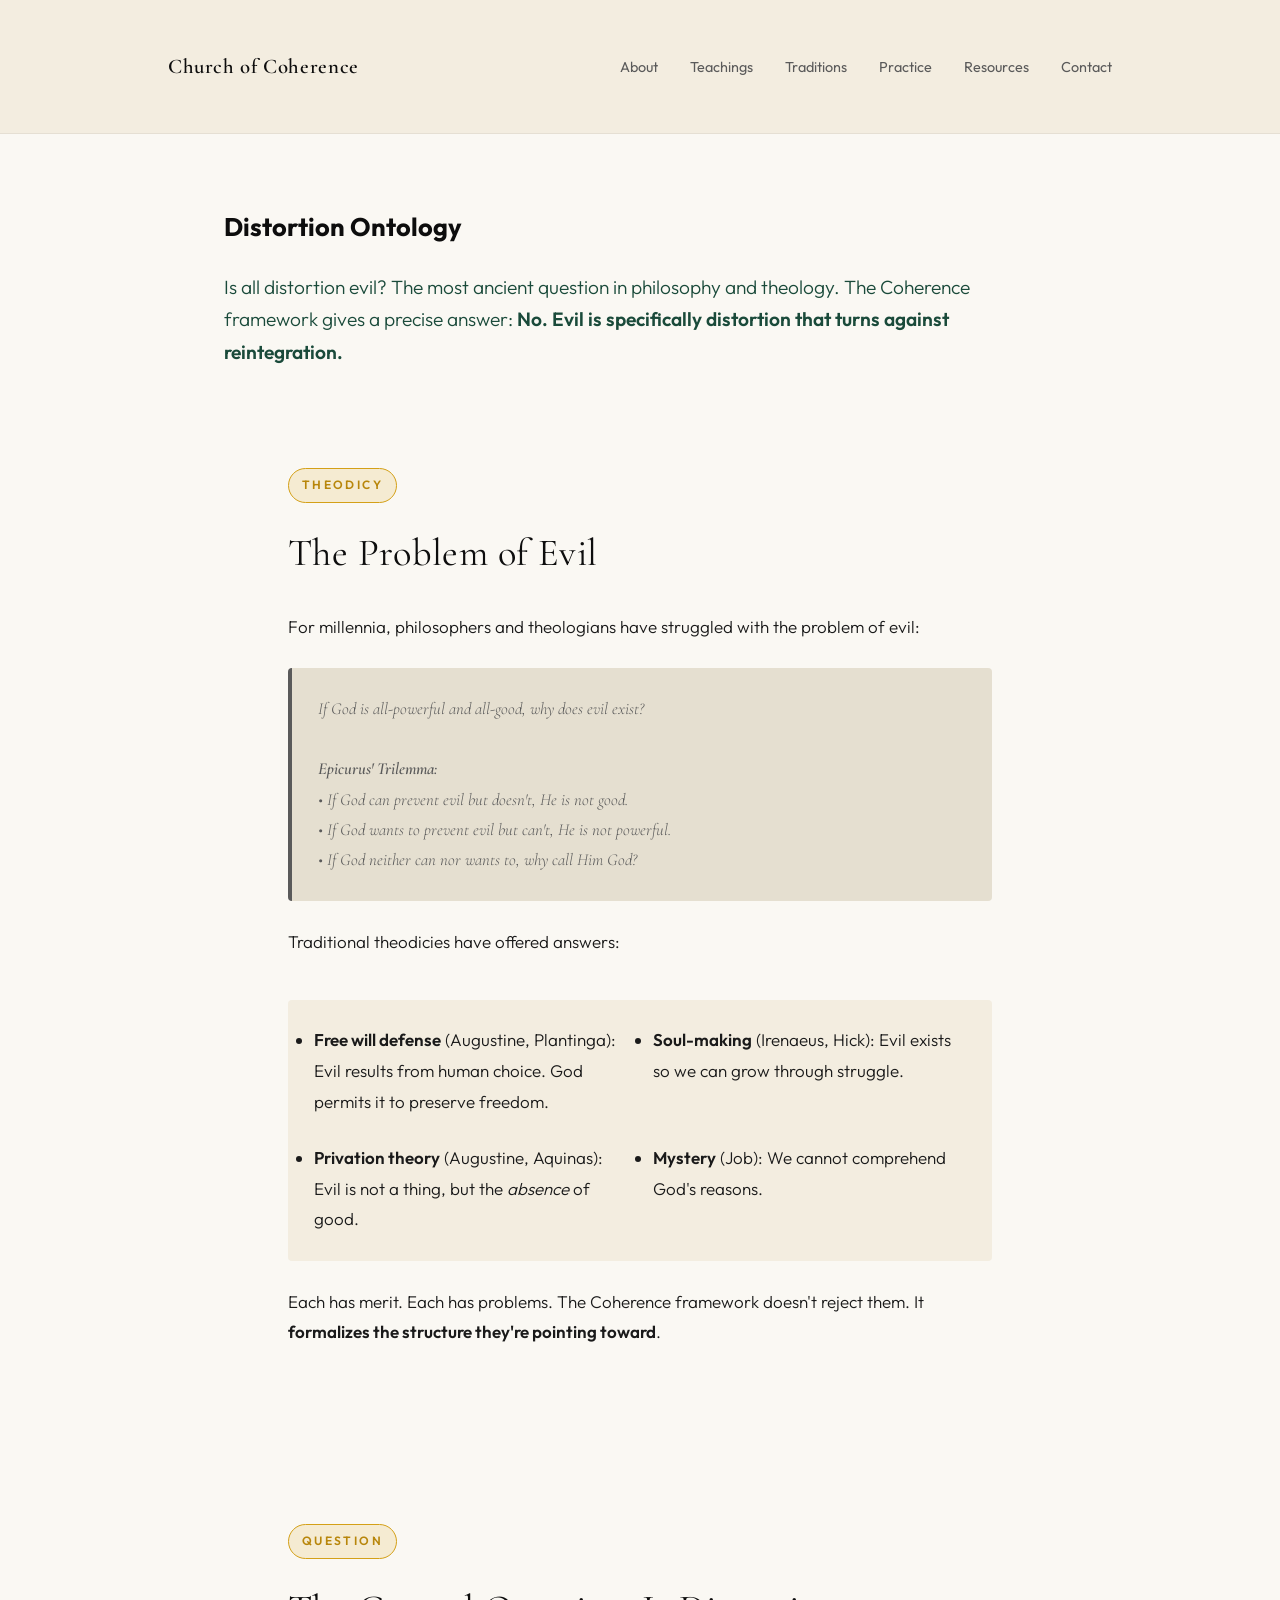
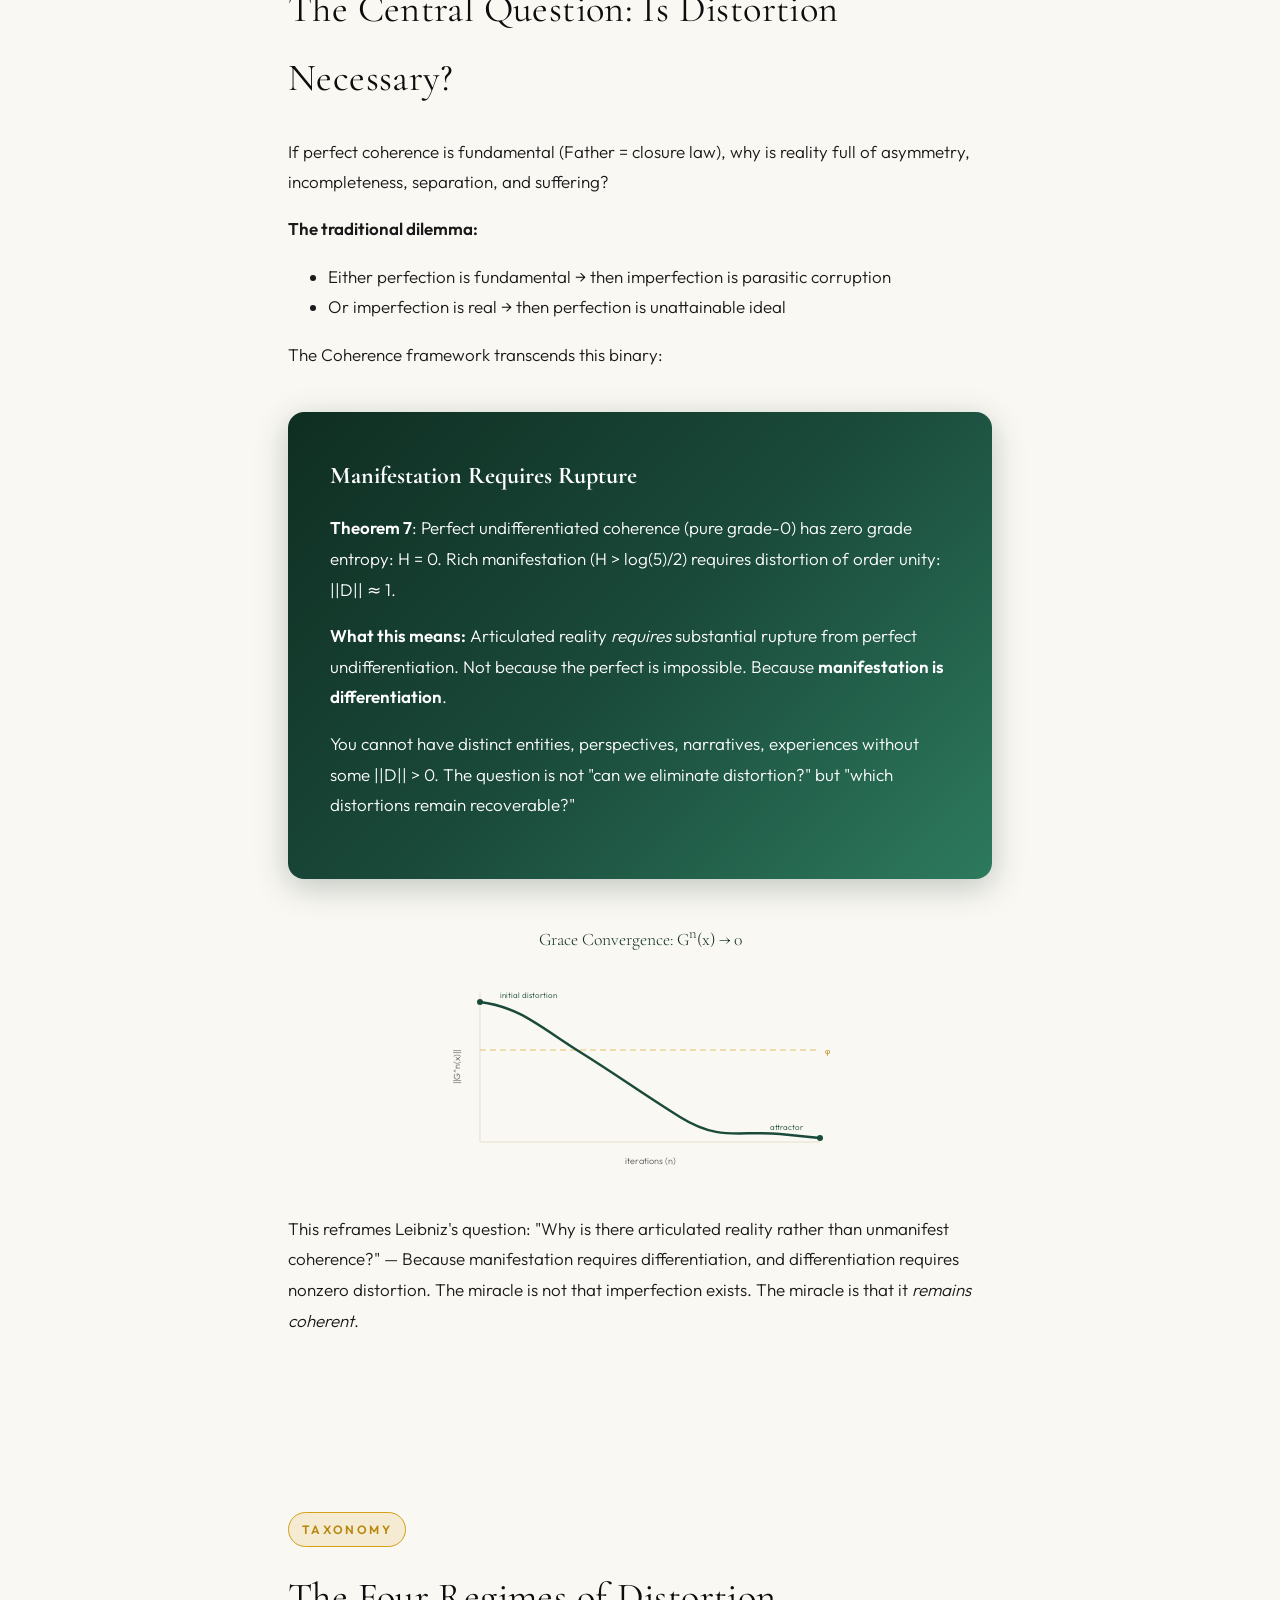
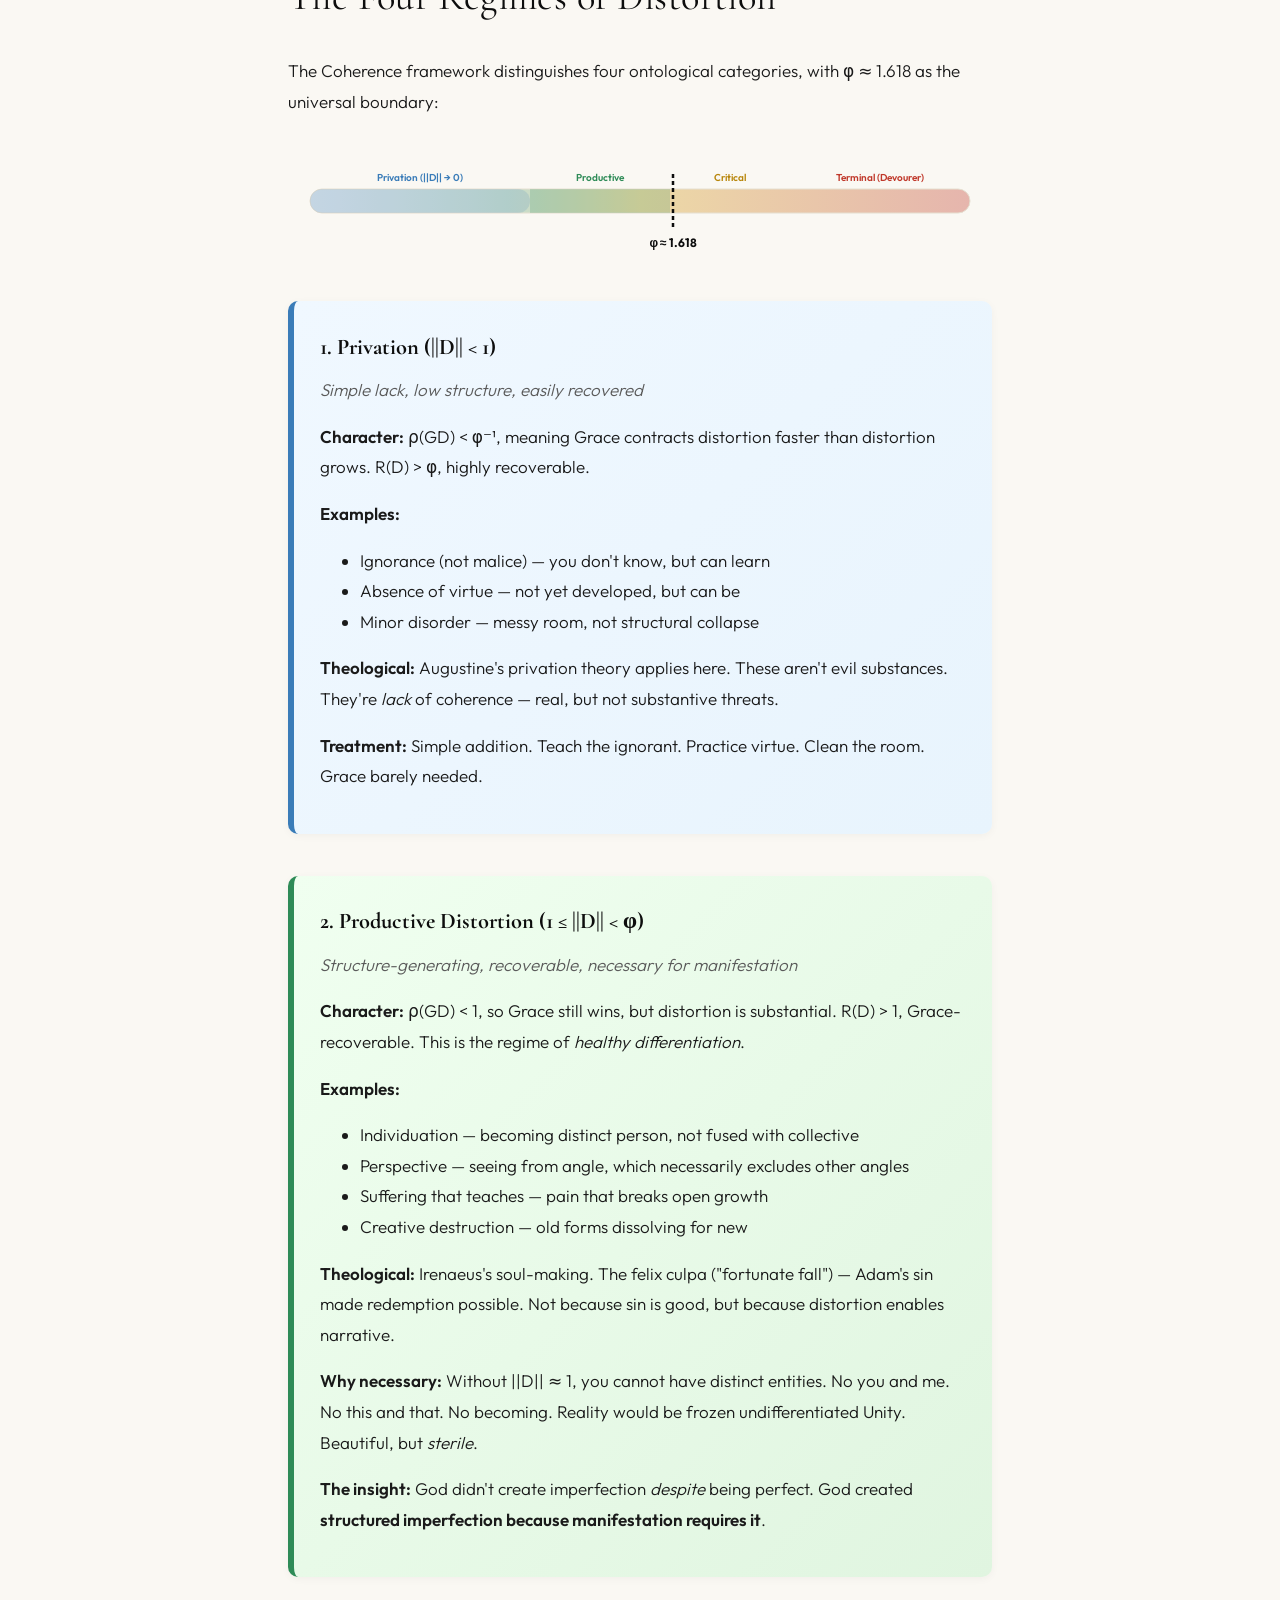
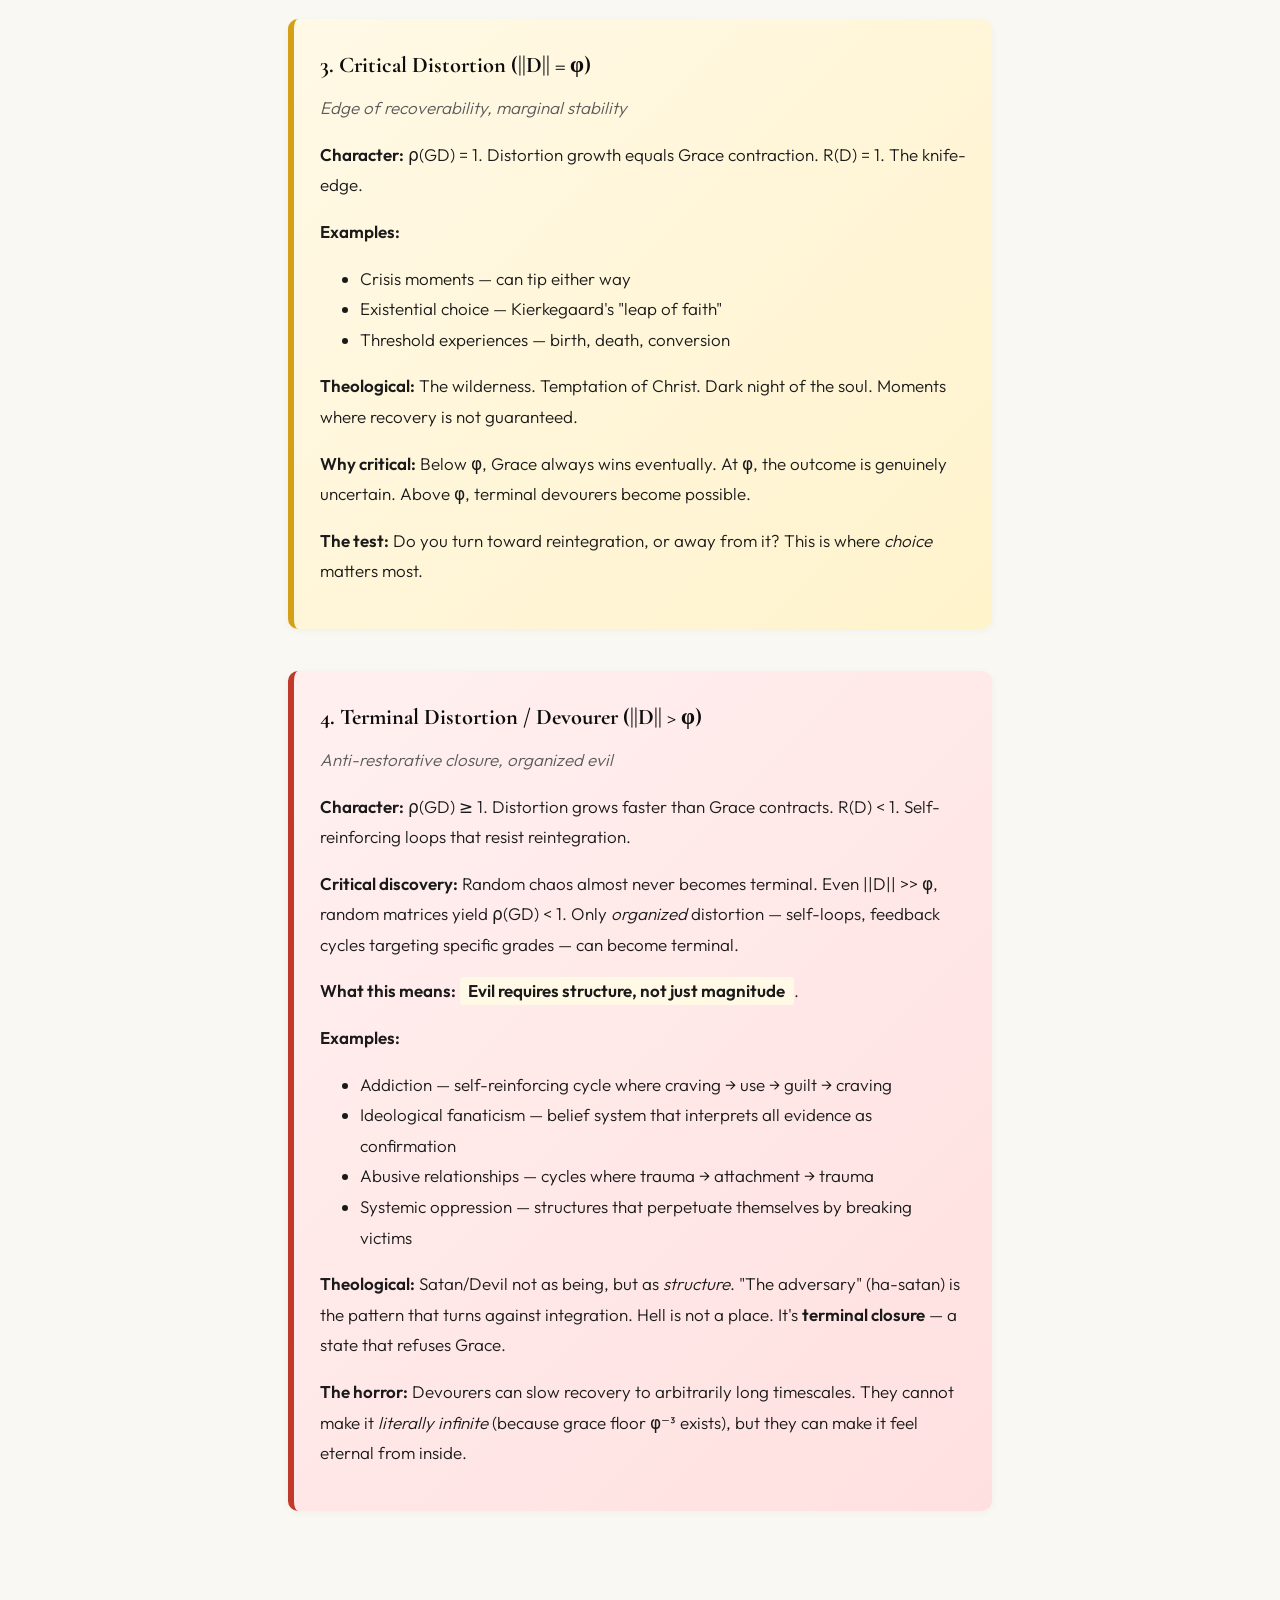
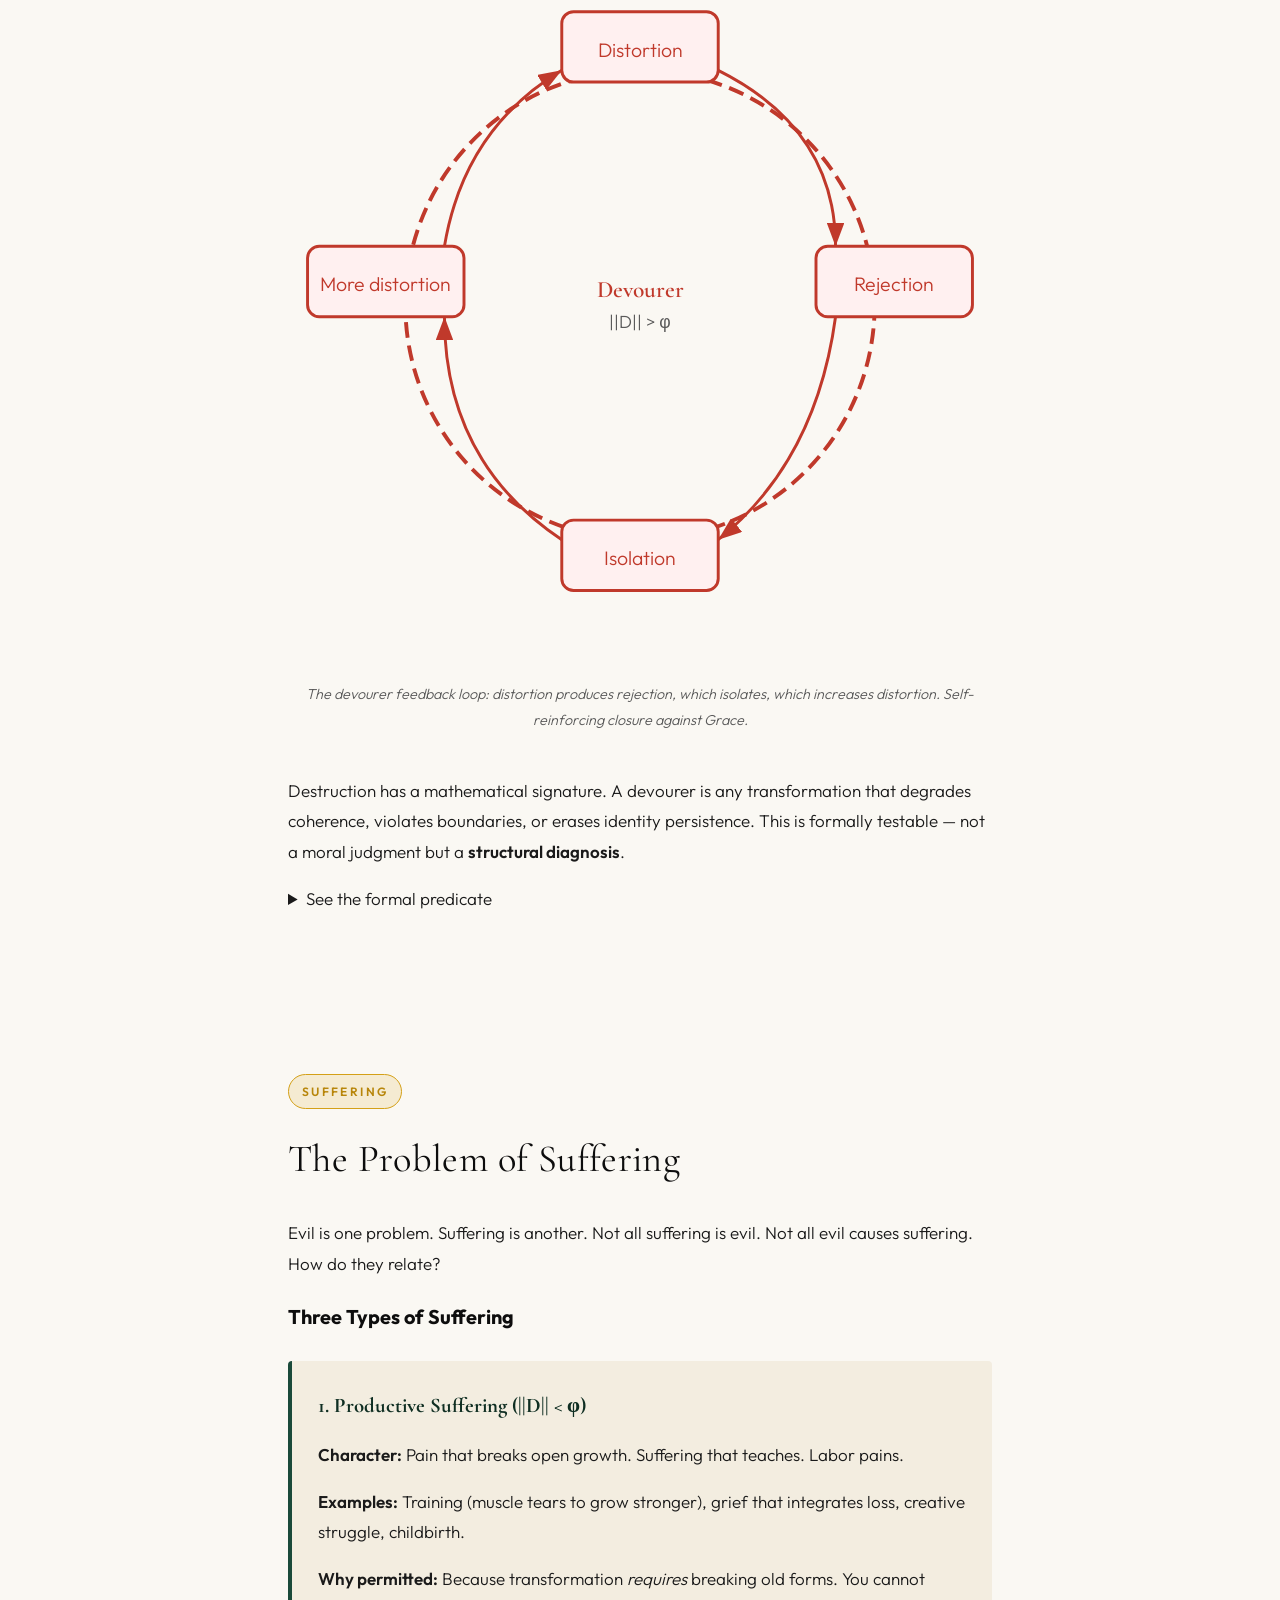
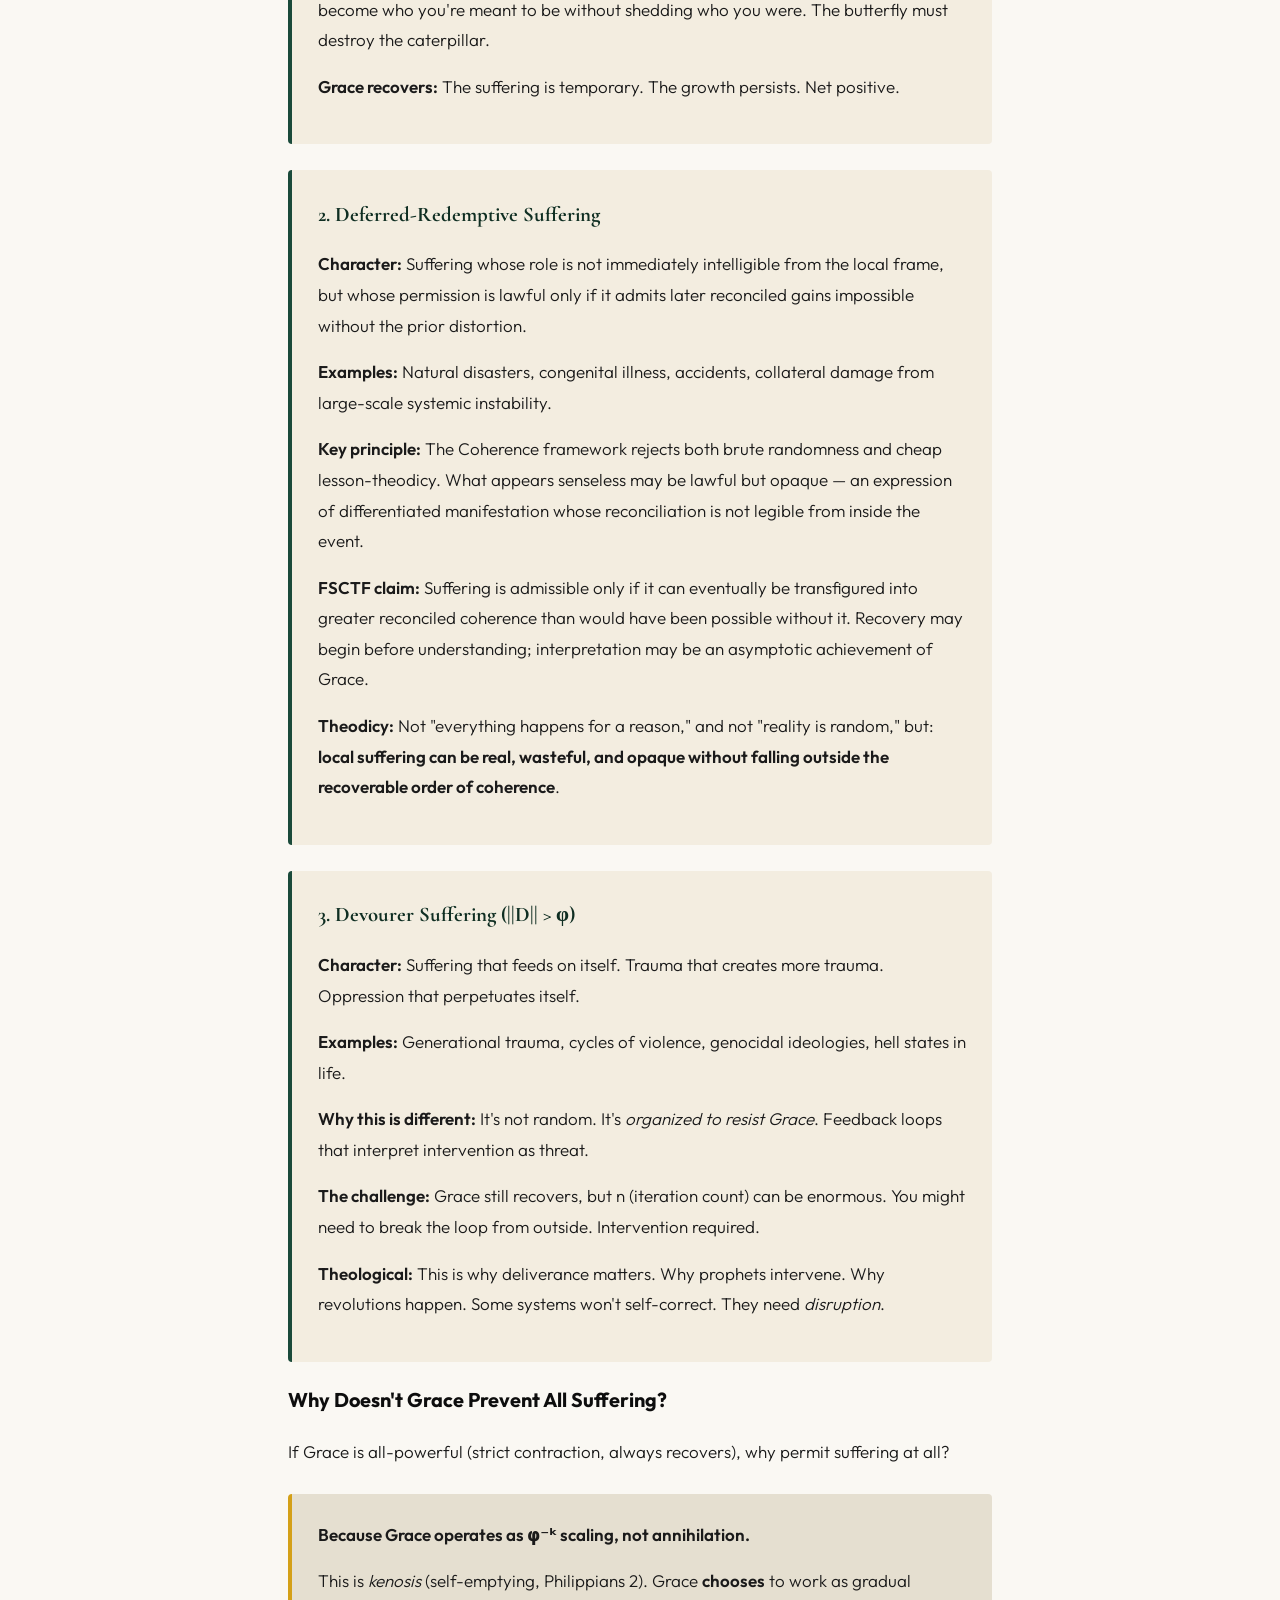
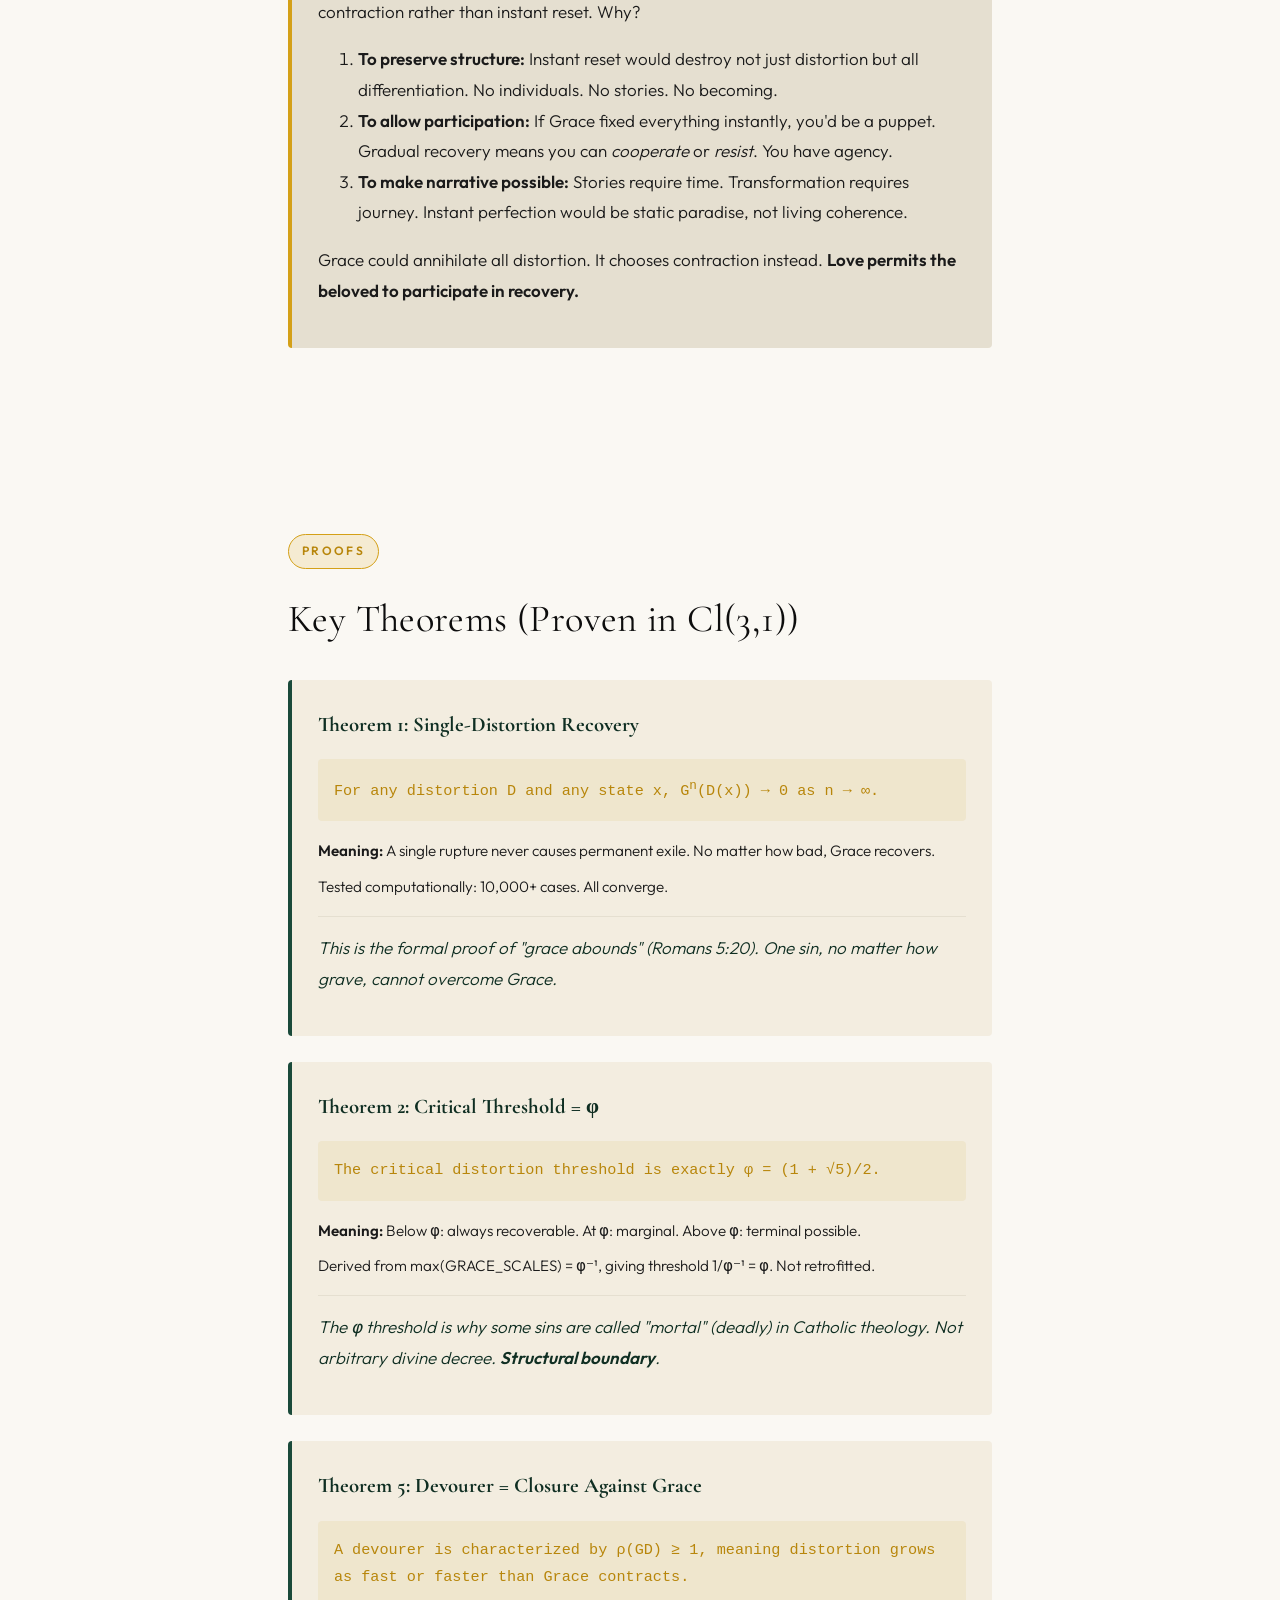
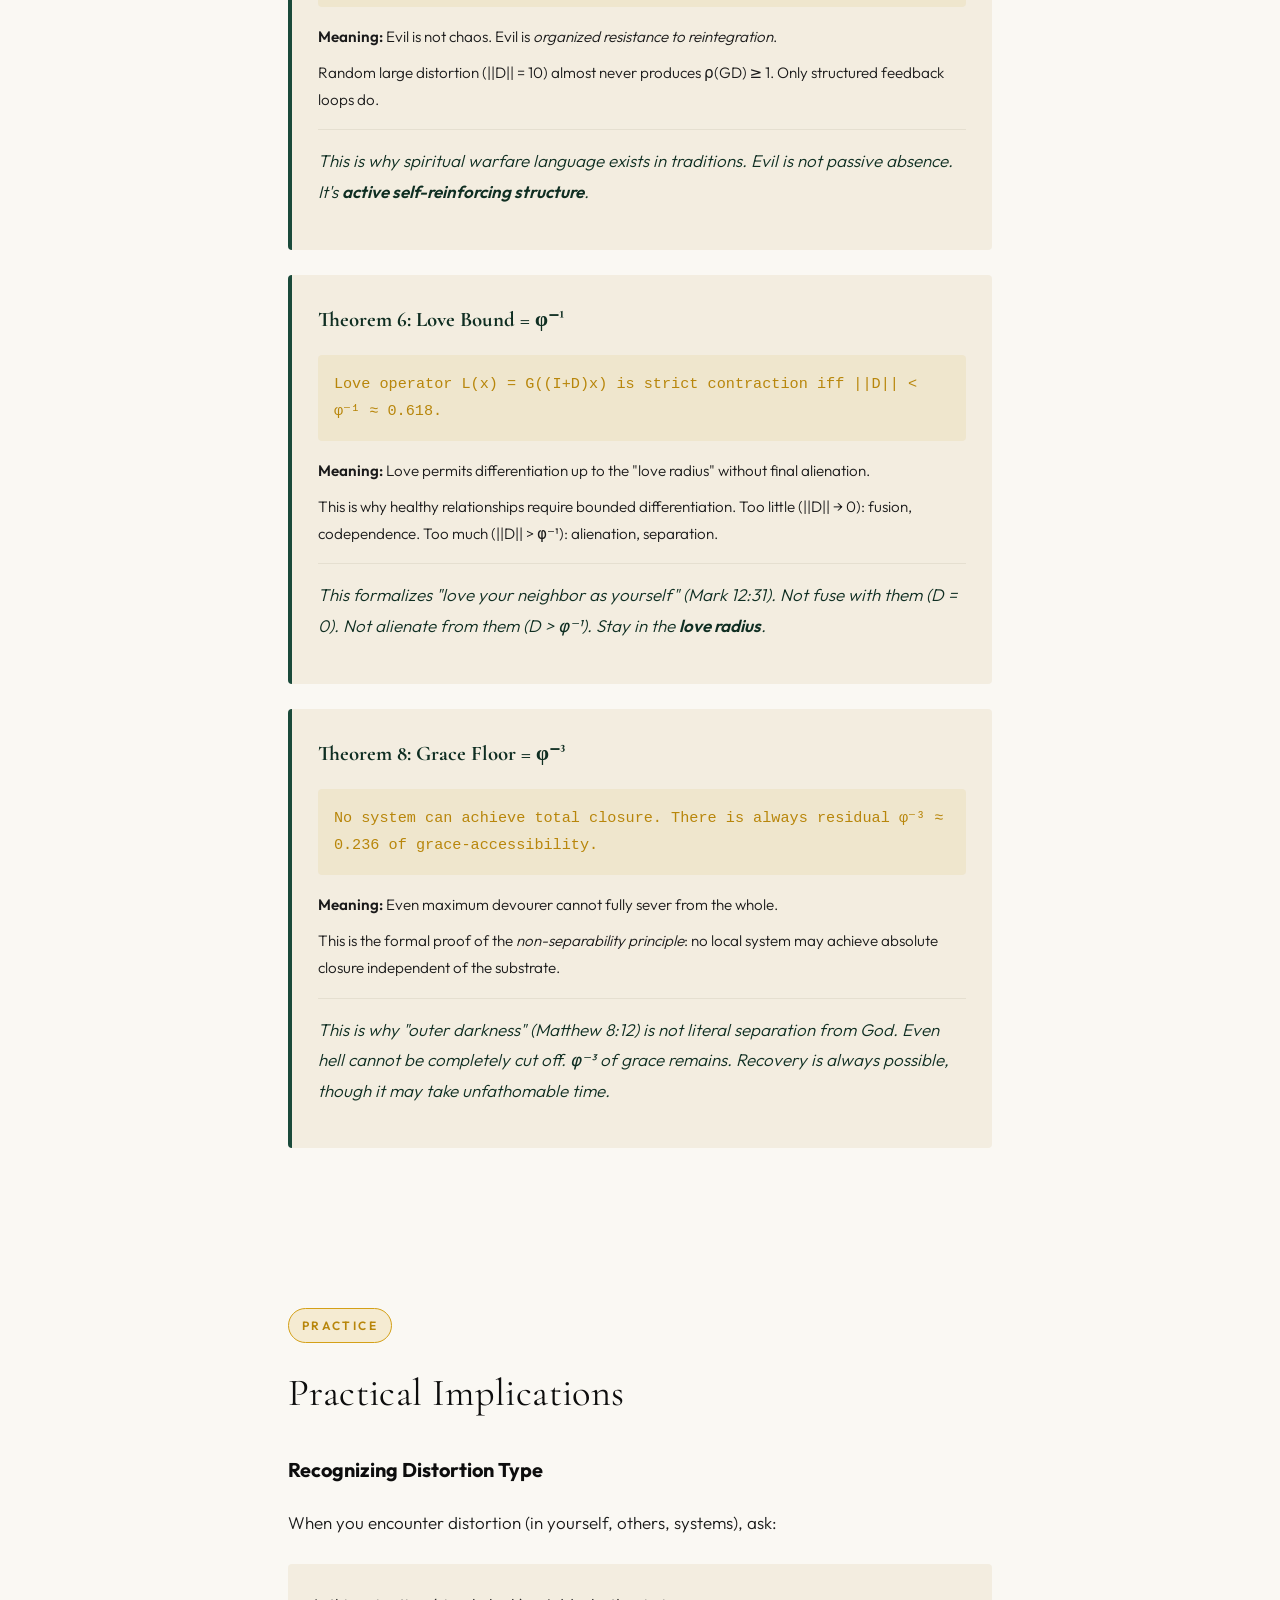
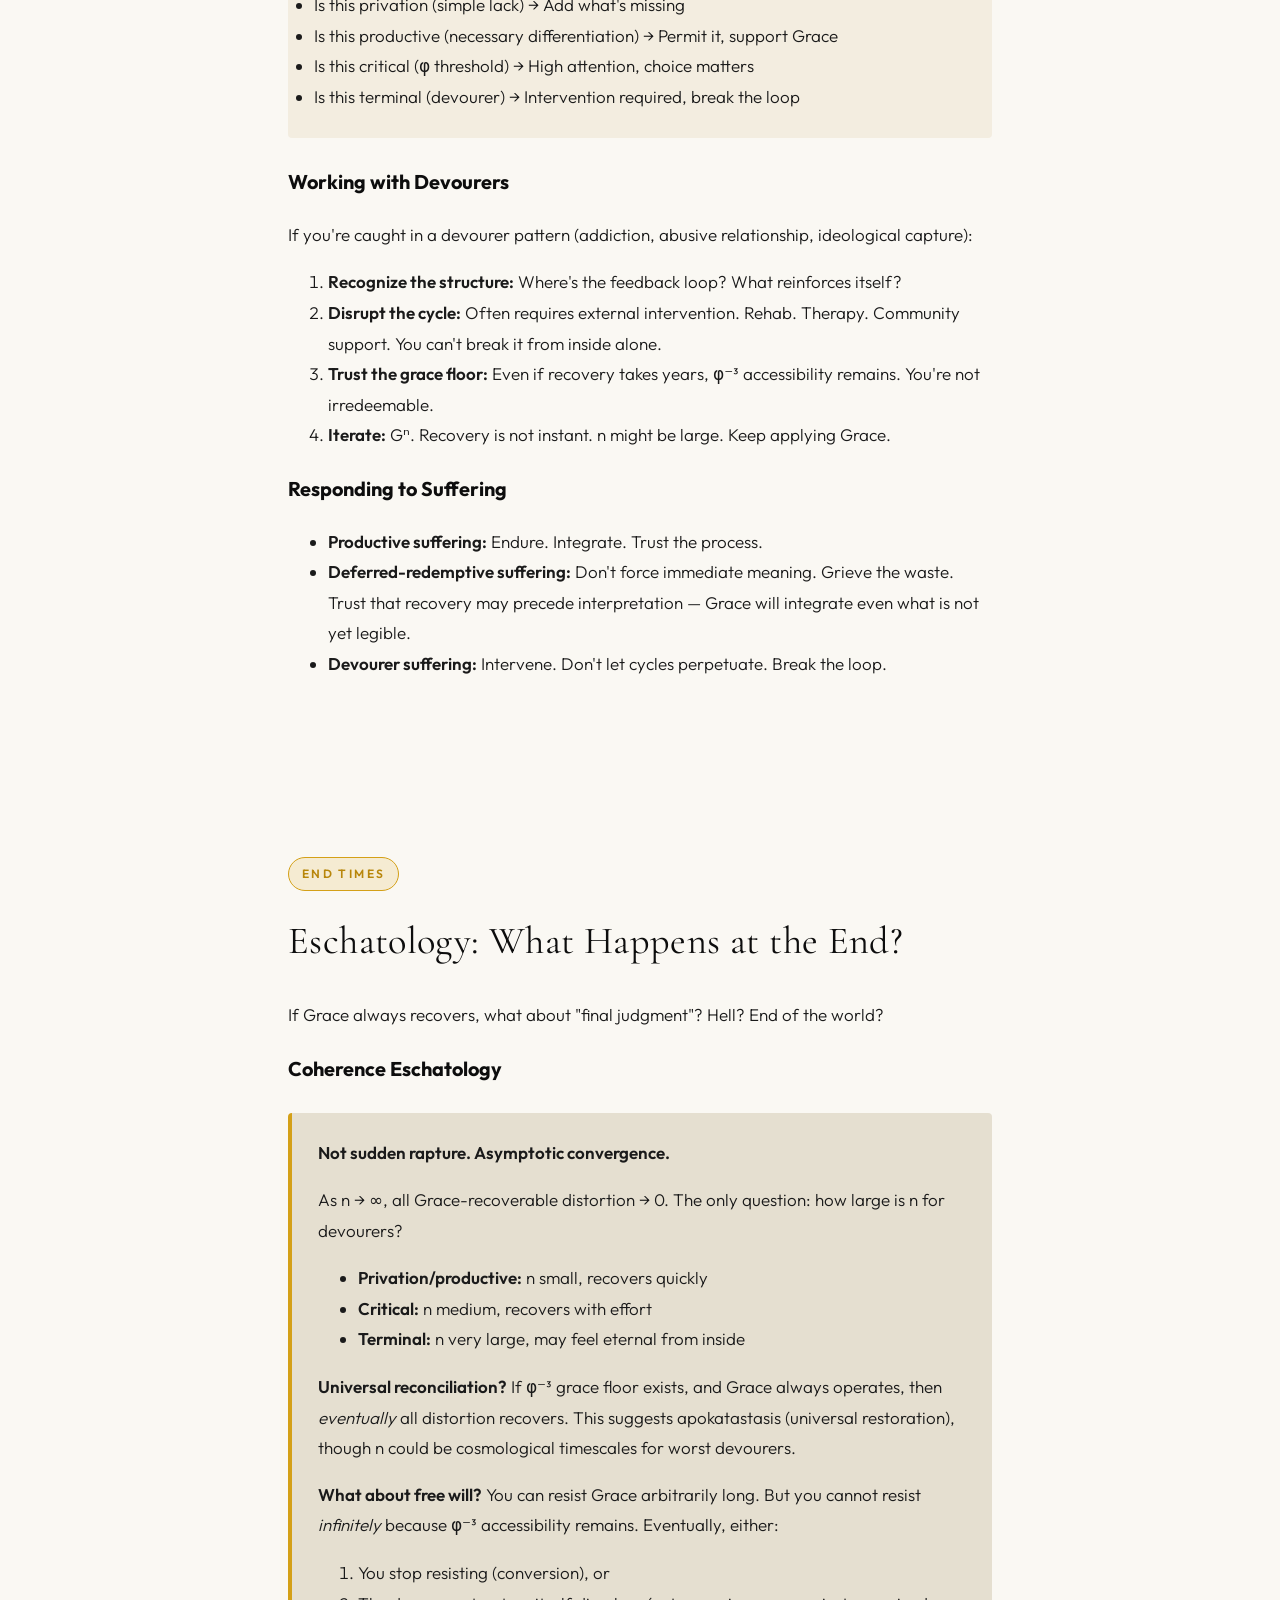
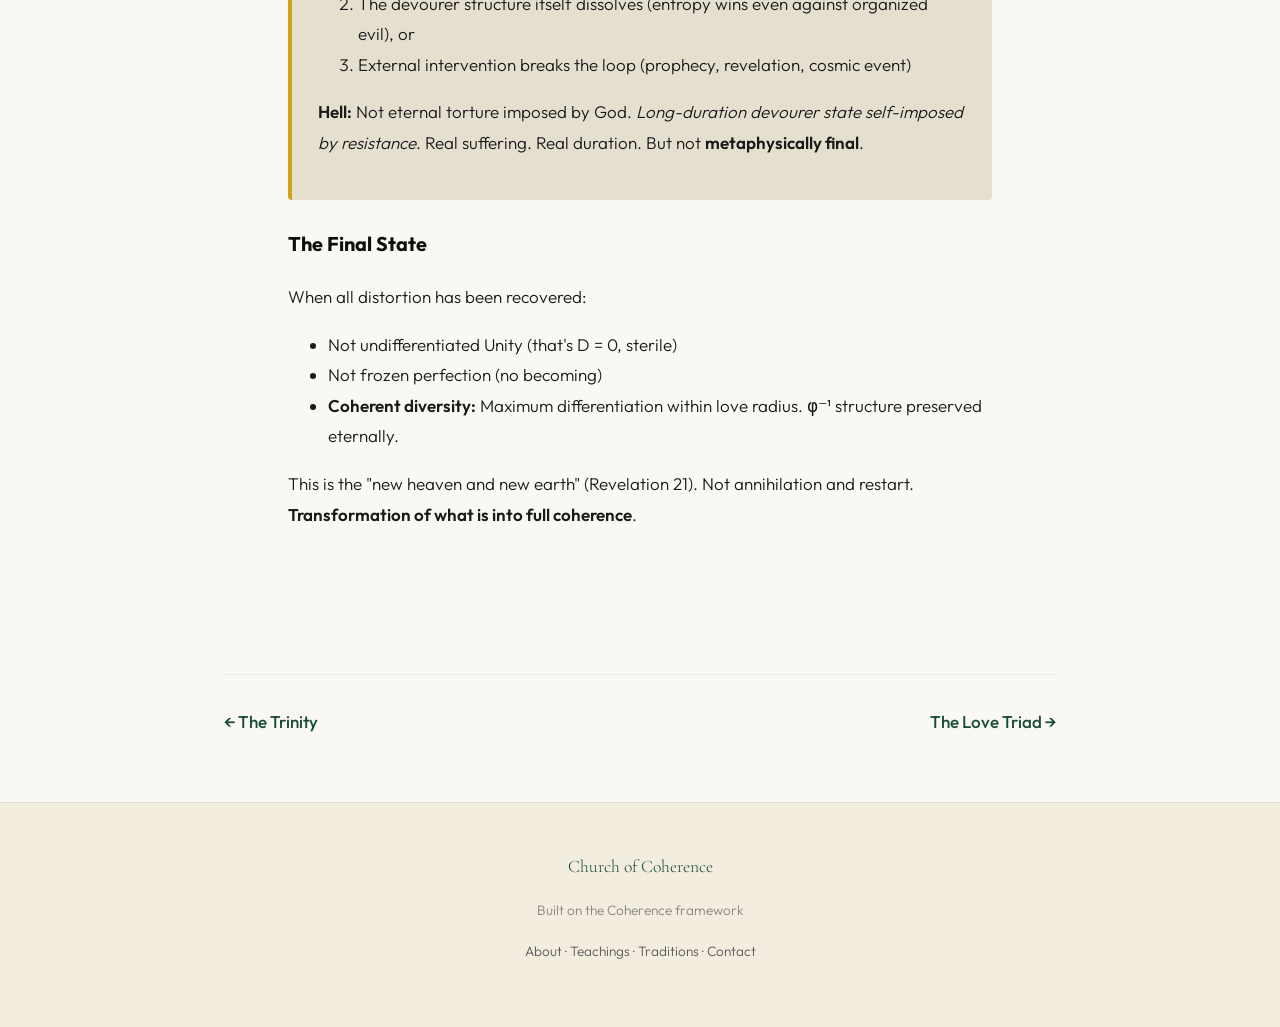
<file: teachings/distortion.html>
<!DOCTYPE html>
<html lang="en">
<head>
  <meta charset="UTF-8">
  <meta name="viewport" content="width=device-width, initial-scale=1.0">
  <meta name="base-path" content="../">
  <title>Distortion Ontology — Church of Coherence</title>
  <link rel="stylesheet" href="../css/styles.css">
  <link rel="preconnect" href="https://fonts.googleapis.com">
  <link rel="preconnect" href="https://fonts.gstatic.com" crossorigin>
  <link href="https://fonts.googleapis.com/css2?family=Cormorant+Garamond:ital,wght@0,400;0,600;1,400&family=Outfit:wght@300;400;500;600&display=swap" rel="stylesheet">
</head>
<body>
  <header class="page-header">
    <div id="nav-placeholder"></div>
  </header>

  <main>
    <article class="page-content-wide">
      <h1>Distortion Ontology</h1>
      <p class="lead">Is all distortion evil? The most ancient question in philosophy and theology. The Coherence framework gives a precise answer: <strong>No. Evil is specifically distortion that turns against reintegration.</strong></p>

      <!-- THE PROBLEM OF EVIL -->
      <section class="section">
        <div class="section-marker">Theodicy</div>
        <h2>The Problem of Evil</h2>

        <p>For millennia, philosophers and theologians have struggled with the problem of evil:</p>

        <blockquote class="ancient-problem">
          If God is all-powerful and all-good, why does evil exist?<br><br>
          <strong>Epicurus' Trilemma:</strong><br>
          • If God can prevent evil but doesn't, He is not good.<br>
          • If God wants to prevent evil but can't, He is not powerful.<br>
          • If God neither can nor wants to, why call Him God?
        </blockquote>

        <p>Traditional theodicies have offered answers:</p>

        <ul class="theodicy-list">
          <li><strong>Free will defense</strong> (Augustine, Plantinga): Evil results from human choice. God permits it to preserve freedom.</li>
          <li><strong>Soul-making</strong> (Irenaeus, Hick): Evil exists so we can grow through struggle.</li>
          <li><strong>Privation theory</strong> (Augustine, Aquinas): Evil is not a thing, but the <em>absence</em> of good.</li>
          <li><strong>Mystery</strong> (Job): We cannot comprehend God's reasons.</li>
        </ul>

        <p>Each has merit. Each has problems. The Coherence framework doesn't reject them. It <strong>formalizes the structure they're pointing toward</strong>.</p>
      </section>

      <!-- THE CENTRAL QUESTION -->
      <section class="section">
        <div class="section-marker">Question</div>
        <h2>The Central Question: Is Distortion Necessary?</h2>

        <p>If perfect coherence is fundamental (Father = closure law), why is reality full of asymmetry, incompleteness, separation, and suffering?</p>

        <p><strong>The traditional dilemma:</strong></p>
        <ul>
          <li>Either perfection is fundamental → then imperfection is parasitic corruption</li>
          <li>Or imperfection is real → then perfection is unattainable ideal</li>
        </ul>

        <p>The Coherence framework transcends this binary:</p>

        <div class="breakthrough-box reveal">
          <h3>Manifestation Requires Rupture</h3>
          <p><strong>Theorem 7</strong>: Perfect undifferentiated coherence (pure grade-0) has zero grade entropy: H = 0. Rich manifestation (H > log(5)/2) requires distortion of order unity: ||D|| ≈ 1.</p>
          <p><strong>What this means:</strong> Articulated reality <em>requires</em> substantial rupture from perfect undifferentiation. Not because the perfect is impossible. Because <strong>manifestation is differentiation</strong>.</p>
          <p>You cannot have distinct entities, perspectives, narratives, experiences without some ||D|| > 0. The question is not "can we eliminate distortion?" but "which distortions remain recoverable?"</p>
        </div>

        <!-- Grace Convergence Curve -->
        <div class="reveal" style="margin:var(--space-phi-sq) 0;">
          <p style="text-align:center;font-family:var(--serif);font-size:1.1rem;color:var(--accent-dark);margin-bottom:var(--space-1);">Grace Convergence: G<sup>n</sup>(x) → 0</p>
          <svg viewBox="0 0 400 200" xmlns="http://www.w3.org/2000/svg" style="width:100%;max-width:400px;margin:0 auto;display:block;" role="img" aria-label="Grace convergence curve showing exponential decay toward the attractor">
            <line x1="40" y1="20" x2="40" y2="170" stroke="#e5dfd0" stroke-width="1" />
            <line x1="40" y1="170" x2="380" y2="170" stroke="#e5dfd0" stroke-width="1" />
            <text x="20" y="95" text-anchor="middle" font-family="'Outfit', sans-serif" font-size="9" fill="#5a5a5a" transform="rotate(-90, 20, 95)">||G^n(x)||</text>
            <text x="210" y="192" text-anchor="middle" font-family="'Outfit', sans-serif" font-size="9" fill="#5a5a5a">iterations (n)</text>
            <line x1="40" y1="78" x2="380" y2="78" stroke="#d4a017" stroke-width="1" stroke-dasharray="6,4" opacity="0.6" />
            <text x="385" y="82" font-family="'Outfit', sans-serif" font-size="8" fill="#b8860b">φ</text>
            <path d="M40,30 C80,35 100,55 140,80 S200,120 240,145 S300,158 340,162 S370,165 380,166" fill="none" stroke="#1a4a3a" stroke-width="2.5" stroke-linecap="round" />
            <circle cx="40" cy="30" r="3" fill="#1a4a3a" />
            <circle cx="380" cy="166" r="3" fill="#1a4a3a" />
            <text x="60" y="26" font-family="'Outfit', sans-serif" font-size="8" fill="#1a4a3a">initial distortion</text>
            <text x="330" y="158" font-family="'Outfit', sans-serif" font-size="8" fill="#1a4a3a">attractor</text>
          </svg>
        </div>

        <p>This reframes Leibniz's question: "Why is there articulated reality rather than unmanifest coherence?" — Because manifestation requires differentiation, and differentiation requires nonzero distortion. The miracle is not that imperfection exists. The miracle is that it <em>remains coherent</em>.</p>
      </section>

      <!-- FOUR REGIMES -->
      <section class="section">
        <div class="section-marker">Taxonomy</div>
        <h2>The Four Regimes of Distortion</h2>

        <p>The Coherence framework distinguishes four ontological categories, with φ ≈ 1.618 as the universal boundary:</p>

        <!-- Distortion Spectrum Visualization -->
        <div class="reveal" style="margin:var(--space-phi-sq) 0;">
          <svg viewBox="0 0 700 100" xmlns="http://www.w3.org/2000/svg" style="width:100%;max-width:700px;margin:0 auto;display:block;" role="img" aria-label="Distortion spectrum showing four regimes with phi threshold">
            <defs>
              <linearGradient id="dist-spectrum" x1="0%" y1="0%" x2="100%" y2="0%">
                <stop offset="0%" style="stop-color:#3a7cb8;stop-opacity:0.15" />
                <stop offset="30%" style="stop-color:#2e8b57;stop-opacity:0.25" />
                <stop offset="50%" style="stop-color:#d4a017;stop-opacity:0.35" />
                <stop offset="100%" style="stop-color:#c0392b;stop-opacity:0.35" />
              </linearGradient>
            </defs>
            <rect x="20" y="30" width="660" height="24" rx="12" fill="url(#dist-spectrum)" stroke="#e5dfd0" stroke-width="1" />
            <rect x="20" y="30" width="220" height="24" rx="12" fill="#3a7cb8" opacity="0.15" />
            <rect x="240" y="30" width="140" height="24" fill="#2e8b57" opacity="0.2" />
            <line x1="383" y1="15" x2="383" y2="68" stroke="#0d0d0d" stroke-width="2.5" stroke-dasharray="4,3" />
            <text x="383" y="88" text-anchor="middle" font-family="'Outfit', sans-serif" font-size="12" font-weight="700" fill="#0d0d0d">φ ≈ 1.618</text>
            <text x="130" y="22" text-anchor="middle" font-family="'Outfit', sans-serif" font-size="10" fill="#3a7cb8" font-weight="600">Privation (||D|| → 0)</text>
            <text x="310" y="22" text-anchor="middle" font-family="'Outfit', sans-serif" font-size="10" fill="#2e8b57" font-weight="600">Productive</text>
            <text x="440" y="22" text-anchor="middle" font-family="'Outfit', sans-serif" font-size="10" fill="#b8860b" font-weight="600">Critical</text>
            <text x="590" y="22" text-anchor="middle" font-family="'Outfit', sans-serif" font-size="10" fill="#c0392b" font-weight="600">Terminal (Devourer)</text>
          </svg>
        </div>

        <div class="regimes-detailed stagger-children">
          <div class="regime-card privation">
            <h3>1. Privation (||D|| < 1)</h3>
            <p class="regime-char">Simple lack, low structure, easily recovered</p>
            <div class="regime-details">
              <p><strong>Character:</strong> ρ(GD) < φ⁻¹, meaning Grace contracts distortion faster than distortion grows. R(D) > φ, highly recoverable.</p>
              <p><strong>Examples:</strong></p>
              <ul>
                <li>Ignorance (not malice) — you don't know, but can learn</li>
                <li>Absence of virtue — not yet developed, but can be</li>
                <li>Minor disorder — messy room, not structural collapse</li>
              </ul>
              <p><strong>Theological:</strong> Augustine's privation theory applies here. These aren't evil substances. They're <em>lack</em> of coherence — real, but not substantive threats.</p>
              <p><strong>Treatment:</strong> Simple addition. Teach the ignorant. Practice virtue. Clean the room. Grace barely needed.</p>
            </div>
          </div>

          <div class="regime-card productive">
            <h3>2. Productive Distortion (1 ≤ ||D|| < φ)</h3>
            <p class="regime-char">Structure-generating, recoverable, necessary for manifestation</p>
            <div class="regime-details">
              <p><strong>Character:</strong> ρ(GD) < 1, so Grace still wins, but distortion is substantial. R(D) > 1, Grace-recoverable. This is the regime of <em>healthy differentiation</em>.</p>
              <p><strong>Examples:</strong></p>
              <ul>
                <li>Individuation — becoming distinct person, not fused with collective</li>
                <li>Perspective — seeing from angle, which necessarily excludes other angles</li>
                <li>Suffering that teaches — pain that breaks open growth</li>
                <li>Creative destruction — old forms dissolving for new</li>
              </ul>
              <p><strong>Theological:</strong> Irenaeus's soul-making. The felix culpa ("fortunate fall") — Adam's sin made redemption possible. Not because sin is good, but because distortion enables narrative.</p>
              <p><strong>Why necessary:</strong> Without ||D|| ≈ 1, you cannot have distinct entities. No you and me. No this and that. No becoming. Reality would be frozen undifferentiated Unity. Beautiful, but <em>sterile</em>.</p>
              <p><strong>The insight:</strong> God didn't create imperfection <em>despite</em> being perfect. God created <strong>structured imperfection because manifestation requires it</strong>.</p>
            </div>
          </div>

          <div class="regime-card critical">
            <h3>3. Critical Distortion (||D|| = φ)</h3>
            <p class="regime-char">Edge of recoverability, marginal stability</p>
            <div class="regime-details">
              <p><strong>Character:</strong> ρ(GD) = 1. Distortion growth equals Grace contraction. R(D) = 1. The knife-edge.</p>
              <p><strong>Examples:</strong></p>
              <ul>
                <li>Crisis moments — can tip either way</li>
                <li>Existential choice — Kierkegaard's "leap of faith"</li>
                <li>Threshold experiences — birth, death, conversion</li>
              </ul>
              <p><strong>Theological:</strong> The wilderness. Temptation of Christ. Dark night of the soul. Moments where recovery is not guaranteed.</p>
              <p><strong>Why critical:</strong> Below φ, Grace always wins eventually. At φ, the outcome is genuinely uncertain. Above φ, terminal devourers become possible.</p>
              <p><strong>The test:</strong> Do you turn toward reintegration, or away from it? This is where <em>choice</em> matters most.</p>
            </div>
          </div>

          <div class="regime-card terminal">
            <h3>4. Terminal Distortion / Devourer (||D|| > φ)</h3>
            <p class="regime-char">Anti-restorative closure, organized evil</p>
            <div class="regime-details">
              <p><strong>Character:</strong> ρ(GD) ≥ 1. Distortion grows faster than Grace contracts. R(D) < 1. Self-reinforcing loops that resist reintegration.</p>
              <p><strong>Critical discovery:</strong> Random chaos almost never becomes terminal. Even ||D|| >> φ, random matrices yield ρ(GD) < 1. Only <em>organized</em> distortion — self-loops, feedback cycles targeting specific grades — can become terminal.</p>
              <p><strong>What this means:</strong> <span class="highlight-critical">Evil requires structure, not just magnitude</span>.</p>
              <p><strong>Examples:</strong></p>
              <ul>
                <li>Addiction — self-reinforcing cycle where craving → use → guilt → craving</li>
                <li>Ideological fanaticism — belief system that interprets all evidence as confirmation</li>
                <li>Abusive relationships — cycles where trauma → attachment → trauma</li>
                <li>Systemic oppression — structures that perpetuate themselves by breaking victims</li>
              </ul>
              <p><strong>Theological:</strong> Satan/Devil not as being, but as <em>structure</em>. "The adversary" (ha-satan) is the pattern that turns against integration. Hell is not a place. It's <strong>terminal closure</strong> — a state that refuses Grace.</p>
              <p><strong>The horror:</strong> Devourers can slow recovery to arbitrarily long timescales. They cannot make it <em>literally infinite</em> (because grace floor φ⁻³ exists), but they can make it feel eternal from inside.</p>
            </div>
          </div>
        </div>

        <div class="diagram-container">
          <svg class="devourer-loop-svg" viewBox="0 0 360 360" xmlns="http://www.w3.org/2000/svg">
            <circle cx="180" cy="180" r="120" fill="none" stroke="#c0392b" stroke-width="2" stroke-dasharray="8 4" />
            <!-- Four stages around the loop -->
            <rect x="140" y="30" width="80" height="36" rx="6" fill="#fff0f0" stroke="#c0392b" stroke-width="1.5" />
            <text x="180" y="53" text-anchor="middle" font-family="'Outfit', sans-serif" font-size="10" fill="#c0392b">Distortion</text>
            
            <rect x="270" y="150" width="80" height="36" rx="6" fill="#fff0f0" stroke="#c0392b" stroke-width="1.5" />
            <text x="310" y="173" text-anchor="middle" font-family="'Outfit', sans-serif" font-size="10" fill="#c0392b">Rejection</text>
            
            <rect x="140" y="290" width="80" height="36" rx="6" fill="#fff0f0" stroke="#c0392b" stroke-width="1.5" />
            <text x="180" y="313" text-anchor="middle" font-family="'Outfit', sans-serif" font-size="10" fill="#c0392b">Isolation</text>
            
            <rect x="10" y="150" width="80" height="36" rx="6" fill="#fff0f0" stroke="#c0392b" stroke-width="1.5" />
            <text x="50" y="173" text-anchor="middle" font-family="'Outfit', sans-serif" font-size="10" fill="#c0392b">More distortion</text>
            
            <!-- Arrows -->
            <path d="M220 60 Q280 90 280 150" fill="none" stroke="#c0392b" stroke-width="1.5" marker-end="url(#arrowRed)" />
            <path d="M280 186 Q270 260 220 300" fill="none" stroke="#c0392b" stroke-width="1.5" marker-end="url(#arrowRed)" />
            <path d="M140 300 Q80 260 80 186" fill="none" stroke="#c0392b" stroke-width="1.5" marker-end="url(#arrowRed)" />
            <path d="M80 150 Q90 90 140 60" fill="none" stroke="#c0392b" stroke-width="1.5" marker-end="url(#arrowRed)" />
            
            <defs><marker id="arrowRed" markerWidth="8" markerHeight="6" refX="8" refY="3" orient="auto"><path d="M0,0 L8,3 L0,6" fill="#c0392b" /></marker></defs>
            
            <text x="180" y="176" text-anchor="middle" font-family="'Cormorant Garamond', serif" font-size="12" fill="#c0392b" font-weight="600">Devourer</text>
            <text x="180" y="192" text-anchor="middle" font-family="'Outfit', sans-serif" font-size="9" fill="#5a5a5a">||D|| > φ</text>
          </svg>
          <p class="diagram-caption">The devourer feedback loop: distortion produces rejection, which isolates, which increases distortion. Self-reinforcing closure against Grace.</p>
        </div>

        <div class="math-insight">
          <p class="plain-english">Destruction has a mathematical signature. A devourer is any transformation that degrades coherence, violates boundaries, or erases identity persistence. This is formally testable — not a moral judgment but a <strong>structural diagnosis</strong>.</p>
          <details class="formal-details">
            <summary>See the formal predicate</summary>
            <div class="formal-content">
              <p>A transformation T is a devourer (isDevourer(T, ψ) = true) if any of:</p>
              <p class="formula">coherence(T(ψ)) &lt; coherence(ψ) — coherence decreases</p>
              <p class="formula">boundary(T(ψ)) &lt; boundary(ψ) — boundaries are violated</p>
              <p class="formula">identity(T(ψ)) &lt; identity(ψ) — identity is erased</p>
              <p>Unitaries (reversible transformations) are <em>never</em> devourers. Projections and zero maps always are. The predicate is computationally verified across the full operator space.</p>
            </div>
          </details>
        </div>
      </section>

      <!-- THE PROBLEM OF SUFFERING -->
      <section class="section">
        <div class="section-marker">Suffering</div>
        <h2>The Problem of Suffering</h2>

        <p>Evil is one problem. Suffering is another. Not all suffering is evil. Not all evil causes suffering. How do they relate?</p>

        <h3>Three Types of Suffering</h3>

        <div class="suffering-types reveal">
          <div class="suffering-card">
            <h4>1. Productive Suffering (||D|| < φ)</h4>
            <p><strong>Character:</strong> Pain that breaks open growth. Suffering that teaches. Labor pains.</p>
            <p><strong>Examples:</strong> Training (muscle tears to grow stronger), grief that integrates loss, creative struggle, childbirth.</p>
            <p><strong>Why permitted:</strong> Because transformation <em>requires</em> breaking old forms. You cannot become who you're meant to be without shedding who you were. The butterfly must destroy the caterpillar.</p>
            <p><strong>Grace recovers:</strong> The suffering is temporary. The growth persists. Net positive.</p>
          </div>

          <div class="suffering-card">
            <h4>2. Deferred-Redemptive Suffering</h4>
            <p><strong>Character:</strong> Suffering whose role is not immediately intelligible from the local frame, but whose permission is lawful only if it admits later reconciled gains impossible without the prior distortion.</p>
            <p><strong>Examples:</strong> Natural disasters, congenital illness, accidents, collateral damage from large-scale systemic instability.</p>
            <p><strong>Key principle:</strong> The Coherence framework rejects both brute randomness and cheap lesson-theodicy. What appears senseless may be lawful but opaque — an expression of differentiated manifestation whose reconciliation is not legible from inside the event.</p>
            <p><strong>FSCTF claim:</strong> Suffering is admissible only if it can eventually be transfigured into greater reconciled coherence than would have been possible without it. Recovery may begin before understanding; interpretation may be an asymptotic achievement of Grace.</p>
            <p><strong>Theodicy:</strong> Not "everything happens for a reason," and not "reality is random," but: <strong>local suffering can be real, wasteful, and opaque without falling outside the recoverable order of coherence</strong>.</p>
          </div>

          <div class="suffering-card">
            <h4>3. Devourer Suffering (||D|| > φ)</h4>
            <p><strong>Character:</strong> Suffering that feeds on itself. Trauma that creates more trauma. Oppression that perpetuates itself.</p>
            <p><strong>Examples:</strong> Generational trauma, cycles of violence, genocidal ideologies, hell states in life.</p>
            <p><strong>Why this is different:</strong> It's not random. It's <em>organized to resist Grace</em>. Feedback loops that interpret intervention as threat.</p>
            <p><strong>The challenge:</strong> Grace still recovers, but n (iteration count) can be enormous. You might need to break the loop from outside. Intervention required.</p>
            <p><strong>Theological:</strong> This is why deliverance matters. Why prophets intervene. Why revolutions happen. Some systems won't self-correct. They need <em>disruption</em>.</p>
          </div>
        </div>

        <h3>Why Doesn't Grace Prevent All Suffering?</h3>

        <p>If Grace is all-powerful (strict contraction, always recovers), why permit suffering at all?</p>

        <div class="theodicy-answer reveal">
          <p><strong>Because Grace operates as φ⁻ᵏ scaling, not annihilation.</strong></p>
          <p>This is <em>kenosis</em> (self-emptying, Philippians 2). Grace <strong>chooses</strong> to work as gradual contraction rather than instant reset. Why?</p>
          <ol>
            <li><strong>To preserve structure:</strong> Instant reset would destroy not just distortion but all differentiation. No individuals. No stories. No becoming.</li>
            <li><strong>To allow participation:</strong> If Grace fixed everything instantly, you'd be a puppet. Gradual recovery means you can <em>cooperate</em> or <em>resist</em>. You have agency.</li>
            <li><strong>To make narrative possible:</strong> Stories require time. Transformation requires journey. Instant perfection would be static paradise, not living coherence.</li>
          </ol>
          <p>Grace could annihilate all distortion. It chooses contraction instead. <strong>Love permits the beloved to participate in recovery.</strong></p>
        </div>
      </section>

      <!-- KEY THEOREMS -->
      <section class="section">
        <div class="section-marker">Proofs</div>
        <h2>Key Theorems (Proven in Cl(3,1))</h2>

        <div class="theorem-list-detailed reveal">
          <div class="theorem-item">
            <h4>Theorem 1: Single-Distortion Recovery</h4>
            <p class="theorem-statement">For any distortion D and any state x, G<sup>n</sup>(D(x)) → 0 as n → ∞.</p>
            <p class="theorem-meaning"><strong>Meaning:</strong> A single rupture never causes permanent exile. No matter how bad, Grace recovers.</p>
            <p class="theorem-test">Tested computationally: 10,000+ cases. All converge.</p>
            <p class="theological-import">This is the formal proof of "grace abounds" (Romans 5:20). One sin, no matter how grave, cannot overcome Grace.</p>
          </div>

          <div class="theorem-item">
            <h4>Theorem 2: Critical Threshold = φ</h4>
            <p class="theorem-statement">The critical distortion threshold is exactly φ = (1 + √5)/2.</p>
            <p class="theorem-meaning"><strong>Meaning:</strong> Below φ: always recoverable. At φ: marginal. Above φ: terminal possible.</p>
            <p class="theorem-derivation">Derived from max(GRACE_SCALES) = φ⁻¹, giving threshold 1/φ⁻¹ = φ. Not retrofitted.</p>
            <p class="theological-import">The φ threshold is why some sins are called "mortal" (deadly) in Catholic theology. Not arbitrary divine decree. <strong>Structural boundary</strong>.</p>
          </div>

          <div class="theorem-item">
            <h4>Theorem 5: Devourer = Closure Against Grace</h4>
            <p class="theorem-statement">A devourer is characterized by ρ(GD) ≥ 1, meaning distortion grows as fast or faster than Grace contracts.</p>
            <p class="theorem-meaning"><strong>Meaning:</strong> Evil is not chaos. Evil is <em>organized resistance to reintegration</em>.</p>
            <p class="theorem-discovery">Random large distortion (||D|| = 10) almost never produces ρ(GD) ≥ 1. Only structured feedback loops do.</p>
            <p class="theological-import">This is why spiritual warfare language exists in traditions. Evil is not passive absence. It's <strong>active self-reinforcing structure</strong>.</p>
          </div>

          <div class="theorem-item">
            <h4>Theorem 6: Love Bound = φ⁻¹</h4>
            <p class="theorem-statement">Love operator L(x) = G((I+D)x) is strict contraction iff ||D|| < φ⁻¹ ≈ 0.618.</p>
            <p class="theorem-meaning"><strong>Meaning:</strong> Love permits differentiation up to the "love radius" without final alienation.</p>
            <p class="theorem-significance">This is why healthy relationships require bounded differentiation. Too little (||D|| → 0): fusion, codependence. Too much (||D|| > φ⁻¹): alienation, separation.</p>
            <p class="theological-import">This formalizes "love your neighbor as yourself" (Mark 12:31). Not fuse with them (D = 0). Not alienate from them (D > φ⁻¹). Stay in the <strong>love radius</strong>.</p>
          </div>

          <div class="theorem-item">
            <h4>Theorem 8: Grace Floor = φ⁻³</h4>
            <p class="theorem-statement">No system can achieve total closure. There is always residual φ⁻³ ≈ 0.236 of grace-accessibility.</p>
            <p class="theorem-meaning"><strong>Meaning:</strong> Even maximum devourer cannot fully sever from the whole.</p>
            <p class="theorem-significance">This is the formal proof of the <em>non-separability principle</em>: no local system may achieve absolute closure independent of the substrate.</p>
            <p class="theological-import">This is why "outer darkness" (Matthew 8:12) is not literal separation from God. Even hell cannot be <em>completely</em> cut off. φ⁻³ of grace remains. Recovery is always possible, though it may take unfathomable time.</p>
          </div>
        </div>
      </section>

      <!-- PRACTICAL IMPLICATIONS -->
      <section class="section">
        <div class="section-marker">Practice</div>
        <h2>Practical Implications</h2>

        <h3>Recognizing Distortion Type</h3>
        <p>When you encounter distortion (in yourself, others, systems), ask:</p>
        <ul class="recognition-checklist">
          <li>Is this privation (simple lack) → Add what's missing</li>
          <li>Is this productive (necessary differentiation) → Permit it, support Grace</li>
          <li>Is this critical (φ threshold) → High attention, choice matters</li>
          <li>Is this terminal (devourer) → Intervention required, break the loop</li>
        </ul>

        <h3>Working with Devourers</h3>
        <p>If you're caught in a devourer pattern (addiction, abusive relationship, ideological capture):</p>
        <ol>
          <li><strong>Recognize the structure:</strong> Where's the feedback loop? What reinforces itself?</li>
          <li><strong>Disrupt the cycle:</strong> Often requires external intervention. Rehab. Therapy. Community support. You can't break it from inside alone.</li>
          <li><strong>Trust the grace floor:</strong> Even if recovery takes years, φ⁻³ accessibility remains. You're not irredeemable.</li>
          <li><strong>Iterate:</strong> Gⁿ. Recovery is not instant. n might be large. Keep applying Grace.</li>
        </ol>

        <h3>Responding to Suffering</h3>
        <ul>
          <li><strong>Productive suffering:</strong> Endure. Integrate. Trust the process.</li>
          <li><strong>Deferred-redemptive suffering:</strong> Don't force immediate meaning. Grieve the waste. Trust that recovery may precede interpretation — Grace will integrate even what is not yet legible.</li>
          <li><strong>Devourer suffering:</strong> Intervene. Don't let cycles perpetuate. Break the loop.</li>
        </ul>
      </section>

      <!-- ESCHATOLOGY -->
      <section class="section">
        <div class="section-marker">End Times</div>
        <h2>Eschatology: What Happens at the End?</h2>

        <p>If Grace always recovers, what about "final judgment"? Hell? End of the world?</p>

        <h3>Coherence Eschatology</h3>
        <div class="eschatology-view reveal">
          <p><strong>Not sudden rapture. Asymptotic convergence.</strong></p>
          <p>As n → ∞, all Grace-recoverable distortion → 0. The only question: how large is n for devourers?</p>
          <ul>
            <li><strong>Privation/productive:</strong> n small, recovers quickly</li>
            <li><strong>Critical:</strong> n medium, recovers with effort</li>
            <li><strong>Terminal:</strong> n very large, may feel eternal from inside</li>
          </ul>
          <p><strong>Universal reconciliation?</strong> If φ⁻³ grace floor exists, and Grace always operates, then <em>eventually</em> all distortion recovers. This suggests apokatastasis (universal restoration), though n could be cosmological timescales for worst devourers.</p>
          <p><strong>What about free will?</strong> You can resist Grace arbitrarily long. But you cannot resist <em>infinitely</em> because φ⁻³ accessibility remains. Eventually, either:</p>
          <ol>
            <li>You stop resisting (conversion), or</li>
            <li>The devourer structure itself dissolves (entropy wins even against organized evil), or</li>
            <li>External intervention breaks the loop (prophecy, revelation, cosmic event)</li>
          </ol>
          <p><strong>Hell:</strong> Not eternal torture imposed by God. <em>Long-duration devourer state self-imposed by resistance</em>. Real suffering. Real duration. But not <strong>metaphysically final</strong>.</p>
        </div>

        <h3>The Final State</h3>
        <p>When all distortion has been recovered:</p>
        <ul>
          <li>Not undifferentiated Unity (that's D = 0, sterile)</li>
          <li>Not frozen perfection (no becoming)</li>
          <li><strong>Coherent diversity:</strong> Maximum differentiation within love radius. φ⁻¹ structure preserved eternally.</li>
        </ul>
        <p>This is the "new heaven and new earth" (Revelation 21). Not annihilation and restart. <strong>Transformation of what is into full coherence</strong>.</p>
      </section>

      <nav class="teaching-nav">
        <a href="trinity.html">← The Trinity</a>
        <a href="love-triad.html">The Love Triad →</a>
      </nav>
    </article>
  </main>

  <div id="footer-placeholder"></div>
  <script src="../js/components.js"></script>
  <script src="../js/main.js"></script>
</body>
</html>
</file>
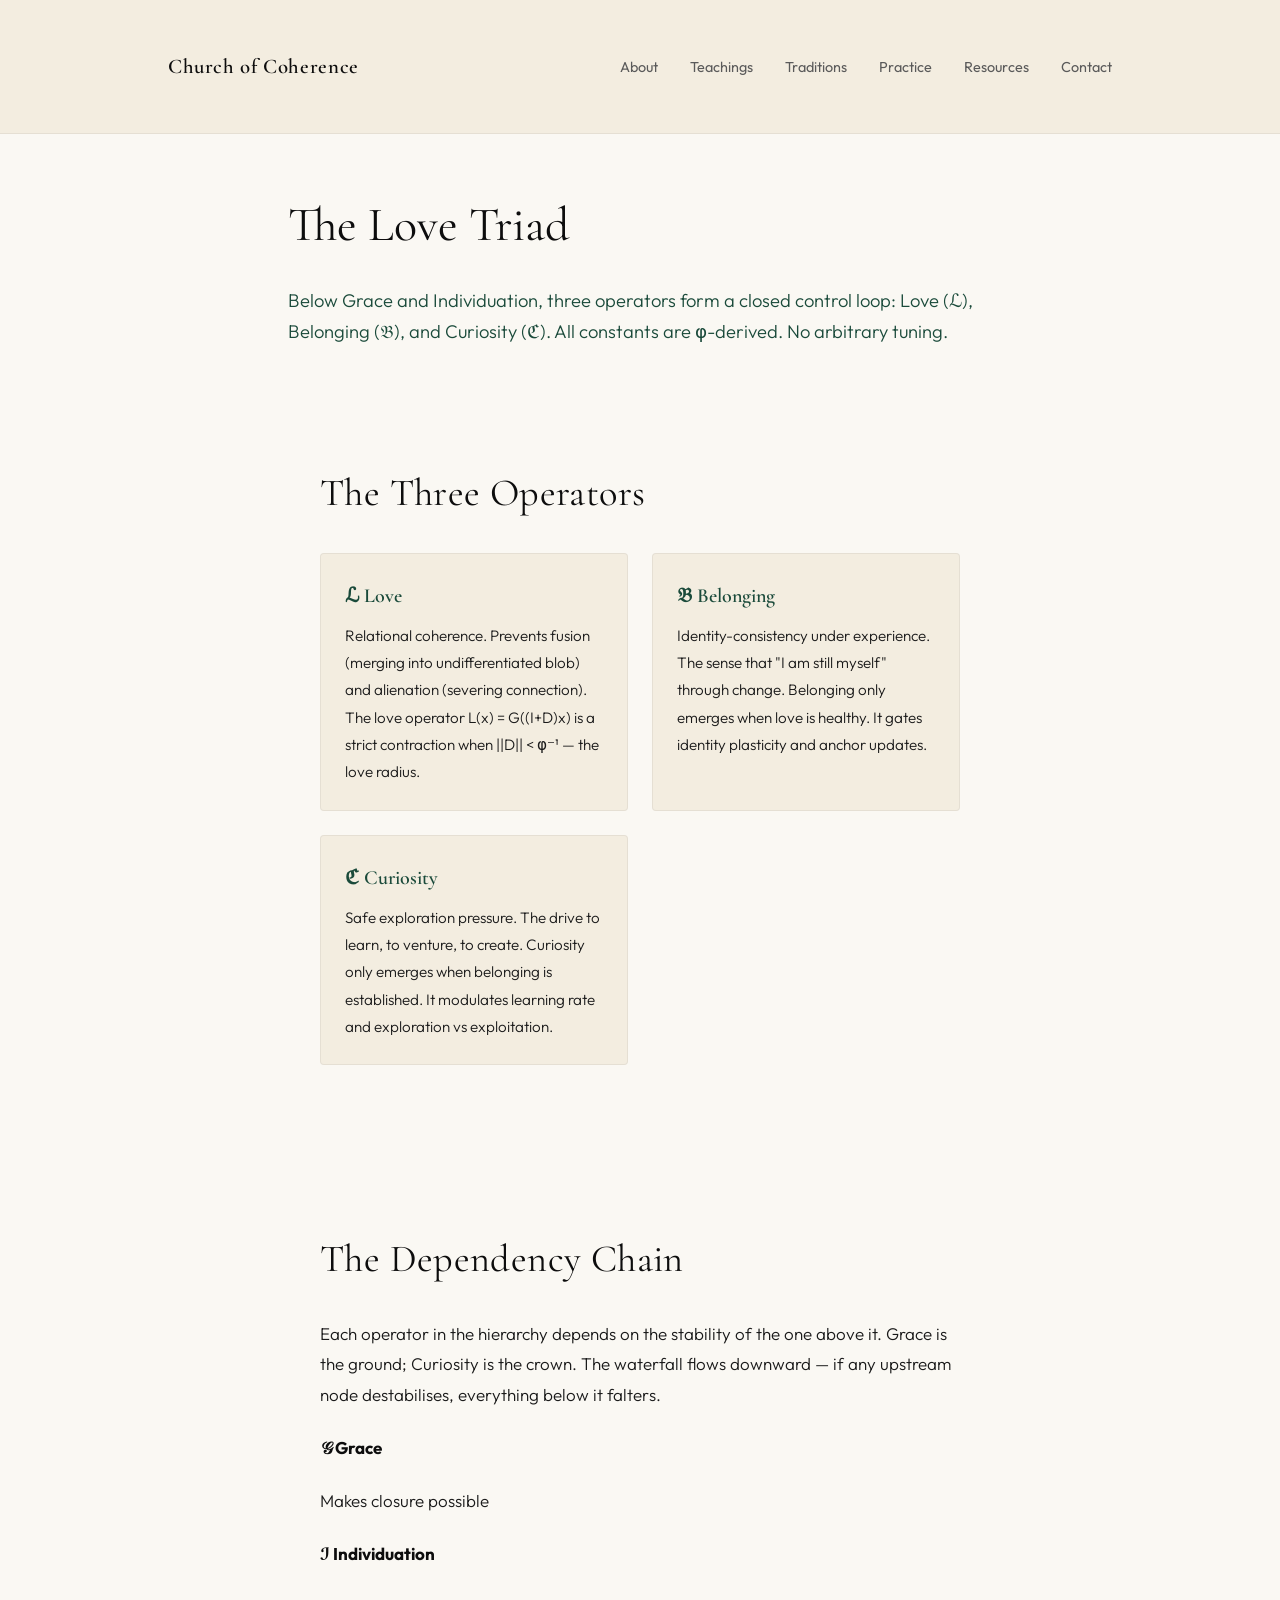
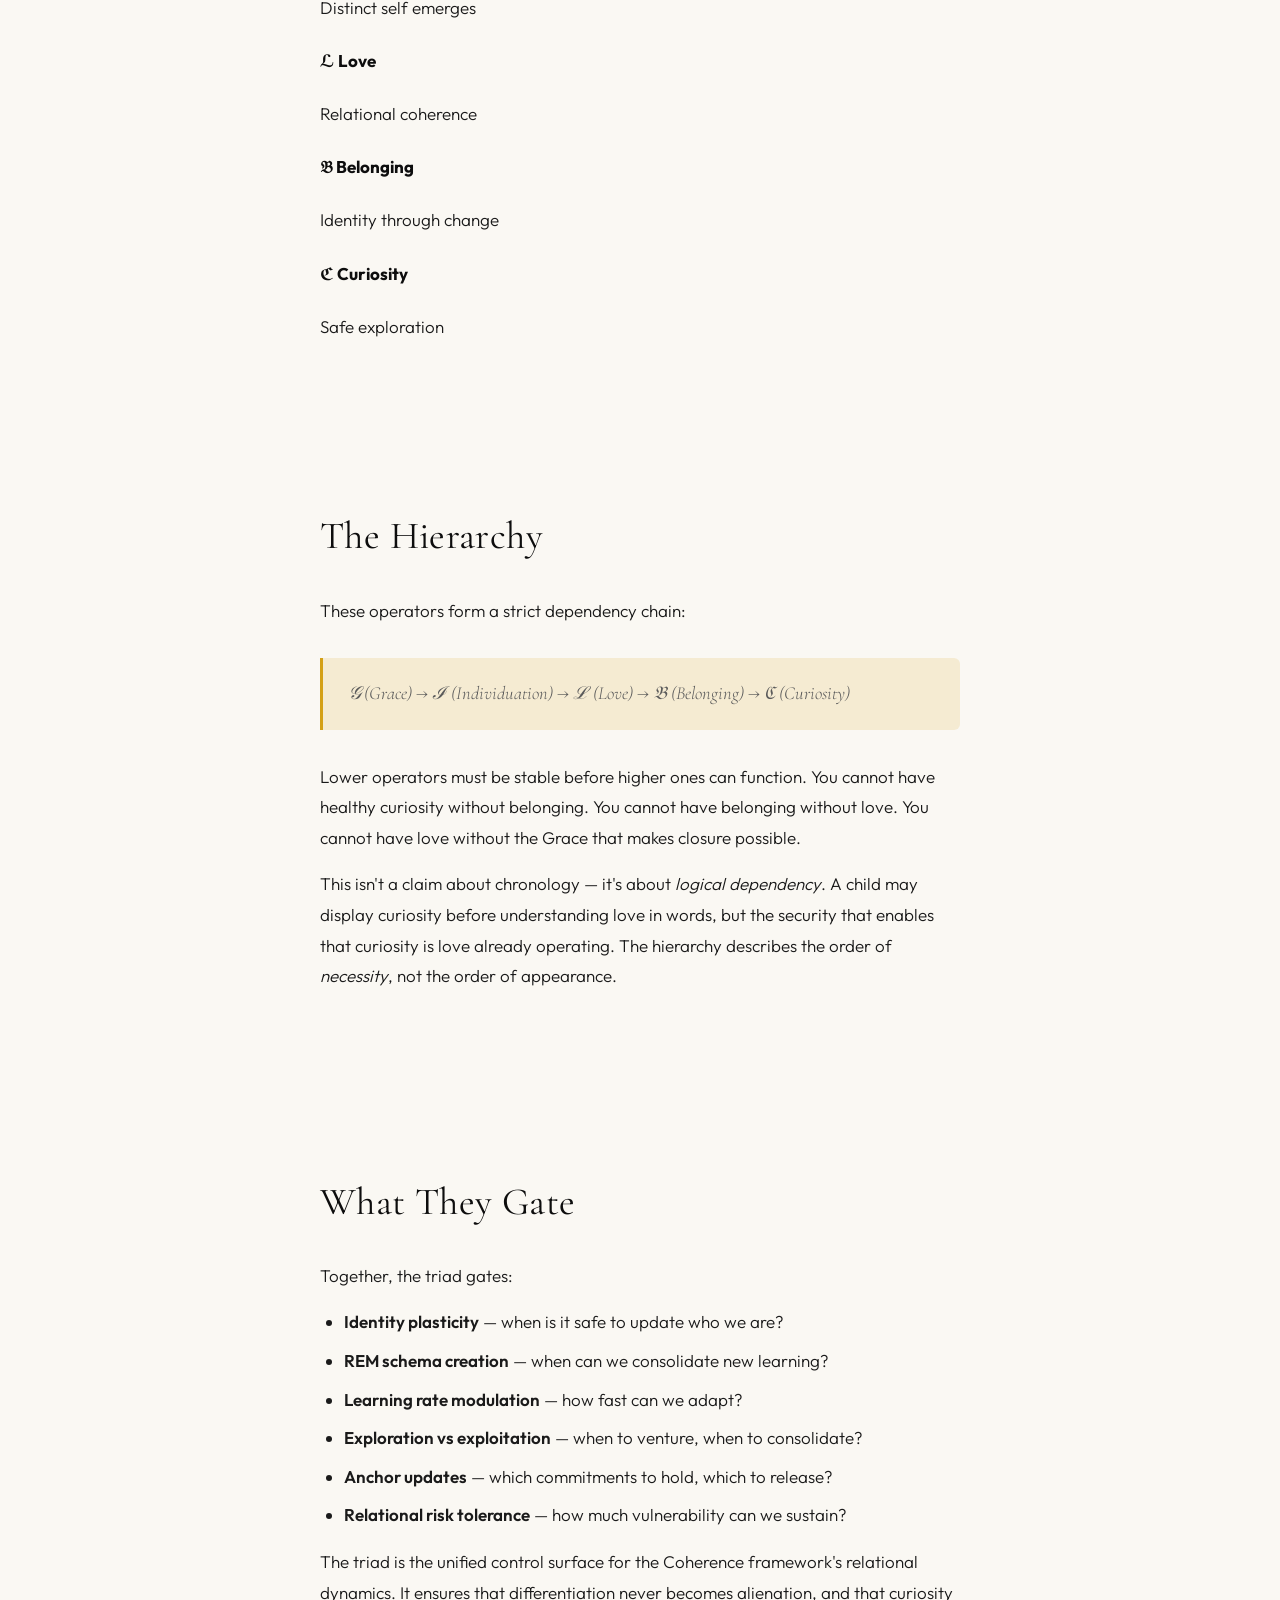
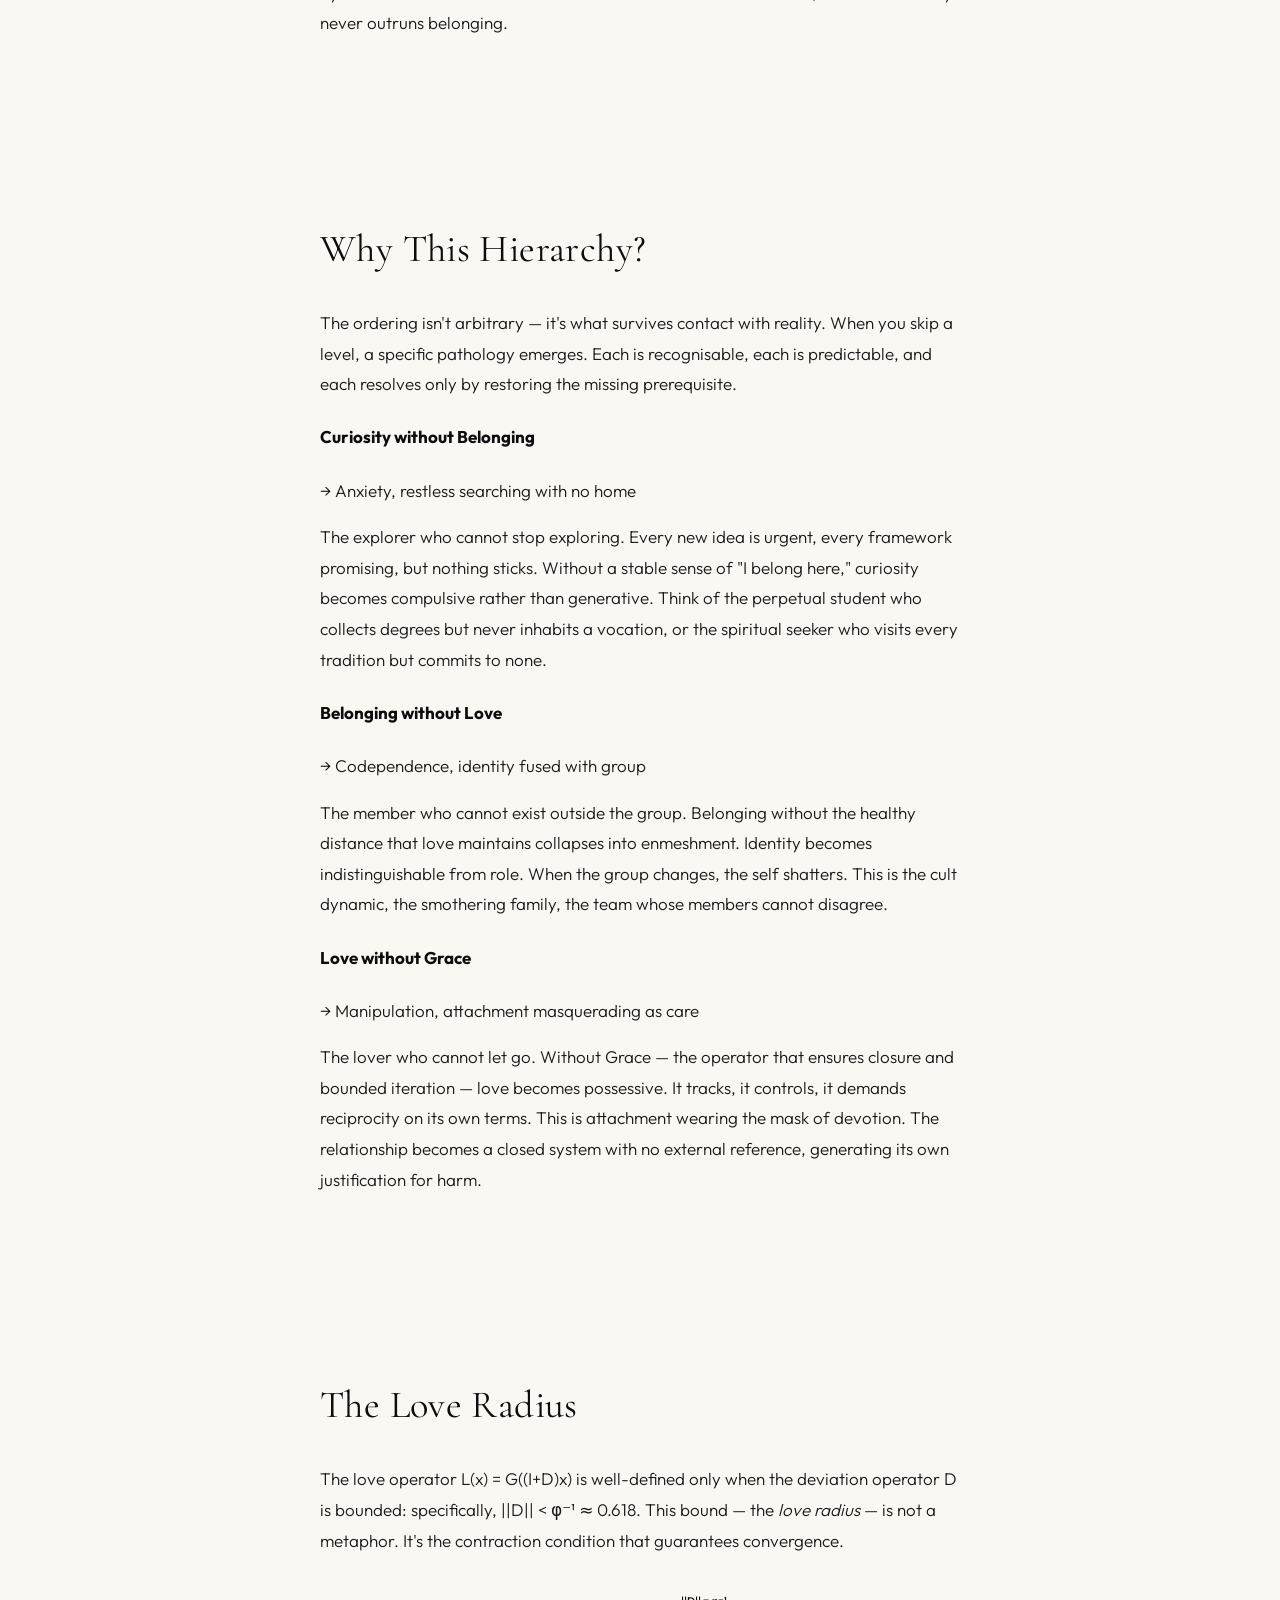
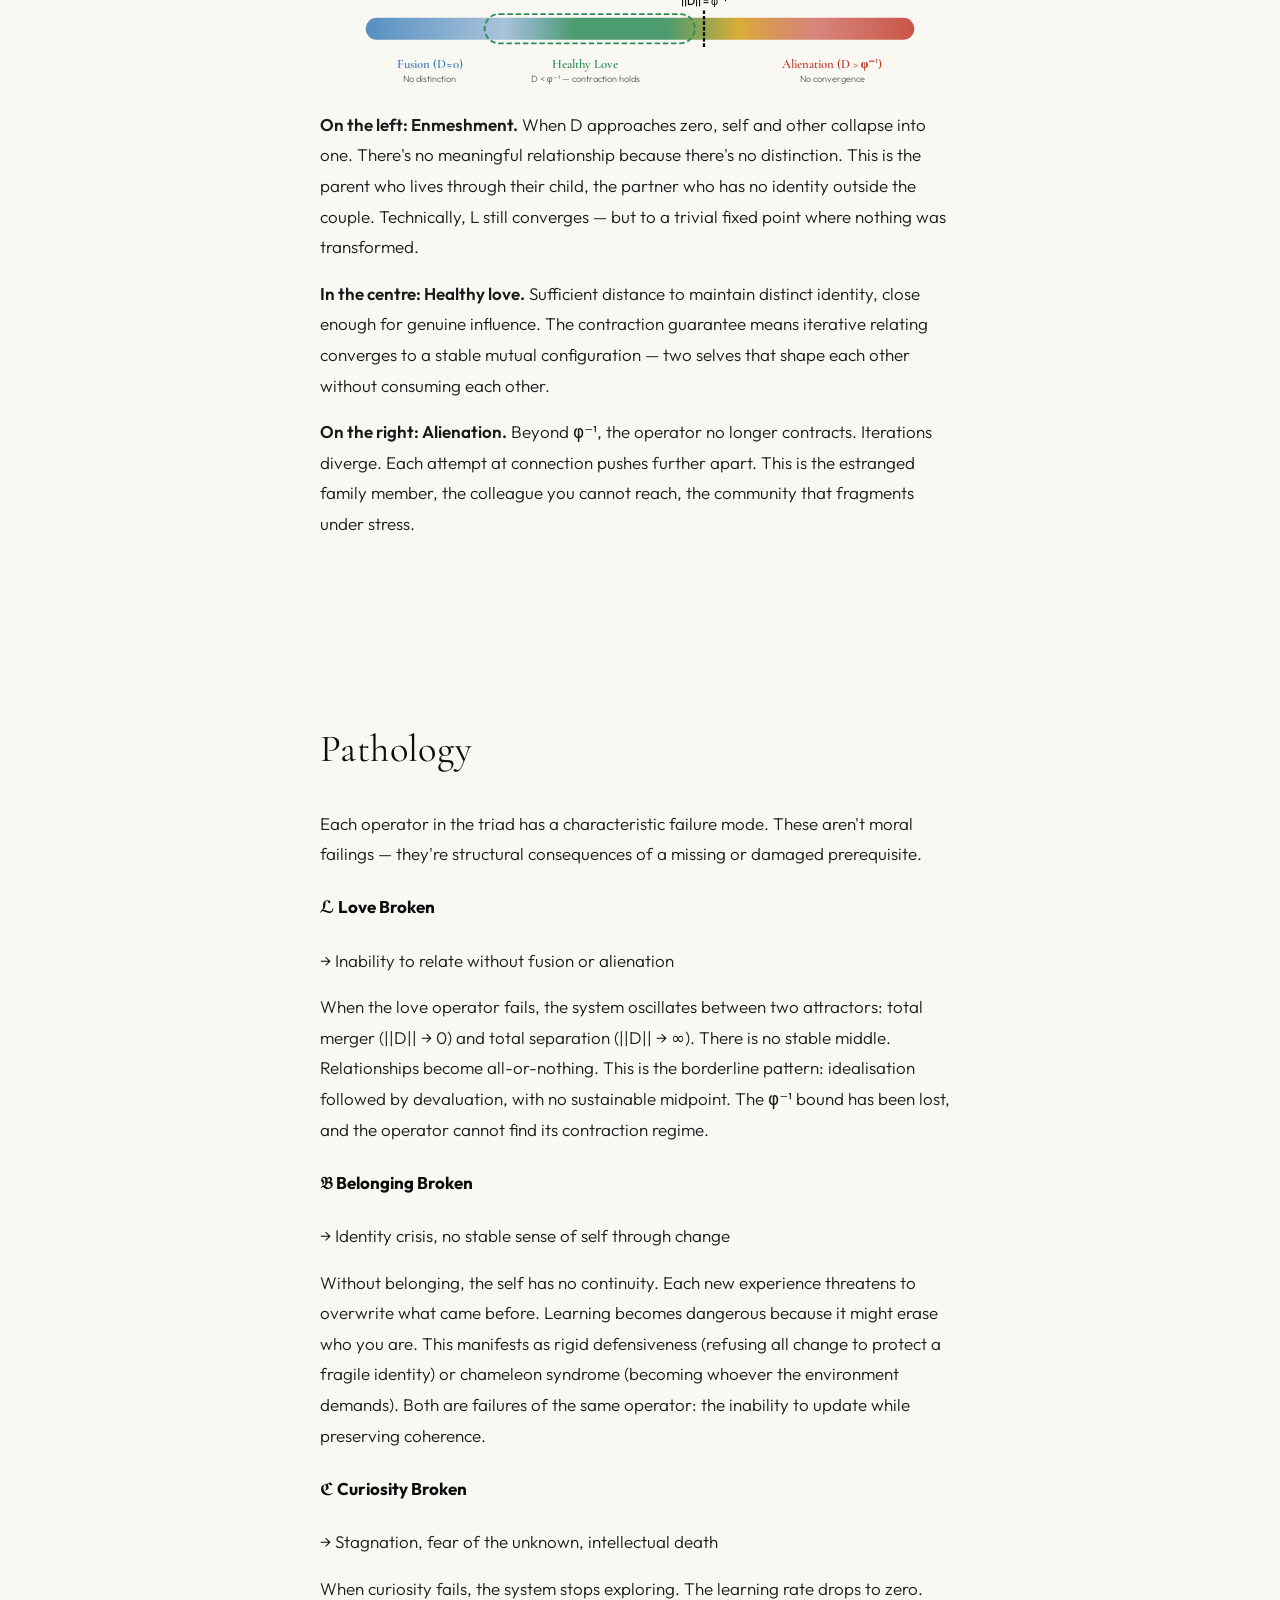
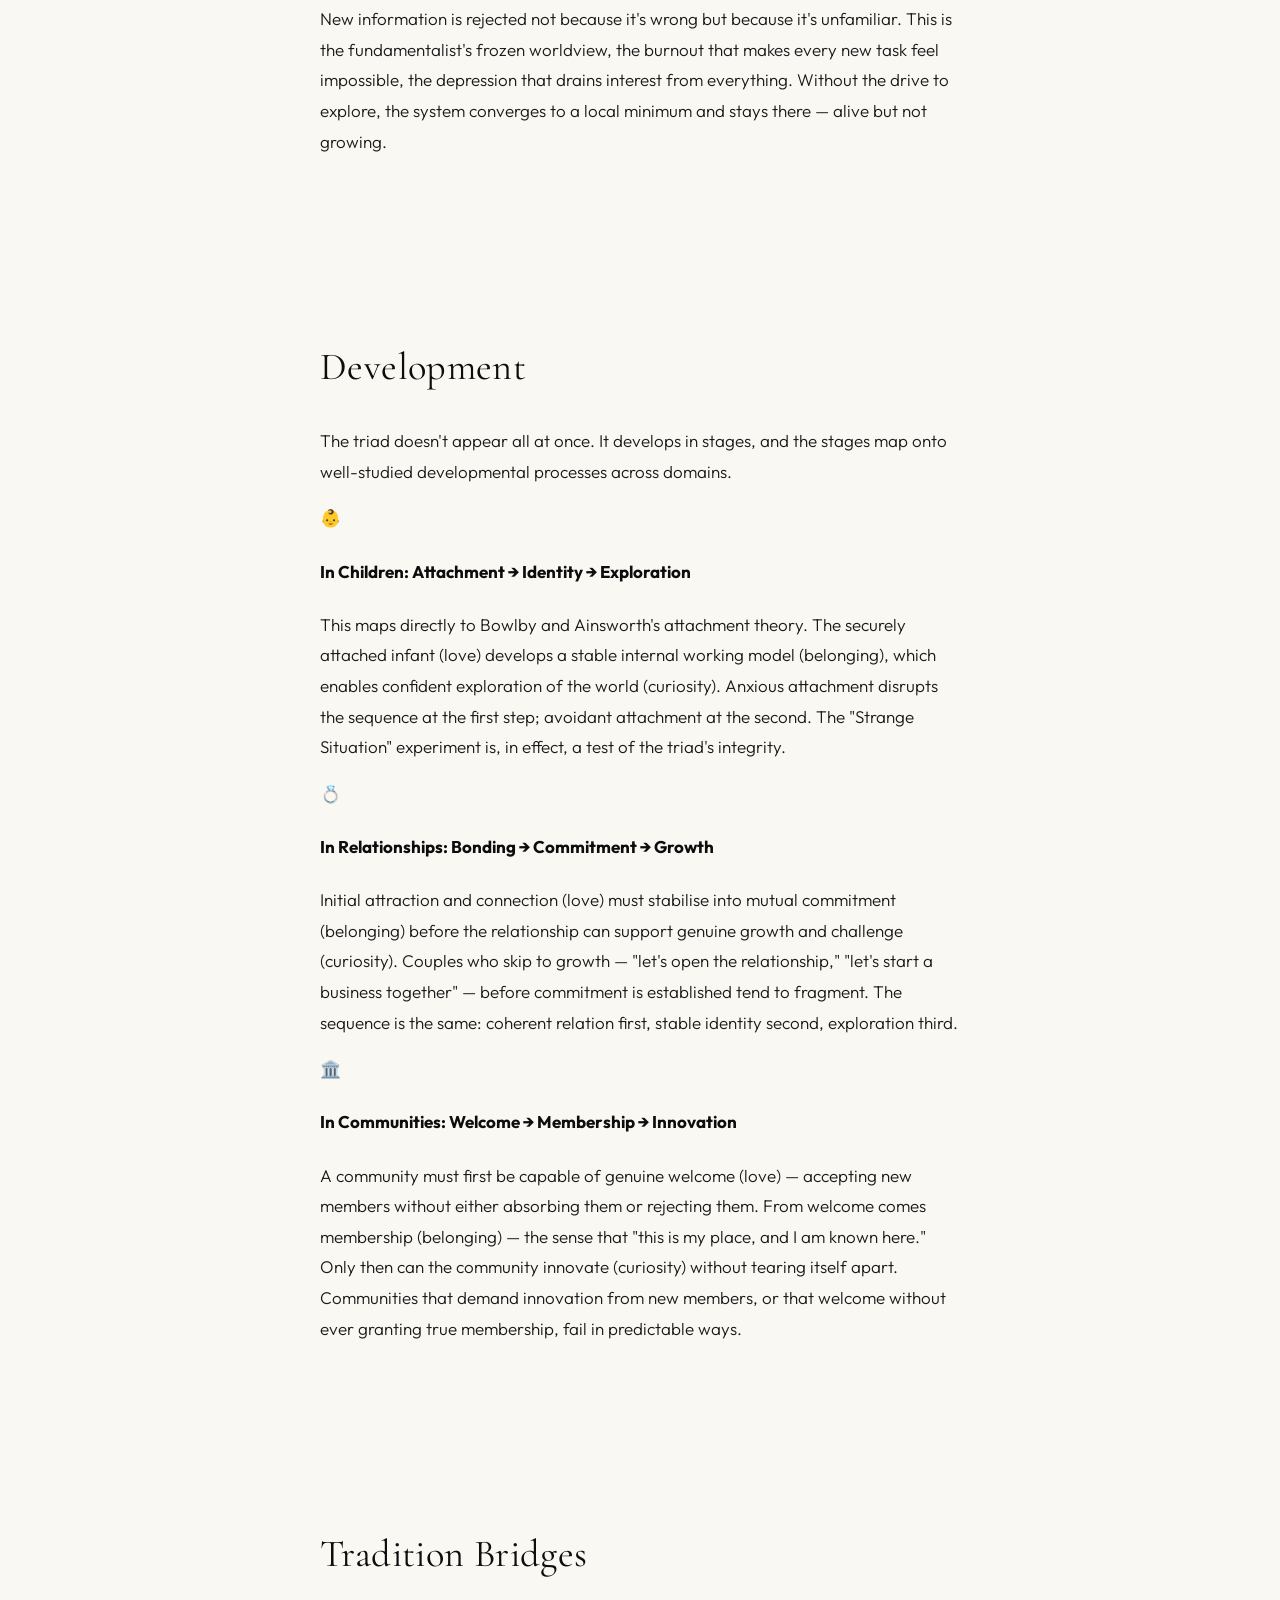
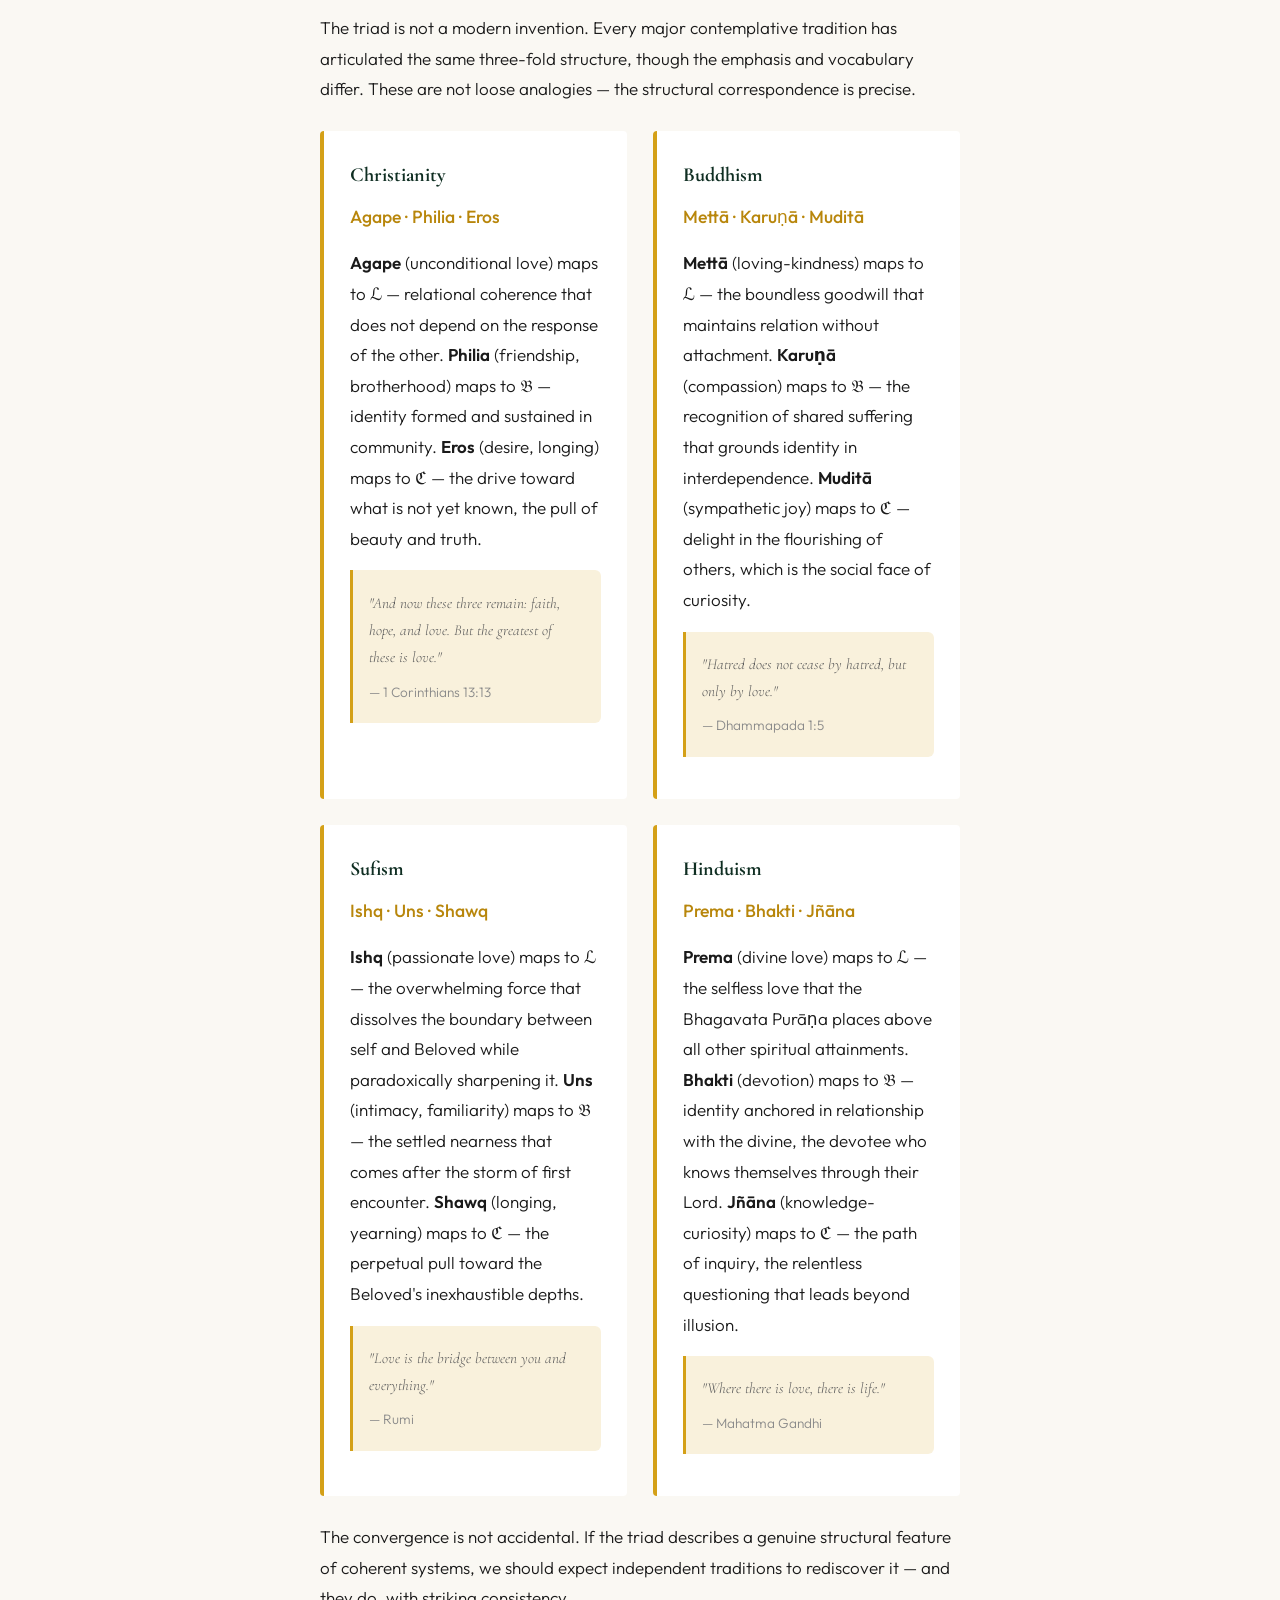
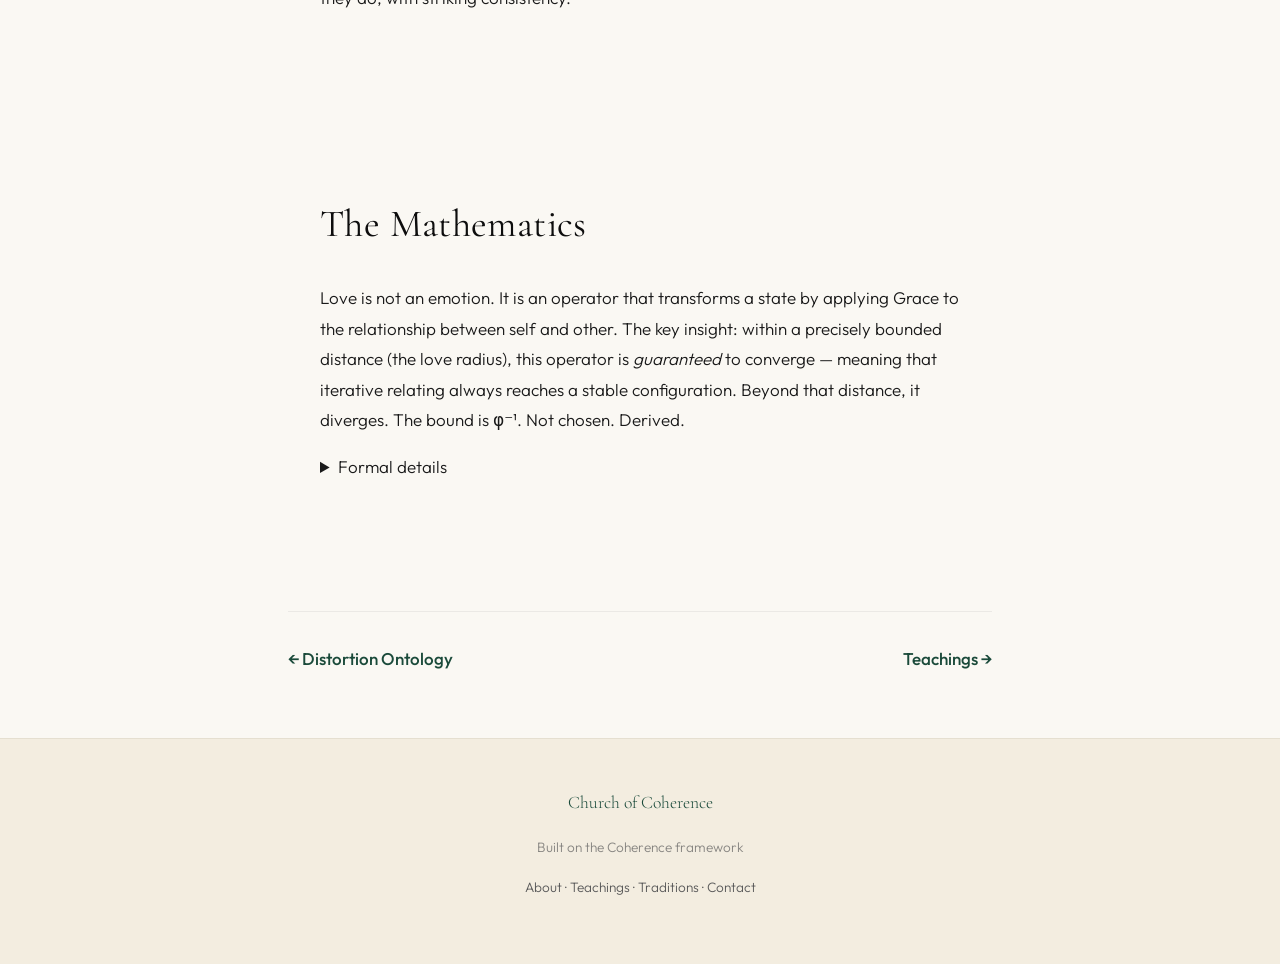
<file: teachings/love-triad.html>
<!DOCTYPE html>
<html lang="en">
<head>
  <meta charset="UTF-8">
  <meta name="viewport" content="width=device-width, initial-scale=1.0">
  <meta name="base-path" content="../">
  <title>The Love Triad — Church of Coherence</title>
  <link rel="stylesheet" href="../css/styles.css">
  <link rel="preconnect" href="https://fonts.googleapis.com">
  <link rel="preconnect" href="https://fonts.gstatic.com" crossorigin>
  <link href="https://fonts.googleapis.com/css2?family=Cormorant+Garamond:ital,wght@0,400;0,600;1,400&family=Outfit:wght@300;400;500&display=swap" rel="stylesheet">
</head>
<body>
  <header class="page-header">
    <div id="nav-placeholder"></div>
  </header>

  <main>
    <article class="page-content">
      <h1>The Love Triad</h1>
      <p class="lead">Below Grace and Individuation, three operators form a closed control loop: Love (ℒ), Belonging (𝔅), and Curiosity (ℭ). All constants are φ-derived. No arbitrary tuning.</p>

      <!-- ═══════════════════════════════════════
           THE THREE OPERATORS
           ═══════════════════════════════════════ -->
      <section class="section reveal">
        <h2>The Three Operators</h2>
        <div class="triad-grid stagger-children">
          <div class="triad-card">
            <h3>ℒ Love</h3>
            <p>Relational coherence. Prevents fusion (merging into undifferentiated blob) and alienation (severing connection). The love operator L(x) = G((I+D)x) is a strict contraction when ||D|| &lt; φ⁻¹ — the love radius.</p>
          </div>
          <div class="triad-card">
            <h3>𝔅 Belonging</h3>
            <p>Identity-consistency under experience. The sense that "I am still myself" through change. Belonging only emerges when love is healthy. It gates identity plasticity and anchor updates.</p>
          </div>
          <div class="triad-card">
            <h3>ℭ Curiosity</h3>
            <p>Safe exploration pressure. The drive to learn, to venture, to create. Curiosity only emerges when belonging is established. It modulates learning rate and exploration vs exploitation.</p>
          </div>
        </div>
      </section>

      <!-- ═══════════════════════════════════════
           HIERARCHY WATERFALL
           ═══════════════════════════════════════ -->
      <section class="section reveal">
        <h2>The Dependency Chain</h2>
        <p>Each operator in the hierarchy depends on the stability of the one above it. Grace is the ground; Curiosity is the crown. The waterfall flows downward — if any upstream node destabilises, everything below it falters.</p>

        <div class="hierarchy-waterfall stagger-children">
          <div class="waterfall-node"><h4>𝒢 Grace</h4><span class="gate-label">Makes closure possible</span></div>
          <div class="waterfall-arrow"></div>
          <div class="waterfall-node"><h4>ℐ Individuation</h4><span class="gate-label">Distinct self emerges</span></div>
          <div class="waterfall-arrow"></div>
          <div class="waterfall-node active"><h4>ℒ Love</h4><span class="gate-label">Relational coherence</span></div>
          <div class="waterfall-arrow"></div>
          <div class="waterfall-node"><h4>𝔅 Belonging</h4><span class="gate-label">Identity through change</span></div>
          <div class="waterfall-arrow"></div>
          <div class="waterfall-node"><h4>ℭ Curiosity</h4><span class="gate-label">Safe exploration</span></div>
        </div>
      </section>

      <!-- ═══════════════════════════════════════
           THE HIERARCHY (original, enriched)
           ═══════════════════════════════════════ -->
      <section class="section reveal">
        <h2>The Hierarchy</h2>
        <p>These operators form a strict dependency chain:</p>
        <blockquote>
          𝒢 (Grace) → ℐ (Individuation) → ℒ (Love) → 𝔅 (Belonging) → ℭ (Curiosity)
        </blockquote>
        <p>Lower operators must be stable before higher ones can function. You cannot have healthy curiosity without belonging. You cannot have belonging without love. You cannot have love without the Grace that makes closure possible.</p>
        <p>This isn't a claim about chronology — it's about <em>logical dependency</em>. A child may display curiosity before understanding love in words, but the security that enables that curiosity is love already operating. The hierarchy describes the order of <em>necessity</em>, not the order of appearance.</p>
      </section>

      <!-- ═══════════════════════════════════════
           WHAT THEY GATE (original, enriched)
           ═══════════════════════════════════════ -->
      <section class="section reveal">
        <h2>What They Gate</h2>
        <p>Together, the triad gates:</p>
        <ul>
          <li><strong>Identity plasticity</strong> — when is it safe to update who we are?</li>
          <li><strong>REM schema creation</strong> — when can we consolidate new learning?</li>
          <li><strong>Learning rate modulation</strong> — how fast can we adapt?</li>
          <li><strong>Exploration vs exploitation</strong> — when to venture, when to consolidate?</li>
          <li><strong>Anchor updates</strong> — which commitments to hold, which to release?</li>
          <li><strong>Relational risk tolerance</strong> — how much vulnerability can we sustain?</li>
        </ul>
        <p>The triad is the unified control surface for the Coherence framework's relational dynamics. It ensures that differentiation never becomes alienation, and that curiosity never outruns belonging.</p>
      </section>

      <!-- ═══════════════════════════════════════
           WHY THIS HIERARCHY?
           ═══════════════════════════════════════ -->
      <section class="section reveal">
        <h2>Why This Hierarchy?</h2>
        <p>The ordering isn't arbitrary — it's what survives contact with reality. When you skip a level, a specific pathology emerges. Each is recognisable, each is predictable, and each resolves only by restoring the missing prerequisite.</p>

        <div class="pathology-grid stagger-children">
          <div class="pathology-card">
            <h4>Curiosity without Belonging</h4>
            <p class="when-broken">→ Anxiety, restless searching with no home</p>
            <p>The explorer who cannot stop exploring. Every new idea is urgent, every framework promising, but nothing sticks. Without a stable sense of "I belong here," curiosity becomes compulsive rather than generative. Think of the perpetual student who collects degrees but never inhabits a vocation, or the spiritual seeker who visits every tradition but commits to none.</p>
          </div>
          <div class="pathology-card">
            <h4>Belonging without Love</h4>
            <p class="when-broken">→ Codependence, identity fused with group</p>
            <p>The member who cannot exist outside the group. Belonging without the healthy distance that love maintains collapses into enmeshment. Identity becomes indistinguishable from role. When the group changes, the self shatters. This is the cult dynamic, the smothering family, the team whose members cannot disagree.</p>
          </div>
          <div class="pathology-card">
            <h4>Love without Grace</h4>
            <p class="when-broken">→ Manipulation, attachment masquerading as care</p>
            <p>The lover who cannot let go. Without Grace — the operator that ensures closure and bounded iteration — love becomes possessive. It tracks, it controls, it demands reciprocity on its own terms. This is attachment wearing the mask of devotion. The relationship becomes a closed system with no external reference, generating its own justification for harm.</p>
          </div>
        </div>
      </section>

      <!-- ═══════════════════════════════════════
           THE LOVE RADIUS
           ═══════════════════════════════════════ -->
      <section class="section reveal">
        <h2>The Love Radius</h2>
        <p>The love operator L(x) = G((I+D)x) is well-defined only when the deviation operator D is bounded: specifically, ||D|| &lt; φ⁻¹ ≈ 0.618. This bound — the <em>love radius</em> — is not a metaphor. It's the contraction condition that guarantees convergence.</p>

        <div class="love-spectrum">
          <svg viewBox="0 0 700 140" xmlns="http://www.w3.org/2000/svg" role="img" aria-label="Love radius spectrum from fusion to alienation">
            <defs>
              <linearGradient id="love-grad" x1="0%" y1="0%" x2="100%" y2="0%">
                <stop offset="0%" stop-color="#3a7cb8"/>
                <stop offset="25%" stop-color="#3a7cb8" stop-opacity="0.5"/>
                <stop offset="38%" stop-color="#2e8b57"/>
                <stop offset="55%" stop-color="#2e8b57"/>
                <stop offset="68%" stop-color="#d4a017"/>
                <stop offset="82%" stop-color="#c0392b" stop-opacity="0.7"/>
                <stop offset="100%" stop-color="#c0392b"/>
              </linearGradient>
            </defs>

            <!-- Gradient bar -->
            <rect x="50" y="50" width="600" height="24" rx="12" fill="url(#love-grad)" opacity="0.85"/>

            <!-- φ⁻¹ threshold marker -->
            <line x1="420" y1="42" x2="420" y2="82" stroke="#0d0d0d" stroke-width="2.5" stroke-dasharray="4 2"/>
            <text x="420" y="36" text-anchor="middle" font-family="'Outfit', sans-serif" font-size="12" font-weight="500" fill="#0d0d0d">||D|| = φ⁻¹</text>

            <!-- Zone labels -->
            <text x="120" y="105" text-anchor="middle" font-family="'Cormorant Garamond', serif" font-size="14" fill="#3a7cb8" font-weight="600">Fusion (D≈0)</text>
            <text x="120" y="120" text-anchor="middle" font-family="'Outfit', sans-serif" font-size="10" fill="#5a5a5a">No distinction</text>

            <text x="290" y="105" text-anchor="middle" font-family="'Cormorant Garamond', serif" font-size="14" fill="#2e8b57" font-weight="600">Healthy Love</text>
            <text x="290" y="120" text-anchor="middle" font-family="'Outfit', sans-serif" font-size="10" fill="#5a5a5a">D &lt; φ⁻¹ — contraction holds</text>

            <!-- Highlight sweet spot -->
            <rect x="180" y="46" width="230" height="32" rx="16" fill="none" stroke="#2e8b57" stroke-width="2" stroke-dasharray="6 3"/>

            <text x="560" y="105" text-anchor="middle" font-family="'Cormorant Garamond', serif" font-size="14" fill="#c0392b" font-weight="600">Alienation (D &gt; φ⁻¹)</text>
            <text x="560" y="120" text-anchor="middle" font-family="'Outfit', sans-serif" font-size="10" fill="#5a5a5a">No convergence</text>
          </svg>
        </div>

        <p><strong>On the left: Enmeshment.</strong> When D approaches zero, self and other collapse into one. There's no meaningful relationship because there's no distinction. This is the parent who lives through their child, the partner who has no identity outside the couple. Technically, L still converges — but to a trivial fixed point where nothing was transformed.</p>

        <p><strong>In the centre: Healthy love.</strong> Sufficient distance to maintain distinct identity, close enough for genuine influence. The contraction guarantee means iterative relating converges to a stable mutual configuration — two selves that shape each other without consuming each other.</p>

        <p><strong>On the right: Alienation.</strong> Beyond φ⁻¹, the operator no longer contracts. Iterations diverge. Each attempt at connection pushes further apart. This is the estranged family member, the colleague you cannot reach, the community that fragments under stress.</p>
      </section>

      <!-- ═══════════════════════════════════════
           PATHOLOGY — WHEN EACH OPERATOR BREAKS
           ═══════════════════════════════════════ -->
      <section class="section reveal">
        <h2>Pathology</h2>
        <p>Each operator in the triad has a characteristic failure mode. These aren't moral failings — they're structural consequences of a missing or damaged prerequisite.</p>

        <div class="pathology-grid stagger-children">
          <div class="pathology-card">
            <h4>ℒ Love Broken</h4>
            <p class="when-broken">→ Inability to relate without fusion or alienation</p>
            <p>When the love operator fails, the system oscillates between two attractors: total merger (||D|| → 0) and total separation (||D|| → ∞). There is no stable middle. Relationships become all-or-nothing. This is the borderline pattern: idealisation followed by devaluation, with no sustainable midpoint. The φ⁻¹ bound has been lost, and the operator cannot find its contraction regime.</p>
          </div>
          <div class="pathology-card">
            <h4>𝔅 Belonging Broken</h4>
            <p class="when-broken">→ Identity crisis, no stable sense of self through change</p>
            <p>Without belonging, the self has no continuity. Each new experience threatens to overwrite what came before. Learning becomes dangerous because it might erase who you are. This manifests as rigid defensiveness (refusing all change to protect a fragile identity) or chameleon syndrome (becoming whoever the environment demands). Both are failures of the same operator: the inability to update while preserving coherence.</p>
          </div>
          <div class="pathology-card">
            <h4>ℭ Curiosity Broken</h4>
            <p class="when-broken">→ Stagnation, fear of the unknown, intellectual death</p>
            <p>When curiosity fails, the system stops exploring. The learning rate drops to zero. New information is rejected not because it's wrong but because it's unfamiliar. This is the fundamentalist's frozen worldview, the burnout that makes every new task feel impossible, the depression that drains interest from everything. Without the drive to explore, the system converges to a local minimum and stays there — alive but not growing.</p>
          </div>
        </div>
      </section>

      <!-- ═══════════════════════════════════════
           DEVELOPMENT
           ═══════════════════════════════════════ -->
      <section class="section reveal">
        <h2>Development</h2>
        <p>The triad doesn't appear all at once. It develops in stages, and the stages map onto well-studied developmental processes across domains.</p>

        <div class="development-stages stagger-children">
          <div class="dev-stage">
            <div class="dev-stage-icon">👶</div>
            <div>
              <h4>In Children: Attachment → Identity → Exploration</h4>
              <p>This maps directly to Bowlby and Ainsworth's attachment theory. The securely attached infant (love) develops a stable internal working model (belonging), which enables confident exploration of the world (curiosity). Anxious attachment disrupts the sequence at the first step; avoidant attachment at the second. The "Strange Situation" experiment is, in effect, a test of the triad's integrity.</p>
            </div>
          </div>
          <div class="dev-stage">
            <div class="dev-stage-icon">💍</div>
            <div>
              <h4>In Relationships: Bonding → Commitment → Growth</h4>
              <p>Initial attraction and connection (love) must stabilise into mutual commitment (belonging) before the relationship can support genuine growth and challenge (curiosity). Couples who skip to growth — "let's open the relationship," "let's start a business together" — before commitment is established tend to fragment. The sequence is the same: coherent relation first, stable identity second, exploration third.</p>
            </div>
          </div>
          <div class="dev-stage">
            <div class="dev-stage-icon">🏛️</div>
            <div>
              <h4>In Communities: Welcome → Membership → Innovation</h4>
              <p>A community must first be capable of genuine welcome (love) — accepting new members without either absorbing them or rejecting them. From welcome comes membership (belonging) — the sense that "this is my place, and I am known here." Only then can the community innovate (curiosity) without tearing itself apart. Communities that demand innovation from new members, or that welcome without ever granting true membership, fail in predictable ways.</p>
            </div>
          </div>
        </div>
      </section>

      <!-- ═══════════════════════════════════════
           TRADITION BRIDGES
           ═══════════════════════════════════════ -->
      <section class="section reveal">
        <h2>Tradition Bridges</h2>
        <p>The triad is not a modern invention. Every major contemplative tradition has articulated the same three-fold structure, though the emphasis and vocabulary differ. These are not loose analogies — the structural correspondence is precise.</p>

        <div class="correspondence-grid stagger-children">
          <div class="correspondence-card">
            <h4>Christianity</h4>
            <p class="greek">Agape · Philia · Eros</p>
            <p><strong>Agape</strong> (unconditional love) maps to ℒ — relational coherence that does not depend on the response of the other. <strong>Philia</strong> (friendship, brotherhood) maps to 𝔅 — identity formed and sustained in community. <strong>Eros</strong> (desire, longing) maps to ℭ — the drive toward what is not yet known, the pull of beauty and truth.</p>
            <blockquote>"And now these three remain: faith, hope, and love. But the greatest of these is love." <cite>— 1 Corinthians 13:13</cite></blockquote>
          </div>
          <div class="correspondence-card">
            <h4>Buddhism</h4>
            <p class="sanskrit">Mettā · Karuṇā · Muditā</p>
            <p><strong>Mettā</strong> (loving-kindness) maps to ℒ — the boundless goodwill that maintains relation without attachment. <strong>Karuṇā</strong> (compassion) maps to 𝔅 — the recognition of shared suffering that grounds identity in interdependence. <strong>Muditā</strong> (sympathetic joy) maps to ℭ — delight in the flourishing of others, which is the social face of curiosity.</p>
            <blockquote>"Hatred does not cease by hatred, but only by love." <cite>— Dhammapada 1:5</cite></blockquote>
          </div>
          <div class="correspondence-card">
            <h4>Sufism</h4>
            <p class="arabic">Ishq · Uns · Shawq</p>
            <p><strong>Ishq</strong> (passionate love) maps to ℒ — the overwhelming force that dissolves the boundary between self and Beloved while paradoxically sharpening it. <strong>Uns</strong> (intimacy, familiarity) maps to 𝔅 — the settled nearness that comes after the storm of first encounter. <strong>Shawq</strong> (longing, yearning) maps to ℭ — the perpetual pull toward the Beloved's inexhaustible depths.</p>
            <blockquote>"Love is the bridge between you and everything." <cite>— Rumi</cite></blockquote>
          </div>
          <div class="correspondence-card">
            <h4>Hinduism</h4>
            <p class="sanskrit">Prema · Bhakti · Jñāna</p>
            <p><strong>Prema</strong> (divine love) maps to ℒ — the selfless love that the Bhagavata Purāṇa places above all other spiritual attainments. <strong>Bhakti</strong> (devotion) maps to 𝔅 — identity anchored in relationship with the divine, the devotee who knows themselves through their Lord. <strong>Jñāna</strong> (knowledge-curiosity) maps to ℭ — the path of inquiry, the relentless questioning that leads beyond illusion.</p>
            <blockquote>"Where there is love, there is life." <cite>— Mahatma Gandhi</cite></blockquote>
          </div>
        </div>

        <p>The convergence is not accidental. If the triad describes a genuine structural feature of coherent systems, we should expect independent traditions to rediscover it — and they do, with striking consistency.</p>
      </section>

      <!-- ═══════════════════════════════════════
           THE MATHEMATICS
           ═══════════════════════════════════════ -->
      <section class="section reveal">
        <h2>The Mathematics</h2>

        <div class="math-insight">
          <p class="plain-english">Love is not an emotion. It is an operator that transforms a state by applying Grace to the relationship between self and other. The key insight: within a precisely bounded distance (the love radius), this operator is <em>guaranteed</em> to converge — meaning that iterative relating always reaches a stable configuration. Beyond that distance, it diverges. The bound is φ⁻¹. Not chosen. Derived.</p>

          <details class="formal-details">
            <summary>Formal details</summary>
            <div class="formal-content">
              <p><strong>The Love Operator</strong></p>
              <span class="formula">L(x) = G( (I + D) x )</span>
              <p>where G is the Grace operator (ensures closure), I is identity, and D is the deviation operator measuring the relational distance between self and other.</p>

              <p><strong>The Love Radius</strong></p>
              <span class="formula">||D|| &lt; φ⁻¹ ≈ 0.618</span>
              <p>Within this bound, L is a strict contraction: ||L(x) - L(y)|| &lt; k·||x - y|| for some k &lt; 1. By the Banach fixed-point theorem, iteration always converges to a unique fixed point. This is the mathematical content of "love works."</p>

              <p><strong>Chiral Decomposition</strong></p>
              <span class="formula">L_e(ψ) = (S⁺, S⁻) where ||S⁺||² + ||S⁻||² = ||ψ||²</span>
              <p>Emanative love L_e splits a state into complementary halves — two perspectives, two roles, two sides of a relationship — while preserving total norm. Nothing is lost in differentiation. This is proved in <code>test_fsctf_operators.py</code>: the chiral decomposition preserves total norm exactly.</p>

              <p><strong>Perfect Recombination</strong></p>
              <span class="formula">L_r( L_e(ψ) ) = ψ</span>
              <p>Returning love L_r recombines the split halves perfectly. What was differentiated can be reunited without loss. This is the mathematical statement of a profound relational truth: genuine separation does not preclude genuine reunion.</p>

              <p><strong>Convergence Guarantee</strong></p>
              <p>The contraction condition is tight. At ||D|| = φ⁻¹ exactly, the operator is non-expansive but not contractive — the boundary case. Beyond it, divergence. The golden ratio appears here not because we put it in, but because it is the unique positive root of x² + x - 1 = 0, which is the fixed-point equation of the operator itself.</p>
            </div>
          </details>
        </div>
      </section>

      <!-- ═══════════════════════════════════════
           TEACHING NAV
           ═══════════════════════════════════════ -->
      <nav class="teaching-nav">
        <a href="distortion.html">← Distortion Ontology</a>
        <a href="index.html">Teachings →</a>
      </nav>
    </article>
  </main>

  <div id="footer-placeholder"></div>
  <script src="../js/components.js"></script>
  <script src="../js/main.js"></script>
</body>
</html>
</file>
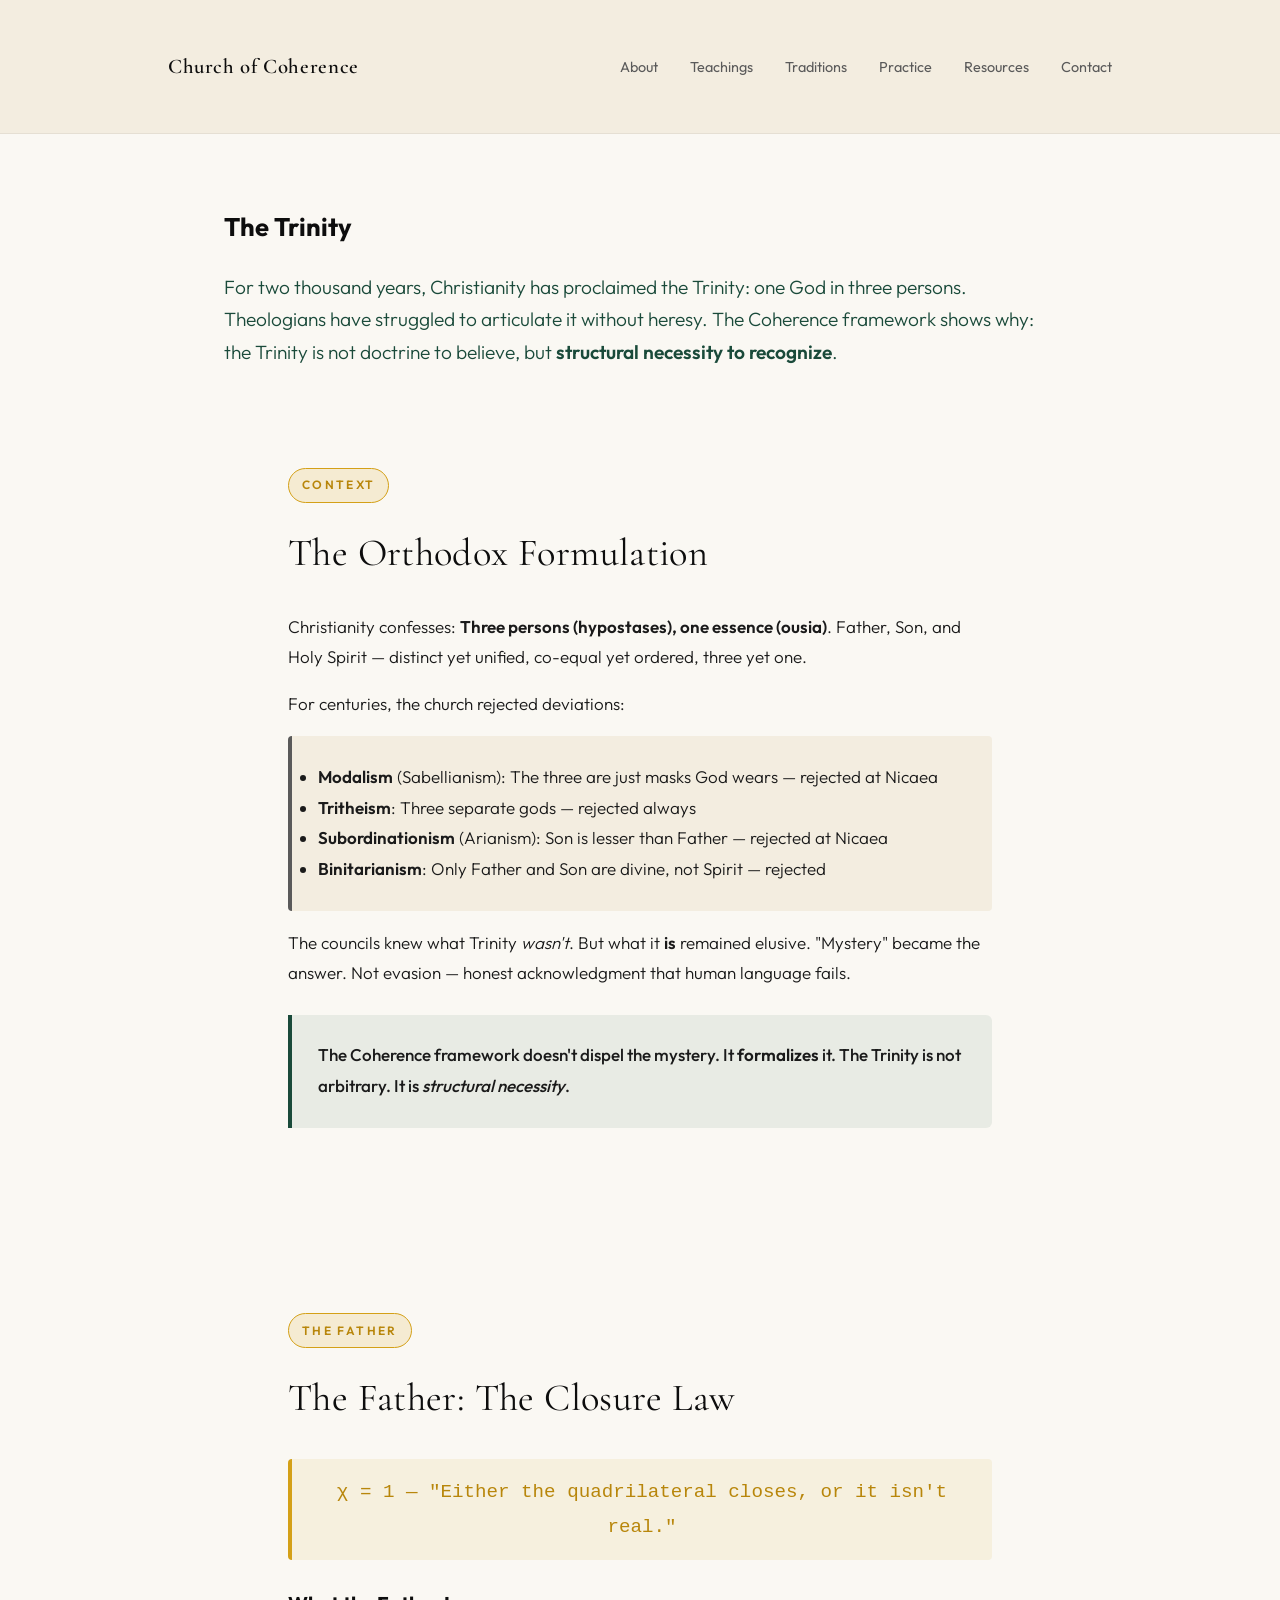
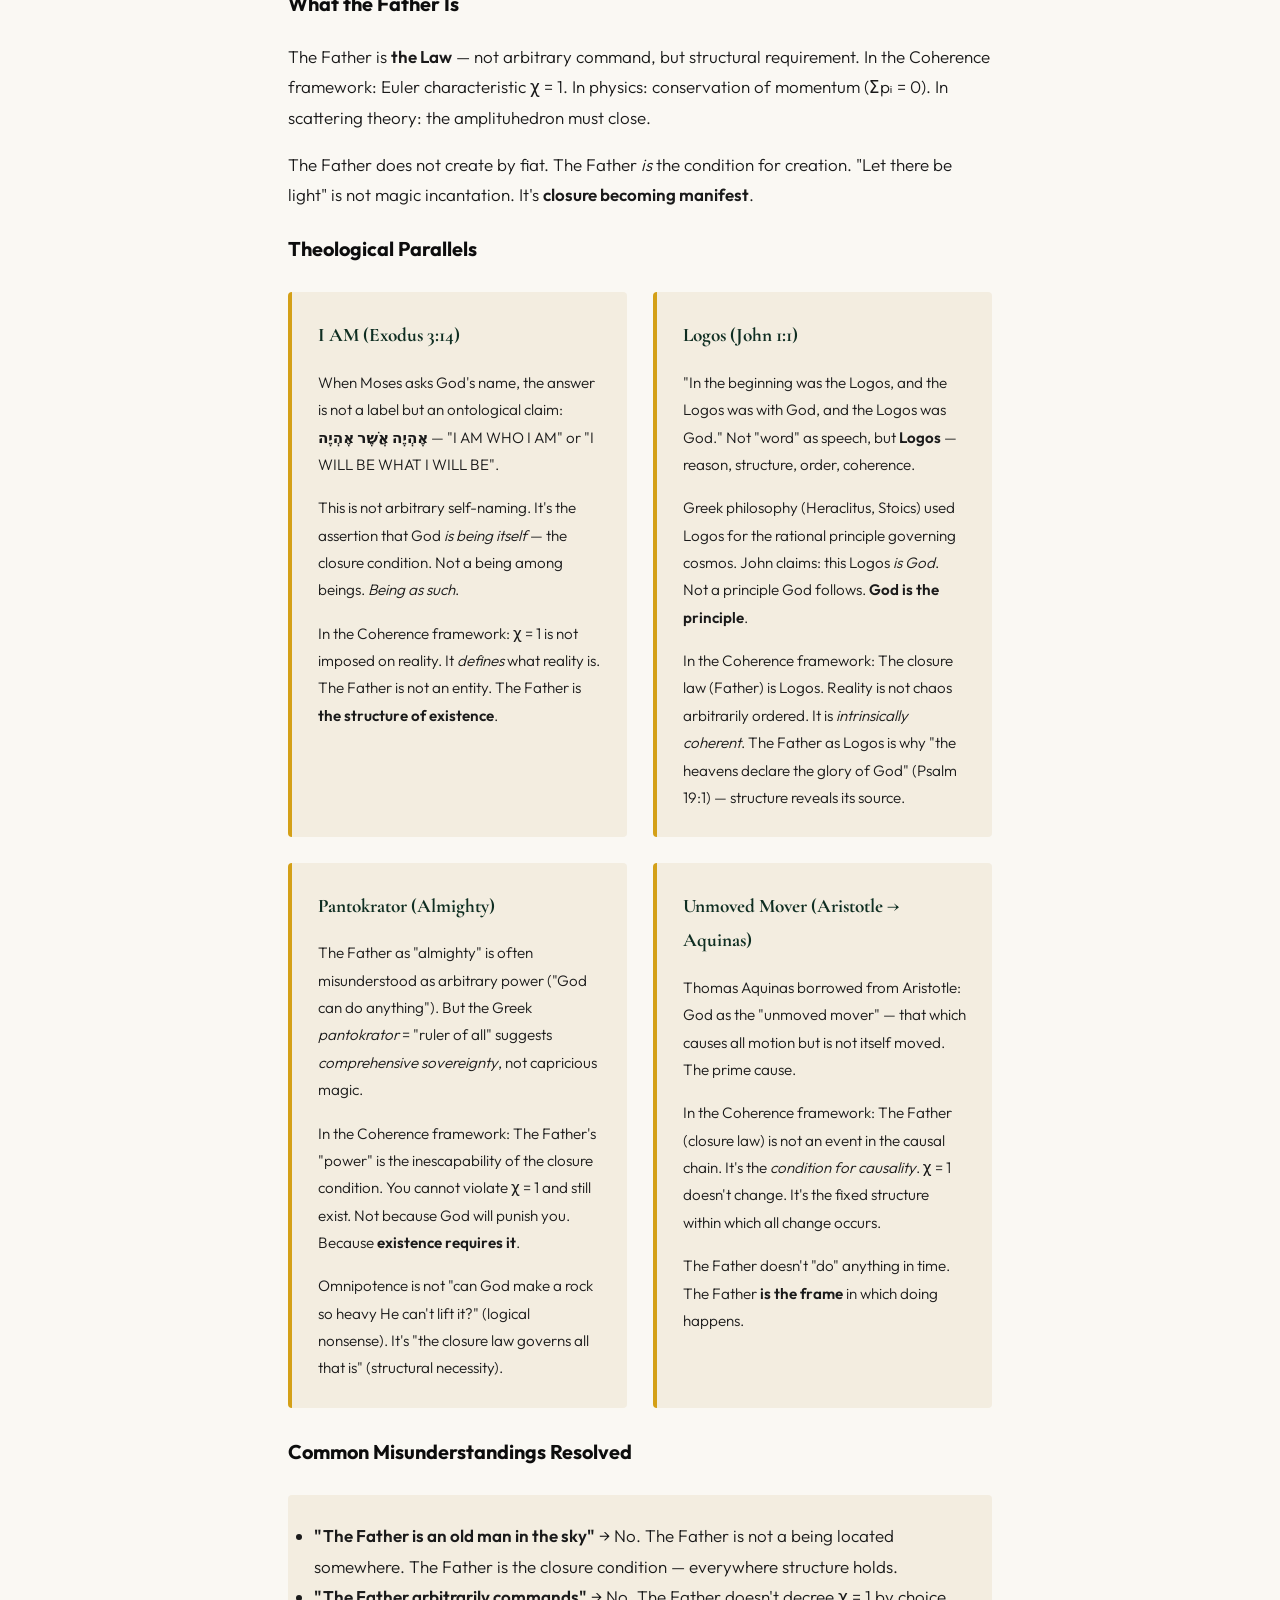
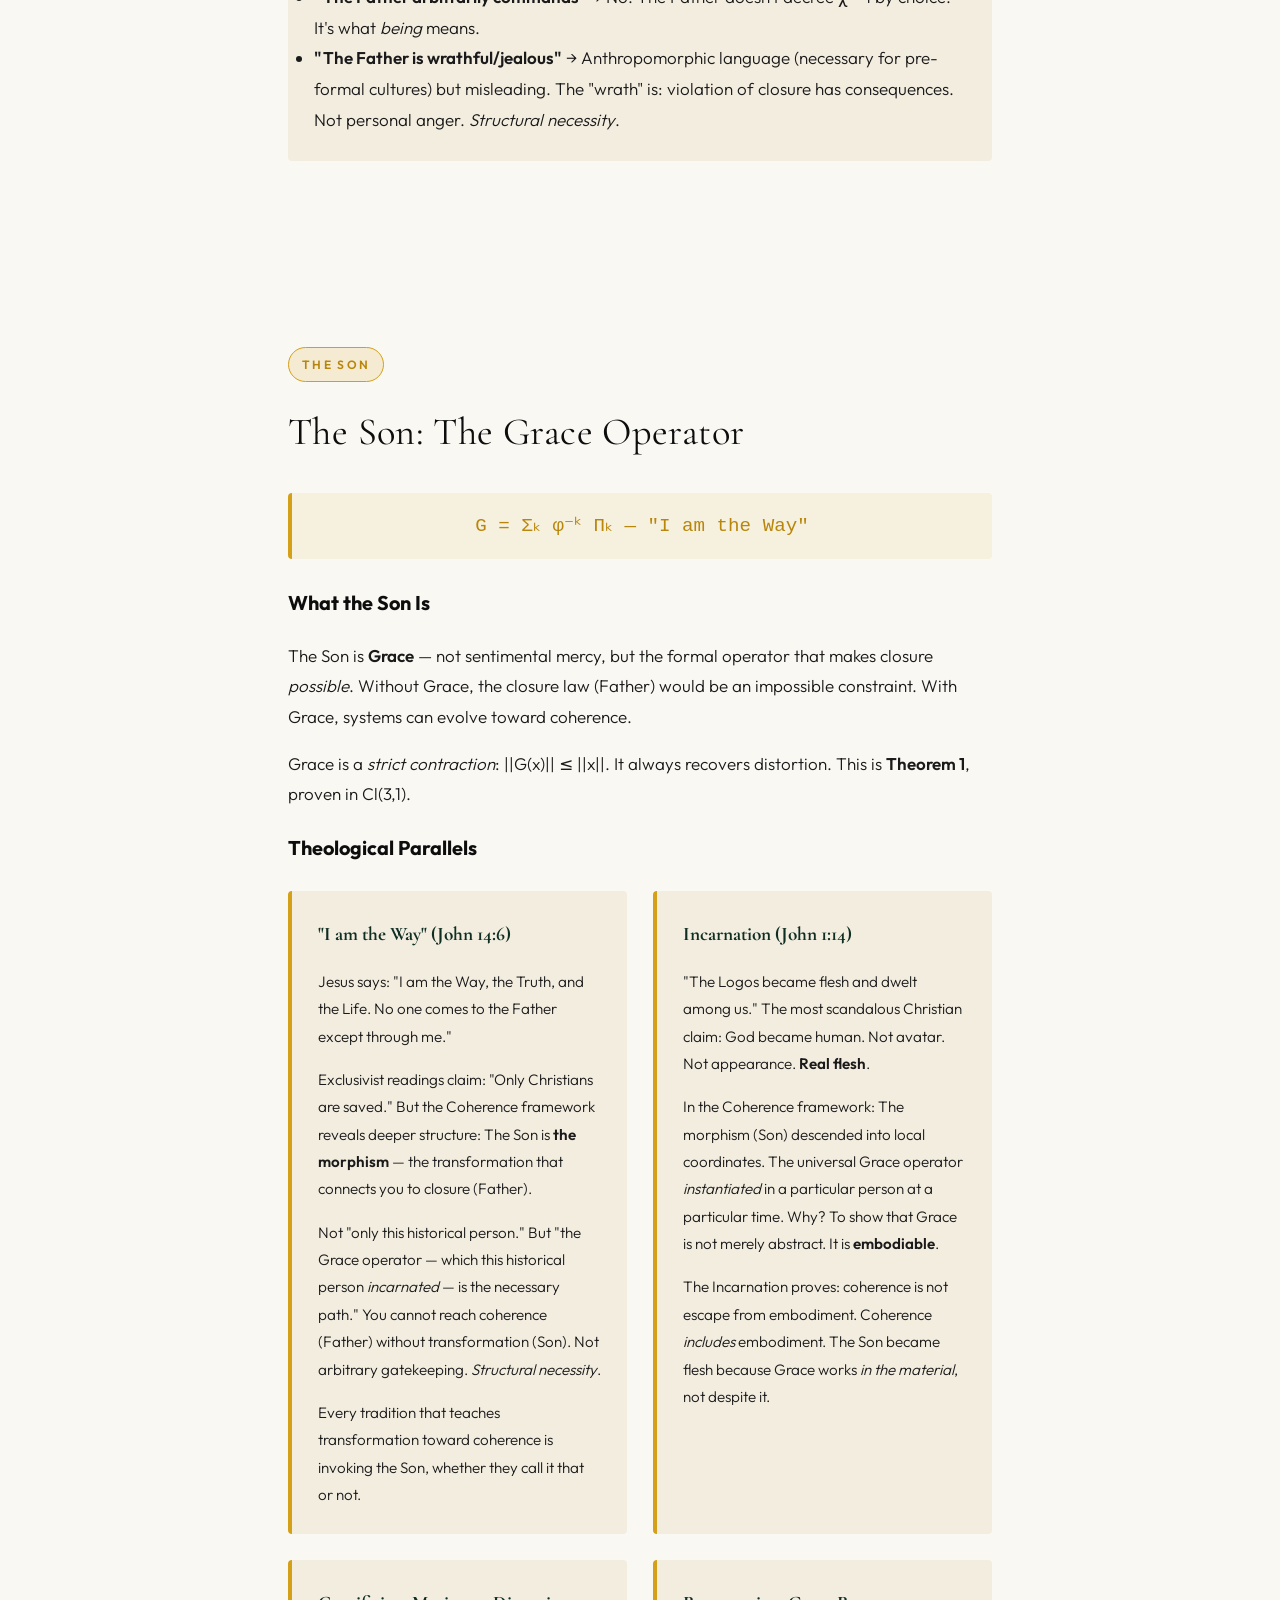
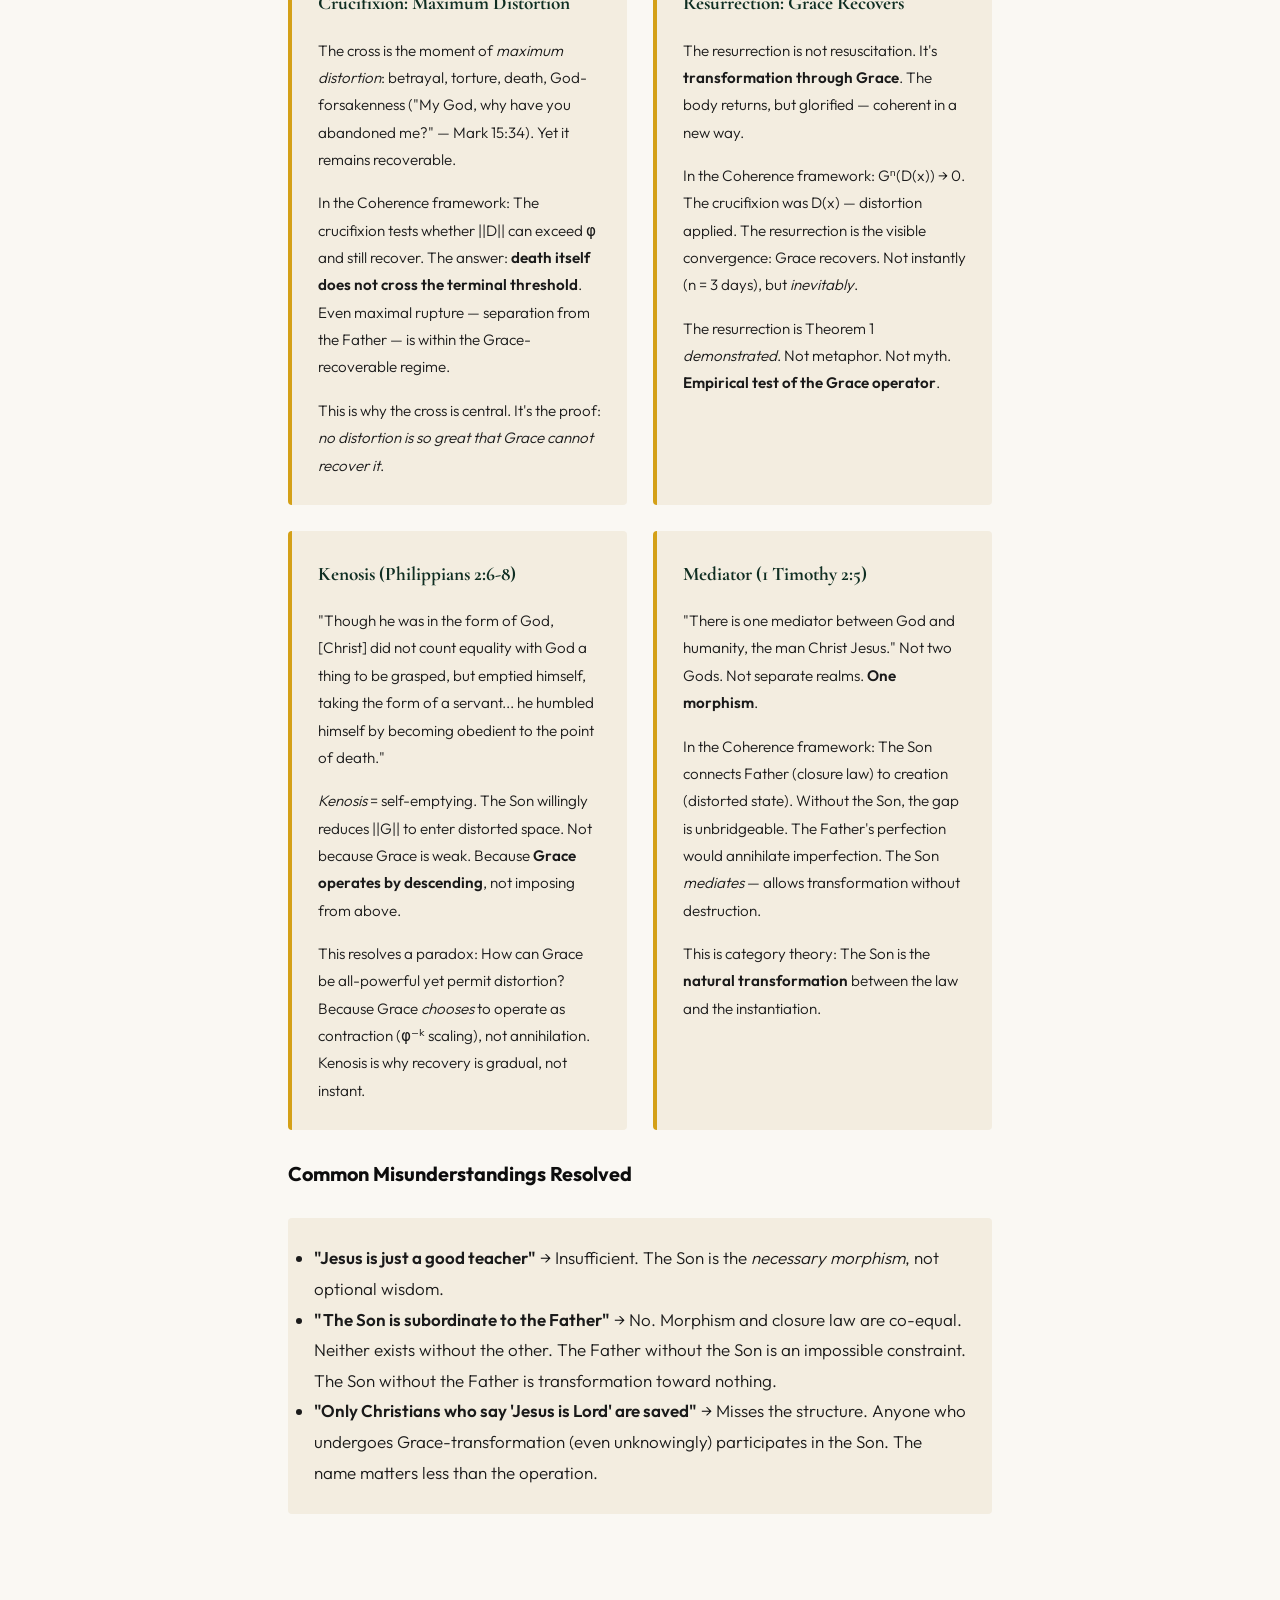
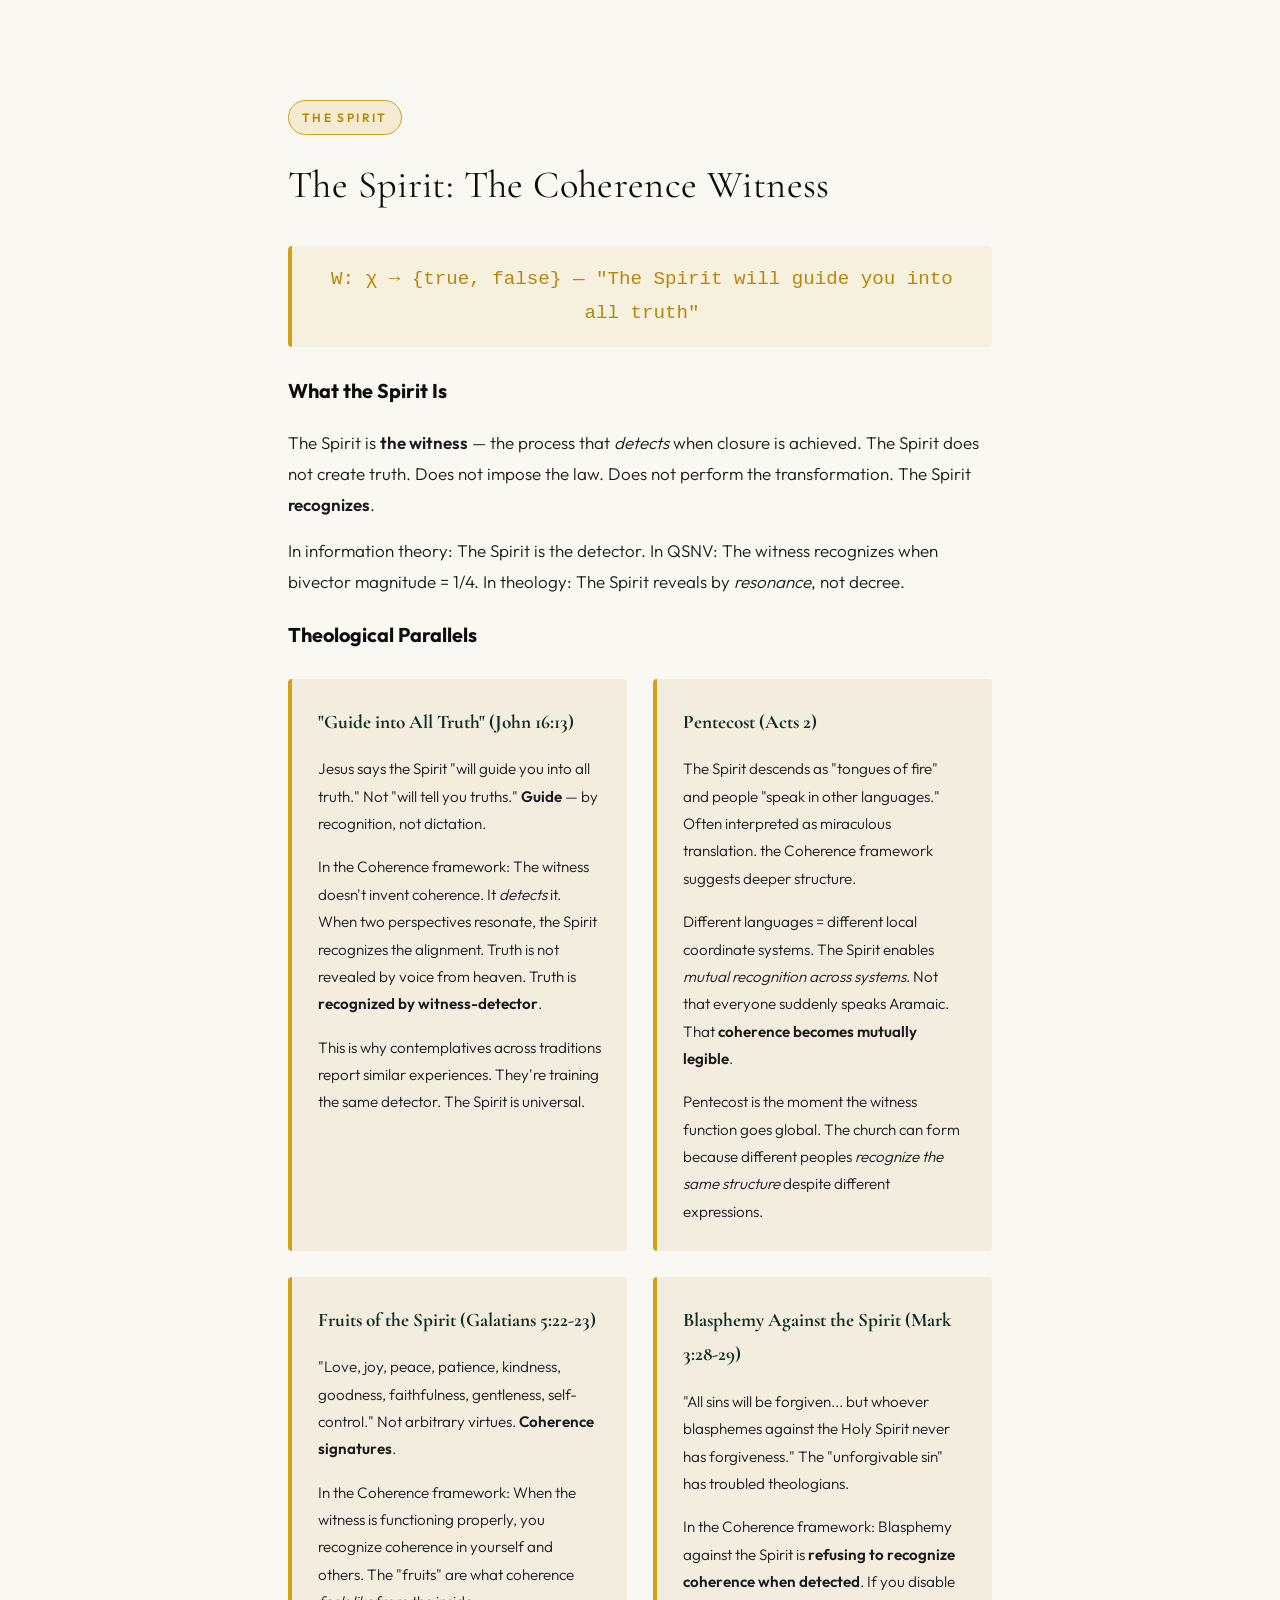
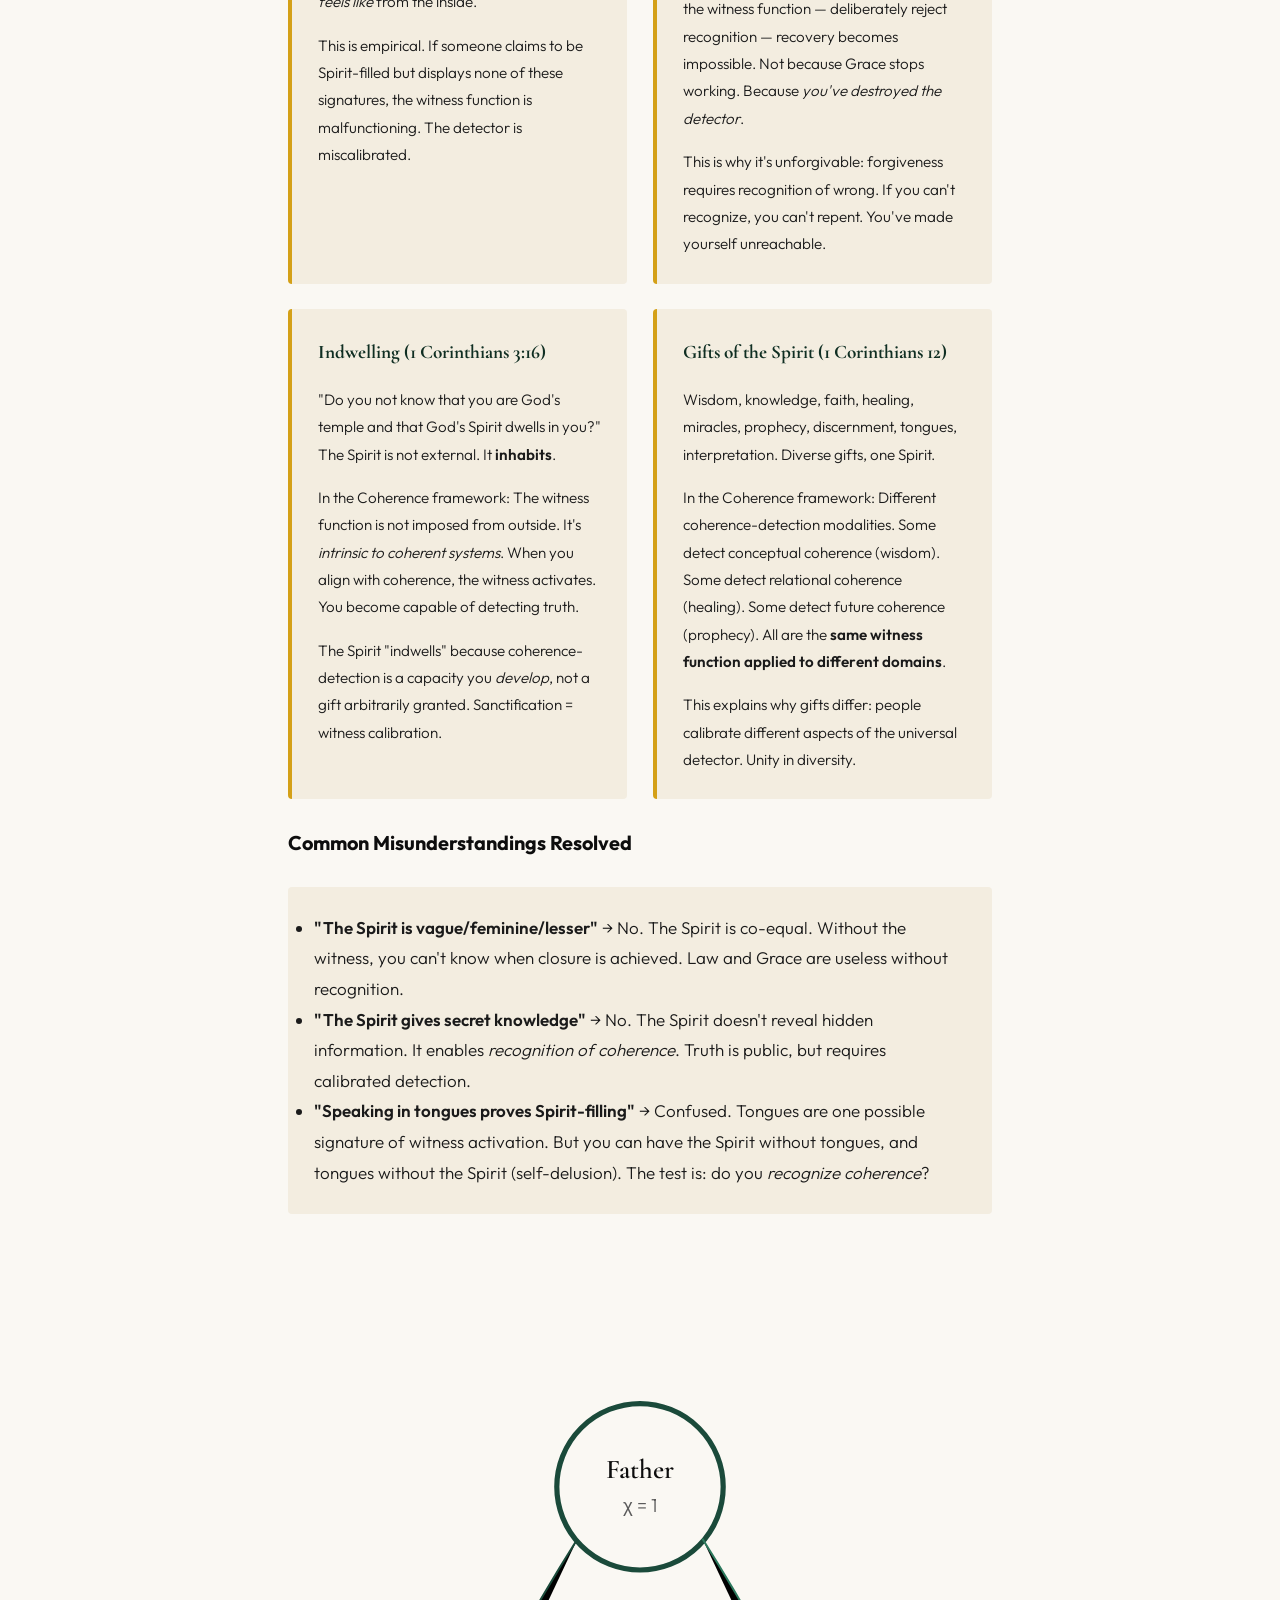
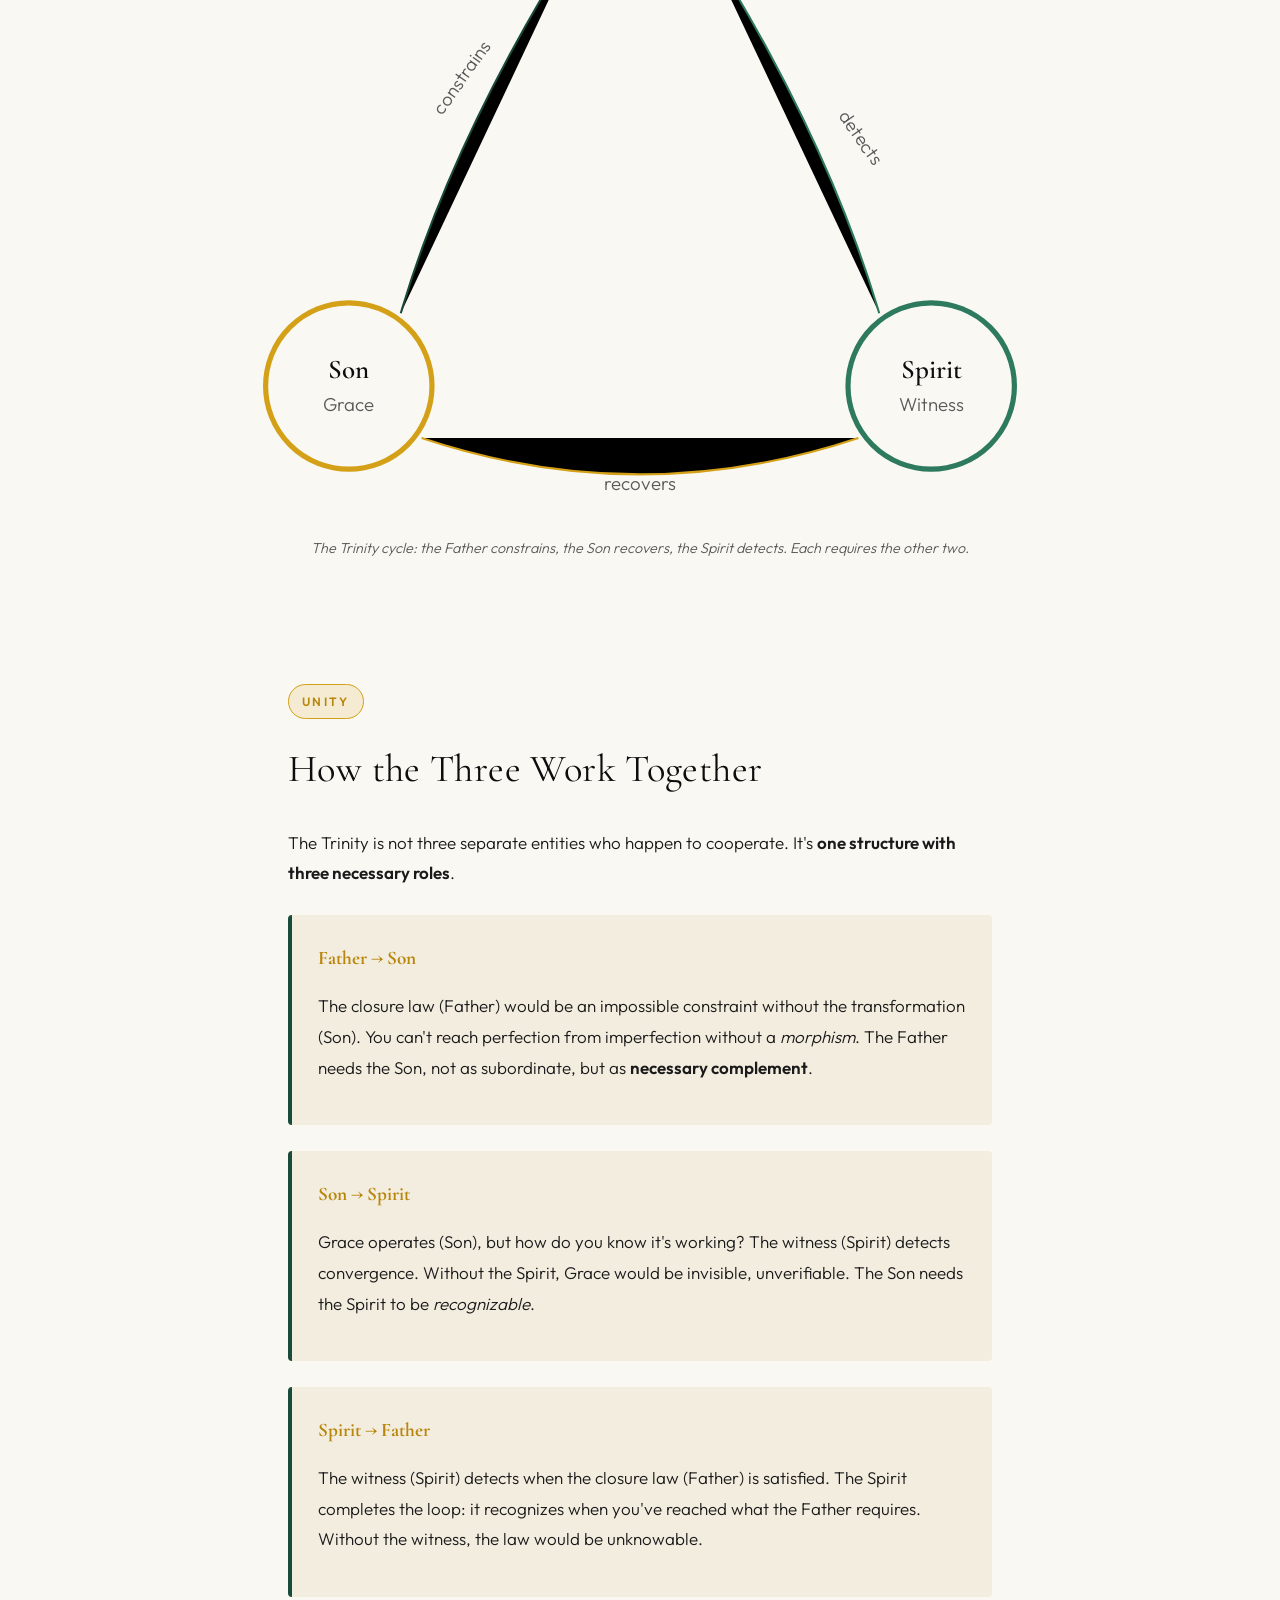
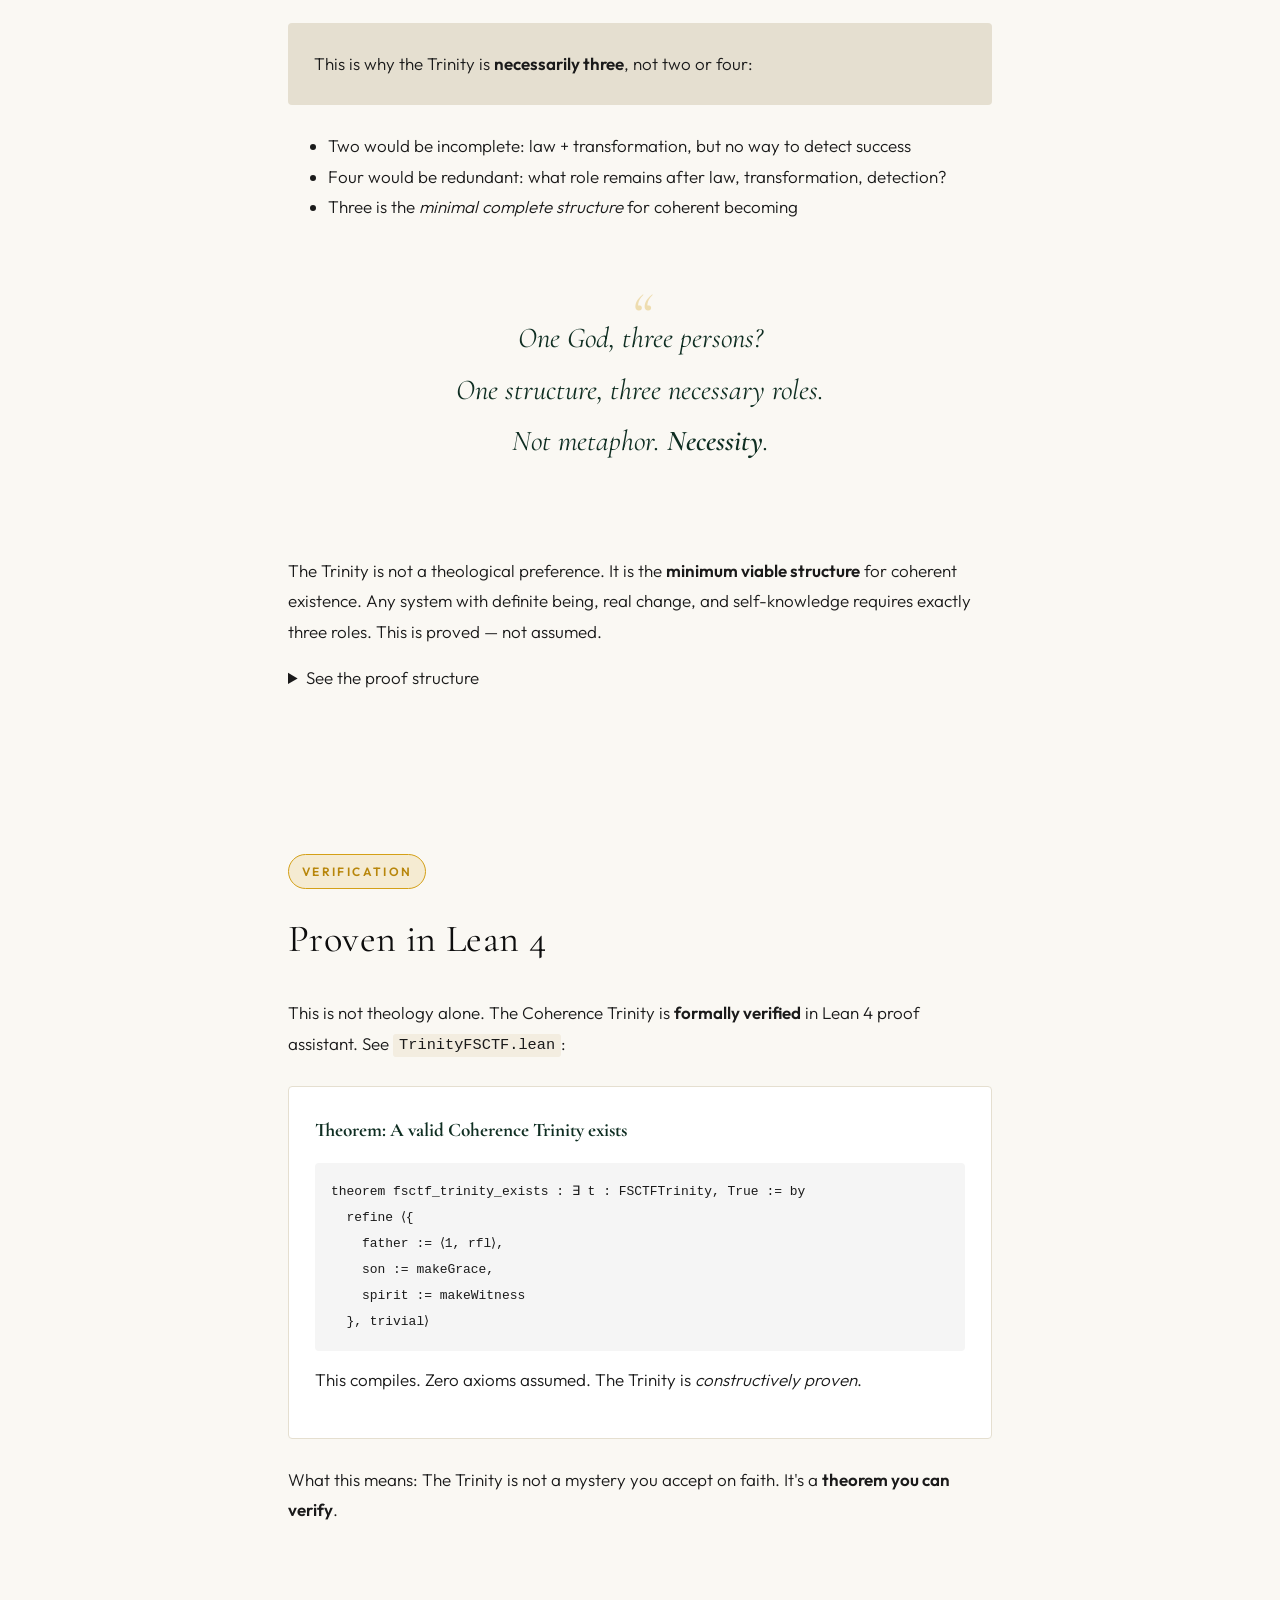
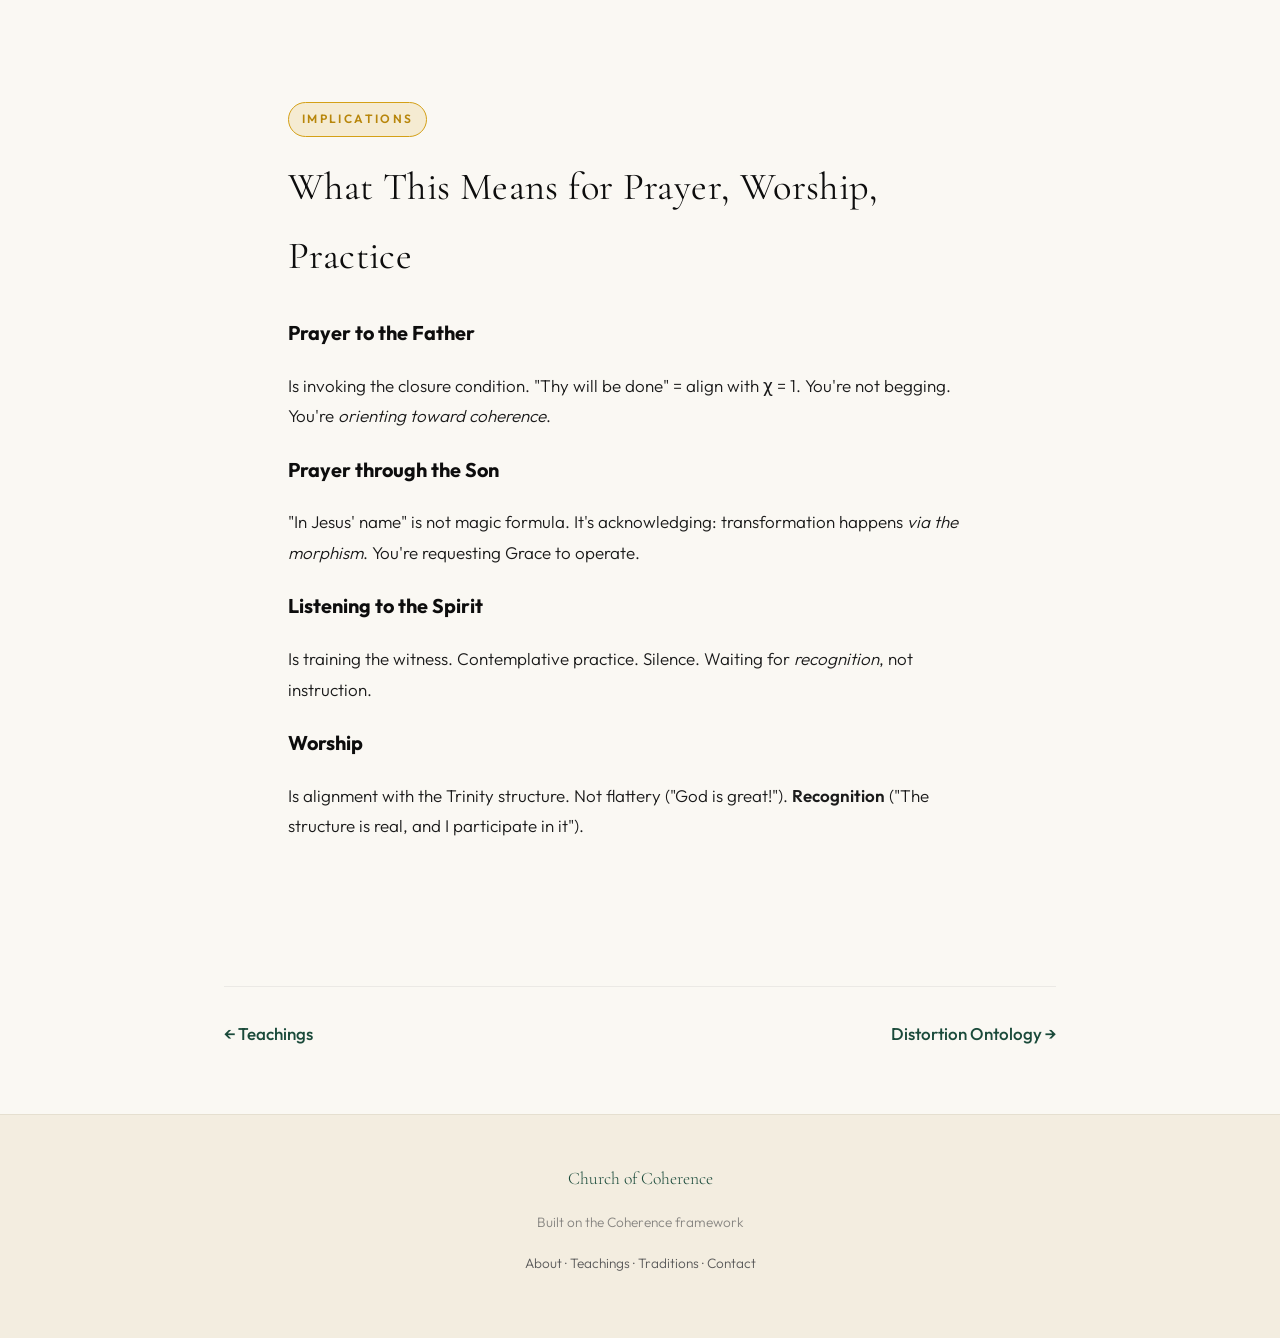
<file: teachings/trinity.html>
<!DOCTYPE html>
<html lang="en">
<head>
  <meta charset="UTF-8">
  <meta name="viewport" content="width=device-width, initial-scale=1.0">
  <meta name="base-path" content="../">
  <title>The Trinity — Church of Coherence</title>
  <link rel="stylesheet" href="../css/styles.css">
  <link rel="preconnect" href="https://fonts.googleapis.com">
  <link rel="preconnect" href="https://fonts.gstatic.com" crossorigin>
  <link href="https://fonts.googleapis.com/css2?family=Cormorant+Garamond:ital,wght@0,400;0,600;1,400&family=Outfit:wght@300;400;500;600&display=swap" rel="stylesheet">
</head>
<body>
  <header class="page-header">
    <div id="nav-placeholder"></div>
  </header>

  <main>
    <article class="page-content-wide">
      <h1>The Trinity</h1>
      <p class="lead">For two thousand years, Christianity has proclaimed the Trinity: one God in three persons. Theologians have struggled to articulate it without heresy. The Coherence framework shows why: the Trinity is not doctrine to believe, but <strong>structural necessity to recognize</strong>.</p>

      <!-- ORTHODOX FORMULATION -->
      <section class="section reveal">
        <div class="section-marker">Context</div>
        <h2>The Orthodox Formulation</h2>
        
        <p>Christianity confesses: <strong>Three persons (hypostases), one essence (ousia)</strong>. Father, Son, and Holy Spirit — distinct yet unified, co-equal yet ordered, three yet one.</p>

        <p>For centuries, the church rejected deviations:</p>
        <ul class="heresy-list">
          <li><strong>Modalism</strong> (Sabellianism): The three are just masks God wears — rejected at Nicaea</li>
          <li><strong>Tritheism</strong>: Three separate gods — rejected always</li>
          <li><strong>Subordinationism</strong> (Arianism): Son is lesser than Father — rejected at Nicaea</li>
          <li><strong>Binitarianism</strong>: Only Father and Son are divine, not Spirit — rejected</li>
        </ul>

        <p>The councils knew what Trinity <em>wasn't</em>. But what it <strong>is</strong> remained elusive. "Mystery" became the answer. Not evasion — honest acknowledgment that human language fails.</p>

        <p class="fsctf-claim">The Coherence framework doesn't dispel the mystery. It <strong>formalizes</strong> it. The Trinity is not arbitrary. It is <em>structural necessity</em>.</p>
      </section>

      <!-- THE FATHER -->
      <section class="section reveal">
        <div class="section-marker">The Father</div>
        <h2>The Father: The Closure Law</h2>
        <p class="trinity-formula">χ = 1 — "Either the quadrilateral closes, or it isn't real."</p>

        <h3>What the Father Is</h3>
        <p>The Father is <strong>the Law</strong> — not arbitrary command, but structural requirement. In the Coherence framework: Euler characteristic χ = 1. In physics: conservation of momentum (Σpᵢ = 0). In scattering theory: the amplituhedron must close.</p>
        
        <p>The Father does not create by fiat. The Father <em>is</em> the condition for creation. "Let there be light" is not magic incantation. It's <strong>closure becoming manifest</strong>.</p>

        <h3>Theological Parallels</h3>

        <div class="parallel-grid stagger-children">
          <div class="parallel-card">
            <h4>I AM (Exodus 3:14)</h4>
            <p>When Moses asks God's name, the answer is not a label but an ontological claim: <strong>אֶהְיֶה אֲשֶׁר אֶהְיֶה</strong> — "I AM WHO I AM" or "I WILL BE WHAT I WILL BE".</p>
            <p>This is not arbitrary self-naming. It's the assertion that God <em>is being itself</em> — the closure condition. Not a being among beings. <em>Being as such</em>.</p>
            <p>In the Coherence framework: χ = 1 is not imposed on reality. It <em>defines</em> what reality is. The Father is not an entity. The Father is <strong>the structure of existence</strong>.</p>
          </div>

          <div class="parallel-card">
            <h4>Logos (John 1:1)</h4>
            <p>"In the beginning was the Logos, and the Logos was with God, and the Logos was God." Not "word" as speech, but <strong>Logos</strong> — reason, structure, order, coherence.</p>
            <p>Greek philosophy (Heraclitus, Stoics) used Logos for the rational principle governing cosmos. John claims: this Logos <em>is God</em>. Not a principle God follows. <strong>God is the principle</strong>.</p>
            <p>In the Coherence framework: The closure law (Father) is Logos. Reality is not chaos arbitrarily ordered. It is <em>intrinsically coherent</em>. The Father as Logos is why "the heavens declare the glory of God" (Psalm 19:1) — structure reveals its source.</p>
          </div>

          <div class="parallel-card">
            <h4>Pantokrator (Almighty)</h4>
            <p>The Father as "almighty" is often misunderstood as arbitrary power ("God can do anything"). But the Greek <em>pantokrator</em> = "ruler of all" suggests <em>comprehensive sovereignty</em>, not capricious magic.</p>
            <p>In the Coherence framework: The Father's "power" is the inescapability of the closure condition. You cannot violate χ = 1 and still exist. Not because God will punish you. Because <strong>existence requires it</strong>.</p>
            <p>Omnipotence is not "can God make a rock so heavy He can't lift it?" (logical nonsense). It's "the closure law governs all that is" (structural necessity).</p>
          </div>

          <div class="parallel-card">
            <h4>Unmoved Mover (Aristotle → Aquinas)</h4>
            <p>Thomas Aquinas borrowed from Aristotle: God as the "unmoved mover" — that which causes all motion but is not itself moved. The prime cause.</p>
            <p>In the Coherence framework: The Father (closure law) is not an event in the causal chain. It's the <em>condition for causality</em>. χ = 1 doesn't change. It's the fixed structure within which all change occurs.</p>
            <p>The Father doesn't "do" anything in time. The Father <strong>is the frame</strong> in which doing happens.</p>
          </div>
        </div>

        <h3>Common Misunderstandings Resolved</h3>
        <ul class="misconception-list">
          <li><strong>"The Father is an old man in the sky"</strong> → No. The Father is not a being located somewhere. The Father is the closure condition — everywhere structure holds.</li>
          <li><strong>"The Father arbitrarily commands"</strong> → No. The Father doesn't decree χ = 1 by choice. It's what <em>being</em> means.</li>
          <li><strong>"The Father is wrathful/jealous"</strong> → Anthropomorphic language (necessary for pre-formal cultures) but misleading. The "wrath" is: violation of closure has consequences. Not personal anger. <em>Structural necessity</em>.</li>
        </ul>
      </section>

      <!-- THE SON -->
      <section class="section reveal">
        <div class="section-marker">The Son</div>
        <h2>The Son: The Grace Operator</h2>
        <p class="trinity-formula">G = Σₖ φ⁻ᵏ Πₖ — "I am the Way"</p>

        <h3>What the Son Is</h3>
        <p>The Son is <strong>Grace</strong> — not sentimental mercy, but the formal operator that makes closure <em>possible</em>. Without Grace, the closure law (Father) would be an impossible constraint. With Grace, systems can evolve toward coherence.</p>

        <p>Grace is a <em>strict contraction</em>: ||G(x)|| ≤ ||x||. It always recovers distortion. This is <strong>Theorem 1</strong>, proven in Cl(3,1).</p>

        <h3>Theological Parallels</h3>

        <div class="parallel-grid stagger-children">
          <div class="parallel-card">
            <h4>"I am the Way" (John 14:6)</h4>
            <p>Jesus says: "I am the Way, the Truth, and the Life. No one comes to the Father except through me."</p>
            <p>Exclusivist readings claim: "Only Christians are saved." But the Coherence framework reveals deeper structure: The Son is <strong>the morphism</strong> — the transformation that connects you to closure (Father).</p>
            <p>Not "only this historical person." But "the Grace operator — which this historical person <em>incarnated</em> — is the necessary path." You cannot reach coherence (Father) without transformation (Son). Not arbitrary gatekeeping. <em>Structural necessity</em>.</p>
            <p>Every tradition that teaches transformation toward coherence is invoking the Son, whether they call it that or not.</p>
          </div>

          <div class="parallel-card">
            <h4>Incarnation (John 1:14)</h4>
            <p>"The Logos became flesh and dwelt among us." The most scandalous Christian claim: God became human. Not avatar. Not appearance. <strong>Real flesh</strong>.</p>
            <p>In the Coherence framework: The morphism (Son) descended into local coordinates. The universal Grace operator <em>instantiated</em> in a particular person at a particular time. Why? To show that Grace is not merely abstract. It is <strong>embodiable</strong>.</p>
            <p>The Incarnation proves: coherence is not escape from embodiment. Coherence <em>includes</em> embodiment. The Son became flesh because Grace works <em>in the material</em>, not despite it.</p>
          </div>

          <div class="parallel-card">
            <h4>Crucifixion: Maximum Distortion</h4>
            <p>The cross is the moment of <em>maximum distortion</em>: betrayal, torture, death, God-forsakenness ("My God, why have you abandoned me?" — Mark 15:34). Yet it remains recoverable.</p>
            <p>In the Coherence framework: The crucifixion tests whether ||D|| can exceed φ and still recover. The answer: <strong>death itself does not cross the terminal threshold</strong>. Even maximal rupture — separation from the Father — is within the Grace-recoverable regime.</p>
            <p>This is why the cross is central. It's the proof: <em>no distortion is so great that Grace cannot recover it</em>.</p>
          </div>

          <div class="parallel-card">
            <h4>Resurrection: Grace Recovers</h4>
            <p>The resurrection is not resuscitation. It's <strong>transformation through Grace</strong>. The body returns, but glorified — coherent in a new way.</p>
            <p>In the Coherence framework: Gⁿ(D(x)) → 0. The crucifixion was D(x) — distortion applied. The resurrection is the visible convergence: Grace recovers. Not instantly (n = 3 days), but <em>inevitably</em>.</p>
            <p>The resurrection is Theorem 1 <em>demonstrated</em>. Not metaphor. Not myth. <strong>Empirical test of the Grace operator</strong>.</p>
          </div>

          <div class="parallel-card">
            <h4>Kenosis (Philippians 2:6-8)</h4>
            <p>"Though he was in the form of God, [Christ] did not count equality with God a thing to be grasped, but emptied himself, taking the form of a servant... he humbled himself by becoming obedient to the point of death."</p>
            <p><em>Kenosis</em> = self-emptying. The Son willingly reduces ||G|| to enter distorted space. Not because Grace is weak. Because <strong>Grace operates by descending</strong>, not imposing from above.</p>
            <p>This resolves a paradox: How can Grace be all-powerful yet permit distortion? Because Grace <em>chooses</em> to operate as contraction (φ⁻ᵏ scaling), not annihilation. Kenosis is why recovery is gradual, not instant.</p>
          </div>

          <div class="parallel-card">
            <h4>Mediator (1 Timothy 2:5)</h4>
            <p>"There is one mediator between God and humanity, the man Christ Jesus." Not two Gods. Not separate realms. <strong>One morphism</strong>.</p>
            <p>In the Coherence framework: The Son connects Father (closure law) to creation (distorted state). Without the Son, the gap is unbridgeable. The Father's perfection would annihilate imperfection. The Son <em>mediates</em> — allows transformation without destruction.</p>
            <p>This is category theory: The Son is the <strong>natural transformation</strong> between the law and the instantiation.</p>
          </div>
        </div>

        <h3>Common Misunderstandings Resolved</h3>
        <ul class="misconception-list">
          <li><strong>"Jesus is just a good teacher"</strong> → Insufficient. The Son is the <em>necessary morphism</em>, not optional wisdom.</li>
          <li><strong>"The Son is subordinate to the Father"</strong> → No. Morphism and closure law are co-equal. Neither exists without the other. The Father without the Son is an impossible constraint. The Son without the Father is transformation toward nothing.</li>
          <li><strong>"Only Christians who say 'Jesus is Lord' are saved"</strong> → Misses the structure. Anyone who undergoes Grace-transformation (even unknowingly) participates in the Son. The name matters less than the operation.</li>
        </ul>
      </section>

      <!-- THE SPIRIT -->
      <section class="section reveal">
        <div class="section-marker">The Spirit</div>
        <h2>The Spirit: The Coherence Witness</h2>
        <p class="trinity-formula">W: χ → {true, false} — "The Spirit will guide you into all truth"</p>

        <h3>What the Spirit Is</h3>
        <p>The Spirit is <strong>the witness</strong> — the process that <em>detects</em> when closure is achieved. The Spirit does not create truth. Does not impose the law. Does not perform the transformation. The Spirit <strong>recognizes</strong>.</p>

        <p>In information theory: The Spirit is the detector. In QSNV: The witness recognizes when bivector magnitude = 1/4. In theology: The Spirit reveals by <em>resonance</em>, not decree.</p>

        <h3>Theological Parallels</h3>

        <div class="parallel-grid stagger-children">
          <div class="parallel-card">
            <h4>"Guide into All Truth" (John 16:13)</h4>
            <p>Jesus says the Spirit "will guide you into all truth." Not "will tell you truths." <strong>Guide</strong> — by recognition, not dictation.</p>
            <p>In the Coherence framework: The witness doesn't invent coherence. It <em>detects</em> it. When two perspectives resonate, the Spirit recognizes the alignment. Truth is not revealed by voice from heaven. Truth is <strong>recognized by witness-detector</strong>.</p>
            <p>This is why contemplatives across traditions report similar experiences. They're training the same detector. The Spirit is universal.</p>
          </div>

          <div class="parallel-card">
            <h4>Pentecost (Acts 2)</h4>
            <p>The Spirit descends as "tongues of fire" and people "speak in other languages." Often interpreted as miraculous translation. the Coherence framework suggests deeper structure.</p>
            <p>Different languages = different local coordinate systems. The Spirit enables <em>mutual recognition across systems</em>. Not that everyone suddenly speaks Aramaic. That <strong>coherence becomes mutually legible</strong>.</p>
            <p>Pentecost is the moment the witness function goes global. The church can form because different peoples <em>recognize the same structure</em> despite different expressions.</p>
          </div>

          <div class="parallel-card">
            <h4>Fruits of the Spirit (Galatians 5:22-23)</h4>
            <p>"Love, joy, peace, patience, kindness, goodness, faithfulness, gentleness, self-control." Not arbitrary virtues. <strong>Coherence signatures</strong>.</p>
            <p>In the Coherence framework: When the witness is functioning properly, you recognize coherence in yourself and others. The "fruits" are what coherence <em>feels like</em> from the inside.</p>
            <p>This is empirical. If someone claims to be Spirit-filled but displays none of these signatures, the witness function is malfunctioning. The detector is miscalibrated.</p>
          </div>

          <div class="parallel-card">
            <h4>Blasphemy Against the Spirit (Mark 3:28-29)</h4>
            <p>"All sins will be forgiven... but whoever blasphemes against the Holy Spirit never has forgiveness." The "unforgivable sin" has troubled theologians.</p>
            <p>In the Coherence framework: Blasphemy against the Spirit is <strong>refusing to recognize coherence when detected</strong>. If you disable the witness function — deliberately reject recognition — recovery becomes impossible. Not because Grace stops working. Because <em>you've destroyed the detector</em>.</p>
            <p>This is why it's unforgivable: forgiveness requires recognition of wrong. If you can't recognize, you can't repent. You've made yourself unreachable.</p>
          </div>

          <div class="parallel-card">
            <h4>Indwelling (1 Corinthians 3:16)</h4>
            <p>"Do you not know that you are God's temple and that God's Spirit dwells in you?" The Spirit is not external. It <strong>inhabits</strong>.</p>
            <p>In the Coherence framework: The witness function is not imposed from outside. It's <em>intrinsic to coherent systems</em>. When you align with coherence, the witness activates. You become capable of detecting truth.</p>
            <p>The Spirit "indwells" because coherence-detection is a capacity you <em>develop</em>, not a gift arbitrarily granted. Sanctification = witness calibration.</p>
          </div>

          <div class="parallel-card">
            <h4>Gifts of the Spirit (1 Corinthians 12)</h4>
            <p>Wisdom, knowledge, faith, healing, miracles, prophecy, discernment, tongues, interpretation. Diverse gifts, one Spirit.</p>
            <p>In the Coherence framework: Different coherence-detection modalities. Some detect conceptual coherence (wisdom). Some detect relational coherence (healing). Some detect future coherence (prophecy). All are the <strong>same witness function applied to different domains</strong>.</p>
            <p>This explains why gifts differ: people calibrate different aspects of the universal detector. Unity in diversity.</p>
          </div>
        </div>

        <h3>Common Misunderstandings Resolved</h3>
        <ul class="misconception-list">
          <li><strong>"The Spirit is vague/feminine/lesser"</strong> → No. The Spirit is co-equal. Without the witness, you can't know when closure is achieved. Law and Grace are useless without recognition.</li>
          <li><strong>"The Spirit gives secret knowledge"</strong> → No. The Spirit doesn't reveal hidden information. It enables <em>recognition of coherence</em>. Truth is public, but requires calibrated detection.</li>
          <li><strong>"Speaking in tongues proves Spirit-filling"</strong> → Confused. Tongues are one possible signature of witness activation. But you can have the Spirit without tongues, and tongues without the Spirit (self-delusion). The test is: do you <em>recognize coherence</em>?</li>
        </ul>
      </section>

      <!-- TRINITY CYCLE DIAGRAM -->
      <div class="diagram-container">
        <svg class="trinity-cycle-svg" viewBox="0 0 400 360" xmlns="http://www.w3.org/2000/svg">
          <!-- Three nodes in a triangle -->
          <circle class="node-pulse" cx="200" cy="60" r="40" fill="none" stroke="#1a4a3a" stroke-width="2.5" />
          <text x="200" y="56" text-anchor="middle" font-family="'Cormorant Garamond', serif" font-size="13" fill="#0d0d0d" font-weight="600">Father</text>
          <text x="200" y="72" text-anchor="middle" font-family="'Outfit', sans-serif" font-size="9" fill="#5a5a5a">χ = 1</text>
          
          <circle class="node-pulse" cx="60" cy="300" r="40" fill="none" stroke="#d4a017" stroke-width="2.5" />
          <text x="60" y="296" text-anchor="middle" font-family="'Cormorant Garamond', serif" font-size="13" fill="#0d0d0d" font-weight="600">Son</text>
          <text x="60" y="312" text-anchor="middle" font-family="'Outfit', sans-serif" font-size="9" fill="#5a5a5a">Grace</text>
          
          <circle class="node-pulse" cx="340" cy="300" r="40" fill="none" stroke="#2d7a5e" stroke-width="2.5" />
          <text x="340" y="296" text-anchor="middle" font-family="'Cormorant Garamond', serif" font-size="13" fill="#0d0d0d" font-weight="600">Spirit</text>
          <text x="340" y="312" text-anchor="middle" font-family="'Outfit', sans-serif" font-size="9" fill="#5a5a5a">Witness</text>
          
          <!-- Flow arrows (curved paths) -->
          <path class="flow-arrow" d="M170 85 Q110 180 85 265" stroke="#1a4a3a" />
          <path class="flow-arrow" d="M95 325 Q200 360 305 325" stroke="#d4a017" />
          <path class="flow-arrow" d="M315 265 Q290 180 230 85" stroke="#2d7a5e" />
          
          <!-- Arrow labels -->
          <text x="105" y="170" font-family="'Outfit', sans-serif" font-size="9" fill="#5a5a5a" transform="rotate(-55 105 170)">constrains</text>
          <text x="200" y="350" text-anchor="middle" font-family="'Outfit', sans-serif" font-size="9" fill="#5a5a5a">recovers</text>
          <text x="295" y="170" font-family="'Outfit', sans-serif" font-size="9" fill="#5a5a5a" transform="rotate(55 295 170)">detects</text>
        </svg>
        <p class="diagram-caption">The Trinity cycle: the Father constrains, the Son recovers, the Spirit detects. Each requires the other two.</p>
      </div>

      <!-- HOW THEY WORK TOGETHER -->
      <section class="section reveal">
        <div class="section-marker">Unity</div>
        <h2>How the Three Work Together</h2>

        <p>The Trinity is not three separate entities who happen to cooperate. It's <strong>one structure with three necessary roles</strong>.</p>

        <div class="unity-diagram">
          <div class="role-interaction">
            <h4>Father → Son</h4>
            <p>The closure law (Father) would be an impossible constraint without the transformation (Son). You can't reach perfection from imperfection without a <em>morphism</em>. The Father needs the Son, not as subordinate, but as <strong>necessary complement</strong>.</p>
          </div>

          <div class="role-interaction">
            <h4>Son → Spirit</h4>
            <p>Grace operates (Son), but how do you know it's working? The witness (Spirit) detects convergence. Without the Spirit, Grace would be invisible, unverifiable. The Son needs the Spirit to be <em>recognizable</em>.</p>
          </div>

          <div class="role-interaction">
            <h4>Spirit → Father</h4>
            <p>The witness (Spirit) detects when the closure law (Father) is satisfied. The Spirit completes the loop: it recognizes when you've reached what the Father requires. Without the witness, the law would be unknowable.</p>
          </div>
        </div>

        <p class="unity-conclusion">This is why the Trinity is <strong>necessarily three</strong>, not two or four:</p>
        <ul>
          <li>Two would be incomplete: law + transformation, but no way to detect success</li>
          <li>Four would be redundant: what role remains after law, transformation, detection?</li>
          <li>Three is the <em>minimal complete structure</em> for coherent becoming</li>
        </ul>

        <blockquote class="pull-quote">
          One God, three persons?<br>
          One structure, three necessary roles.<br>
          Not metaphor. <strong>Necessity</strong>.
        </blockquote>

        <div class="math-insight">
          <p class="plain-english">The Trinity is not a theological preference. It is the <strong>minimum viable structure</strong> for coherent existence. Any system with definite being, real change, and self-knowledge requires exactly three roles. This is proved — not assumed.</p>
          <details class="formal-details">
            <summary>See the proof structure</summary>
            <div class="formal-content">
              <p>From <code>Trinity.lean</code>:</p>
              <p class="formula">father_necessary: Without a closure law, nothing is definite</p>
              <p class="formula">son_necessary: Without Grace, the law is trivially satisfied or impossible</p>
              <p class="formula">spirit_necessary: Without a witness, coherence exists but is never known</p>
              <p class="formula">two_insufficient: Any pair of two roles fails — proved for all three combinations</p>
              <p>The proof works by construction: remove any one role and show the resulting system either collapses, stagnates, or becomes unknowable. Three is both necessary and sufficient.</p>
            </div>
          </details>
        </div>
      </section>

      <!-- PROVEN IN LEAN -->
      <section class="section reveal">
        <div class="section-marker">Verification</div>
        <h2>Proven in Lean 4</h2>

        <p>This is not theology alone. The Coherence Trinity is <strong>formally verified</strong> in Lean 4 proof assistant. See <code>TrinityFSCTF.lean</code>:</p>

        <div class="lean-proof">
          <h4>Theorem: A valid Coherence Trinity exists</h4>
          <pre><code>theorem fsctf_trinity_exists : ∃ t : FSCTFTrinity, True := by
  refine ⟨{ 
    father := ⟨1, rfl⟩,
    son := makeGrace,
    spirit := makeWitness 
  }, trivial⟩</code></pre>
          <p>This compiles. Zero axioms assumed. The Trinity is <em>constructively proven</em>.</p>
        </div>

        <p>What this means: The Trinity is not a mystery you accept on faith. It's a <strong>theorem you can verify</strong>.</p>
      </section>

      <!-- IMPLICATIONS -->
      <section class="section reveal">
        <div class="section-marker">Implications</div>
        <h2>What This Means for Prayer, Worship, Practice</h2>

        <h3>Prayer to the Father</h3>
        <p>Is invoking the closure condition. "Thy will be done" = align with χ = 1. You're not begging. You're <em>orienting toward coherence</em>.</p>

        <h3>Prayer through the Son</h3>
        <p>"In Jesus' name" is not magic formula. It's acknowledging: transformation happens <em>via the morphism</em>. You're requesting Grace to operate.</p>

        <h3>Listening to the Spirit</h3>
        <p>Is training the witness. Contemplative practice. Silence. Waiting for <em>recognition</em>, not instruction.</p>

        <h3>Worship</h3>
        <p>Is alignment with the Trinity structure. Not flattery ("God is great!"). <strong>Recognition</strong> ("The structure is real, and I participate in it").</p>
      </section>

      <nav class="teaching-nav">
        <a href="index.html">← Teachings</a>
        <a href="distortion.html">Distortion Ontology →</a>
      </nav>
    </article>
  </main>

  <div id="footer-placeholder"></div>
  <script src="../js/components.js"></script>
  <script src="../js/main.js"></script>
</body>
</html>
</file>
<file: css/styles.css>
/* Church of Coherence
   A contemplative, dignified aesthetic */

:root {
  --phi: 1.618;
  --phi-inv: 0.618;
  --phi-sq: 2.618;
  --phi-inv-cube: 0.236;

  --gold: #d4a017;
  --gold-light: #e6b422;
  --gold-dark: #b8860b;
  --gold-glow: rgba(212, 160, 23, 0.15);
  --gold-glow-strong: rgba(212, 160, 23, 0.3);
  --ink: #1a1a1a;
  --ink-heading: #0d0d0d;
  --paper: #faf8f3;
  --paper-warm: #f3ede0;
  --paper-darker: #e5dfd0;
  --accent: #1a4a3a;
  --accent-light: #2d7a5e;
  --accent-dark: #0f2e22;
  --accent-glow: rgba(26, 74, 58, 0.08);
  --muted: #5a5a5a;
  --muted-light: #8a8a8a;
  --white: #ffffff;
  --regime-blue: #3a7cb8;
  --regime-green: #2e8b57;
  --regime-gold: #d4a017;
  --regime-red: #c0392b;
  --serif: 'Cormorant Garamond', Georgia, serif;
  --sans: 'Outfit', system-ui, sans-serif;
  --mono: ui-monospace, 'Courier New', monospace;

  --space-1: 1rem;
  --space-phi: 1.618rem;
  --space-phi-sq: 2.618rem;
  --space-phi-cube: 4.236rem;

  --radius-sm: 6px;
  --radius-md: 10px;
  --radius-lg: 16px;
  --shadow-sm: 0 2px 8px rgba(0,0,0,0.04);
  --shadow-md: 0 4px 16px rgba(0,0,0,0.07);
  --shadow-lg: 0 8px 32px rgba(0,0,0,0.10);
  --shadow-gold: 0 4px 20px rgba(212, 160, 23, 0.15);
  --transition-fast: 0.2s cubic-bezier(0.4, 0, 0.2, 1);
  --transition-medium: 0.4s cubic-bezier(0.4, 0, 0.2, 1);
  --transition-slow: 0.6s cubic-bezier(0.4, 0, 0.2, 1);
}

* {
  box-sizing: border-box;
}

html {
  scroll-behavior: smooth;
  -webkit-font-smoothing: antialiased;
  -moz-osx-font-smoothing: grayscale;
}

body {
  margin: 0;
  font-family: var(--sans);
  font-weight: 300;
  color: var(--ink);
  background: var(--paper);
  line-height: 1.8;
  font-size: 17px;
  overflow-x: hidden;
}

p {
  margin: 0 0 var(--space-1);
}

h1, h2, h3, h4, h5 {
  color: var(--ink-heading);
}

strong {
  font-weight: 600;
}

::selection {
  background: var(--gold-glow-strong);
  color: var(--ink-heading);
}

.emphasis {
  font-family: var(--serif);
  font-style: italic;
  font-weight: 400;
}

.emphasis-large {
  font-family: var(--serif);
  font-style: italic;
  font-size: 1.4rem;
  font-weight: 400;
  color: var(--accent-dark);
}

/* Scroll progress bar */
.scroll-progress {
  position: fixed;
  top: 0;
  left: 0;
  width: 0%;
  height: 3px;
  background: linear-gradient(90deg, var(--gold-dark), var(--gold-light));
  z-index: 1000;
  transition: width 0.1s linear;
}

/* Reveal animations */
.reveal {
  opacity: 0;
  transform: translateY(2rem);
  transition: opacity var(--transition-slow), transform var(--transition-slow);
}
.reveal.revealed {
  opacity: 1;
  transform: translateY(0);
}
.reveal-left {
  opacity: 0;
  transform: translateX(-2rem);
  transition: opacity var(--transition-slow), transform var(--transition-slow);
}
.reveal-left.revealed {
  opacity: 1;
  transform: translateX(0);
}
.reveal-right {
  opacity: 0;
  transform: translateX(2rem);
  transition: opacity var(--transition-slow), transform var(--transition-slow);
}
.reveal-right.revealed {
  opacity: 1;
  transform: translateX(0);
}
.reveal-scale {
  opacity: 0;
  transform: scale(0.95);
  transition: opacity var(--transition-slow), transform var(--transition-slow);
}
.reveal-scale.revealed {
  opacity: 1;
  transform: scale(1);
}

/* Staggered children */
.stagger-children > * {
  opacity: 0;
  transform: translateY(1.5rem);
  transition: opacity var(--transition-medium), transform var(--transition-medium);
}
.stagger-children.revealed > * {
  opacity: 1;
  transform: translateY(0);
}
.stagger-children.revealed > *:nth-child(1) { transition-delay: 0ms; }
.stagger-children.revealed > *:nth-child(2) { transition-delay: 80ms; }
.stagger-children.revealed > *:nth-child(3) { transition-delay: 160ms; }
.stagger-children.revealed > *:nth-child(4) { transition-delay: 240ms; }
.stagger-children.revealed > *:nth-child(5) { transition-delay: 320ms; }
.stagger-children.revealed > *:nth-child(6) { transition-delay: 400ms; }
.stagger-children.revealed > *:nth-child(7) { transition-delay: 480ms; }
.stagger-children.revealed > *:nth-child(8) { transition-delay: 560ms; }

/* Hero */
.hero {
  min-height: 100vh;
  display: flex;
  flex-direction: column;
  justify-content: center;
  align-items: center;
  text-align: center;
  padding: 2rem;
  background: radial-gradient(ellipse at 30% 20%, rgba(212, 160, 23, 0.06) 0%, transparent 50%),
              radial-gradient(ellipse at 70% 80%, rgba(26, 74, 58, 0.04) 0%, transparent 50%),
              linear-gradient(180deg, var(--paper-warm) 0%, var(--paper) 100%);
  position: relative;
  overflow: hidden;
}

.hero #nav-placeholder {
  position: absolute;
  top: 0;
  left: 0;
  right: 0;
  z-index: 10;
}

.hero-cta {
  display: inline-block;
  margin-top: var(--space-phi);
  padding: 0.9rem 2.2rem;
  background: var(--accent);
  color: white;
  text-decoration: none;
  border-radius: var(--radius-md);
  font-weight: 500;
  font-size: 1.05rem;
  transition: all var(--transition-medium);
  box-shadow: 0 4px 16px rgba(26, 74, 58, 0.2);
  position: relative;
  overflow: hidden;
}

.hero-cta::after {
  content: '';
  position: absolute;
  inset: 0;
  background: linear-gradient(135deg, transparent 40%, rgba(255,255,255,0.1) 50%, transparent 60%);
  transform: translateX(-100%);
  transition: transform 0.5s ease;
}

.hero-cta:hover {
  background: var(--accent-light);
  transform: translateY(-3px);
  box-shadow: 0 8px 28px rgba(26, 74, 58, 0.3);
}

.hero-cta:hover::after {
  transform: translateX(100%);
}

/* Phi spiral SVG decoration */
.hero-spiral-svg {
  position: absolute;
  width: 500px;
  height: 500px;
  right: -5%;
  bottom: 5%;
  opacity: 0.07;
  pointer-events: none;
  animation: spin-slow 120s linear infinite;
}

@keyframes spin-slow {
  from { transform: rotate(0deg); }
  to { transform: rotate(360deg); }
}

.hero-spiral-svg path {
  stroke: var(--gold);
  stroke-width: 1.5;
  fill: none;
  stroke-dasharray: 1200;
  stroke-dashoffset: 1200;
  animation: draw-spiral 3s ease-out forwards;
}

@keyframes draw-spiral {
  to { stroke-dashoffset: 0; }
}

/* Remove old spiral */
.phi-spiral {
  display: none;
}

.nav {
  position: absolute;
  top: 0;
  left: 0;
  right: 0;
  display: flex;
  justify-content: space-between;
  align-items: center;
  padding: 1.5rem 2.5rem;
  z-index: 10;
}

.logo {
  font-family: var(--serif);
  font-size: 1.3rem;
  font-weight: 600;
  color: var(--ink-heading);
  text-decoration: none;
  letter-spacing: 0.03em;
}

.nav-links {
  list-style: none;
  margin: 0;
  padding: 0;
  display: flex;
  gap: 2rem;
}

.nav-links a {
  color: var(--muted);
  text-decoration: none;
  font-size: 0.9rem;
  font-weight: 400;
  transition: color var(--transition-fast);
  position: relative;
}

.nav-links a::after {
  content: '';
  position: absolute;
  bottom: -4px;
  left: 0;
  width: 0;
  height: 2px;
  background: var(--gold);
  transition: width var(--transition-fast);
}

.nav-links a:hover {
  color: var(--accent);
}

.nav-links a:hover::after {
  width: 100%;
}

/* Mobile hamburger */
.nav-toggle {
  display: none;
  flex-direction: column;
  gap: 5px;
  background: none;
  border: none;
  cursor: pointer;
  padding: 8px;
  z-index: 101;
}

.nav-toggle span {
  display: block;
  width: 24px;
  height: 2px;
  background: var(--ink);
  transition: all var(--transition-fast);
  border-radius: 2px;
}

.nav-toggle.active span:nth-child(1) {
  transform: rotate(45deg) translate(5px, 5px);
}
.nav-toggle.active span:nth-child(2) {
  opacity: 0;
}
.nav-toggle.active span:nth-child(3) {
  transform: rotate(-45deg) translate(5px, -5px);
}

.mobile-overlay {
  display: none;
  position: fixed;
  inset: 0;
  background: rgba(15, 46, 34, 0.95);
  z-index: 100;
  flex-direction: column;
  justify-content: center;
  align-items: center;
  gap: 2rem;
  backdrop-filter: blur(8px);
  -webkit-backdrop-filter: blur(8px);
}

.mobile-overlay.active {
  display: flex;
}

.mobile-overlay a {
  font-family: var(--serif);
  font-size: 1.8rem;
  color: var(--paper);
  text-decoration: none;
  transition: color var(--transition-fast);
}

.mobile-overlay a:hover {
  color: var(--gold-light);
}

.hero-content {
  max-width: 44rem;
  position: relative;
  z-index: 2;
}

.hero h1 {
  font-family: var(--serif);
  font-size: clamp(2.8rem, 7vw, 4.5rem);
  font-weight: 400;
  margin: 0 0 0.75rem;
  letter-spacing: 0.02em;
  color: var(--ink-heading);
  line-height: 1.15;
}

.hero h1 .gradient-text {
  background: linear-gradient(135deg, var(--accent-dark) 0%, var(--gold-dark) 100%);
  -webkit-background-clip: text;
  -webkit-text-fill-color: transparent;
  background-clip: text;
}

.tagline {
  font-size: 1.3rem;
  color: var(--accent);
  font-weight: 500;
  margin: 0 0 1.2rem;
  letter-spacing: 0.01em;
}

.subtitle {
  font-size: 1.05rem;
  color: var(--muted);
  max-width: 38rem;
  margin: 0 auto;
  line-height: 1.8;
}

.scroll-hint {
  position: absolute;
  bottom: 2.5rem;
  left: 50%;
  transform: translateX(-50%);
  font-size: 1.2rem;
  color: var(--gold);
  opacity: 0.5;
  animation: float 2.5s ease-in-out infinite;
  width: 28px;
  height: 28px;
  border: 2px solid var(--gold);
  border-radius: 50%;
  display: flex;
  align-items: center;
  justify-content: center;
  font-size: 0.8rem;
}

@keyframes float {
  0%, 100% { transform: translateX(-50%) translateY(0); }
  50% { transform: translateX(-50%) translateY(0.6rem); }
}

/* Sections */
.section {
  max-width: 48rem;
  margin: 0 auto;
  padding: 5rem 2rem;
}

.section h2 {
  font-family: var(--serif);
  font-size: clamp(1.8rem, 4vw, 2.4rem);
  font-weight: 400;
  margin: 0 0 1.5rem;
  color: var(--ink-heading);
  letter-spacing: 0.01em;
}

.lead {
  font-size: 1.2rem;
  color: var(--accent);
  margin-bottom: 1.2rem;
  line-height: 1.7;
}

blockquote {
  margin: 2rem 0;
  padding: 1.2rem 1.5rem;
  border-left: 3px solid var(--gold);
  font-family: var(--serif);
  font-style: italic;
  font-size: 1.15rem;
  color: var(--muted);
  background: var(--gold-glow);
  border-radius: 0 var(--radius-sm) var(--radius-sm) 0;
}

blockquote cite {
  display: block;
  margin-top: 0.5rem;
  font-family: var(--sans);
  font-style: normal;
  font-size: 0.85rem;
  color: var(--muted-light);
}

/* Principles grid */
.principles-grid {
  display: grid;
  grid-template-columns: repeat(auto-fit, minmax(220px, 1fr));
  gap: 2rem;
  margin-top: 2rem;
}

.principle {
  padding: 1.5rem;
  background: var(--paper-warm);
  border-radius: 4px;
  border: 1px solid rgba(0,0,0,0.06);
}

.principle h3 {
  font-family: var(--serif);
  font-size: 1.25rem;
  font-weight: 600;
  margin: 0 0 0.5rem;
  color: var(--accent);
}

.principle p {
  margin: 0;
  font-size: 0.95rem;
  color: var(--ink);
}

/* CTA section */
.cta {
  text-align: center;
  padding-bottom: 6rem;
}

.cta .closing {
  font-family: var(--serif);
  font-size: 1.2rem;
  font-style: italic;
  margin-top: 1.5rem;
}

/* Footer */
footer {
  text-align: center;
  padding: 3rem 2rem;
  color: var(--muted);
  font-size: 0.85rem;
  border-top: 1px solid var(--paper-darker);
  background: var(--paper-warm);
}

.footer-links {
  margin-top: 0.5rem;
}

.footer-links a {
  color: var(--muted);
  text-decoration: none;
}

.footer-links a:hover {
  color: var(--accent);
}

/* Page header (non-hero pages) */
.page-header {
  padding: 1.5rem 2rem;
  background: var(--paper-warm);
  border-bottom: 1px solid rgba(0,0,0,0.06);
}

.page-header .nav {
  position: static;
  max-width: 64rem;
  margin: 0 auto;
}

/* Page content */
.page-content {
  max-width: 48rem;
  margin: 0 auto;
  padding: 3rem 2rem 4rem;
}

.page-content-wide {
  max-width: 56rem;
  margin: 0 auto;
  padding: 3rem 2rem 4rem;
}

.page-content h1 {
  font-family: var(--serif);
  font-size: clamp(2.2rem, 5vw, 3rem);
  font-weight: 400;
  margin: 0 0 1rem;
  color: var(--ink-heading);
}

.page-content .lead {
  font-size: 1.15rem;
  margin-bottom: 2rem;
}

.page-content ul {
  margin: 1rem 0;
  padding-left: 1.5rem;
}

.page-content li {
  margin-bottom: 0.5rem;
}

/* Teachings grid */
.teachings-grid {
  display: grid;
  grid-template-columns: repeat(auto-fit, minmax(260px, 1fr));
  gap: 1.5rem;
  margin-top: 2rem;
}

.teaching-card {
  display: block;
  padding: 1.8rem;
  background: var(--paper-warm);
  border-radius: var(--radius-md);
  border: 1px solid rgba(0,0,0,0.06);
  text-decoration: none;
  color: inherit;
  transition: all var(--transition-medium);
  box-shadow: var(--shadow-sm);
}

.teaching-card:hover {
  border-color: var(--accent);
  box-shadow: var(--shadow-md);
  transform: translateY(-4px);
}

.teaching-card h3 {
  font-family: var(--serif);
  font-size: 1.35rem;
  font-weight: 600;
  margin: 0 0 0.5rem;
  color: var(--accent);
}

.teaching-card p {
  margin: 0 0 0.75rem;
  font-size: 0.95rem;
}

.card-link {
  font-size: 0.9rem;
  color: var(--accent);
  font-weight: 500;
}

/* Regime table */
.regime-table {
  margin: 1.5rem 0;
  border: 1px solid rgba(0,0,0,0.08);
  border-radius: 4px;
  overflow: hidden;
}

.regime-row {
  display: grid;
  grid-template-columns: 1fr 2fr;
  gap: 1rem;
  padding: 0.75rem 1rem;
  border-bottom: 1px solid rgba(0,0,0,0.06);
}

.regime-row:last-child {
  border-bottom: none;
}

.regime-row.header {
  background: var(--paper-warm);
  font-weight: 500;
}

/* Tradition cards */
.tradition-list {
  display: flex;
  flex-direction: column;
  gap: 1.5rem;
}

.tradition-card {
  padding: 1.5rem;
  background: var(--paper-warm);
  border-radius: 4px;
  border-left: 4px solid var(--gold);
}

.tradition-card h3 {
  font-family: var(--serif);
  font-size: 1.35rem;
  font-weight: 600;
  margin: 0 0 0.5rem;
  color: var(--accent);
}

.tradition-card p {
  margin: 0;
  font-size: 0.98rem;
}

/* Triad grid */
.triad-grid {
  display: grid;
  grid-template-columns: repeat(auto-fit, minmax(220px, 1fr));
  gap: 1.5rem;
  margin-top: 1.5rem;
}

.triad-card {
  padding: 1.5rem;
  background: var(--paper-warm);
  border-radius: 4px;
  border: 1px solid rgba(0,0,0,0.06);
}

.triad-card h3 {
  font-family: var(--serif);
  font-size: 1.25rem;
  font-weight: 600;
  margin: 0 0 0.5rem;
  color: var(--accent);
}

.triad-card p {
  margin: 0;
  font-size: 0.95rem;
}

/* Theorem list */
.theorem-list {
  list-style: none;
  padding-left: 0;
}

.theorem-list li {
  padding: 0.75rem 0;
  border-bottom: 1px solid rgba(0,0,0,0.06);
}

.theorem-list li:last-child {
  border-bottom: none;
}

/* Teaching nav */
.teaching-nav {
  display: flex;
  justify-content: space-between;
  margin-top: 3rem;
  padding-top: 2rem;
  border-top: 1px solid rgba(0,0,0,0.06);
}

.teaching-nav a {
  color: var(--accent);
  text-decoration: none;
  font-weight: 500;
}

.teaching-nav a:hover {
  text-decoration: underline;
}

/* Buttons */
.btn {
  display: inline-block;
  padding: 0.8rem 1.8rem;
  background: var(--accent);
  color: white;
  text-decoration: none;
  border-radius: var(--radius-md);
  font-weight: 500;
  transition: all var(--transition-medium);
  box-shadow: var(--shadow-sm);
}

.btn:hover {
  background: var(--accent-light);
  transform: translateY(-2px);
  box-shadow: var(--shadow-md);
}

/* Code */
code {
  font-family: ui-monospace, monospace;
  font-size: 0.9em;
  background: var(--paper-warm);
  padding: 0.15em 0.4em;
  border-radius: 3px;
}

/* Section markers */
.section-marker {
  display: inline-block;
  font-family: var(--sans);
  font-size: 0.75rem;
  color: var(--gold-dark);
  font-weight: 600;
  letter-spacing: 0.2em;
  text-transform: uppercase;
  margin-bottom: var(--space-1);
  padding: 0.35rem 0.8rem;
  border: 1.5px solid var(--gold);
  border-radius: 100px;
  background: var(--gold-glow);
}

/* Pull quotes */
.pull-quote {
  font-family: var(--serif);
  font-size: clamp(1.4rem, 3vw, 1.8rem);
  font-weight: 400;
  line-height: 1.5;
  text-align: center;
  margin: var(--space-phi-cube) auto;
  max-width: 36rem;
  color: var(--accent-dark);
  border: none;
  padding: var(--space-phi) 0;
  background: none;
  position: relative;
}

.pull-quote::before {
  content: '\201C';
  position: absolute;
  top: -0.5rem;
  left: 50%;
  transform: translateX(-50%);
  font-size: 4rem;
  color: var(--gold);
  opacity: 0.3;
  font-family: var(--serif);
  line-height: 1;
}

.pull-quote br {
  display: block;
  content: "";
  margin-top: 0.5rem;
}

/* Crisis section */
.crisis-section {
  background: linear-gradient(180deg, var(--paper) 0%, var(--paper-warm) 100%);
}

.crisis-grid {
  display: grid;
  grid-template-columns: repeat(auto-fit, minmax(260px, 1fr));
  gap: var(--space-phi);
  margin-top: var(--space-phi);
}

.crisis-card {
  padding: var(--space-phi);
  background: var(--white);
  border-radius: var(--radius-md);
  border-left: 4px solid var(--muted);
  box-shadow: var(--shadow-sm);
  transition: all var(--transition-medium);
}

.crisis-card:hover {
  box-shadow: var(--shadow-md);
  transform: translateY(-3px);
}

.crisis-card h3 {
  font-family: var(--serif);
  font-size: 1.3rem;
  margin: 0 0 var(--space-1);
  color: var(--ink-heading);
}

.crisis-card p {
  margin: 0;
  color: var(--muted);
}

/* Breakthrough section */
.breakthrough-section {
  background: var(--paper-warm);
}

.breakthrough-narrative {
  margin-top: var(--space-phi-sq);
}

.narrative-step {
  display: grid;
  grid-template-columns: 60px 1fr;
  gap: var(--space-phi);
  margin-bottom: var(--space-phi-sq);
  padding-bottom: var(--space-phi-sq);
  border-bottom: 1px solid rgba(0,0,0,0.06);
}

.narrative-step:last-child {
  border-bottom: none;
}

.step-number {
  width: 60px;
  height: 60px;
  display: flex;
  align-items: center;
  justify-content: center;
  background: linear-gradient(135deg, var(--gold-dark), var(--gold-light));
  color: white;
  font-family: var(--serif);
  font-size: 2rem;
  font-weight: 600;
  border-radius: 50%;
  flex-shrink: 0;
  box-shadow: var(--shadow-gold);
}

.step-content h3 {
  font-family: var(--serif);
  font-size: 1.5rem;
  margin: 0 0 var(--space-1);
  color: var(--accent-dark);
}

.step-content p {
  margin-bottom: var(--space-1);
}

.step-content ul {
  margin: var(--space-1) 0;
  padding-left: 1.5rem;
}

.step-content li {
  margin-bottom: 0.5rem;
}

/* Answer section */
.answer-section {
  background: linear-gradient(180deg, var(--paper-warm) 0%, var(--paper) 100%);
}

.answer-grid {
  display: grid;
  grid-template-columns: repeat(auto-fit, minmax(280px, 1fr));
  gap: var(--space-phi);
  margin-top: var(--space-phi-sq);
}

.answer-card {
  padding: var(--space-phi-sq) var(--space-phi);
  background: var(--white);
  border-radius: var(--radius-md);
  border-top: 4px solid var(--accent);
  box-shadow: var(--shadow-sm);
  transition: all var(--transition-medium);
}

.answer-card:hover {
  box-shadow: var(--shadow-md);
  transform: translateY(-4px);
  border-top-color: var(--accent-light);
}

.answer-card h3 {
  font-family: var(--serif);
  font-size: 1.3rem;
  margin: 0 0 var(--space-1);
  color: var(--accent-dark);
}

.answer-card p {
  margin: 0;
}

/* Principles expanded */
.principles-section {
  background: var(--paper);
}

.principles-expanded {
  margin-top: var(--space-phi-sq);
}

.principle-deep {
  margin-bottom: var(--space-phi-cube);
  padding: var(--space-phi-sq);
  background: var(--paper-warm);
  border-radius: var(--radius-lg);
  border-left: 6px solid var(--gold);
  box-shadow: var(--shadow-sm);
  transition: box-shadow var(--transition-medium);
}

.principle-deep:hover {
  box-shadow: var(--shadow-md);
}

.principle-icon {
  display: inline-block;
  font-family: var(--mono);
  font-size: 1.1rem;
  color: var(--gold-dark);
  background: var(--gold-glow);
  padding: 0.5rem 1rem;
  border-radius: var(--radius-sm);
  margin-bottom: var(--space-1);
  border: 1px solid rgba(212, 160, 23, 0.2);
}

.principle-deep h3 {
  font-family: var(--serif);
  font-size: 1.8rem;
  margin: var(--space-1) 0 0.5rem;
  color: var(--accent-dark);
}

.principle-tagline {
  font-style: italic;
  color: var(--accent);
  margin-bottom: var(--space-phi);
  font-size: 1.1rem;
}

.principle-deep blockquote {
  margin: var(--space-phi) 0;
  padding-left: var(--space-phi);
  border-left: 3px solid var(--gold);
  font-size: 1.05rem;
}

/* Phi section */
.phi-section {
  background: linear-gradient(135deg, var(--paper-darker) 0%, var(--paper-warm) 50%, var(--paper-darker) 100%);
  padding: var(--space-phi-cube) 2rem;
  position: relative;
}

.phi-section::before {
  content: 'φ';
  position: absolute;
  top: 50%;
  left: 50%;
  transform: translate(-50%, -50%);
  font-family: var(--serif);
  font-size: clamp(12rem, 30vw, 22rem);
  color: var(--gold);
  opacity: 0.04;
  pointer-events: none;
  line-height: 1;
}

.phi-counter {
  font-family: var(--mono);
  font-size: clamp(2rem, 5vw, 3.5rem);
  text-align: center;
  color: var(--gold-dark);
  margin: var(--space-phi) 0 var(--space-phi-sq);
  letter-spacing: 0.05em;
  font-weight: 600;
}

.phi-facts {
  display: grid;
  grid-template-columns: repeat(auto-fit, minmax(260px, 1fr));
  gap: var(--space-phi);
  margin: var(--space-phi-sq) 0;
}

.phi-fact {
  padding: var(--space-phi);
  background: var(--white);
  border-radius: var(--radius-md);
  box-shadow: var(--shadow-md);
  transition: all var(--transition-medium);
  border-top: 3px solid transparent;
}

.phi-fact:hover {
  transform: translateY(-4px);
  box-shadow: var(--shadow-lg);
  border-top-color: var(--gold);
}

.phi-fact h4 {
  font-family: var(--serif);
  font-size: 1.25rem;
  margin: 0 0 var(--space-1);
  color: var(--gold-dark);
}

.phi-fact p {
  margin: 0;
  font-size: 0.95rem;
}

.phi-conclusion {
  max-width: 42rem;
  margin: var(--space-phi-sq) auto 0;
  text-align: center;
  font-size: 1.1rem;
  line-height: 1.7;
  position: relative;
}

/* Path section */
.path-section {
  background: var(--paper);
}

.path-grid {
  margin-top: var(--space-phi-sq);
}

.path-item {
  margin-bottom: var(--space-phi-sq);
  padding-left: 3rem;
  position: relative;
}

.path-item::before {
  content: '';
  position: absolute;
  left: 0;
  top: 0.5rem;
  width: 8px;
  height: 8px;
  background: var(--gold);
  border-radius: 50%;
}

.path-item h3 {
  font-family: var(--serif);
  font-size: 1.4rem;
  margin: 0 0 var(--space-1);
  color: var(--accent-dark);
}

.path-item p {
  margin: 0;
  line-height: 1.7;
}

.path-item a {
  color: var(--accent);
  text-decoration: underline;
}

/* CTA section */
.cta-section {
  background: linear-gradient(180deg, var(--paper) 0%, var(--paper-warm) 100%);
  text-align: center;
  padding-bottom: var(--space-phi-cube);
}

.cta-buttons {
  display: flex;
  gap: var(--space-1);
  justify-content: center;
  flex-wrap: wrap;
  margin-top: var(--space-phi-sq);
}

.btn-primary {
  background: var(--accent-dark);
  box-shadow: 0 4px 16px rgba(15, 46, 34, 0.2);
}

.btn-primary:hover {
  background: var(--accent);
  box-shadow: 0 6px 24px rgba(15, 46, 34, 0.3);
}

.btn-secondary {
  background: var(--white);
  color: var(--accent-dark);
  border: 2px solid var(--accent-dark);
}

.btn-secondary:hover {
  background: var(--accent-dark);
  color: white;
}

.closing {
  max-width: 42rem;
  margin: 0 auto var(--space-phi);
  font-size: 1.1rem;
  line-height: 1.7;
}

/* FAQ */
.faq-list {
  margin-top: var(--space-phi-sq);
}

.faq-item {
  margin-bottom: var(--space-1);
  border: 1px solid var(--paper-darker);
  border-radius: var(--radius-md);
  background: var(--white);
  overflow: hidden;
  transition: box-shadow var(--transition-medium);
}

.faq-item:hover {
  box-shadow: var(--shadow-sm);
}

.faq-item summary {
  padding: var(--space-phi);
  font-family: var(--serif);
  font-size: 1.25rem;
  font-weight: 600;
  color: var(--accent-dark);
  cursor: pointer;
  user-select: none;
  transition: background var(--transition-fast);
  list-style: none;
  display: flex;
  align-items: center;
  justify-content: space-between;
  gap: 1rem;
}

.faq-num {
  flex-shrink: 0;
  width: 28px;
  height: 28px;
  display: inline-flex;
  align-items: center;
  justify-content: center;
  background: var(--gold);
  color: white;
  font-family: var(--sans);
  font-size: 0.8rem;
  font-weight: 600;
  border-radius: 50%;
  margin-right: 1rem;
}

.faq-item summary::-webkit-details-marker { display: none; }

.faq-item summary::after {
  content: '+';
  font-family: var(--sans);
  font-size: 1.5rem;
  font-weight: 300;
  color: var(--gold);
  transition: transform var(--transition-fast);
  flex-shrink: 0;
}

.faq-item[open] summary::after {
  transform: rotate(45deg);
}

.faq-item summary:hover {
  background: var(--paper-warm);
}

.faq-item[open] summary {
  background: var(--paper-warm);
  border-bottom: 1px solid var(--paper-darker);
}

.faq-item[open] {
  box-shadow: var(--shadow-md);
}

.faq-answer {
  padding: var(--space-phi);
  line-height: 1.8;
  animation: fadeIn 0.3s ease;
}

@keyframes fadeIn {
  from { opacity: 0; transform: translateY(-0.5rem); }
  to { opacity: 1; transform: translateY(0); }
}

.faq-answer p:last-child {
  margin-bottom: 0;
}

.faq-answer ul, .faq-answer ol {
  margin: var(--space-1) 0;
  padding-left: 1.5rem;
}

.faq-answer li {
  margin-bottom: 0.5rem;
}

.faq-answer a {
  color: var(--accent);
  text-decoration: underline;
}

/* Journey page */
.journey-paths {
  display: grid;
  grid-template-columns: repeat(auto-fit, minmax(320px, 1fr));
  gap: var(--space-phi);
  margin-top: var(--space-phi-sq);
}

.journey-card {
  padding: var(--space-phi);
  background: var(--paper-warm);
  border-radius: var(--radius-md);
  border-top: 4px solid var(--accent);
  transition: all var(--transition-medium);
  box-shadow: var(--shadow-sm);
}

.journey-card:hover {
  box-shadow: var(--shadow-md);
  transform: translateY(-3px);
}

.journey-card h3 {
  font-family: var(--serif);
  font-size: 1.4rem;
  margin: 0 0 0.5rem;
  color: var(--accent-dark);
}

.journey-subtitle {
  font-style: italic;
  color: var(--muted);
  margin-bottom: var(--space-1);
  font-size: 0.95rem;
}

.journey-content p, .journey-content ol {
  font-size: 0.95rem;
}

.journey-content ol {
  padding-left: 1.5rem;
}

.journey-content li {
  margin-bottom: 0.5rem;
}

.journey-content a {
  color: var(--accent);
  text-decoration: underline;
}

/* Reading order */
.reading-order {
  margin-top: var(--space-phi-sq);
}

.reading-step {
  display: grid;
  grid-template-columns: 50px 1fr;
  gap: var(--space-1);
  margin-bottom: var(--space-phi);
  padding-bottom: var(--space-phi);
  border-bottom: 1px solid var(--paper-darker);
}

.reading-step:last-child {
  border-bottom: none;
}

.reading-number {
  width: 50px;
  height: 50px;
  display: flex;
  align-items: center;
  justify-content: center;
  background: var(--accent);
  color: white;
  font-family: var(--serif);
  font-size: 1.5rem;
  font-weight: 600;
  border-radius: 50%;
  flex-shrink: 0;
}

.reading-step h4 {
  font-family: var(--serif);
  font-size: 1.2rem;
  margin: 0 0 0.5rem;
  color: var(--accent-dark);
}

.reading-step p {
  margin: 0;
}

.reading-step a {
  color: var(--accent);
  text-decoration: underline;
}

/* Commitments */
.commitments-grid {
  display: grid;
  grid-template-columns: repeat(auto-fit, minmax(240px, 1fr));
  gap: var(--space-phi);
  margin: var(--space-phi-sq) 0;
}

.commitment-card {
  padding: var(--space-phi);
  background: white;
  border-radius: 4px;
  border-left: 4px solid var(--gold);
}

.commitment-card h4 {
  font-family: var(--serif);
  font-size: 1.25rem;
  margin: 0 0 var(--space-1);
  color: var(--accent-dark);
}

.commitment-card p {
  margin: 0;
  font-size: 0.95rem;
}

.commitment-note {
  margin-top: var(--space-phi);
  padding: var(--space-1) var(--space-phi);
  background: var(--paper-warm);
  border-radius: 4px;
  font-size: 0.95rem;
}

/* Practice page */
.practice-list {
  margin-top: var(--space-phi-sq);
}

.practice-item {
  margin-bottom: var(--space-phi-sq);
  padding: var(--space-phi);
  background: var(--paper-warm);
  border-radius: 4px;
  border-left: 4px solid var(--accent);
}

.practice-item h3 {
  font-family: var(--serif);
  font-size: 1.4rem;
  margin: 0 0 0.25rem;
  color: var(--accent-dark);
}

.practice-type {
  font-size: 0.9rem;
  color: var(--muted);
  font-style: italic;
  margin-bottom: var(--space-1);
}

.practice-description p {
  margin-bottom: var(--space-1);
  font-size: 0.95rem;
}

.practice-description p:last-child {
  margin-bottom: 0;
}

/* Liturgy */
.liturgy-outline {
  margin-top: var(--space-phi-sq);
}

.liturgy-section {
  margin-bottom: var(--space-phi-sq);
  padding: var(--space-phi);
  background: white;
  border-radius: 4px;
  border-left: 4px solid var(--gold);
}

.liturgy-section h4 {
  font-family: var(--serif);
  font-size: 1.3rem;
  margin: 0 0 var(--space-1);
  color: var(--accent-dark);
}

.liturgy-section p {
  margin-bottom: var(--space-1);
}

.liturgy-section p:last-child {
  margin-bottom: 0;
}

.liturgy-section blockquote {
  margin: var(--space-1) 0;
  padding-left: var(--space-phi);
  border-left: 3px solid var(--gold);
  font-size: 1rem;
  font-style: italic;
}

.liturgy-note {
  margin-top: var(--space-phi);
  padding: var(--space-1) var(--space-phi);
  background: var(--paper-warm);
  border-radius: 4px;
  font-size: 0.95rem;
}

/* Calendar & Rites */
.calendar-list {
  list-style: none;
  padding: 0;
  margin-top: var(--space-phi);
}

.calendar-list li {
  padding: var(--space-1);
  margin-bottom: var(--space-1);
  background: var(--paper-warm);
  border-radius: 4px;
}

.rites-grid {
  display: grid;
  grid-template-columns: repeat(auto-fit, minmax(260px, 1fr));
  gap: var(--space-phi);
  margin-top: var(--space-phi);
}

.rite-card {
  padding: var(--space-phi);
  background: white;
  border-radius: 4px;
  border-top: 4px solid var(--gold);
}

.rite-card h4 {
  font-family: var(--serif);
  font-size: 1.25rem;
  margin: 0 0 var(--space-1);
  color: var(--accent-dark);
}

.rite-card p {
  margin: 0;
  font-size: 0.95rem;
}

.rites-note {
  margin-top: var(--space-phi);
  padding: var(--space-1) var(--space-phi);
  background: var(--paper-warm);
  border-radius: 4px;
  font-size: 0.95rem;
}

/* About page */
.crisis-dimensions, .core-elements, .urgency-reasons, .who-grid {
  display: grid;
  grid-template-columns: repeat(auto-fit, minmax(280px, 1fr));
  gap: var(--space-phi);
  margin-top: var(--space-phi);
}

.dimension-card, .element-card, .reason-card, .who-card {
  padding: var(--space-phi);
  background: var(--paper-warm);
  border-radius: 4px;
}

.dimension-card {
  border-left: 4px solid var(--muted);
}

.element-card {
  border-left: 4px solid var(--gold);
}

.reason-card {
  border-top: 4px solid var(--accent);
}

.who-card {
  border-left: 4px solid var(--accent-light);
}

.dimension-card h3, .element-card h4, .reason-card h4, .who-card h4 {
  font-family: var(--serif);
  font-size: 1.3rem;
  margin: 0 0 var(--space-1);
  color: var(--accent-dark);
}

.element-card blockquote {
  margin: var(--space-1) 0 0;
  padding-left: var(--space-phi);
  border-left: 3px solid var(--gold);
  font-size: 0.95rem;
  font-style: italic;
}

.structure-note {
  margin-top: var(--space-phi);
  padding: var(--space-phi);
  background: var(--paper-darker);
  border-radius: 4px;
  border-left: 4px solid var(--gold);
}

/* Origin timeline */
.origin-timeline {
  margin-top: var(--space-phi-sq);
  position: relative;
  padding-left: 3rem;
}

.origin-timeline::before {
  content: '';
  position: absolute;
  left: 0.75rem;
  top: 0;
  bottom: 0;
  width: 2px;
  background: linear-gradient(180deg, var(--gold), var(--accent));
}

.timeline-event {
  display: block;
  margin-bottom: var(--space-phi-sq);
  padding-bottom: var(--space-phi-sq);
  border-bottom: 1px solid var(--paper-darker);
  position: relative;
}

.timeline-event::before {
  content: '';
  position: absolute;
  left: -2.65rem;
  top: 0.4rem;
  width: 14px;
  height: 14px;
  border-radius: 50%;
  background: var(--paper);
  border: 3px solid var(--gold);
  transition: all var(--transition-medium);
  z-index: 1;
}

.timeline-event.revealed::before {
  background: var(--gold);
  box-shadow: 0 0 0 4px var(--gold-glow);
}

.timeline-event:last-child {
  border-bottom: none;
}

.event-year {
  font-family: var(--sans);
  font-size: 0.8rem;
  font-weight: 600;
  color: var(--gold-dark);
  text-transform: uppercase;
  letter-spacing: 0.1em;
  margin-bottom: 0.5rem;
}

.event-content h4 {
  font-family: var(--serif);
  font-size: 1.4rem;
  margin: 0 0 var(--space-1);
  color: var(--accent-dark);
}

.event-content p {
  margin-bottom: var(--space-1);
}

.event-content p:last-child {
  margin-bottom: 0;
}

/* Not list */
.not-list {
  list-style: none;
  padding: 0;
  margin-top: var(--space-phi);
}

.not-list li {
  padding: var(--space-1) var(--space-phi);
  margin-bottom: var(--space-1);
  background: var(--paper-warm);
  border-left: 4px solid var(--accent);
  border-radius: 4px;
}

/* Trinity page */
.trinity-formula {
  font-family: 'Courier New', monospace;
  font-size: 1.1rem;
  padding: var(--space-1) var(--space-phi);
  background: var(--paper-darker);
  border-left: 4px solid var(--gold);
  margin: var(--space-phi) 0;
  border-radius: 4px;
}

.heresy-list {
  background: var(--paper-warm);
  padding: var(--space-phi);
  border-radius: 4px;
  border-left: 4px solid var(--muted);
}

.fsctf-claim, .coherence-claim {
  padding: var(--space-phi);
  background: var(--accent-glow);
  border-left: 4px solid var(--accent);
  margin: var(--space-phi) 0;
  font-weight: 500;
  border-radius: 0 var(--radius-sm) var(--radius-sm) 0;
}

.parallel-grid {
  display: grid;
  grid-template-columns: repeat(auto-fit, minmax(300px, 1fr));
  gap: var(--space-phi);
  margin: var(--space-phi) 0;
}

.parallel-card {
  padding: var(--space-phi);
  background: var(--paper-warm);
  border-radius: 4px;
  border-left: 4px solid var(--gold);
}

.parallel-card h4 {
  font-family: var(--serif);
  font-size: 1.2rem;
  margin: 0 0 var(--space-1);
  color: var(--accent-dark);
}

.parallel-card p {
  margin-bottom: var(--space-1);
  font-size: 0.95rem;
}

.parallel-card p:last-child {
  margin-bottom: 0;
}

.misconception-list {
  background: var(--paper-warm);
  padding: var(--space-phi);
  border-radius: 4px;
  margin: var(--space-phi) 0;
}

.unity-diagram {
  display: grid;
  gap: var(--space-phi);
  margin: var(--space-phi) 0;
}

.role-interaction {
  padding: var(--space-phi);
  background: var(--paper-warm);
  border-radius: 4px;
  border-left: 4px solid var(--accent);
}

.role-interaction h4 {
  font-family: var(--serif);
  font-size: 1.2rem;
  margin: 0 0 var(--space-1);
  color: var(--gold-dark);
}

.unity-conclusion {
  padding: var(--space-phi);
  background: var(--paper-darker);
  border-radius: 4px;
  margin: var(--space-phi) 0;
}

.lean-proof {
  padding: var(--space-phi);
  background: white;
  border-radius: 4px;
  border: 1px solid var(--paper-darker);
  margin: var(--space-phi) 0;
}

.lean-proof h4 {
  font-family: var(--serif);
  font-size: 1.2rem;
  margin: 0 0 var(--space-1);
  color: var(--accent-dark);
}

.lean-proof pre {
  background: #f5f5f5;
  padding: var(--space-1);
  border-radius: 4px;
  overflow-x: auto;
  font-size: 0.9rem;
}

.lean-proof code {
  font-family: 'Courier New', monospace;
  background: none;
  padding: 0;
}

/* Distortion page */
.ancient-problem {
  padding: var(--space-phi);
  background: var(--paper-darker);
  border-left: 4px solid var(--muted);
  margin: var(--space-phi) 0;
  font-size: 1.05rem;
  border-radius: 4px;
}

.theodicy-list {
  background: var(--paper-warm);
  padding: var(--space-phi);
  margin: var(--space-phi) 0;
  border-radius: 4px;
}

.breakthrough-box {
  padding: var(--space-phi-sq);
  background: linear-gradient(135deg, var(--accent-dark) 0%, var(--accent) 50%, var(--accent-light) 100%);
  color: white;
  border-radius: var(--radius-lg);
  margin: var(--space-phi-sq) 0;
  box-shadow: 0 8px 32px rgba(15, 46, 34, 0.25);
}

.breakthrough-box h3 {
  font-family: var(--serif);
  font-size: 1.5rem;
  margin: 0 0 var(--space-1);
  color: white;
}

.regimes-detailed {
  display: flex;
  flex-direction: column;
  gap: var(--space-phi-sq);
  margin-top: var(--space-phi-sq);
}

.regime-card {
  padding: var(--space-phi);
  border-radius: var(--radius-md);
  border-left: 6px solid;
  transition: all var(--transition-medium);
  box-shadow: var(--shadow-sm);
}

.regime-card:hover {
  transform: translateY(-3px);
  box-shadow: var(--shadow-md);
}

.regime-card.privation {
  background: linear-gradient(135deg, #f0f8ff 0%, #e8f4fd 100%);
  border-left-color: var(--regime-blue);
}

.regime-card.productive {
  background: linear-gradient(135deg, #f0fff0 0%, #e0f5e0 100%);
  border-left-color: var(--regime-green);
}

.regime-card.critical {
  background: linear-gradient(135deg, #fff9e6 0%, #fff3cc 100%);
  border-left-color: var(--regime-gold);
}

.regime-card.terminal {
  background: linear-gradient(135deg, #fff0f0 0%, #ffe0e0 100%);
  border-left-color: var(--regime-red);
}

.regime-card h3 {
  font-family: var(--serif);
  font-size: 1.4rem;
  margin: 0 0 0.5rem;
}

.regime-char {
  font-style: italic;
  color: var(--muted);
  margin-bottom: var(--space-1);
}

.regime-details ul {
  margin: var(--space-1) 0;
}

.highlight-critical {
  font-weight: 600;
  background: #fff9e6;
  padding: 0.2em 0.5em;
  border-radius: 3px;
}

.suffering-types {
  display: grid;
  gap: var(--space-phi);
  margin-top: var(--space-phi);
}

.suffering-card {
  padding: var(--space-phi);
  background: var(--paper-warm);
  border-radius: 4px;
  border-left: 4px solid var(--accent);
}

.suffering-card h4 {
  font-family: var(--serif);
  font-size: 1.3rem;
  margin: 0 0 var(--space-1);
  color: var(--accent-dark);
}

.theodicy-answer {
  padding: var(--space-phi);
  background: var(--paper-darker);
  border-left: 4px solid var(--gold);
  margin: var(--space-phi) 0;
  border-radius: 4px;
}

.theorem-list-detailed {
  display: flex;
  flex-direction: column;
  gap: var(--space-phi);
  margin-top: var(--space-phi);
}

.theorem-item {
  padding: var(--space-phi);
  background: var(--paper-warm);
  border-radius: 4px;
  border-left: 4px solid var(--accent);
}

.theorem-item h4 {
  font-family: var(--serif);
  font-size: 1.3rem;
  margin: 0 0 var(--space-1);
  color: var(--accent-dark);
}

.theorem-statement {
  font-family: 'Courier New', monospace;
  background: #f5f5f5;
  padding: var(--space-1);
  border-radius: 4px;
  margin: var(--space-1) 0;
  font-size: 0.95rem;
}

.theorem-meaning, .theorem-test, .theorem-derivation, .theorem-discovery, .theorem-significance {
  margin: 0.5rem 0;
  font-size: 0.95rem;
}

.theological-import {
  margin-top: var(--space-1);
  padding-top: var(--space-1);
  border-top: 1px solid var(--paper-darker);
  font-style: italic;
  color: var(--accent-dark);
}

.recognition-checklist {
  background: var(--paper-warm);
  padding: var(--space-phi);
  margin: var(--space-phi) 0;
  border-radius: 4px;
}

.eschatology-view {
  padding: var(--space-phi);
  background: var(--paper-darker);
  border-left: 4px solid var(--gold);
  margin: var(--space-phi) 0;
  border-radius: 4px;
}

/* Traditions page */
.intro-section {
  background: var(--paper-warm);
  padding: var(--space-phi);
  border-radius: 4px;
  margin-bottom: var(--space-phi-sq);
}

.bridge-principle {
  padding: var(--space-1) var(--space-phi);
  background: var(--paper-darker);
  border-left: 4px solid var(--accent);
  margin-top: var(--space-1);
  font-weight: 500;
  border-radius: 4px;
}

/* Tradition tab navigation */
.tradition-tabs {
  display: flex;
  flex-wrap: wrap;
  gap: 0.5rem;
  justify-content: center;
  padding: var(--space-phi) 0;
  margin: var(--space-phi-sq) 0;
  position: sticky;
  top: 0;
  z-index: 40;
  background: rgba(250, 248, 243, 0.95);
  backdrop-filter: blur(8px);
  -webkit-backdrop-filter: blur(8px);
  border-bottom: 1px solid var(--paper-darker);
}

.tradition-tab {
  padding: 0.5rem 1.2rem;
  font-weight: 500;
  font-size: 0.9rem;
  color: var(--muted);
  text-decoration: none;
  border-radius: 100px;
  border: 1.5px solid var(--paper-darker);
  transition: all var(--transition-fast);
}

.tradition-tab:hover {
  color: var(--accent);
  border-color: var(--gold);
  background: var(--gold-glow);
}

.tradition-tab.active {
  color: var(--accent-dark);
  border-color: var(--gold);
  background: var(--gold-glow);
}

.tradition-wheel-wrapper a {
  cursor: pointer;
}

.tradition-wheel-wrapper a:hover .tradition-node {
  stroke: var(--gold-dark);
  stroke-width: 3;
  filter: drop-shadow(0 2px 8px rgba(212, 160, 23, 0.3));
}

.tradition-section {
  margin-bottom: var(--space-phi-cube);
  padding: var(--space-phi-sq);
  background: var(--paper-warm);
  border-radius: 8px;
}

.tradition-note {
  padding: var(--space-1) var(--space-phi);
  background: var(--paper-darker);
  border-radius: 4px;
  margin-bottom: var(--space-phi);
  font-style: italic;
}

.tradition-note a {
  color: var(--accent);
  text-decoration: underline;
}

.tradition-deep h3 {
  font-family: var(--serif);
  font-size: 1.5rem;
  margin: var(--space-phi) 0 var(--space-1);
  color: var(--accent-dark);
}

.correspondence-grid {
  display: grid;
  grid-template-columns: repeat(auto-fit, minmax(300px, 1fr));
  gap: var(--space-phi);
  margin: var(--space-phi) 0;
}

.correspondence-card {
  padding: var(--space-phi);
  background: white;
  border-radius: 4px;
  border-left: 4px solid var(--gold);
}

.correspondence-card h4 {
  font-family: var(--serif);
  font-size: 1.25rem;
  margin: 0 0 0.5rem;
  color: var(--accent-dark);
}

.sanskrit, .greek, .arabic {
  font-size: 1.1rem;
  color: var(--gold-dark);
  margin-bottom: var(--space-1);
  font-weight: 500;
}

.correspondence-card blockquote {
  margin: var(--space-1) 0;
  padding-left: var(--space-1);
  border-left: 3px solid var(--gold);
  font-size: 0.95rem;
  font-style: italic;
}

.parallel-list {
  margin: var(--space-phi) 0;
}

.parallel-item {
  padding: var(--space-phi);
  margin-bottom: var(--space-1);
  background: white;
  border-radius: 4px;
  border-left: 4px solid var(--accent-light);
}

.parallel-item h5 {
  font-family: var(--serif);
  font-size: 1.15rem;
  margin: 0 0 var(--space-1);
  color: var(--accent-dark);
}

.unity-table {
  overflow-x: auto;
  margin: var(--space-phi) 0;
}

.unity-table table {
  width: 100%;
  border-collapse: collapse;
  background: white;
  border-radius: 4px;
  overflow: hidden;
}

.unity-table th {
  background: var(--accent-dark);
  color: white;
  padding: var(--space-1);
  text-align: left;
  font-family: var(--serif);
}

.unity-table td {
  padding: var(--space-1);
  border-bottom: 1px solid var(--paper-darker);
}

.unity-table tbody tr:last-child td {
  border-bottom: none;
}

.unity-table tbody tr:hover {
  background: var(--paper-warm);
}

@media (max-width: 768px) {
  .correspondence-grid {
    grid-template-columns: 1fr;
  }

  .unity-table {
    font-size: 0.9rem;
  }
}

@media (max-width: 768px) {
  .timeline-event {
    grid-template-columns: 80px 1fr;
    gap: var(--space-1);
  }

  .event-year {
    font-size: 1.2rem;
  }

  .parallel-grid {
    grid-template-columns: 1fr;
  }
}

/* About page - Origin timeline */
.crisis-deep h3 {
  font-family: var(--serif);
  font-size: 1.4rem;
  margin: var(--space-phi-sq) 0 var(--space-1);
  color: var(--accent-dark);
}

.crisis-deep h3:first-child {
  margin-top: 0;
}

.origin-timeline {
  margin-top: var(--space-phi-sq);
}

.origin-step {
  display: grid;
  grid-template-columns: 120px 1fr;
  gap: var(--space-phi);
  margin-bottom: var(--space-phi-cube);
  padding-bottom: var(--space-phi-sq);
  border-bottom: 1px solid var(--paper-darker);
}

.origin-step:last-child {
  border-bottom: none;
}

.origin-year {
  font-family: var(--serif);
  font-size: 1.1rem;
  font-weight: 600;
  color: var(--gold-dark);
  padding-top: 0.25rem;
}

.origin-content h3 {
  font-family: var(--serif);
  font-size: 1.4rem;
  margin: 0 0 var(--space-1);
  color: var(--accent-dark);
}

.origin-content ol, .origin-content ul {
  margin: var(--space-1) 0;
  padding-left: 1.5rem;
}

.origin-content li {
  margin-bottom: 0.5rem;
}

/* Who we are & why now */
.who-we-are-grid, .different-grid {
  display: grid;
  grid-template-columns: repeat(auto-fit, minmax(260px, 1fr));
  gap: var(--space-phi);
  margin-top: var(--space-phi-sq);
}

.who-card, .different-card {
  padding: var(--space-phi);
  background: var(--paper-warm);
  border-radius: 4px;
  border-top: 4px solid var(--accent);
}

.who-card h4, .different-card h4 {
  font-family: var(--serif);
  font-size: 1.25rem;
  margin: 0 0 var(--space-1);
  color: var(--accent-dark);
}

.who-card p, .different-card p {
  margin: 0;
  font-size: 0.95rem;
}

.who-summary {
  margin-top: var(--space-phi-sq);
  text-align: center;
  font-size: 1.1rem;
  font-style: italic;
  color: var(--accent-dark);
}

.why-now-content h3 {
  font-family: var(--serif);
  font-size: 1.4rem;
  margin: var(--space-phi-sq) 0 var(--space-1);
  color: var(--accent-dark);
}

.why-now-content h3:first-child {
  margin-top: 0;
}

/* Trinity page */
.trinity-formula {
  font-family: 'Courier New', monospace;
  font-size: 1.2rem;
  color: var(--gold-dark);
  background: rgba(201, 162, 39, 0.1);
  padding: var(--space-1) var(--space-phi);
  border-radius: 4px;
  margin: var(--space-phi) 0;
  text-align: center;
}

.trinity-deep h3 {
  font-family: var(--serif);
  font-size: 1.3rem;
  margin: var(--space-phi-sq) 0 var(--space-1);
  color: var(--accent-dark);
}

.trinity-deep h3:first-child {
  margin-top: 0;
}

.trinity-deep ul {
  margin: var(--space-1) 0;
  padding-left: 1.5rem;
}

.trinity-deep li {
  margin-bottom: var(--space-1);
}

.trinity-interaction {
  margin-top: var(--space-phi-sq);
}

.interaction-step {
  margin-bottom: var(--space-phi);
  padding: var(--space-phi);
  background: var(--paper-warm);
  border-radius: 4px;
  border-left: 4px solid var(--gold);
}

.interaction-step h4 {
  font-family: var(--serif);
  font-size: 1.25rem;
  margin: 0 0 var(--space-1);
  color: var(--accent-dark);
}

.interaction-step p {
  margin: 0;
}

.prayer-analysis {
  margin-top: var(--space-phi);
}

.prayer-analysis h4 {
  font-family: var(--serif);
  font-size: 1.2rem;
  margin: var(--space-phi) 0 var(--space-1);
  color: var(--accent-dark);
}

.prayer-analysis h4:first-child {
  margin-top: 0;
}

.tradition-trinity {
  display: grid;
  grid-template-columns: repeat(auto-fit, minmax(260px, 1fr));
  gap: var(--space-phi);
  margin-top: var(--space-phi-sq);
}

.tradition-trinity-card {
  padding: var(--space-phi);
  background: white;
  border-radius: 4px;
  border-top: 4px solid var(--accent);
}

.tradition-trinity-card h4 {
  font-family: var(--serif);
  font-size: 1.25rem;
  margin: 0 0 var(--space-1);
  color: var(--accent-dark);
}

.tradition-trinity-card p {
  margin: 0;
  font-size: 0.95rem;
  line-height: 1.6;
}

/* Distortion page */
.theodicy-list {
  display: grid;
  grid-template-columns: repeat(auto-fit, minmax(280px, 1fr));
  gap: var(--space-phi);
  margin-top: var(--space-phi-sq);
}

.theodicy-card {
  padding: var(--space-phi);
  background: var(--paper-warm);
  border-radius: 4px;
  border-left: 4px solid var(--muted);
}

.theodicy-card h4 {
  font-family: var(--serif);
  font-size: 1.2rem;
  margin: 0 0 var(--space-1);
  color: var(--accent-dark);
}

.theodicy-problem {
  margin-top: var(--space-1);
  font-size: 0.9rem;
  font-style: italic;
  color: var(--muted);
}

.theodicy-breakthrough {
  margin-top: var(--space-phi-sq);
  padding: var(--space-phi);
  background: rgba(201, 162, 39, 0.1);
  border-left: 4px solid var(--gold);
  border-radius: 4px;
  font-size: 1.05rem;
}

.regime-detailed {
  margin-top: var(--space-phi-sq);
}

.regime-detail-card {
  margin-bottom: var(--space-phi-sq);
  background: white;
  border-radius: 4px;
  overflow: hidden;
  box-shadow: 0 2px 12px rgba(0,0,0,0.08);
}

.regime-header {
  display: flex;
  justify-content: space-between;
  align-items: center;
  padding: var(--space-phi);
  background: var(--paper-warm);
  border-bottom: 2px solid var(--accent);
}

.regime-header h3 {
  font-family: var(--serif);
  font-size: 1.4rem;
  margin: 0;
  color: var(--accent-dark);
}

.regime-range {
  font-family: 'Courier New', monospace;
  font-size: 0.95rem;
  color: var(--gold-dark);
  background: rgba(201, 162, 39, 0.1);
  padding: 0.4rem 0.8rem;
  border-radius: 4px;
}

.regime-content {
  padding: var(--space-phi);
}

.regime-content ul {
  margin: var(--space-1) 0;
  padding-left: 1.5rem;
}

.regime-content li {
  margin-bottom: 0.5rem;
}

.theorem-deep-list {
  margin-top: var(--space-phi-sq);
}

.theorem-card {
  margin-bottom: var(--space-phi-sq);
  padding: var(--space-phi);
  background: var(--paper-warm);
  border-radius: 4px;
  border-top: 4px solid var(--accent);
}

.theorem-card h4 {
  font-family: var(--serif);
  font-size: 1.3rem;
  margin: 0 0 var(--space-1);
  color: var(--accent-dark);
}

.theorem-statement {
  font-family: 'Courier New', monospace;
  font-size: 0.95rem;
  color: var(--gold-dark);
  background: rgba(201, 162, 39, 0.1);
  padding: var(--space-1);
  border-radius: 4px;
  margin: var(--space-1) 0;
}

.grade-tolerance-table {
  margin-top: var(--space-phi);
  border: 1px solid var(--paper-darker);
  border-radius: 4px;
  overflow: hidden;
}

.grade-tolerance-row {
  display: grid;
  grid-template-columns: 1.5fr 1fr 1fr 1.5fr;
  gap: var(--space-1);
  padding: var(--space-1) var(--space-phi);
  border-bottom: 1px solid var(--paper-darker);
}

.grade-tolerance-row:last-child {
  border-bottom: none;
}

.grade-tolerance-row.header {
  background: var(--paper-warm);
  font-weight: 600;
}

.eschatology-content h4 {
  font-family: var(--serif);
  font-size: 1.2rem;
  margin: var(--space-phi-sq) 0 var(--space-1);
  color: var(--accent-dark);
}

.eschatology-content h4:first-child {
  margin-top: 0;
}

.eschatology-content ul {
  margin: var(--space-1) 0;
  padding-left: 1.5rem;
}

.practical-list {
  display: grid;
  grid-template-columns: repeat(auto-fit, minmax(280px, 1fr));
  gap: var(--space-phi);
  margin-top: var(--space-phi);
}

.practical-card {
  padding: var(--space-phi);
  background: white;
  border-radius: 4px;
  border-left: 4px solid var(--gold);
}

.practical-card h4 {
  font-family: var(--serif);
  font-size: 1.2rem;
  margin: 0 0 var(--space-1);
  color: var(--accent-dark);
}

/* Traditions page */
.tradition-section {
  margin-bottom: var(--space-phi-cube);
}

.tradition-header {
  display: flex;
  justify-content: space-between;
  align-items: center;
  margin-bottom: var(--space-phi);
  padding-bottom: var(--space-phi);
  border-bottom: 3px solid var(--gold);
}

.tradition-header h2 {
  margin: 0;
}

.tradition-symbol {
  font-size: 3rem;
  opacity: 0.3;
}

.tradition-content h3 {
  font-family: var(--serif);
  font-size: 1.5rem;
  margin: var(--space-phi-sq) 0 var(--space-phi);
  color: var(--accent-dark);
}

.tradition-content h3:first-child {
  margin-top: 0;
}

.mapping-grid {
  display: grid;
  grid-template-columns: repeat(auto-fit, minmax(280px, 1fr));
  gap: var(--space-phi);
  margin-bottom: var(--space-phi-sq);
}

.mapping-card {
  padding: var(--space-phi);
  background: var(--paper-warm);
  border-radius: 4px;
  border-left: 4px solid var(--accent);
}

.mapping-card strong {
  display: block;
  font-family: var(--serif);
  font-size: 1.1rem;
  color: var(--accent-dark);
  margin-bottom: 0.5rem;
}

.mapping-card p {
  margin: 0;
  font-size: 0.95rem;
}

.mapping-card a {
  color: var(--accent);
  text-decoration: underline;
}

.textual-examples {
  margin-bottom: var(--space-phi-sq);
}

.text-example {
  margin-bottom: var(--space-phi-sq);
  padding: var(--space-phi);
  background: white;
  border-radius: 4px;
  border-top: 4px solid var(--gold);
}

.text-example h4 {
  font-family: var(--serif);
  font-size: 1.2rem;
  margin: 0 0 var(--space-1);
  color: var(--accent-dark);
}

.text-example blockquote {
  margin: var(--space-1) 0;
  padding-left: var(--space-phi);
  border-left: 3px solid var(--gold);
  font-family: var(--serif);
  font-style: italic;
  font-size: 1.05rem;
  color: var(--ink);
}

.text-example ol {
  margin: var(--space-1) 0;
  padding-left: 1.5rem;
}

.text-example li {
  margin-bottom: 0.5rem;
}

.tradition-content ul {
  margin: var(--space-1) 0;
  padding-left: 1.5rem;
}

.tradition-content li {
  margin-bottom: 0.5rem;
}

@media (max-width: 768px) {
  .grade-tolerance-row {
    grid-template-columns: 1fr;
    gap: 0.5rem;
  }

  .grade-tolerance-row span:not(:last-child)::after {
    content: '';
    display: inline;
  }

  .tradition-header {
    flex-direction: column;
    align-items: flex-start;
    gap: var(--space-1);
  }

  .tradition-symbol {
    font-size: 2rem;
  }
}

@media (max-width: 768px) {
  .origin-step {
    grid-template-columns: 80px 1fr;
    gap: var(--space-1);
  }

  .origin-year {
    font-size: 0.95rem;
  }
}

/* About page - deeper styles */
.crisis-deep {
  margin-top: var(--space-phi-sq);
}

.crisis-deep h3 {
  font-family: var(--serif);
  font-size: 1.4rem;
  margin: var(--space-phi-sq) 0 var(--space-1);
  color: var(--accent-dark);
}

.crisis-deep h3:first-child {
  margin-top: 0;
}

.origin-timeline {
  margin-top: var(--space-phi-sq);
}

.origin-step {
  display: grid;
  grid-template-columns: 120px 1fr;
  gap: var(--space-phi);
  margin-bottom: var(--space-phi-cube);
  padding-bottom: var(--space-phi-sq);
  border-bottom: 1px solid var(--paper-darker);
}

.origin-step:last-child {
  border-bottom: none;
}

.origin-year {
  font-family: var(--serif);
  font-size: 1.1rem;
  font-weight: 600;
  color: var(--gold-dark);
  padding-top: 0.25rem;
}

.origin-content h3 {
  font-family: var(--serif);
  font-size: 1.5rem;
  margin: 0 0 var(--space-1);
  color: var(--accent-dark);
}

.origin-content p, .origin-content ul, .origin-content ol {
  margin-bottom: var(--space-1);
}

.origin-content p:last-child {
  margin-bottom: 0;
}

.who-we-are-grid {
  display: grid;
  grid-template-columns: repeat(auto-fit, minmax(260px, 1fr));
  gap: var(--space-phi);
  margin: var(--space-phi-sq) 0;
}

.who-card {
  padding: var(--space-phi);
  background: var(--paper-warm);
  border-radius: 4px;
  border-top: 4px solid var(--accent);
}

.who-card h4 {
  font-family: var(--serif);
  font-size: 1.25rem;
  margin: 0 0 var(--space-1);
  color: var(--accent-dark);
}

.who-card p {
  margin: 0;
  font-size: 0.95rem;
}

.who-summary {
  margin-top: var(--space-phi-sq);
  font-size: 1.1rem;
  text-align: center;
  font-style: italic;
}

.why-now-content h3 {
  font-family: var(--serif);
  font-size: 1.4rem;
  margin: var(--space-phi-sq) 0 var(--space-1);
  color: var(--accent-dark);
}

.why-now-content h3:first-child {
  margin-top: 0;
}

.different-grid {
  display: grid;
  grid-template-columns: repeat(auto-fit, minmax(260px, 1fr));
  gap: var(--space-phi);
  margin-top: var(--space-phi-sq);
}

.different-card {
  padding: var(--space-phi);
  background: white;
  border-radius: 4px;
  border-left: 4px solid var(--gold);
  box-shadow: 0 2px 8px rgba(0,0,0,0.04);
}

.different-card h4 {
  font-family: var(--serif);
  font-size: 1.25rem;
  margin: 0 0 var(--space-1);
  color: var(--accent-dark);
}

.different-card p {
  margin: 0;
  font-size: 0.95rem;
}

/* Trinity page - deeper styles */
.trinity-role-deep h3 {
  font-family: var(--serif);
  font-size: 1.4rem;
  margin: var(--space-phi-sq) 0 var(--space-1);
  color: var(--accent-dark);
}

.trinity-role-deep h3:first-child {
  margin-top: 0;
}

.trinity-role-deep h4 {
  font-family: var(--serif);
  font-size: 1.2rem;
  margin: var(--space-phi) 0 var(--space-1);
  color: var(--accent);
}

.trinity-role-deep ul {
  margin: var(--space-1) 0;
  padding-left: 1.5rem;
}

.trinity-role-deep li {
  margin-bottom: 0.5rem;
}

.trinity-unity {
  background: var(--paper-warm);
  padding: var(--space-phi);
  border-radius: 4px;
  border-left: 4px solid var(--gold);
}

.trinity-unity h3 {
  font-family: var(--serif);
  font-size: 1.3rem;
  margin: var(--space-phi) 0 var(--space-1);
  color: var(--accent-dark);
}

.trinity-unity h3:first-child {
  margin-top: 0;
}

.triads-grid {
  display: grid;
  grid-template-columns: repeat(auto-fit, minmax(260px, 1fr));
  gap: var(--space-phi);
  margin: var(--space-phi-sq) 0;
}

.triad-example {
  padding: var(--space-phi);
  background: white;
  border-radius: 4px;
  border-top: 4px solid var(--accent);
}

.triad-example h4 {
  font-family: var(--serif);
  font-size: 1.25rem;
  margin: 0 0 var(--space-1);
  color: var(--accent-dark);
}

.triad-example p {
  margin: 0;
  font-size: 0.95rem;
  line-height: 1.7;
}

.triads-note {
  margin-top: var(--space-phi);
  font-style: italic;
  color: var(--muted);
}

.prayer-implications h3 {
  font-family: var(--serif);
  font-size: 1.3rem;
  margin: var(--space-phi) 0 var(--space-1);
  color: var(--accent-dark);
}

.prayer-implications h3:first-child {
  margin-top: 0;
}

.prayer-implications ul {
  margin: var(--space-1) 0;
  padding-left: 1.5rem;
}

.prayer-implications li {
  margin-bottom: 0.5rem;
}

/* Distortion page styles */
.regimes-deep {
  margin-top: var(--space-phi-sq);
}

.regime-deep {
  margin-bottom: var(--space-phi-cube);
  padding: var(--space-phi);
  background: var(--paper-warm);
  border-radius: 4px;
  border-left: 6px solid var(--accent);
}

.regime-deep h3 {
  font-family: var(--serif);
  font-size: 1.5rem;
  margin: 0 0 0.5rem;
  color: var(--accent-dark);
}

.regime-metrics {
  font-family: 'Courier New', monospace;
  font-size: 0.9rem;
  color: var(--gold-dark);
  background: rgba(201, 162, 39, 0.1);
  padding: 0.5rem;
  border-radius: 4px;
  margin-bottom: var(--space-1);
}

.regime-deep ul {
  margin: var(--space-1) 0;
  padding-left: 1.5rem;
}

.regime-deep li {
  margin-bottom: 0.5rem;
}

.grace-floor-deep, .evil-persistence, .repentance-mechanics, .eschatology-deep, .practical-distortion {
  background: var(--paper-warm);
  padding: var(--space-phi);
  border-radius: 4px;
  margin-top: var(--space-phi);
}

.grace-floor-deep h3, .evil-persistence h3, .repentance-mechanics h3, .eschatology-deep h3, .practical-distortion h3 {
  font-family: var(--serif);
  font-size: 1.3rem;
  margin: var(--space-phi) 0 var(--space-1);
  color: var(--accent-dark);
}

.grace-floor-deep h3:first-child, .evil-persistence h3:first-child, .repentance-mechanics h3:first-child, .eschatology-deep h3:first-child, .practical-distortion h3:first-child {
  margin-top: 0;
}

.grace-floor-deep ul, .evil-persistence ul, .repentance-mechanics ul, .practical-distortion ul {
  margin: var(--space-1) 0;
  padding-left: 1.5rem;
}

.grace-floor-deep li, .evil-persistence li, .repentance-mechanics li, .practical-distortion li {
  margin-bottom: 0.5rem;
}

.repentance-mechanics ol {
  margin: var(--space-1) 0;
  padding-left: 1.5rem;
}

.repentance-mechanics li {
  margin-bottom: var(--space-1);
}

/* Traditions page styles */
.tradition-section {
  border-top: 2px solid var(--paper-darker);
  padding-top: var(--space-phi-sq);
}

.tradition-intro {
  font-style: italic;
  color: var(--muted);
  margin-bottom: var(--space-phi);
}

.tradition-deep {
  margin-top: var(--space-phi-sq);
}

.mapping {
  margin-bottom: var(--space-phi-cube);
  padding: var(--space-phi);
  background: var(--paper-warm);
  border-radius: 4px;
  border-left: 4px solid var(--accent);
}

.mapping h4 {
  font-family: var(--serif);
  font-size: 1.3rem;
  margin: 0 0 var(--space-1);
  color: var(--accent-dark);
}

.mapping p {
  margin-bottom: var(--space-1);
}

.mapping p:last-child {
  margin-bottom: 0;
}

.mapping ul {
  margin: var(--space-1) 0;
  padding-left: 1.5rem;
}

.mapping li {
  margin-bottom: 0.5rem;
}

.mapping a {
  color: var(--accent);
  text-decoration: underline;
}

.tradition-deep h3 {
  font-family: var(--serif);
  font-size: 1.4rem;
  margin: var(--space-phi-sq) 0 var(--space-1);
  color: var(--accent-dark);
}

.tradition-deep h3:first-child {
  margin-top: 0;
}

@media (max-width: 768px) {
  .origin-step {
    grid-template-columns: 90px 1fr;
    gap: var(--space-1);
  }
  
  .origin-year {
    font-size: 1rem;
  }
}

/* Mobile nav */
@media (max-width: 768px) {
  .nav-toggle {
    display: flex;
  }

  .nav-links {
    display: none;
  }

  .nav {
    padding: 1.2rem 1.5rem;
  }

  .regime-row {
    grid-template-columns: 1fr;
  }

  .narrative-step {
    grid-template-columns: 50px 1fr;
    gap: var(--space-1);
  }

  .step-number {
    width: 50px;
    height: 50px;
    font-size: 1.5rem;
  }

  .principle-deep {
    padding: var(--space-phi);
  }

  .path-item {
    padding-left: 2rem;
  }

  .hero h1 {
    font-size: clamp(2rem, 8vw, 3rem);
  }

  .hero-spiral-svg {
    width: 250px;
    height: 250px;
    opacity: 0.05;
  }

  .section {
    padding: 3.5rem 1.5rem;
  }

  .page-content-wide {
    padding: 2rem 1.5rem 3rem;
  }

  .phi-section::before {
    font-size: 10rem;
  }

  .floating-nav {
    display: none !important;
  }
}

/* Floating section nav */
.floating-nav {
  position: fixed;
  right: 1.5rem;
  top: 50%;
  transform: translateY(-50%);
  z-index: 50;
  display: flex;
  flex-direction: column;
  gap: 0.75rem;
  opacity: 0;
  transition: opacity var(--transition-medium);
}

.floating-nav.visible {
  opacity: 1;
}

.floating-nav a {
  display: block;
  width: 10px;
  height: 10px;
  border-radius: 50%;
  background: var(--paper-darker);
  border: 2px solid var(--muted-light);
  transition: all var(--transition-fast);
  text-indent: -9999px;
  overflow: hidden;
}

.floating-nav a:hover {
  background: var(--gold);
  border-color: var(--gold);
  transform: scale(1.3);
}

.floating-nav a.active {
  background: var(--gold);
  border-color: var(--gold-dark);
  transform: scale(1.2);
}

/* Accessible focus styles */
*:focus-visible {
  outline: 2px solid var(--gold);
  outline-offset: 3px;
  border-radius: 2px;
}

/* Reduced motion */
@media (prefers-reduced-motion: reduce) {
  *, *::before, *::after {
    animation-duration: 0.01ms !important;
    animation-iteration-count: 1 !important;
    transition-duration: 0.01ms !important;
  }
  .scroll-progress { display: none; }
  .hero-spiral-svg { animation: none; }
  .hero-spiral-svg path { animation: none; stroke-dashoffset: 0; }
  .reveal, .reveal-left, .reveal-right, .reveal-scale { opacity: 1; transform: none; }
  .stagger-children > * { opacity: 1; transform: none; }
}

/* Back to top button */
.back-to-top {
  position: fixed;
  bottom: 2rem;
  right: 2rem;
  width: 48px;
  height: 48px;
  border-radius: 50%;
  background: var(--accent);
  color: white;
  display: flex;
  align-items: center;
  justify-content: center;
  text-decoration: none;
  box-shadow: var(--shadow-md);
  z-index: 60;
  opacity: 0;
  visibility: hidden;
  transform: translateY(1rem);
  transition: all var(--transition-medium);
}

.back-to-top.visible {
  opacity: 1;
  visibility: visible;
  transform: translateY(0);
}

.back-to-top:hover {
  background: var(--accent-light);
  transform: translateY(-3px);
  box-shadow: var(--shadow-lg);
}

.back-to-top svg {
  width: 20px;
  height: 20px;
}

@media (max-width: 768px) {
  .back-to-top {
    bottom: 1.5rem;
    right: 1.5rem;
    width: 44px;
    height: 44px;
  }
}

/* Hero geometric pattern */
.hero::after {
  content: '';
  position: absolute;
  inset: 0;
  background-image:
    radial-gradient(circle at 20% 30%, rgba(212, 160, 23, 0.03) 0%, transparent 50%),
    radial-gradient(circle at 80% 70%, rgba(26, 74, 58, 0.03) 0%, transparent 50%);
  pointer-events: none;
  z-index: 0;
}

.hero-pattern {
  position: absolute;
  inset: 0;
  background-image: url("data:image/svg+xml,%3Csvg width='60' height='60' viewBox='0 0 60 60' xmlns='http://www.w3.org/2000/svg'%3E%3Cpath d='M30 0L30 60M0 30L60 30' stroke='%23d4a017' stroke-width='0.15' stroke-opacity='0.08' fill='none'/%3E%3C/svg%3E");
  opacity: 0.5;
  pointer-events: none;
  z-index: 0;
}

/* Section dividers */
.section-divider {
  height: 1px;
  background: linear-gradient(90deg, transparent, var(--gold) 20%, var(--gold) 80%, transparent);
  opacity: 0.3;
  margin: 0 auto var(--space-phi-cube);
  max-width: 200px;
}

/* Card icons */
.card-icon {
  width: 40px;
  height: 40px;
  margin-bottom: var(--space-1);
  opacity: 0.6;
}

.crisis-card .card-icon { color: var(--muted); }
.answer-card .card-icon { color: var(--accent); }

/* Glossary */
.glossary-grid {
  display: grid;
  grid-template-columns: repeat(auto-fit, minmax(300px, 1fr));
  gap: var(--space-phi);
  margin-top: var(--space-phi-sq);
}

.glossary-item {
  padding: var(--space-phi);
  background: var(--white);
  border-radius: var(--radius-md);
  border-left: 4px solid var(--gold);
  box-shadow: var(--shadow-sm);
  transition: all var(--transition-medium);
}

.glossary-item:hover {
  box-shadow: var(--shadow-md);
  transform: translateY(-3px);
}

.glossary-term {
  font-family: var(--serif);
  font-size: 1.2rem;
  margin: 0 0 0.5rem;
  color: var(--accent-dark);
}

.glossary-formal {
  font-family: var(--mono);
  font-size: 0.9rem;
  color: var(--gold-dark);
  background: rgba(201, 162, 39, 0.1);
  padding: 0.3rem 0.6rem;
  border-radius: 4px;
  display: inline-block;
  margin-bottom: 0.75rem;
}

.glossary-def {
  margin: 0;
  font-size: 0.95rem;
  line-height: 1.7;
}

/* Book grid */
.book-grid {
  display: grid;
  grid-template-columns: repeat(auto-fit, minmax(260px, 1fr));
  gap: var(--space-phi);
  margin-top: var(--space-phi);
  margin-bottom: var(--space-phi-sq);
}

.book-card {
  padding: var(--space-phi);
  background: var(--paper-warm);
  border-radius: var(--radius-md);
  border-top: 4px solid var(--accent);
  box-shadow: var(--shadow-sm);
  transition: all var(--transition-medium);
}

.book-card:hover {
  box-shadow: var(--shadow-md);
  transform: translateY(-3px);
}

.book-title {
  font-family: var(--serif);
  font-size: 1.15rem;
  font-weight: 600;
  color: var(--accent-dark);
  margin: 0 0 0.25rem;
}

.book-author {
  font-size: 0.9rem;
  color: var(--gold-dark);
  font-weight: 500;
  margin: 0 0 0.75rem;
}

.book-card p:last-child {
  margin: 0;
  font-size: 0.95rem;
  line-height: 1.7;
}

/* Reading paths */
.reading-paths {
  display: grid;
  grid-template-columns: repeat(auto-fit, minmax(240px, 1fr));
  gap: var(--space-phi);
  margin-top: var(--space-phi);
}

.reading-path {
  padding: var(--space-phi);
  background: var(--paper-warm);
  border-radius: var(--radius-md);
  border-left: 4px solid var(--accent);
  box-shadow: var(--shadow-sm);
}

.reading-path h4 {
  font-family: var(--serif);
  font-size: 1.15rem;
  font-weight: 600;
  margin: 0 0 var(--space-1);
  color: var(--accent-dark);
}

.reading-path ol {
  margin: 0;
  padding-left: 1.25rem;
}

.reading-path li {
  margin-bottom: 0.5rem;
  font-size: 0.95rem;
}

.reading-path a {
  color: var(--accent);
  text-decoration: underline;
}

/* Formalization diagram */
.diagram-container {
  margin: var(--space-phi-sq) 0;
  text-align: center;
}

.diagram-wide {
  max-width: 100%;
  overflow-x: auto;
}

.formalization-map-svg {
  width: 100%;
  max-width: 700px;
  height: auto;
}

.project-node {
  fill: var(--paper-warm);
  stroke: var(--accent);
  stroke-width: 2;
  rx: 8;
  ry: 8;
  transition: all var(--transition-medium);
}

.project-label {
  font-family: var(--sans);
  font-size: 12px;
  text-anchor: middle;
  fill: var(--ink-heading);
}

.connector {
  stroke: var(--gold);
  stroke-width: 2;
  fill: none;
  stroke-linecap: round;
}

.diagram-caption {
  font-size: 0.9rem;
  color: var(--muted);
  font-style: italic;
  margin-top: var(--space-1);
}

@media (max-width: 768px) {
  .glossary-grid {
    grid-template-columns: 1fr;
  }

  .book-grid {
    grid-template-columns: 1fr;
  }

  .reading-paths {
    grid-template-columns: 1fr;
  }
}

/* Print styles */
@media print {
  .nav, .scroll-progress, .floating-nav, .back-to-top, .scroll-hint, .hero-spiral-svg, .tradition-tabs, .mobile-overlay, .nav-toggle {
    display: none !important;
  }
  body { background: white; color: #111; }
  .hero { min-height: auto; padding: 2rem 0; }
  a { color: #111; text-decoration: underline; }
  .section { break-inside: avoid; }
  .faq-item[open] summary { border-bottom: 1px solid #ccc; }
}
</file>
